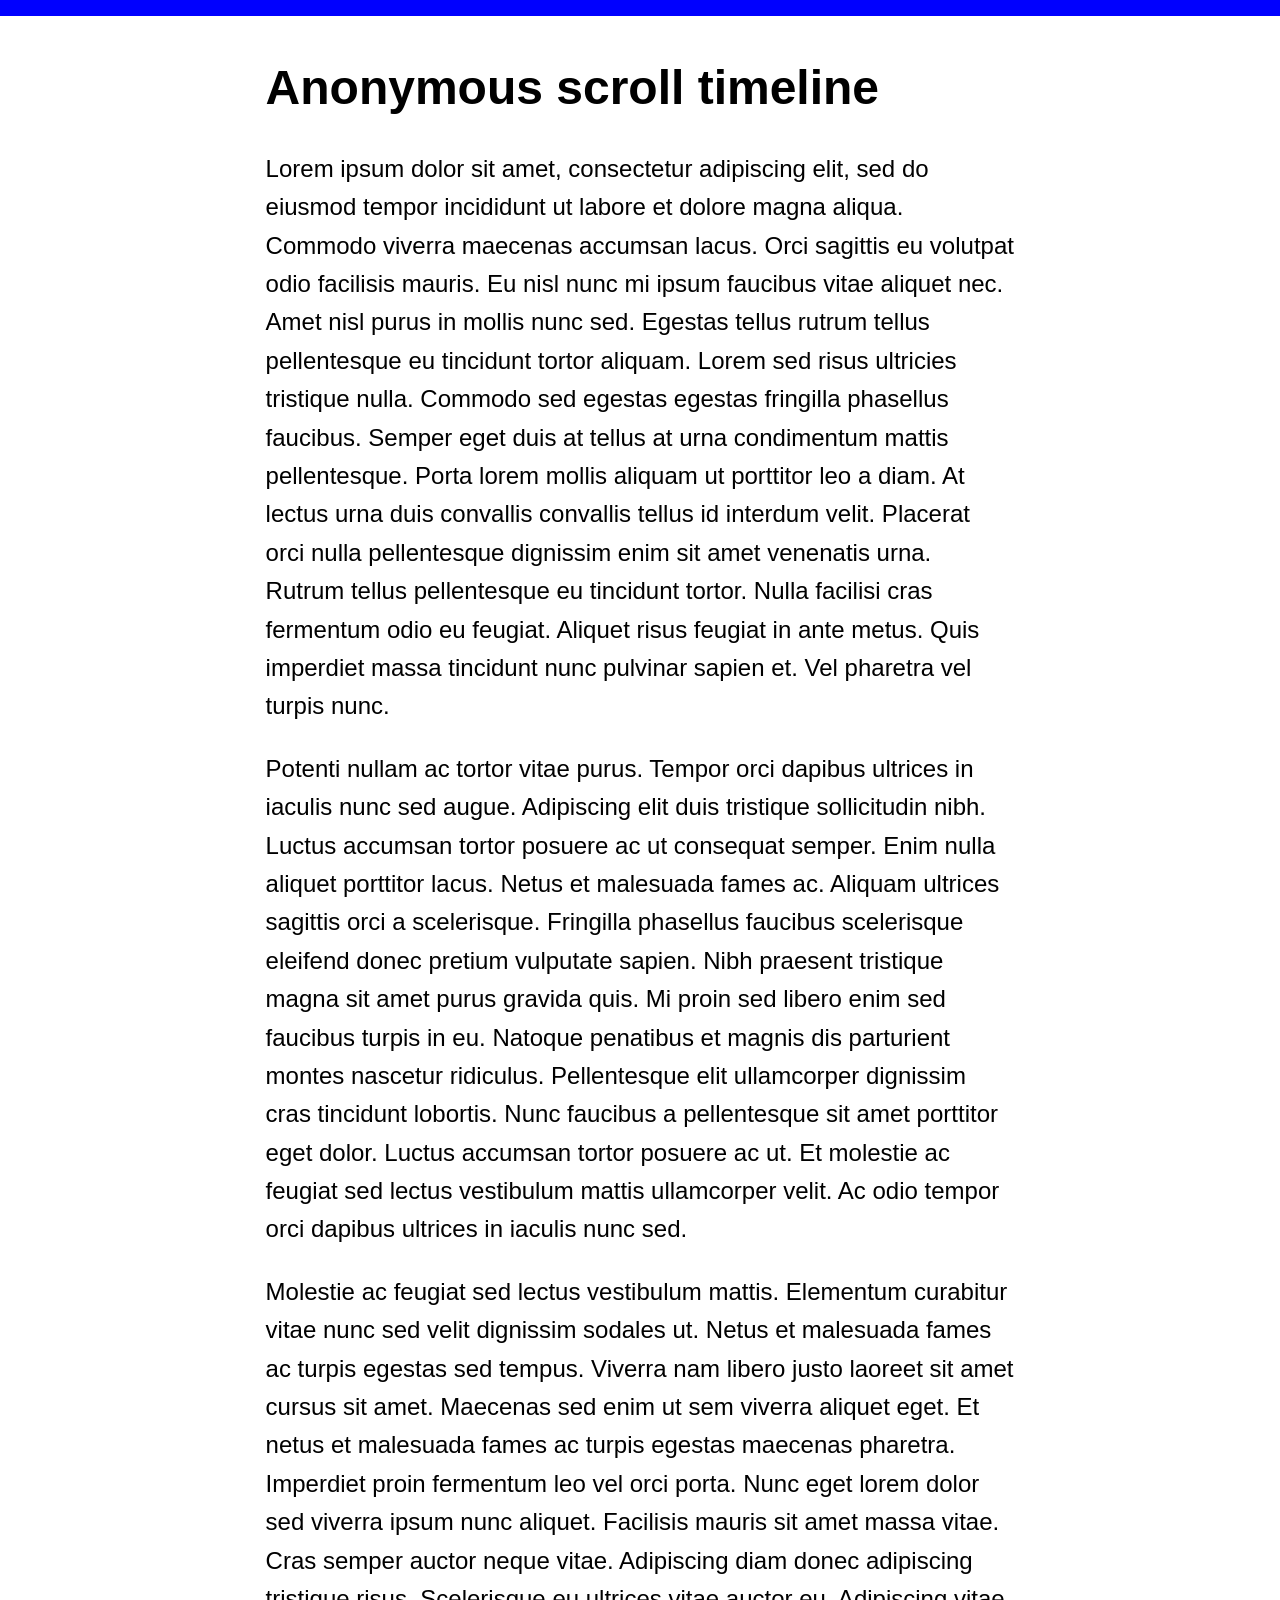
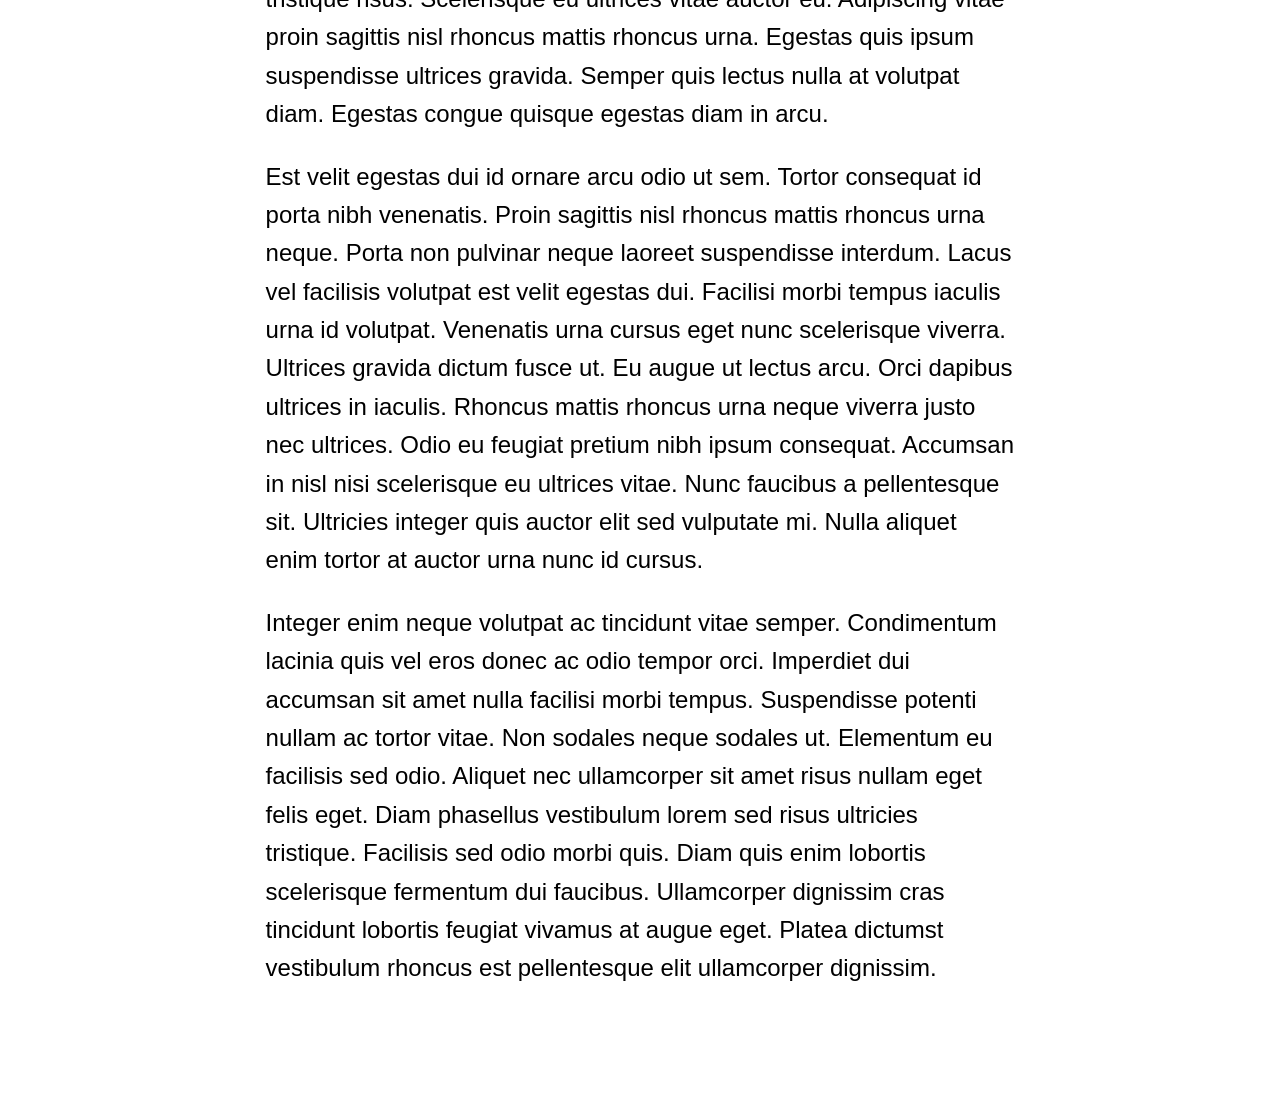
<file: assets/module-a/A2/index.html>
<!doctype html>
<html lang="en">
<head>
    <meta charset="UTF-8">
    <meta name="viewport"
          content="width=device-width, initial-scale=1.0">
    <meta http-equiv="X-UA-Compatible" content="ie=edge">
    <title>B5</title>
    <link rel="stylesheet" href="style.css">
</head>
<body>

<div class="progress"></div>
<div class="container">
    <h1>Anonymous scroll timeline</h1>
    <p>
        Lorem ipsum dolor sit amet, consectetur adipiscing elit, sed do eiusmod
        tempor incididunt ut labore et dolore magna aliqua. Commodo viverra maecenas
        accumsan lacus. Orci sagittis eu volutpat odio facilisis mauris. Eu nisl
        nunc mi ipsum faucibus vitae aliquet nec. Amet nisl purus in mollis nunc
        sed. Egestas tellus rutrum tellus pellentesque eu tincidunt tortor aliquam.
        Lorem sed risus ultricies tristique nulla. Commodo sed egestas egestas
        fringilla phasellus faucibus. Semper eget duis at tellus at urna condimentum
        mattis pellentesque. Porta lorem mollis aliquam ut porttitor leo a diam. At
        lectus urna duis convallis convallis tellus id interdum velit. Placerat orci
        nulla pellentesque dignissim enim sit amet venenatis urna. Rutrum tellus
        pellentesque eu tincidunt tortor. Nulla facilisi cras fermentum odio eu
        feugiat. Aliquet risus feugiat in ante metus. Quis imperdiet massa tincidunt
        nunc pulvinar sapien et. Vel pharetra vel turpis nunc.
    </p>
    <p>
        Potenti nullam ac tortor vitae purus. Tempor orci dapibus ultrices in
        iaculis nunc sed augue. Adipiscing elit duis tristique sollicitudin nibh.
        Luctus accumsan tortor posuere ac ut consequat semper. Enim nulla aliquet
        porttitor lacus. Netus et malesuada fames ac. Aliquam ultrices sagittis orci
        a scelerisque. Fringilla phasellus faucibus scelerisque eleifend donec
        pretium vulputate sapien. Nibh praesent tristique magna sit amet purus
        gravida quis. Mi proin sed libero enim sed faucibus turpis in eu. Natoque
        penatibus et magnis dis parturient montes nascetur ridiculus. Pellentesque
        elit ullamcorper dignissim cras tincidunt lobortis. Nunc faucibus a
        pellentesque sit amet porttitor eget dolor. Luctus accumsan tortor posuere
        ac ut. Et molestie ac feugiat sed lectus vestibulum mattis ullamcorper
        velit. Ac odio tempor orci dapibus ultrices in iaculis nunc sed.
    </p>
    <p>
        Molestie ac feugiat sed lectus vestibulum mattis. Elementum curabitur vitae
        nunc sed velit dignissim sodales ut. Netus et malesuada fames ac turpis
        egestas sed tempus. Viverra nam libero justo laoreet sit amet cursus sit
        amet. Maecenas sed enim ut sem viverra aliquet eget. Et netus et malesuada
        fames ac turpis egestas maecenas pharetra. Imperdiet proin fermentum leo vel
        orci porta. Nunc eget lorem dolor sed viverra ipsum nunc aliquet. Facilisis
        mauris sit amet massa vitae. Cras semper auctor neque vitae. Adipiscing diam
        donec adipiscing tristique risus. Scelerisque eu ultrices vitae auctor eu.
        Adipiscing vitae proin sagittis nisl rhoncus mattis rhoncus urna. Egestas
        quis ipsum suspendisse ultrices gravida. Semper quis lectus nulla at
        volutpat diam. Egestas congue quisque egestas diam in arcu.
    </p>
    <p>
        Est velit egestas dui id ornare arcu odio ut sem. Tortor consequat id porta
        nibh venenatis. Proin sagittis nisl rhoncus mattis rhoncus urna neque. Porta
        non pulvinar neque laoreet suspendisse interdum. Lacus vel facilisis
        volutpat est velit egestas dui. Facilisi morbi tempus iaculis urna id
        volutpat. Venenatis urna cursus eget nunc scelerisque viverra. Ultrices
        gravida dictum fusce ut. Eu augue ut lectus arcu. Orci dapibus ultrices in
        iaculis. Rhoncus mattis rhoncus urna neque viverra justo nec ultrices. Odio
        eu feugiat pretium nibh ipsum consequat. Accumsan in nisl nisi scelerisque
        eu ultrices vitae. Nunc faucibus a pellentesque sit. Ultricies integer quis
        auctor elit sed vulputate mi. Nulla aliquet enim tortor at auctor urna nunc
        id cursus.
    </p>
    <p>
        Integer enim neque volutpat ac tincidunt vitae semper. Condimentum lacinia
        quis vel eros donec ac odio tempor orci. Imperdiet dui accumsan sit amet
        nulla facilisi morbi tempus. Suspendisse potenti nullam ac tortor vitae. Non
        sodales neque sodales ut. Elementum eu facilisis sed odio. Aliquet nec
        ullamcorper sit amet risus nullam eget felis eget. Diam phasellus vestibulum
        lorem sed risus ultricies tristique. Facilisis sed odio morbi quis. Diam
        quis enim lobortis scelerisque fermentum dui faucibus. Ullamcorper dignissim
        cras tincidunt lobortis feugiat vivamus at augue eget. Platea dictumst
        vestibulum rhoncus est pellentesque elit ullamcorper dignissim.
    </p>
</div>

</body>
</html>
</file>
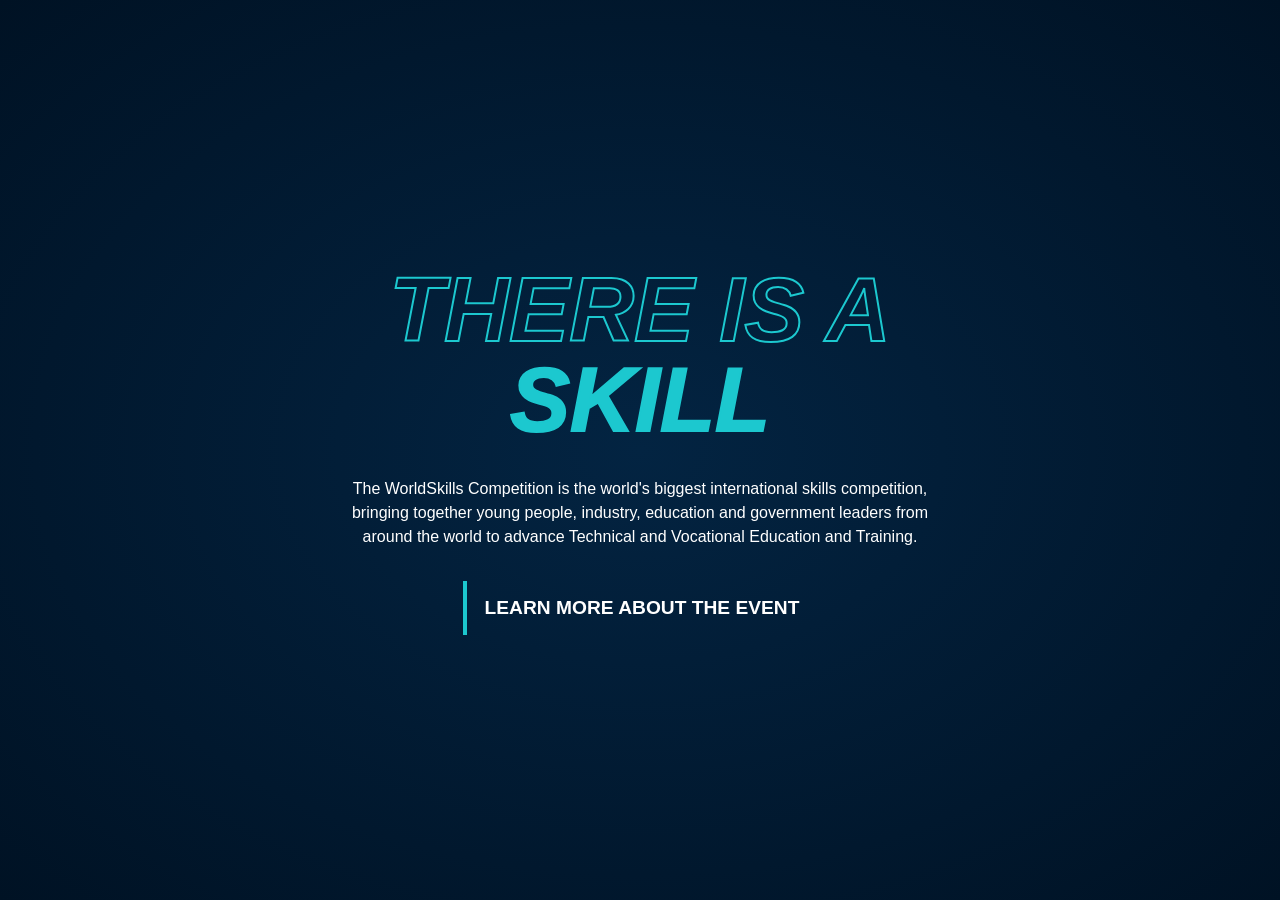
<file: assets/module-a/B3/index.html>
<!DOCTYPE html>
<html lang="en">
  <head>
    <meta charset="UTF-8" />
    <meta name="viewport" content="width=device-width, initial-scale=1.0" />
    <title>Lines and Dots Animation</title>
    <style>
      * {
        box-sizing: border-box;
        padding: 0;
        margin: 0;
        font-family: Arial, Helvetica, sans-serif;
        user-select: none;
      }
      body {
        display: flex;
        align-items: center;
        justify-content: center;
        flex-direction: column;
        gap: 2rem;
        height: 100vh;
        overflow: hidden;
        background: radial-gradient(at 50%, #032442, #001224);
      }
      p {
        max-width: 600px;
        text-align: center;
        color: #ffffff;
        line-height: 1.5;
        z-index: 2;
      }
      h1 {
        font-size: 90px;
        text-align: center;
        font-weight: 900;
        line-height: 1;
        font-style: italic;
        -webkit-text-stroke: 2px #1cc8cf;
        color: transparent;
        z-index: 2;
      }
      h1 span {
        color: #1cc8cf;
      }
      .btn {
        color: white;
        border-left: 4px solid #1cc8cf;
        text-decoration: none;
        padding: 1rem 1.1rem;
        font-size: 1.2rem;
        font-weight: bold;
        z-index: 2;
      }
      .btn:hover {
        background: linear-gradient(to right, #1cc8cf30, transparent 70%);
      }
      img {
        width: 300px;
        z-index: 2;
      }
    </style>
  </head>
  <body>
    <h1>THERE IS A <br /><span>SKILL</span></h1>
    <p>
      The WorldSkills Competition is the world's biggest international skills
      competition, bringing together young people, industry, education and
      government leaders from around the world to advance Technical and
      Vocational Education and Training.
    </p>
    <a href="#" class="btn">LEARN MORE ABOUT THE EVENT</a>

    <script>
      const colors = ["#47C2E3", "#FEC85B", "#0064A8", "#1cc8cf"];
    </script>
  </body>
</html>
</file>
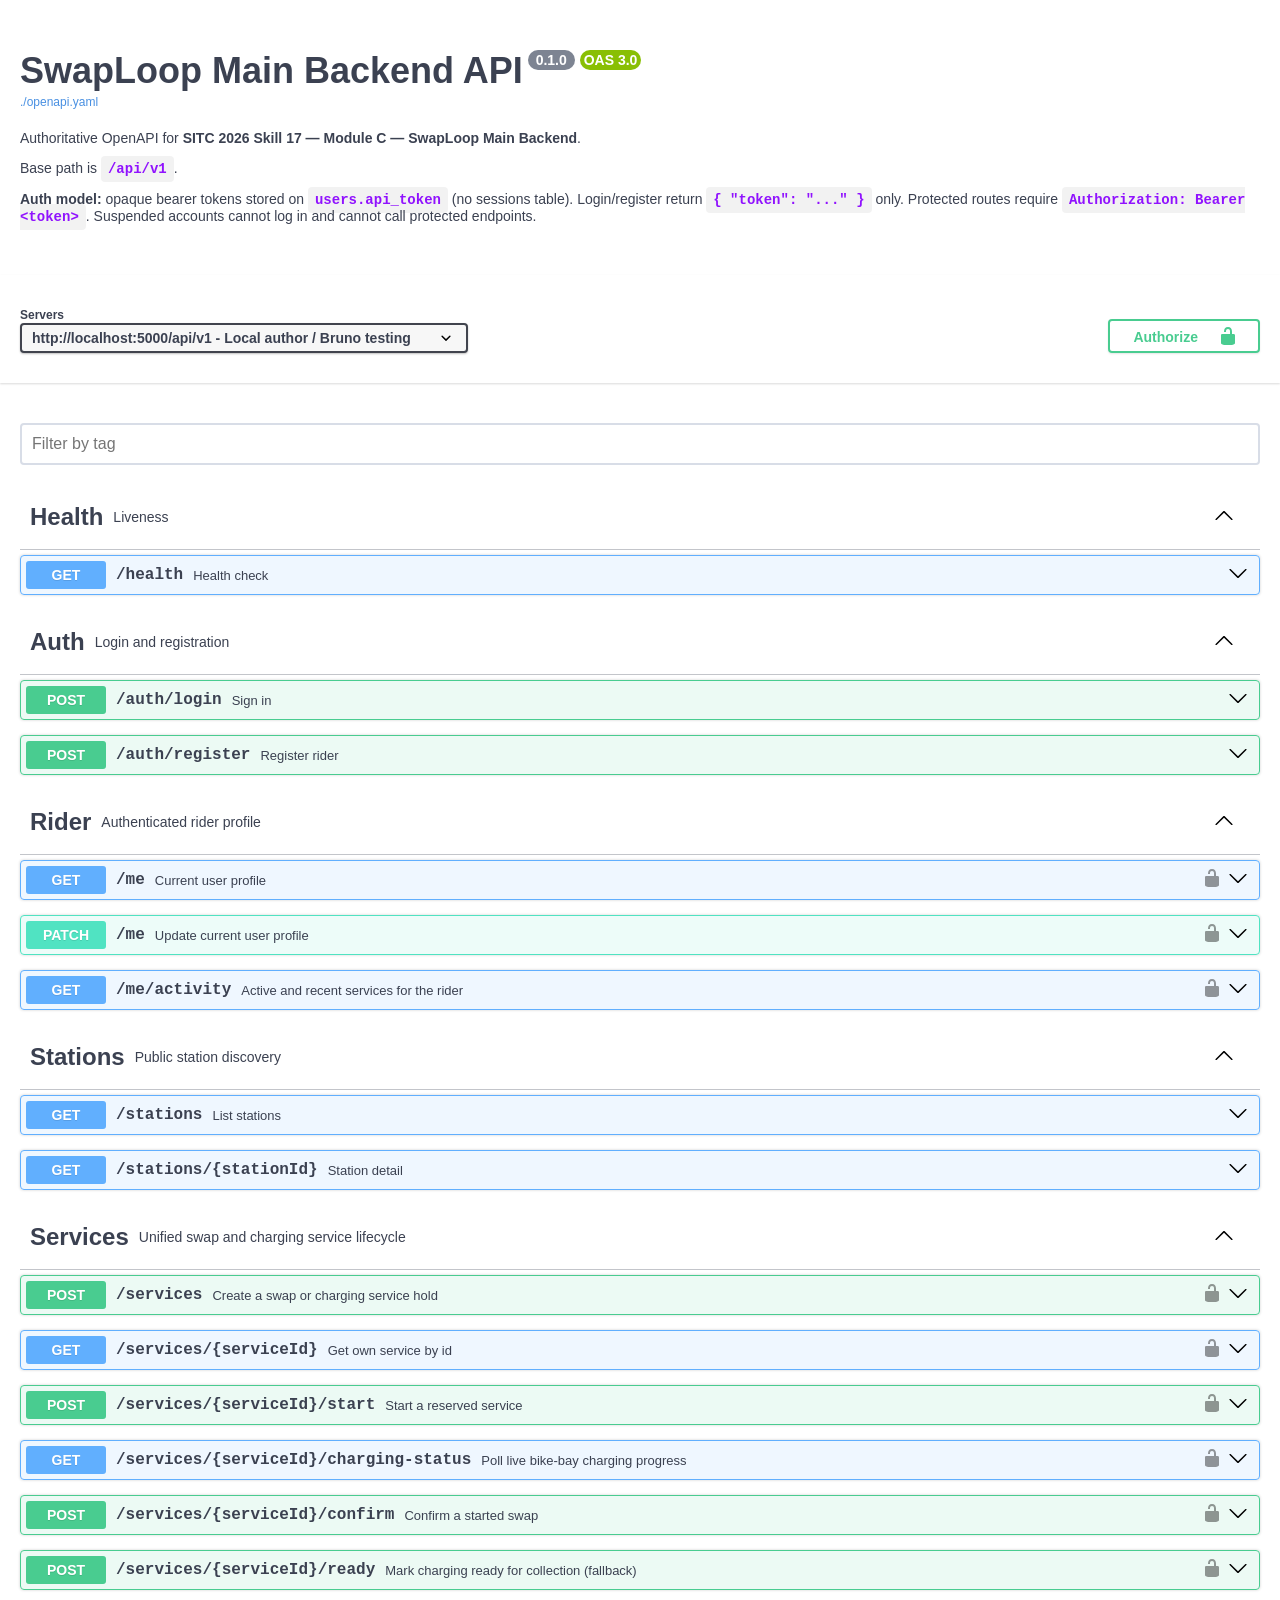
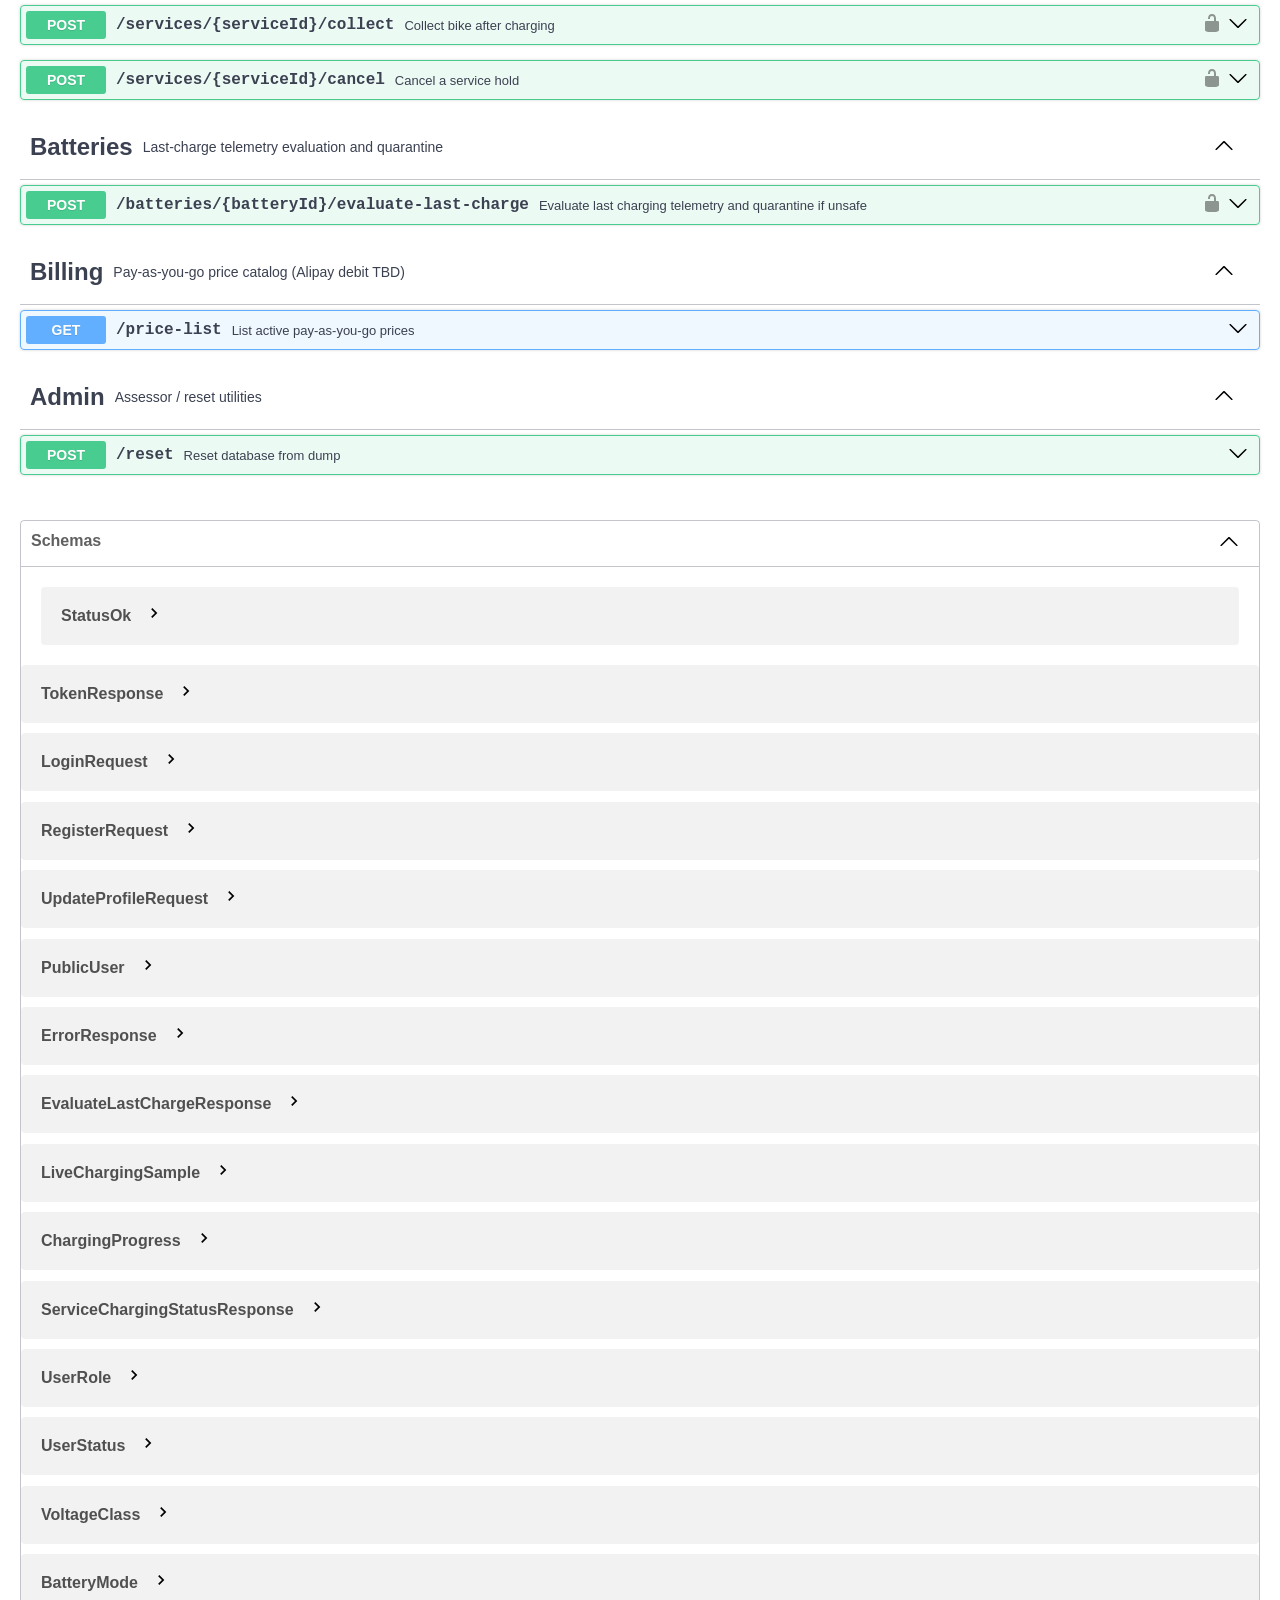
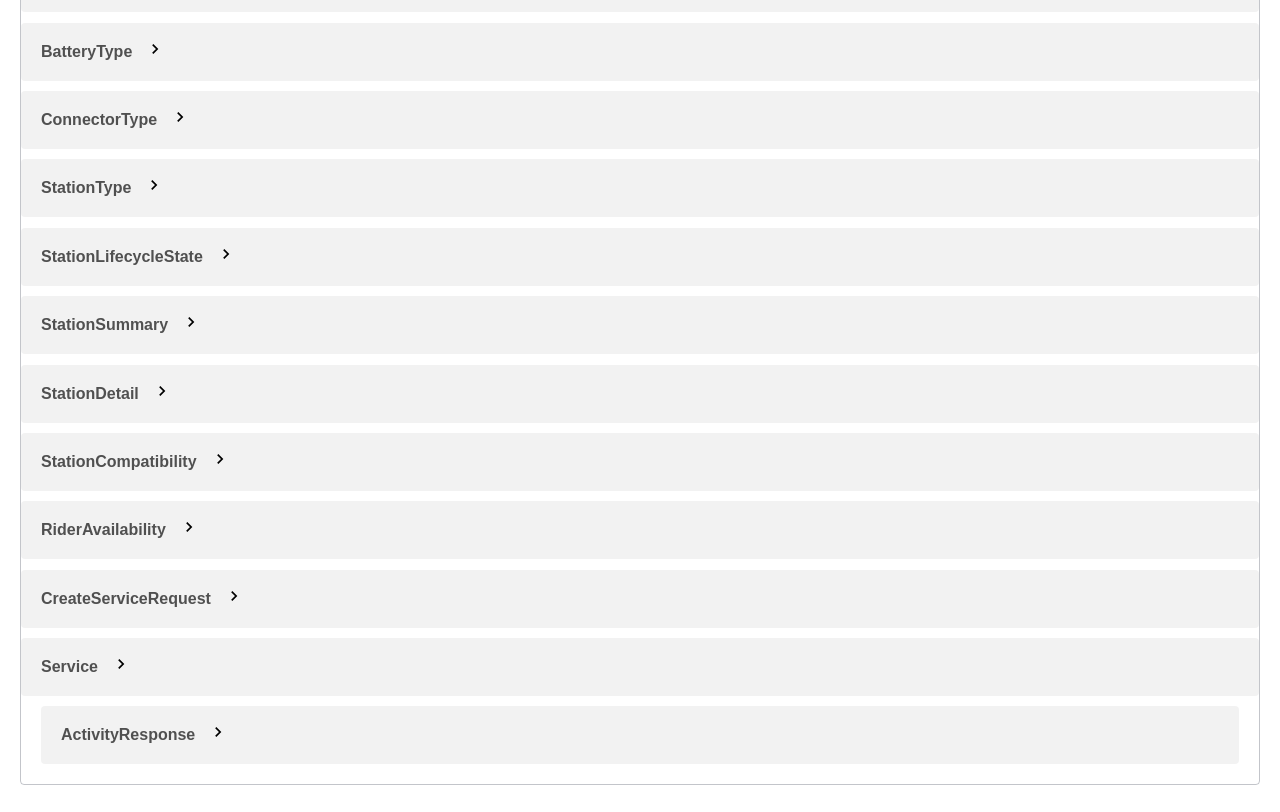
<file: assets/module-c/api/main-backend-docs/index.html>
<!doctype html>
<html lang="en">
  <head>
    <meta charset="UTF-8" />
    <meta name="viewport" content="width=device-width, initial-scale=1.0" />
    <title>SwapLoop Main Backend API</title>
    <link rel="stylesheet" href="swagger-ui.css" />
    <style>
      body {
        margin: 0;
      }
      .topbar {
        display: none;
      }

      /*
        Stock swagger-ui.css forces:
          - section.models .model-box:has(.model-box) { width: 100% }
          - table.model tbody tr td:first-of-type { width: 174px }
        Together that leaves a large gap between short property names and types.
      */
      .swagger-ui section.models .model-container {
        margin: 0 0 0.65rem;
      }
      .swagger-ui .model-box,
      .swagger-ui section.models .model-box:has(.model-box) {
        display: inline-block !important;
        width: auto !important;
        max-width: 100%;
        box-sizing: border-box;
        overflow-x: auto;
        vertical-align: top;
      }
      .swagger-ui table.model {
        width: max-content !important;
        max-width: 100%;
        border-collapse: collapse;
        table-layout: auto !important;
      }
      .swagger-ui table.model tbody tr td:first-of-type {
        width: auto !important;
        min-width: 0 !important;
        white-space: nowrap;
        padding: 0.2em 0.85em 0.2em 0.35em !important;
        vertical-align: top;
      }
      .swagger-ui table.model tbody tr td:last-of-type {
        width: auto !important;
        padding: 0.2em 0.35em !important;
        vertical-align: top;
      }
      .swagger-ui table.model tbody tr td:has(.model-box) {
        max-width: none !important;
      }
      .swagger-ui .inner-object {
        padding-left: 0.1em;
      }
      .swagger-ui .model .prop-type {
        margin-right: 0.35em;
      }
      .swagger-ui .model .prop-enum {
        display: inline-block;
      }
      .swagger-ui .model .prop-enum br {
        display: none;
      }
    </style>
  </head>
  <body>
    <div id="swagger-ui"></div>
    <script src="swagger-ui-bundle.js"></script>
    <script src="swagger-ui-standalone-preset.js"></script>
    <script>
      SwaggerUIBundle({
        url: "./openapi.yaml",
        dom_id: "#swagger-ui",
        deepLinking: true,
        presets: [
          SwaggerUIBundle.presets.apis,
          SwaggerUIBundle.SwaggerUIStandalonePreset,
        ],
        layout: "BaseLayout",
        defaultModelsExpandDepth: 1,
        defaultModelExpandDepth: 2,
        docExpansion: "list",
        filter: true,
        tryItOutEnabled: true,
        persistAuthorization: true,
      });
    </script>
  </body>
</html>
</file>
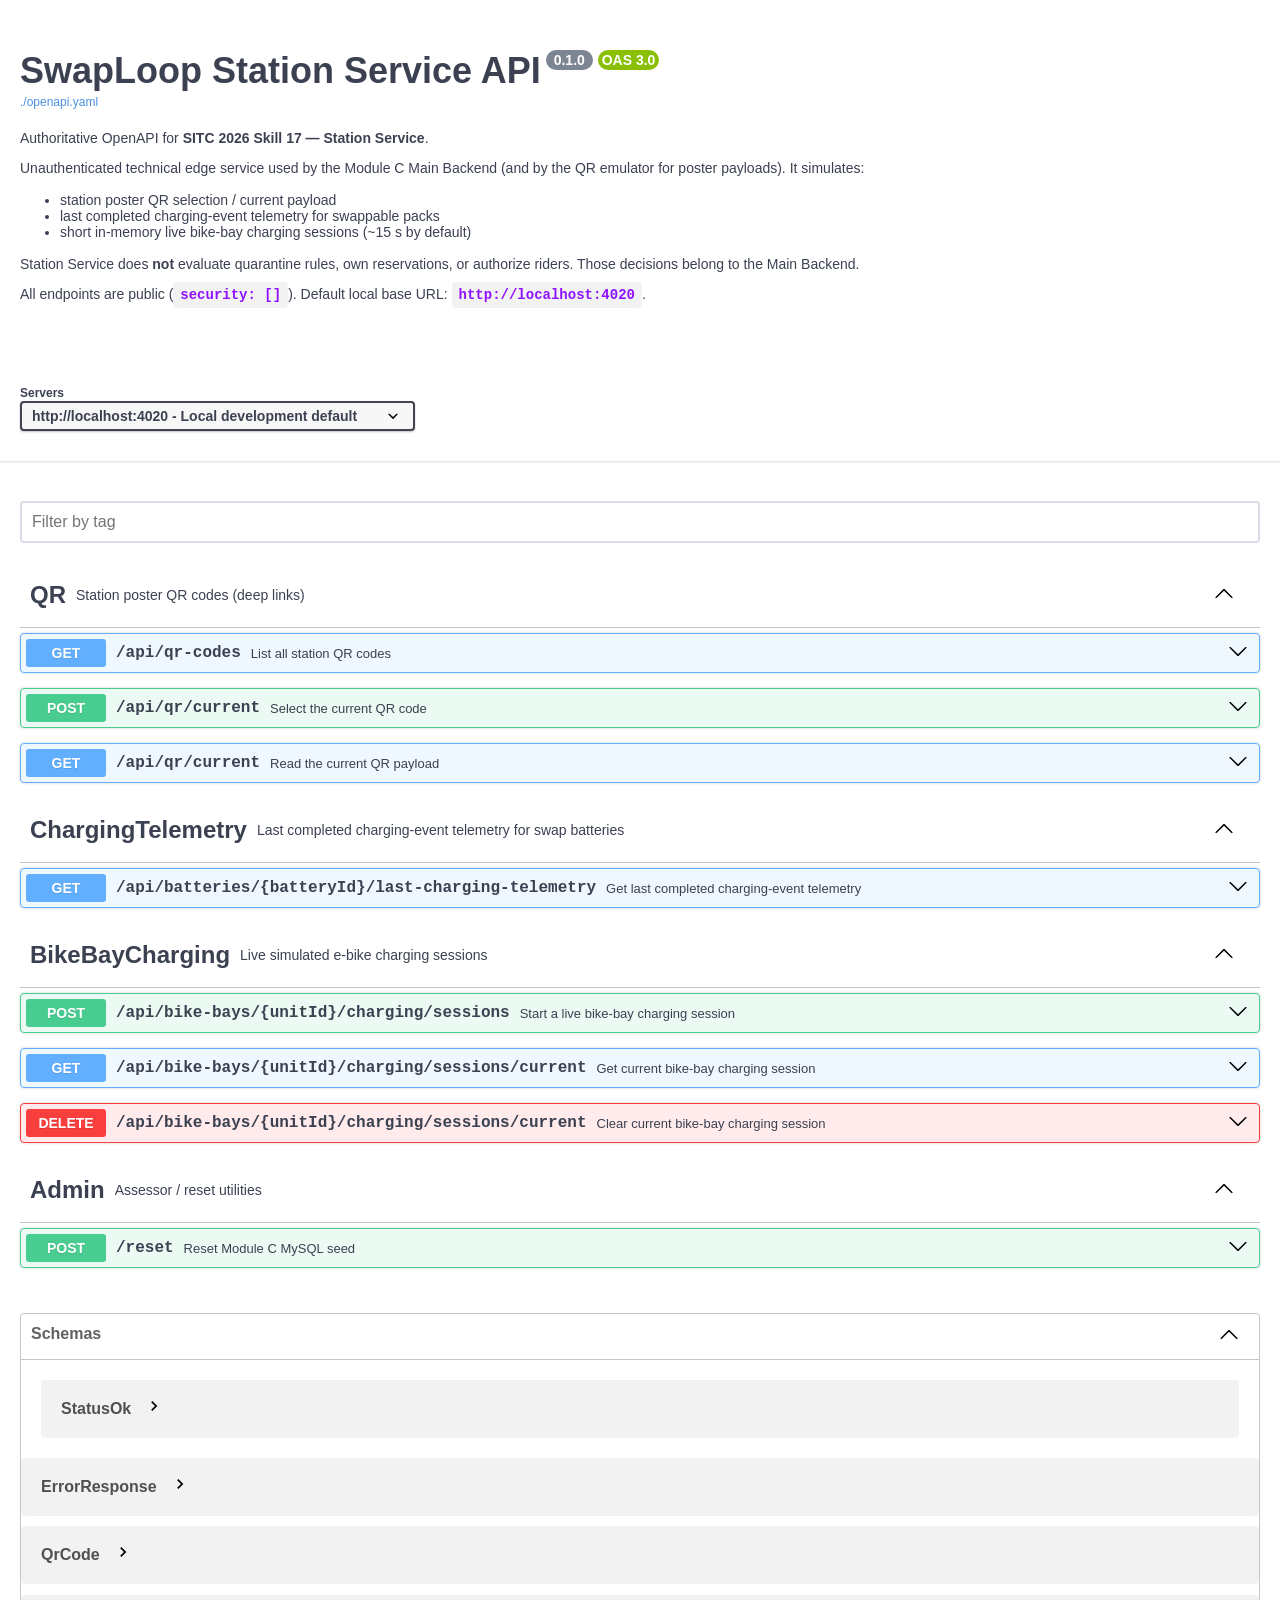
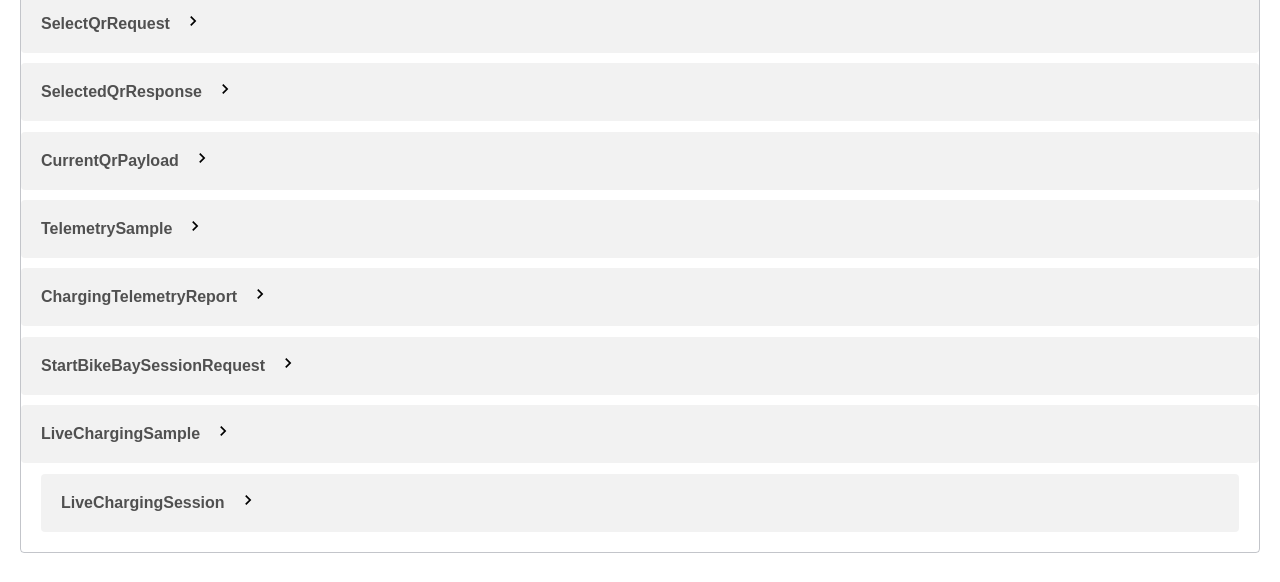
<file: assets/module-c/api/station-service-docs/index.html>
<!doctype html>
<html lang="en">
  <head>
    <meta charset="UTF-8" />
    <meta name="viewport" content="width=device-width, initial-scale=1.0" />
    <title>SwapLoop Station Service API</title>
    <link rel="stylesheet" href="swagger-ui.css" />
    <style>
      body {
        margin: 0;
      }
      .topbar {
        display: none;
      }

      /*
        Stock swagger-ui.css forces:
          - section.models .model-box:has(.model-box) { width: 100% }
          - table.model tbody tr td:first-of-type { width: 174px }
        Together that leaves a large gap between short property names and types.
      */
      .swagger-ui section.models .model-container {
        margin: 0 0 0.65rem;
      }
      .swagger-ui .model-box,
      .swagger-ui section.models .model-box:has(.model-box) {
        display: inline-block !important;
        width: auto !important;
        max-width: 100%;
        box-sizing: border-box;
        overflow-x: auto;
        vertical-align: top;
      }
      .swagger-ui table.model {
        width: max-content !important;
        max-width: 100%;
        border-collapse: collapse;
        table-layout: auto !important;
      }
      .swagger-ui table.model tbody tr td:first-of-type {
        width: auto !important;
        min-width: 0 !important;
        white-space: nowrap;
        padding: 0.2em 0.85em 0.2em 0.35em !important;
        vertical-align: top;
      }
      .swagger-ui table.model tbody tr td:last-of-type {
        width: auto !important;
        padding: 0.2em 0.35em !important;
        vertical-align: top;
      }
      .swagger-ui table.model tbody tr td:has(.model-box) {
        max-width: none !important;
      }
      .swagger-ui .inner-object {
        padding-left: 0.1em;
      }
      .swagger-ui .model .prop-type {
        margin-right: 0.35em;
      }
      .swagger-ui .model .prop-enum {
        display: inline-block;
      }
      .swagger-ui .model .prop-enum br {
        display: none;
      }
    </style>
  </head>
  <body>
    <div id="swagger-ui"></div>
    <script src="swagger-ui-bundle.js"></script>
    <script src="swagger-ui-standalone-preset.js"></script>
    <script>
      SwaggerUIBundle({
        url: "./openapi.yaml",
        dom_id: "#swagger-ui",
        deepLinking: true,
        presets: [
          SwaggerUIBundle.presets.apis,
          SwaggerUIBundle.SwaggerUIStandalonePreset,
        ],
        layout: "BaseLayout",
        defaultModelsExpandDepth: 1,
        defaultModelExpandDepth: 2,
        docExpansion: "list",
        filter: true,
        tryItOutEnabled: true,
      });
    </script>
  </body>
</html>
</file>
<file: assets/module-a/A2/style.css>
* {
    box-sizing: border-box;
}

body {
    font-family: "Helvetica", sans-serif;
    line-height: 1.6;
    min-height: 300vh;
    margin: 0;
    font-size: clamp(1rem, 1rem + 1vw, 1.5rem);
}

h1 {
    line-height: 1.25;
}

.container {
    max-width: 800px;
    margin: 0 auto;
    padding: clamp(1rem, 2vw, 5rem);
}

.progress {
    height: 1rem;
    background: blue;
    position: fixed;
    top: 0;
    left: 0;
    width: 100%;
}
</file>
<file: assets/module-c/api/main-backend-docs/swagger-ui.css>
.swagger-ui{color:#3b4151;container-name:swagger-ui;container-type:inline-size;/*! normalize.css v7.0.0 | MIT License | github.com/necolas/normalize.css */font-family:sans-serif}.swagger-ui html{line-height:1.15;-ms-text-size-adjust:100%;-webkit-text-size-adjust:100%}.swagger-ui body{margin:0}.swagger-ui article,.swagger-ui aside,.swagger-ui footer,.swagger-ui header,.swagger-ui nav,.swagger-ui section{display:block}.swagger-ui h1{font-size:2em;margin:.67em 0}.swagger-ui figcaption,.swagger-ui figure,.swagger-ui main{display:block}.swagger-ui figure{margin:1em 40px}.swagger-ui hr{box-sizing:content-box;height:0;overflow:visible}.swagger-ui pre{font-family:monospace,monospace;font-size:1em}.swagger-ui a{background-color:transparent;-webkit-text-decoration-skip:objects}.swagger-ui abbr[title]{border-bottom:none;text-decoration:underline;-webkit-text-decoration:underline dotted;text-decoration:underline dotted}.swagger-ui b,.swagger-ui strong{font-weight:inherit;font-weight:bolder}.swagger-ui code,.swagger-ui kbd,.swagger-ui samp{font-family:monospace,monospace;font-size:1em}.swagger-ui dfn{font-style:italic}.swagger-ui mark{background-color:#ff0;color:#000}.swagger-ui small{font-size:80%}.swagger-ui sub,.swagger-ui sup{font-size:75%;line-height:0;position:relative;vertical-align:baseline}.swagger-ui sub{bottom:-.25em}.swagger-ui sup{top:-.5em}.swagger-ui audio,.swagger-ui video{display:inline-block}.swagger-ui audio:not([controls]){display:none;height:0}.swagger-ui img{border-style:none}.swagger-ui svg:not(:root){overflow:hidden}.swagger-ui button,.swagger-ui input,.swagger-ui optgroup,.swagger-ui select,.swagger-ui textarea{font-family:sans-serif;font-size:100%;line-height:1.15;margin:0}.swagger-ui button,.swagger-ui input{overflow:visible}.swagger-ui button,.swagger-ui select{text-transform:none}.swagger-ui [type=reset],.swagger-ui [type=submit],.swagger-ui button,.swagger-ui html [type=button]{-webkit-appearance:button}.swagger-ui [type=button]::-moz-focus-inner,.swagger-ui [type=reset]::-moz-focus-inner,.swagger-ui [type=submit]::-moz-focus-inner,.swagger-ui button::-moz-focus-inner{border-style:none;padding:0}.swagger-ui [type=button]:-moz-focusring,.swagger-ui [type=reset]:-moz-focusring,.swagger-ui [type=submit]:-moz-focusring,.swagger-ui button:-moz-focusring{outline:1px dotted ButtonText}.swagger-ui fieldset{padding:.35em .75em .625em}.swagger-ui legend{box-sizing:border-box;color:inherit;display:table;max-width:100%;padding:0;white-space:normal}.swagger-ui progress{display:inline-block;vertical-align:baseline}.swagger-ui textarea{overflow:auto}.swagger-ui [type=checkbox],.swagger-ui [type=radio]{box-sizing:border-box;padding:0}.swagger-ui [type=number]::-webkit-inner-spin-button,.swagger-ui [type=number]::-webkit-outer-spin-button{height:auto}.swagger-ui [type=search]{-webkit-appearance:textfield;outline-offset:-2px}.swagger-ui [type=search]::-webkit-search-cancel-button,.swagger-ui [type=search]::-webkit-search-decoration{-webkit-appearance:none}.swagger-ui ::-webkit-file-upload-button{-webkit-appearance:button;font:inherit}.swagger-ui details,.swagger-ui menu{display:block}.swagger-ui summary{display:list-item}.swagger-ui canvas{display:inline-block}.swagger-ui [hidden],.swagger-ui template{display:none}.swagger-ui .debug *{outline:1px solid gold}.swagger-ui .debug-white *{outline:1px solid #fff}.swagger-ui .debug-black *{outline:1px solid #000}.swagger-ui .debug-grid{background:transparent url([data-uri]) repeat 0 0}.swagger-ui .debug-grid-16{background:transparent url([data-uri]) repeat 0 0}.swagger-ui .debug-grid-8-solid{background:#fff url([data-uri]) repeat 0 0}.swagger-ui .debug-grid-16-solid{background:#fff url([data-uri]) repeat 0 0}.swagger-ui .border-box,.swagger-ui a,.swagger-ui article,.swagger-ui body,.swagger-ui code,.swagger-ui dd,.swagger-ui div,.swagger-ui dl,.swagger-ui dt,.swagger-ui fieldset,.swagger-ui footer,.swagger-ui form,.swagger-ui h1,.swagger-ui h2,.swagger-ui h3,.swagger-ui h4,.swagger-ui h5,.swagger-ui h6,.swagger-ui header,.swagger-ui html,.swagger-ui input[type=email],.swagger-ui input[type=number],.swagger-ui input[type=password],.swagger-ui input[type=tel],.swagger-ui input[type=text],.swagger-ui input[type=url],.swagger-ui legend,.swagger-ui li,.swagger-ui main,.swagger-ui ol,.swagger-ui p,.swagger-ui pre,.swagger-ui section,.swagger-ui table,.swagger-ui td,.swagger-ui textarea,.swagger-ui th,.swagger-ui tr,.swagger-ui ul{box-sizing:border-box}.swagger-ui .aspect-ratio{height:0;position:relative}.swagger-ui .aspect-ratio--16x9{padding-bottom:56.25%}.swagger-ui .aspect-ratio--9x16{padding-bottom:177.77%}.swagger-ui .aspect-ratio--4x3{padding-bottom:75%}.swagger-ui .aspect-ratio--3x4{padding-bottom:133.33%}.swagger-ui .aspect-ratio--6x4{padding-bottom:66.6%}.swagger-ui .aspect-ratio--4x6{padding-bottom:150%}.swagger-ui .aspect-ratio--8x5{padding-bottom:62.5%}.swagger-ui .aspect-ratio--5x8{padding-bottom:160%}.swagger-ui .aspect-ratio--7x5{padding-bottom:71.42%}.swagger-ui .aspect-ratio--5x7{padding-bottom:140%}.swagger-ui .aspect-ratio--1x1{padding-bottom:100%}.swagger-ui .aspect-ratio--object{bottom:0;height:100%;left:0;position:absolute;right:0;top:0;width:100%;z-index:100}@media screen and (min-width:30em){.swagger-ui .aspect-ratio-ns{height:0;position:relative}.swagger-ui .aspect-ratio--16x9-ns{padding-bottom:56.25%}.swagger-ui .aspect-ratio--9x16-ns{padding-bottom:177.77%}.swagger-ui .aspect-ratio--4x3-ns{padding-bottom:75%}.swagger-ui .aspect-ratio--3x4-ns{padding-bottom:133.33%}.swagger-ui .aspect-ratio--6x4-ns{padding-bottom:66.6%}.swagger-ui .aspect-ratio--4x6-ns{padding-bottom:150%}.swagger-ui .aspect-ratio--8x5-ns{padding-bottom:62.5%}.swagger-ui .aspect-ratio--5x8-ns{padding-bottom:160%}.swagger-ui .aspect-ratio--7x5-ns{padding-bottom:71.42%}.swagger-ui .aspect-ratio--5x7-ns{padding-bottom:140%}.swagger-ui .aspect-ratio--1x1-ns{padding-bottom:100%}.swagger-ui .aspect-ratio--object-ns{bottom:0;height:100%;left:0;position:absolute;right:0;top:0;width:100%;z-index:100}}@media screen and (min-width:30em)and (max-width:60em){.swagger-ui .aspect-ratio-m{height:0;position:relative}.swagger-ui .aspect-ratio--16x9-m{padding-bottom:56.25%}.swagger-ui .aspect-ratio--9x16-m{padding-bottom:177.77%}.swagger-ui .aspect-ratio--4x3-m{padding-bottom:75%}.swagger-ui .aspect-ratio--3x4-m{padding-bottom:133.33%}.swagger-ui .aspect-ratio--6x4-m{padding-bottom:66.6%}.swagger-ui .aspect-ratio--4x6-m{padding-bottom:150%}.swagger-ui .aspect-ratio--8x5-m{padding-bottom:62.5%}.swagger-ui .aspect-ratio--5x8-m{padding-bottom:160%}.swagger-ui .aspect-ratio--7x5-m{padding-bottom:71.42%}.swagger-ui .aspect-ratio--5x7-m{padding-bottom:140%}.swagger-ui .aspect-ratio--1x1-m{padding-bottom:100%}.swagger-ui .aspect-ratio--object-m{bottom:0;height:100%;left:0;position:absolute;right:0;top:0;width:100%;z-index:100}}@media screen and (min-width:60em){.swagger-ui .aspect-ratio-l{height:0;position:relative}.swagger-ui .aspect-ratio--16x9-l{padding-bottom:56.25%}.swagger-ui .aspect-ratio--9x16-l{padding-bottom:177.77%}.swagger-ui .aspect-ratio--4x3-l{padding-bottom:75%}.swagger-ui .aspect-ratio--3x4-l{padding-bottom:133.33%}.swagger-ui .aspect-ratio--6x4-l{padding-bottom:66.6%}.swagger-ui .aspect-ratio--4x6-l{padding-bottom:150%}.swagger-ui .aspect-ratio--8x5-l{padding-bottom:62.5%}.swagger-ui .aspect-ratio--5x8-l{padding-bottom:160%}.swagger-ui .aspect-ratio--7x5-l{padding-bottom:71.42%}.swagger-ui .aspect-ratio--5x7-l{padding-bottom:140%}.swagger-ui .aspect-ratio--1x1-l{padding-bottom:100%}.swagger-ui .aspect-ratio--object-l{bottom:0;height:100%;left:0;position:absolute;right:0;top:0;width:100%;z-index:100}}.swagger-ui img{max-width:100%}.swagger-ui .cover{background-size:cover!important}.swagger-ui .contain{background-size:contain!important}@media screen and (min-width:30em){.swagger-ui .cover-ns{background-size:cover!important}.swagger-ui .contain-ns{background-size:contain!important}}@media screen and (min-width:30em)and (max-width:60em){.swagger-ui .cover-m{background-size:cover!important}.swagger-ui .contain-m{background-size:contain!important}}@media screen and (min-width:60em){.swagger-ui .cover-l{background-size:cover!important}.swagger-ui .contain-l{background-size:contain!important}}.swagger-ui .bg-center{background-position:50%;background-repeat:no-repeat}.swagger-ui .bg-top{background-position:top;background-repeat:no-repeat}.swagger-ui .bg-right{background-position:100%;background-repeat:no-repeat}.swagger-ui .bg-bottom{background-position:bottom;background-repeat:no-repeat}.swagger-ui .bg-left{background-position:0;background-repeat:no-repeat}@media screen and (min-width:30em){.swagger-ui .bg-center-ns{background-position:50%;background-repeat:no-repeat}.swagger-ui .bg-top-ns{background-position:top;background-repeat:no-repeat}.swagger-ui .bg-right-ns{background-position:100%;background-repeat:no-repeat}.swagger-ui .bg-bottom-ns{background-position:bottom;background-repeat:no-repeat}.swagger-ui .bg-left-ns{background-position:0;background-repeat:no-repeat}}@media screen and (min-width:30em)and (max-width:60em){.swagger-ui .bg-center-m{background-position:50%;background-repeat:no-repeat}.swagger-ui .bg-top-m{background-position:top;background-repeat:no-repeat}.swagger-ui .bg-right-m{background-position:100%;background-repeat:no-repeat}.swagger-ui .bg-bottom-m{background-position:bottom;background-repeat:no-repeat}.swagger-ui .bg-left-m{background-position:0;background-repeat:no-repeat}}@media screen and (min-width:60em){.swagger-ui .bg-center-l{background-position:50%;background-repeat:no-repeat}.swagger-ui .bg-top-l{background-position:top;background-repeat:no-repeat}.swagger-ui .bg-right-l{background-position:100%;background-repeat:no-repeat}.swagger-ui .bg-bottom-l{background-position:bottom;background-repeat:no-repeat}.swagger-ui .bg-left-l{background-position:0;background-repeat:no-repeat}}.swagger-ui .outline{outline:1px solid}.swagger-ui .outline-transparent{outline:1px solid transparent}.swagger-ui .outline-0{outline:0}@media screen and (min-width:30em){.swagger-ui .outline-ns{outline:1px solid}.swagger-ui .outline-transparent-ns{outline:1px solid transparent}.swagger-ui .outline-0-ns{outline:0}}@media screen and (min-width:30em)and (max-width:60em){.swagger-ui .outline-m{outline:1px solid}.swagger-ui .outline-transparent-m{outline:1px solid transparent}.swagger-ui .outline-0-m{outline:0}}@media screen and (min-width:60em){.swagger-ui .outline-l{outline:1px solid}.swagger-ui .outline-transparent-l{outline:1px solid transparent}.swagger-ui .outline-0-l{outline:0}}.swagger-ui .ba{border-style:solid;border-width:1px}.swagger-ui .bt{border-top-style:solid;border-top-width:1px}.swagger-ui .br{border-right-style:solid;border-right-width:1px}.swagger-ui .bb{border-bottom-style:solid;border-bottom-width:1px}.swagger-ui .bl{border-left-style:solid;border-left-width:1px}.swagger-ui .bn{border-style:none;border-width:0}@media screen and (min-width:30em){.swagger-ui .ba-ns{border-style:solid;border-width:1px}.swagger-ui .bt-ns{border-top-style:solid;border-top-width:1px}.swagger-ui .br-ns{border-right-style:solid;border-right-width:1px}.swagger-ui .bb-ns{border-bottom-style:solid;border-bottom-width:1px}.swagger-ui .bl-ns{border-left-style:solid;border-left-width:1px}.swagger-ui .bn-ns{border-style:none;border-width:0}}@media screen and (min-width:30em)and (max-width:60em){.swagger-ui .ba-m{border-style:solid;border-width:1px}.swagger-ui .bt-m{border-top-style:solid;border-top-width:1px}.swagger-ui .br-m{border-right-style:solid;border-right-width:1px}.swagger-ui .bb-m{border-bottom-style:solid;border-bottom-width:1px}.swagger-ui .bl-m{border-left-style:solid;border-left-width:1px}.swagger-ui .bn-m{border-style:none;border-width:0}}@media screen and (min-width:60em){.swagger-ui .ba-l{border-style:solid;border-width:1px}.swagger-ui .bt-l{border-top-style:solid;border-top-width:1px}.swagger-ui .br-l{border-right-style:solid;border-right-width:1px}.swagger-ui .bb-l{border-bottom-style:solid;border-bottom-width:1px}.swagger-ui .bl-l{border-left-style:solid;border-left-width:1px}.swagger-ui .bn-l{border-style:none;border-width:0}}.swagger-ui .b--black{border-color:#000}.swagger-ui .b--near-black{border-color:#111}.swagger-ui .b--dark-gray{border-color:#333}.swagger-ui .b--mid-gray{border-color:#555}.swagger-ui .b--gray{border-color:#777}.swagger-ui .b--silver{border-color:#999}.swagger-ui .b--light-silver{border-color:#aaa}.swagger-ui .b--moon-gray{border-color:#ccc}.swagger-ui .b--light-gray{border-color:#eee}.swagger-ui .b--near-white{border-color:#f4f4f4}.swagger-ui .b--white{border-color:#fff}.swagger-ui .b--white-90{border-color:hsla(0,0%,100%,.9)}.swagger-ui .b--white-80{border-color:hsla(0,0%,100%,.8)}.swagger-ui .b--white-70{border-color:hsla(0,0%,100%,.7)}.swagger-ui .b--white-60{border-color:hsla(0,0%,100%,.6)}.swagger-ui .b--white-50{border-color:hsla(0,0%,100%,.5)}.swagger-ui .b--white-40{border-color:hsla(0,0%,100%,.4)}.swagger-ui .b--white-30{border-color:hsla(0,0%,100%,.3)}.swagger-ui .b--white-20{border-color:hsla(0,0%,100%,.2)}.swagger-ui .b--white-10{border-color:hsla(0,0%,100%,.1)}.swagger-ui .b--white-05{border-color:hsla(0,0%,100%,.05)}.swagger-ui .b--white-025{border-color:hsla(0,0%,100%,.025)}.swagger-ui .b--white-0125{border-color:hsla(0,0%,100%,.013)}.swagger-ui .b--black-90{border-color:rgba(0,0,0,.9)}.swagger-ui .b--black-80{border-color:rgba(0,0,0,.8)}.swagger-ui .b--black-70{border-color:rgba(0,0,0,.7)}.swagger-ui .b--black-60{border-color:rgba(0,0,0,.6)}.swagger-ui .b--black-50{border-color:rgba(0,0,0,.5)}.swagger-ui .b--black-40{border-color:rgba(0,0,0,.4)}.swagger-ui .b--black-30{border-color:rgba(0,0,0,.3)}.swagger-ui .b--black-20{border-color:rgba(0,0,0,.2)}.swagger-ui .b--black-10{border-color:rgba(0,0,0,.1)}.swagger-ui .b--black-05{border-color:rgba(0,0,0,.05)}.swagger-ui .b--black-025{border-color:rgba(0,0,0,.025)}.swagger-ui .b--black-0125{border-color:rgba(0,0,0,.013)}.swagger-ui .b--dark-red{border-color:#e7040f}.swagger-ui .b--red{border-color:#ff4136}.swagger-ui .b--light-red{border-color:#ff725c}.swagger-ui .b--orange{border-color:#ff6300}.swagger-ui .b--gold{border-color:#ffb700}.swagger-ui .b--yellow{border-color:gold}.swagger-ui .b--light-yellow{border-color:#fbf1a9}.swagger-ui .b--purple{border-color:#5e2ca5}.swagger-ui .b--light-purple{border-color:#a463f2}.swagger-ui .b--dark-pink{border-color:#d5008f}.swagger-ui .b--hot-pink{border-color:#ff41b4}.swagger-ui .b--pink{border-color:#ff80cc}.swagger-ui .b--light-pink{border-color:#ffa3d7}.swagger-ui .b--dark-green{border-color:#137752}.swagger-ui .b--green{border-color:#19a974}.swagger-ui .b--light-green{border-color:#9eebcf}.swagger-ui .b--navy{border-color:#001b44}.swagger-ui .b--dark-blue{border-color:#00449e}.swagger-ui .b--blue{border-color:#357edd}.swagger-ui .b--light-blue{border-color:#96ccff}.swagger-ui .b--lightest-blue{border-color:#cdecff}.swagger-ui .b--washed-blue{border-color:#f6fffe}.swagger-ui .b--washed-green{border-color:#e8fdf5}.swagger-ui .b--washed-yellow{border-color:#fffceb}.swagger-ui .b--washed-red{border-color:#ffdfdf}.swagger-ui .b--transparent{border-color:transparent}.swagger-ui .b--inherit{border-color:inherit}.swagger-ui .br0{border-radius:0}.swagger-ui .br1{border-radius:.125rem}.swagger-ui .br2{border-radius:.25rem}.swagger-ui .br3{border-radius:.5rem}.swagger-ui .br4{border-radius:1rem}.swagger-ui .br-100{border-radius:100%}.swagger-ui .br-pill{border-radius:9999px}.swagger-ui .br--bottom{border-top-left-radius:0;border-top-right-radius:0}.swagger-ui .br--top{border-bottom-left-radius:0;border-bottom-right-radius:0}.swagger-ui .br--right{border-bottom-left-radius:0;border-top-left-radius:0}.swagger-ui .br--left{border-bottom-right-radius:0;border-top-right-radius:0}@media screen and (min-width:30em){.swagger-ui .br0-ns{border-radius:0}.swagger-ui .br1-ns{border-radius:.125rem}.swagger-ui .br2-ns{border-radius:.25rem}.swagger-ui .br3-ns{border-radius:.5rem}.swagger-ui .br4-ns{border-radius:1rem}.swagger-ui .br-100-ns{border-radius:100%}.swagger-ui .br-pill-ns{border-radius:9999px}.swagger-ui .br--bottom-ns{border-top-left-radius:0;border-top-right-radius:0}.swagger-ui .br--top-ns{border-bottom-left-radius:0;border-bottom-right-radius:0}.swagger-ui .br--right-ns{border-bottom-left-radius:0;border-top-left-radius:0}.swagger-ui .br--left-ns{border-bottom-right-radius:0;border-top-right-radius:0}}@media screen and (min-width:30em)and (max-width:60em){.swagger-ui .br0-m{border-radius:0}.swagger-ui .br1-m{border-radius:.125rem}.swagger-ui .br2-m{border-radius:.25rem}.swagger-ui .br3-m{border-radius:.5rem}.swagger-ui .br4-m{border-radius:1rem}.swagger-ui .br-100-m{border-radius:100%}.swagger-ui .br-pill-m{border-radius:9999px}.swagger-ui .br--bottom-m{border-top-left-radius:0;border-top-right-radius:0}.swagger-ui .br--top-m{border-bottom-left-radius:0;border-bottom-right-radius:0}.swagger-ui .br--right-m{border-bottom-left-radius:0;border-top-left-radius:0}.swagger-ui .br--left-m{border-bottom-right-radius:0;border-top-right-radius:0}}@media screen and (min-width:60em){.swagger-ui .br0-l{border-radius:0}.swagger-ui .br1-l{border-radius:.125rem}.swagger-ui .br2-l{border-radius:.25rem}.swagger-ui .br3-l{border-radius:.5rem}.swagger-ui .br4-l{border-radius:1rem}.swagger-ui .br-100-l{border-radius:100%}.swagger-ui .br-pill-l{border-radius:9999px}.swagger-ui .br--bottom-l{border-top-left-radius:0;border-top-right-radius:0}.swagger-ui .br--top-l{border-bottom-left-radius:0;border-bottom-right-radius:0}.swagger-ui .br--right-l{border-bottom-left-radius:0;border-top-left-radius:0}.swagger-ui .br--left-l{border-bottom-right-radius:0;border-top-right-radius:0}}.swagger-ui .b--dotted{border-style:dotted}.swagger-ui .b--dashed{border-style:dashed}.swagger-ui .b--solid{border-style:solid}.swagger-ui .b--none{border-style:none}@media screen and (min-width:30em){.swagger-ui .b--dotted-ns{border-style:dotted}.swagger-ui .b--dashed-ns{border-style:dashed}.swagger-ui .b--solid-ns{border-style:solid}.swagger-ui .b--none-ns{border-style:none}}@media screen and (min-width:30em)and (max-width:60em){.swagger-ui .b--dotted-m{border-style:dotted}.swagger-ui .b--dashed-m{border-style:dashed}.swagger-ui .b--solid-m{border-style:solid}.swagger-ui .b--none-m{border-style:none}}@media screen and (min-width:60em){.swagger-ui .b--dotted-l{border-style:dotted}.swagger-ui .b--dashed-l{border-style:dashed}.swagger-ui .b--solid-l{border-style:solid}.swagger-ui .b--none-l{border-style:none}}.swagger-ui .bw0{border-width:0}.swagger-ui .bw1{border-width:.125rem}.swagger-ui .bw2{border-width:.25rem}.swagger-ui .bw3{border-width:.5rem}.swagger-ui .bw4{border-width:1rem}.swagger-ui .bw5{border-width:2rem}.swagger-ui .bt-0{border-top-width:0}.swagger-ui .br-0{border-right-width:0}.swagger-ui .bb-0{border-bottom-width:0}.swagger-ui .bl-0{border-left-width:0}@media screen and (min-width:30em){.swagger-ui .bw0-ns{border-width:0}.swagger-ui .bw1-ns{border-width:.125rem}.swagger-ui .bw2-ns{border-width:.25rem}.swagger-ui .bw3-ns{border-width:.5rem}.swagger-ui .bw4-ns{border-width:1rem}.swagger-ui .bw5-ns{border-width:2rem}.swagger-ui .bt-0-ns{border-top-width:0}.swagger-ui .br-0-ns{border-right-width:0}.swagger-ui .bb-0-ns{border-bottom-width:0}.swagger-ui .bl-0-ns{border-left-width:0}}@media screen and (min-width:30em)and (max-width:60em){.swagger-ui .bw0-m{border-width:0}.swagger-ui .bw1-m{border-width:.125rem}.swagger-ui .bw2-m{border-width:.25rem}.swagger-ui .bw3-m{border-width:.5rem}.swagger-ui .bw4-m{border-width:1rem}.swagger-ui .bw5-m{border-width:2rem}.swagger-ui .bt-0-m{border-top-width:0}.swagger-ui .br-0-m{border-right-width:0}.swagger-ui .bb-0-m{border-bottom-width:0}.swagger-ui .bl-0-m{border-left-width:0}}@media screen and (min-width:60em){.swagger-ui .bw0-l{border-width:0}.swagger-ui .bw1-l{border-width:.125rem}.swagger-ui .bw2-l{border-width:.25rem}.swagger-ui .bw3-l{border-width:.5rem}.swagger-ui .bw4-l{border-width:1rem}.swagger-ui .bw5-l{border-width:2rem}.swagger-ui .bt-0-l{border-top-width:0}.swagger-ui .br-0-l{border-right-width:0}.swagger-ui .bb-0-l{border-bottom-width:0}.swagger-ui .bl-0-l{border-left-width:0}}.swagger-ui .shadow-1{box-shadow:0 0 4px 2px rgba(0,0,0,.2)}.swagger-ui .shadow-2{box-shadow:0 0 8px 2px rgba(0,0,0,.2)}.swagger-ui .shadow-3{box-shadow:2px 2px 4px 2px rgba(0,0,0,.2)}.swagger-ui .shadow-4{box-shadow:2px 2px 8px 0 rgba(0,0,0,.2)}.swagger-ui .shadow-5{box-shadow:4px 4px 8px 0 rgba(0,0,0,.2)}@media screen and (min-width:30em){.swagger-ui .shadow-1-ns{box-shadow:0 0 4px 2px rgba(0,0,0,.2)}.swagger-ui .shadow-2-ns{box-shadow:0 0 8px 2px rgba(0,0,0,.2)}.swagger-ui .shadow-3-ns{box-shadow:2px 2px 4px 2px rgba(0,0,0,.2)}.swagger-ui .shadow-4-ns{box-shadow:2px 2px 8px 0 rgba(0,0,0,.2)}.swagger-ui .shadow-5-ns{box-shadow:4px 4px 8px 0 rgba(0,0,0,.2)}}@media screen and (min-width:30em)and (max-width:60em){.swagger-ui .shadow-1-m{box-shadow:0 0 4px 2px rgba(0,0,0,.2)}.swagger-ui .shadow-2-m{box-shadow:0 0 8px 2px rgba(0,0,0,.2)}.swagger-ui .shadow-3-m{box-shadow:2px 2px 4px 2px rgba(0,0,0,.2)}.swagger-ui .shadow-4-m{box-shadow:2px 2px 8px 0 rgba(0,0,0,.2)}.swagger-ui .shadow-5-m{box-shadow:4px 4px 8px 0 rgba(0,0,0,.2)}}@media screen and (min-width:60em){.swagger-ui .shadow-1-l{box-shadow:0 0 4px 2px rgba(0,0,0,.2)}.swagger-ui .shadow-2-l{box-shadow:0 0 8px 2px rgba(0,0,0,.2)}.swagger-ui .shadow-3-l{box-shadow:2px 2px 4px 2px rgba(0,0,0,.2)}.swagger-ui .shadow-4-l{box-shadow:2px 2px 8px 0 rgba(0,0,0,.2)}.swagger-ui .shadow-5-l{box-shadow:4px 4px 8px 0 rgba(0,0,0,.2)}}.swagger-ui .pre{overflow-x:auto;overflow-y:hidden;overflow:scroll}.swagger-ui .top-0{top:0}.swagger-ui .right-0{right:0}.swagger-ui .bottom-0{bottom:0}.swagger-ui .left-0{left:0}.swagger-ui .top-1{top:1rem}.swagger-ui .right-1{right:1rem}.swagger-ui .bottom-1{bottom:1rem}.swagger-ui .left-1{left:1rem}.swagger-ui .top-2{top:2rem}.swagger-ui .right-2{right:2rem}.swagger-ui .bottom-2{bottom:2rem}.swagger-ui .left-2{left:2rem}.swagger-ui .top--1{top:-1rem}.swagger-ui .right--1{right:-1rem}.swagger-ui .bottom--1{bottom:-1rem}.swagger-ui .left--1{left:-1rem}.swagger-ui .top--2{top:-2rem}.swagger-ui .right--2{right:-2rem}.swagger-ui .bottom--2{bottom:-2rem}.swagger-ui .left--2{left:-2rem}.swagger-ui .absolute--fill{bottom:0;left:0;right:0;top:0}@media screen and (min-width:30em){.swagger-ui .top-0-ns{top:0}.swagger-ui .left-0-ns{left:0}.swagger-ui .right-0-ns{right:0}.swagger-ui .bottom-0-ns{bottom:0}.swagger-ui .top-1-ns{top:1rem}.swagger-ui .left-1-ns{left:1rem}.swagger-ui .right-1-ns{right:1rem}.swagger-ui .bottom-1-ns{bottom:1rem}.swagger-ui .top-2-ns{top:2rem}.swagger-ui .left-2-ns{left:2rem}.swagger-ui .right-2-ns{right:2rem}.swagger-ui .bottom-2-ns{bottom:2rem}.swagger-ui .top--1-ns{top:-1rem}.swagger-ui .right--1-ns{right:-1rem}.swagger-ui .bottom--1-ns{bottom:-1rem}.swagger-ui .left--1-ns{left:-1rem}.swagger-ui .top--2-ns{top:-2rem}.swagger-ui .right--2-ns{right:-2rem}.swagger-ui .bottom--2-ns{bottom:-2rem}.swagger-ui .left--2-ns{left:-2rem}.swagger-ui .absolute--fill-ns{bottom:0;left:0;right:0;top:0}}@media screen and (min-width:30em)and (max-width:60em){.swagger-ui .top-0-m{top:0}.swagger-ui .left-0-m{left:0}.swagger-ui .right-0-m{right:0}.swagger-ui .bottom-0-m{bottom:0}.swagger-ui .top-1-m{top:1rem}.swagger-ui .left-1-m{left:1rem}.swagger-ui .right-1-m{right:1rem}.swagger-ui .bottom-1-m{bottom:1rem}.swagger-ui .top-2-m{top:2rem}.swagger-ui .left-2-m{left:2rem}.swagger-ui .right-2-m{right:2rem}.swagger-ui .bottom-2-m{bottom:2rem}.swagger-ui .top--1-m{top:-1rem}.swagger-ui .right--1-m{right:-1rem}.swagger-ui .bottom--1-m{bottom:-1rem}.swagger-ui .left--1-m{left:-1rem}.swagger-ui .top--2-m{top:-2rem}.swagger-ui .right--2-m{right:-2rem}.swagger-ui .bottom--2-m{bottom:-2rem}.swagger-ui .left--2-m{left:-2rem}.swagger-ui .absolute--fill-m{bottom:0;left:0;right:0;top:0}}@media screen and (min-width:60em){.swagger-ui .top-0-l{top:0}.swagger-ui .left-0-l{left:0}.swagger-ui .right-0-l{right:0}.swagger-ui .bottom-0-l{bottom:0}.swagger-ui .top-1-l{top:1rem}.swagger-ui .left-1-l{left:1rem}.swagger-ui .right-1-l{right:1rem}.swagger-ui .bottom-1-l{bottom:1rem}.swagger-ui .top-2-l{top:2rem}.swagger-ui .left-2-l{left:2rem}.swagger-ui .right-2-l{right:2rem}.swagger-ui .bottom-2-l{bottom:2rem}.swagger-ui .top--1-l{top:-1rem}.swagger-ui .right--1-l{right:-1rem}.swagger-ui .bottom--1-l{bottom:-1rem}.swagger-ui .left--1-l{left:-1rem}.swagger-ui .top--2-l{top:-2rem}.swagger-ui .right--2-l{right:-2rem}.swagger-ui .bottom--2-l{bottom:-2rem}.swagger-ui .left--2-l{left:-2rem}.swagger-ui .absolute--fill-l{bottom:0;left:0;right:0;top:0}}.swagger-ui .cf:after,.swagger-ui .cf:before{content:" ";display:table}.swagger-ui .cf:after{clear:both}.swagger-ui .cf{zoom:1}.swagger-ui .cl{clear:left}.swagger-ui .cr{clear:right}.swagger-ui .cb{clear:both}.swagger-ui .cn{clear:none}@media screen and (min-width:30em){.swagger-ui .cl-ns{clear:left}.swagger-ui .cr-ns{clear:right}.swagger-ui .cb-ns{clear:both}.swagger-ui .cn-ns{clear:none}}@media screen and (min-width:30em)and (max-width:60em){.swagger-ui .cl-m{clear:left}.swagger-ui .cr-m{clear:right}.swagger-ui .cb-m{clear:both}.swagger-ui .cn-m{clear:none}}@media screen and (min-width:60em){.swagger-ui .cl-l{clear:left}.swagger-ui .cr-l{clear:right}.swagger-ui .cb-l{clear:both}.swagger-ui .cn-l{clear:none}}.swagger-ui .flex{display:flex}.swagger-ui .inline-flex{display:inline-flex}.swagger-ui .flex-auto{flex:1 1 auto;min-height:0;min-width:0}.swagger-ui .flex-none{flex:none}.swagger-ui .flex-column{flex-direction:column}.swagger-ui .flex-row{flex-direction:row}.swagger-ui .flex-wrap{flex-wrap:wrap}.swagger-ui .flex-nowrap{flex-wrap:nowrap}.swagger-ui .flex-wrap-reverse{flex-wrap:wrap-reverse}.swagger-ui .flex-column-reverse{flex-direction:column-reverse}.swagger-ui .flex-row-reverse{flex-direction:row-reverse}.swagger-ui .items-start{align-items:flex-start}.swagger-ui .items-end{align-items:flex-end}.swagger-ui .items-center{align-items:center}.swagger-ui .items-baseline{align-items:baseline}.swagger-ui .items-stretch{align-items:stretch}.swagger-ui .self-start{align-self:flex-start}.swagger-ui .self-end{align-self:flex-end}.swagger-ui .self-center{align-self:center}.swagger-ui .self-baseline{align-self:baseline}.swagger-ui .self-stretch{align-self:stretch}.swagger-ui .justify-start{justify-content:flex-start}.swagger-ui .justify-end{justify-content:flex-end}.swagger-ui .justify-center{justify-content:center}.swagger-ui .justify-between{justify-content:space-between}.swagger-ui .justify-around{justify-content:space-around}.swagger-ui .content-start{align-content:flex-start}.swagger-ui .content-end{align-content:flex-end}.swagger-ui .content-center{align-content:center}.swagger-ui .content-between{align-content:space-between}.swagger-ui .content-around{align-content:space-around}.swagger-ui .content-stretch{align-content:stretch}.swagger-ui .order-0{order:0}.swagger-ui .order-1{order:1}.swagger-ui .order-2{order:2}.swagger-ui .order-3{order:3}.swagger-ui .order-4{order:4}.swagger-ui .order-5{order:5}.swagger-ui .order-6{order:6}.swagger-ui .order-7{order:7}.swagger-ui .order-8{order:8}.swagger-ui .order-last{order:99999}.swagger-ui .flex-grow-0{flex-grow:0}.swagger-ui .flex-grow-1{flex-grow:1}.swagger-ui .flex-shrink-0{flex-shrink:0}.swagger-ui .flex-shrink-1{flex-shrink:1}@media screen and (min-width:30em){.swagger-ui .flex-ns{display:flex}.swagger-ui .inline-flex-ns{display:inline-flex}.swagger-ui .flex-auto-ns{flex:1 1 auto;min-height:0;min-width:0}.swagger-ui .flex-none-ns{flex:none}.swagger-ui .flex-column-ns{flex-direction:column}.swagger-ui .flex-row-ns{flex-direction:row}.swagger-ui .flex-wrap-ns{flex-wrap:wrap}.swagger-ui .flex-nowrap-ns{flex-wrap:nowrap}.swagger-ui .flex-wrap-reverse-ns{flex-wrap:wrap-reverse}.swagger-ui .flex-column-reverse-ns{flex-direction:column-reverse}.swagger-ui .flex-row-reverse-ns{flex-direction:row-reverse}.swagger-ui .items-start-ns{align-items:flex-start}.swagger-ui .items-end-ns{align-items:flex-end}.swagger-ui .items-center-ns{align-items:center}.swagger-ui .items-baseline-ns{align-items:baseline}.swagger-ui .items-stretch-ns{align-items:stretch}.swagger-ui .self-start-ns{align-self:flex-start}.swagger-ui .self-end-ns{align-self:flex-end}.swagger-ui .self-center-ns{align-self:center}.swagger-ui .self-baseline-ns{align-self:baseline}.swagger-ui .self-stretch-ns{align-self:stretch}.swagger-ui .justify-start-ns{justify-content:flex-start}.swagger-ui .justify-end-ns{justify-content:flex-end}.swagger-ui .justify-center-ns{justify-content:center}.swagger-ui .justify-between-ns{justify-content:space-between}.swagger-ui .justify-around-ns{justify-content:space-around}.swagger-ui .content-start-ns{align-content:flex-start}.swagger-ui .content-end-ns{align-content:flex-end}.swagger-ui .content-center-ns{align-content:center}.swagger-ui .content-between-ns{align-content:space-between}.swagger-ui .content-around-ns{align-content:space-around}.swagger-ui .content-stretch-ns{align-content:stretch}.swagger-ui .order-0-ns{order:0}.swagger-ui .order-1-ns{order:1}.swagger-ui .order-2-ns{order:2}.swagger-ui .order-3-ns{order:3}.swagger-ui .order-4-ns{order:4}.swagger-ui .order-5-ns{order:5}.swagger-ui .order-6-ns{order:6}.swagger-ui .order-7-ns{order:7}.swagger-ui .order-8-ns{order:8}.swagger-ui .order-last-ns{order:99999}.swagger-ui .flex-grow-0-ns{flex-grow:0}.swagger-ui .flex-grow-1-ns{flex-grow:1}.swagger-ui .flex-shrink-0-ns{flex-shrink:0}.swagger-ui .flex-shrink-1-ns{flex-shrink:1}}@media screen and (min-width:30em)and (max-width:60em){.swagger-ui .flex-m{display:flex}.swagger-ui .inline-flex-m{display:inline-flex}.swagger-ui .flex-auto-m{flex:1 1 auto;min-height:0;min-width:0}.swagger-ui .flex-none-m{flex:none}.swagger-ui .flex-column-m{flex-direction:column}.swagger-ui .flex-row-m{flex-direction:row}.swagger-ui .flex-wrap-m{flex-wrap:wrap}.swagger-ui .flex-nowrap-m{flex-wrap:nowrap}.swagger-ui .flex-wrap-reverse-m{flex-wrap:wrap-reverse}.swagger-ui .flex-column-reverse-m{flex-direction:column-reverse}.swagger-ui .flex-row-reverse-m{flex-direction:row-reverse}.swagger-ui .items-start-m{align-items:flex-start}.swagger-ui .items-end-m{align-items:flex-end}.swagger-ui .items-center-m{align-items:center}.swagger-ui .items-baseline-m{align-items:baseline}.swagger-ui .items-stretch-m{align-items:stretch}.swagger-ui .self-start-m{align-self:flex-start}.swagger-ui .self-end-m{align-self:flex-end}.swagger-ui .self-center-m{align-self:center}.swagger-ui .self-baseline-m{align-self:baseline}.swagger-ui .self-stretch-m{align-self:stretch}.swagger-ui .justify-start-m{justify-content:flex-start}.swagger-ui .justify-end-m{justify-content:flex-end}.swagger-ui .justify-center-m{justify-content:center}.swagger-ui .justify-between-m{justify-content:space-between}.swagger-ui .justify-around-m{justify-content:space-around}.swagger-ui .content-start-m{align-content:flex-start}.swagger-ui .content-end-m{align-content:flex-end}.swagger-ui .content-center-m{align-content:center}.swagger-ui .content-between-m{align-content:space-between}.swagger-ui .content-around-m{align-content:space-around}.swagger-ui .content-stretch-m{align-content:stretch}.swagger-ui .order-0-m{order:0}.swagger-ui .order-1-m{order:1}.swagger-ui .order-2-m{order:2}.swagger-ui .order-3-m{order:3}.swagger-ui .order-4-m{order:4}.swagger-ui .order-5-m{order:5}.swagger-ui .order-6-m{order:6}.swagger-ui .order-7-m{order:7}.swagger-ui .order-8-m{order:8}.swagger-ui .order-last-m{order:99999}.swagger-ui .flex-grow-0-m{flex-grow:0}.swagger-ui .flex-grow-1-m{flex-grow:1}.swagger-ui .flex-shrink-0-m{flex-shrink:0}.swagger-ui .flex-shrink-1-m{flex-shrink:1}}@media screen and (min-width:60em){.swagger-ui .flex-l{display:flex}.swagger-ui .inline-flex-l{display:inline-flex}.swagger-ui .flex-auto-l{flex:1 1 auto;min-height:0;min-width:0}.swagger-ui .flex-none-l{flex:none}.swagger-ui .flex-column-l{flex-direction:column}.swagger-ui .flex-row-l{flex-direction:row}.swagger-ui .flex-wrap-l{flex-wrap:wrap}.swagger-ui .flex-nowrap-l{flex-wrap:nowrap}.swagger-ui .flex-wrap-reverse-l{flex-wrap:wrap-reverse}.swagger-ui .flex-column-reverse-l{flex-direction:column-reverse}.swagger-ui .flex-row-reverse-l{flex-direction:row-reverse}.swagger-ui .items-start-l{align-items:flex-start}.swagger-ui .items-end-l{align-items:flex-end}.swagger-ui .items-center-l{align-items:center}.swagger-ui .items-baseline-l{align-items:baseline}.swagger-ui .items-stretch-l{align-items:stretch}.swagger-ui .self-start-l{align-self:flex-start}.swagger-ui .self-end-l{align-self:flex-end}.swagger-ui .self-center-l{align-self:center}.swagger-ui .self-baseline-l{align-self:baseline}.swagger-ui .self-stretch-l{align-self:stretch}.swagger-ui .justify-start-l{justify-content:flex-start}.swagger-ui .justify-end-l{justify-content:flex-end}.swagger-ui .justify-center-l{justify-content:center}.swagger-ui .justify-between-l{justify-content:space-between}.swagger-ui .justify-around-l{justify-content:space-around}.swagger-ui .content-start-l{align-content:flex-start}.swagger-ui .content-end-l{align-content:flex-end}.swagger-ui .content-center-l{align-content:center}.swagger-ui .content-between-l{align-content:space-between}.swagger-ui .content-around-l{align-content:space-around}.swagger-ui .content-stretch-l{align-content:stretch}.swagger-ui .order-0-l{order:0}.swagger-ui .order-1-l{order:1}.swagger-ui .order-2-l{order:2}.swagger-ui .order-3-l{order:3}.swagger-ui .order-4-l{order:4}.swagger-ui .order-5-l{order:5}.swagger-ui .order-6-l{order:6}.swagger-ui .order-7-l{order:7}.swagger-ui .order-8-l{order:8}.swagger-ui .order-last-l{order:99999}.swagger-ui .flex-grow-0-l{flex-grow:0}.swagger-ui .flex-grow-1-l{flex-grow:1}.swagger-ui .flex-shrink-0-l{flex-shrink:0}.swagger-ui .flex-shrink-1-l{flex-shrink:1}}.swagger-ui .dn{display:none}.swagger-ui .di{display:inline}.swagger-ui .db{display:block}.swagger-ui .dib{display:inline-block}.swagger-ui .dit{display:inline-table}.swagger-ui .dt{display:table}.swagger-ui .dtc{display:table-cell}.swagger-ui .dt-row{display:table-row}.swagger-ui .dt-row-group{display:table-row-group}.swagger-ui .dt-column{display:table-column}.swagger-ui .dt-column-group{display:table-column-group}.swagger-ui .dt--fixed{table-layout:fixed;width:100%}@media screen and (min-width:30em){.swagger-ui .dn-ns{display:none}.swagger-ui .di-ns{display:inline}.swagger-ui .db-ns{display:block}.swagger-ui .dib-ns{display:inline-block}.swagger-ui .dit-ns{display:inline-table}.swagger-ui .dt-ns{display:table}.swagger-ui .dtc-ns{display:table-cell}.swagger-ui .dt-row-ns{display:table-row}.swagger-ui .dt-row-group-ns{display:table-row-group}.swagger-ui .dt-column-ns{display:table-column}.swagger-ui .dt-column-group-ns{display:table-column-group}.swagger-ui .dt--fixed-ns{table-layout:fixed;width:100%}}@media screen and (min-width:30em)and (max-width:60em){.swagger-ui .dn-m{display:none}.swagger-ui .di-m{display:inline}.swagger-ui .db-m{display:block}.swagger-ui .dib-m{display:inline-block}.swagger-ui .dit-m{display:inline-table}.swagger-ui .dt-m{display:table}.swagger-ui .dtc-m{display:table-cell}.swagger-ui .dt-row-m{display:table-row}.swagger-ui .dt-row-group-m{display:table-row-group}.swagger-ui .dt-column-m{display:table-column}.swagger-ui .dt-column-group-m{display:table-column-group}.swagger-ui .dt--fixed-m{table-layout:fixed;width:100%}}@media screen and (min-width:60em){.swagger-ui .dn-l{display:none}.swagger-ui .di-l{display:inline}.swagger-ui .db-l{display:block}.swagger-ui .dib-l{display:inline-block}.swagger-ui .dit-l{display:inline-table}.swagger-ui .dt-l{display:table}.swagger-ui .dtc-l{display:table-cell}.swagger-ui .dt-row-l{display:table-row}.swagger-ui .dt-row-group-l{display:table-row-group}.swagger-ui .dt-column-l{display:table-column}.swagger-ui .dt-column-group-l{display:table-column-group}.swagger-ui .dt--fixed-l{table-layout:fixed;width:100%}}.swagger-ui .fl{_display:inline;float:left}.swagger-ui .fr{_display:inline;float:right}.swagger-ui .fn{float:none}@media screen and (min-width:30em){.swagger-ui .fl-ns{_display:inline;float:left}.swagger-ui .fr-ns{_display:inline;float:right}.swagger-ui .fn-ns{float:none}}@media screen and (min-width:30em)and (max-width:60em){.swagger-ui .fl-m{_display:inline;float:left}.swagger-ui .fr-m{_display:inline;float:right}.swagger-ui .fn-m{float:none}}@media screen and (min-width:60em){.swagger-ui .fl-l{_display:inline;float:left}.swagger-ui .fr-l{_display:inline;float:right}.swagger-ui .fn-l{float:none}}.swagger-ui .sans-serif{font-family:-apple-system,BlinkMacSystemFont,avenir next,avenir,helvetica,helvetica neue,ubuntu,roboto,noto,segoe ui,arial,sans-serif}.swagger-ui .serif{font-family:georgia,serif}.swagger-ui .system-sans-serif{font-family:sans-serif}.swagger-ui .system-serif{font-family:serif}.swagger-ui .code,.swagger-ui code{font-family:Consolas,monaco,monospace}.swagger-ui .courier{font-family:Courier Next,courier,monospace}.swagger-ui .helvetica{font-family:helvetica neue,helvetica,sans-serif}.swagger-ui .avenir{font-family:avenir next,avenir,sans-serif}.swagger-ui .athelas{font-family:athelas,georgia,serif}.swagger-ui .georgia{font-family:georgia,serif}.swagger-ui .times{font-family:times,serif}.swagger-ui .bodoni{font-family:Bodoni MT,serif}.swagger-ui .calisto{font-family:Calisto MT,serif}.swagger-ui .garamond{font-family:garamond,serif}.swagger-ui .baskerville{font-family:baskerville,serif}.swagger-ui .i{font-style:italic}.swagger-ui .fs-normal{font-style:normal}@media screen and (min-width:30em){.swagger-ui .i-ns{font-style:italic}.swagger-ui .fs-normal-ns{font-style:normal}}@media screen and (min-width:30em)and (max-width:60em){.swagger-ui .i-m{font-style:italic}.swagger-ui .fs-normal-m{font-style:normal}}@media screen and (min-width:60em){.swagger-ui .i-l{font-style:italic}.swagger-ui .fs-normal-l{font-style:normal}}.swagger-ui .normal{font-weight:400}.swagger-ui .b{font-weight:700}.swagger-ui .fw1{font-weight:100}.swagger-ui .fw2{font-weight:200}.swagger-ui .fw3{font-weight:300}.swagger-ui .fw4{font-weight:400}.swagger-ui .fw5{font-weight:500}.swagger-ui .fw6{font-weight:600}.swagger-ui .fw7{font-weight:700}.swagger-ui .fw8{font-weight:800}.swagger-ui .fw9{font-weight:900}@media screen and (min-width:30em){.swagger-ui .normal-ns{font-weight:400}.swagger-ui .b-ns{font-weight:700}.swagger-ui .fw1-ns{font-weight:100}.swagger-ui .fw2-ns{font-weight:200}.swagger-ui .fw3-ns{font-weight:300}.swagger-ui .fw4-ns{font-weight:400}.swagger-ui .fw5-ns{font-weight:500}.swagger-ui .fw6-ns{font-weight:600}.swagger-ui .fw7-ns{font-weight:700}.swagger-ui .fw8-ns{font-weight:800}.swagger-ui .fw9-ns{font-weight:900}}@media screen and (min-width:30em)and (max-width:60em){.swagger-ui .normal-m{font-weight:400}.swagger-ui .b-m{font-weight:700}.swagger-ui .fw1-m{font-weight:100}.swagger-ui .fw2-m{font-weight:200}.swagger-ui .fw3-m{font-weight:300}.swagger-ui .fw4-m{font-weight:400}.swagger-ui .fw5-m{font-weight:500}.swagger-ui .fw6-m{font-weight:600}.swagger-ui .fw7-m{font-weight:700}.swagger-ui .fw8-m{font-weight:800}.swagger-ui .fw9-m{font-weight:900}}@media screen and (min-width:60em){.swagger-ui .normal-l{font-weight:400}.swagger-ui .b-l{font-weight:700}.swagger-ui .fw1-l{font-weight:100}.swagger-ui .fw2-l{font-weight:200}.swagger-ui .fw3-l{font-weight:300}.swagger-ui .fw4-l{font-weight:400}.swagger-ui .fw5-l{font-weight:500}.swagger-ui .fw6-l{font-weight:600}.swagger-ui .fw7-l{font-weight:700}.swagger-ui .fw8-l{font-weight:800}.swagger-ui .fw9-l{font-weight:900}}.swagger-ui .input-reset{-webkit-appearance:none;-moz-appearance:none}.swagger-ui .button-reset::-moz-focus-inner,.swagger-ui .input-reset::-moz-focus-inner{border:0;padding:0}.swagger-ui .h1{height:1rem}.swagger-ui .h2{height:2rem}.swagger-ui .h3{height:4rem}.swagger-ui .h4{height:8rem}.swagger-ui .h5{height:16rem}.swagger-ui .h-25{height:25%}.swagger-ui .h-50{height:50%}.swagger-ui .h-75{height:75%}.swagger-ui .h-100{height:100%}.swagger-ui .min-h-100{min-height:100%}.swagger-ui .vh-25{height:25vh}.swagger-ui .vh-50{height:50vh}.swagger-ui .vh-75{height:75vh}.swagger-ui .vh-100{height:100vh}.swagger-ui .min-vh-100{min-height:100vh}.swagger-ui .h-auto{height:auto}.swagger-ui .h-inherit{height:inherit}@media screen and (min-width:30em){.swagger-ui .h1-ns{height:1rem}.swagger-ui .h2-ns{height:2rem}.swagger-ui .h3-ns{height:4rem}.swagger-ui .h4-ns{height:8rem}.swagger-ui .h5-ns{height:16rem}.swagger-ui .h-25-ns{height:25%}.swagger-ui .h-50-ns{height:50%}.swagger-ui .h-75-ns{height:75%}.swagger-ui .h-100-ns{height:100%}.swagger-ui .min-h-100-ns{min-height:100%}.swagger-ui .vh-25-ns{height:25vh}.swagger-ui .vh-50-ns{height:50vh}.swagger-ui .vh-75-ns{height:75vh}.swagger-ui .vh-100-ns{height:100vh}.swagger-ui .min-vh-100-ns{min-height:100vh}.swagger-ui .h-auto-ns{height:auto}.swagger-ui .h-inherit-ns{height:inherit}}@media screen and (min-width:30em)and (max-width:60em){.swagger-ui .h1-m{height:1rem}.swagger-ui .h2-m{height:2rem}.swagger-ui .h3-m{height:4rem}.swagger-ui .h4-m{height:8rem}.swagger-ui .h5-m{height:16rem}.swagger-ui .h-25-m{height:25%}.swagger-ui .h-50-m{height:50%}.swagger-ui .h-75-m{height:75%}.swagger-ui .h-100-m{height:100%}.swagger-ui .min-h-100-m{min-height:100%}.swagger-ui .vh-25-m{height:25vh}.swagger-ui .vh-50-m{height:50vh}.swagger-ui .vh-75-m{height:75vh}.swagger-ui .vh-100-m{height:100vh}.swagger-ui .min-vh-100-m{min-height:100vh}.swagger-ui .h-auto-m{height:auto}.swagger-ui .h-inherit-m{height:inherit}}@media screen and (min-width:60em){.swagger-ui .h1-l{height:1rem}.swagger-ui .h2-l{height:2rem}.swagger-ui .h3-l{height:4rem}.swagger-ui .h4-l{height:8rem}.swagger-ui .h5-l{height:16rem}.swagger-ui .h-25-l{height:25%}.swagger-ui .h-50-l{height:50%}.swagger-ui .h-75-l{height:75%}.swagger-ui .h-100-l{height:100%}.swagger-ui .min-h-100-l{min-height:100%}.swagger-ui .vh-25-l{height:25vh}.swagger-ui .vh-50-l{height:50vh}.swagger-ui .vh-75-l{height:75vh}.swagger-ui .vh-100-l{height:100vh}.swagger-ui .min-vh-100-l{min-height:100vh}.swagger-ui .h-auto-l{height:auto}.swagger-ui .h-inherit-l{height:inherit}}.swagger-ui .tracked{letter-spacing:.1em}.swagger-ui .tracked-tight{letter-spacing:-.05em}.swagger-ui .tracked-mega{letter-spacing:.25em}@media screen and (min-width:30em){.swagger-ui .tracked-ns{letter-spacing:.1em}.swagger-ui .tracked-tight-ns{letter-spacing:-.05em}.swagger-ui .tracked-mega-ns{letter-spacing:.25em}}@media screen and (min-width:30em)and (max-width:60em){.swagger-ui .tracked-m{letter-spacing:.1em}.swagger-ui .tracked-tight-m{letter-spacing:-.05em}.swagger-ui .tracked-mega-m{letter-spacing:.25em}}@media screen and (min-width:60em){.swagger-ui .tracked-l{letter-spacing:.1em}.swagger-ui .tracked-tight-l{letter-spacing:-.05em}.swagger-ui .tracked-mega-l{letter-spacing:.25em}}.swagger-ui .lh-solid{line-height:1}.swagger-ui .lh-title{line-height:1.25}.swagger-ui .lh-copy{line-height:1.5}@media screen and (min-width:30em){.swagger-ui .lh-solid-ns{line-height:1}.swagger-ui .lh-title-ns{line-height:1.25}.swagger-ui .lh-copy-ns{line-height:1.5}}@media screen and (min-width:30em)and (max-width:60em){.swagger-ui .lh-solid-m{line-height:1}.swagger-ui .lh-title-m{line-height:1.25}.swagger-ui .lh-copy-m{line-height:1.5}}@media screen and (min-width:60em){.swagger-ui .lh-solid-l{line-height:1}.swagger-ui .lh-title-l{line-height:1.25}.swagger-ui .lh-copy-l{line-height:1.5}}.swagger-ui .link{-webkit-text-decoration:none;text-decoration:none}.swagger-ui .link,.swagger-ui .link:active,.swagger-ui .link:focus,.swagger-ui .link:hover,.swagger-ui .link:link,.swagger-ui .link:visited{transition:color .15s ease-in}.swagger-ui .link:focus{outline:1px dotted currentColor}.swagger-ui .list{list-style-type:none}.swagger-ui .mw-100{max-width:100%}.swagger-ui .mw1{max-width:1rem}.swagger-ui .mw2{max-width:2rem}.swagger-ui .mw3{max-width:4rem}.swagger-ui .mw4{max-width:8rem}.swagger-ui .mw5{max-width:16rem}.swagger-ui .mw6{max-width:32rem}.swagger-ui .mw7{max-width:48rem}.swagger-ui .mw8{max-width:64rem}.swagger-ui .mw9{max-width:96rem}.swagger-ui .mw-none{max-width:none}@media screen and (min-width:30em){.swagger-ui .mw-100-ns{max-width:100%}.swagger-ui .mw1-ns{max-width:1rem}.swagger-ui .mw2-ns{max-width:2rem}.swagger-ui .mw3-ns{max-width:4rem}.swagger-ui .mw4-ns{max-width:8rem}.swagger-ui .mw5-ns{max-width:16rem}.swagger-ui .mw6-ns{max-width:32rem}.swagger-ui .mw7-ns{max-width:48rem}.swagger-ui .mw8-ns{max-width:64rem}.swagger-ui .mw9-ns{max-width:96rem}.swagger-ui .mw-none-ns{max-width:none}}@media screen and (min-width:30em)and (max-width:60em){.swagger-ui .mw-100-m{max-width:100%}.swagger-ui .mw1-m{max-width:1rem}.swagger-ui .mw2-m{max-width:2rem}.swagger-ui .mw3-m{max-width:4rem}.swagger-ui .mw4-m{max-width:8rem}.swagger-ui .mw5-m{max-width:16rem}.swagger-ui .mw6-m{max-width:32rem}.swagger-ui .mw7-m{max-width:48rem}.swagger-ui .mw8-m{max-width:64rem}.swagger-ui .mw9-m{max-width:96rem}.swagger-ui .mw-none-m{max-width:none}}@media screen and (min-width:60em){.swagger-ui .mw-100-l{max-width:100%}.swagger-ui .mw1-l{max-width:1rem}.swagger-ui .mw2-l{max-width:2rem}.swagger-ui .mw3-l{max-width:4rem}.swagger-ui .mw4-l{max-width:8rem}.swagger-ui .mw5-l{max-width:16rem}.swagger-ui .mw6-l{max-width:32rem}.swagger-ui .mw7-l{max-width:48rem}.swagger-ui .mw8-l{max-width:64rem}.swagger-ui .mw9-l{max-width:96rem}.swagger-ui .mw-none-l{max-width:none}}.swagger-ui .w1{width:1rem}.swagger-ui .w2{width:2rem}.swagger-ui .w3{width:4rem}.swagger-ui .w4{width:8rem}.swagger-ui .w5{width:16rem}.swagger-ui .w-10{width:10%}.swagger-ui .w-20{width:20%}.swagger-ui .w-25{width:25%}.swagger-ui .w-30{width:30%}.swagger-ui .w-33{width:33%}.swagger-ui .w-34{width:34%}.swagger-ui .w-40{width:40%}.swagger-ui .w-50{width:50%}.swagger-ui .w-60{width:60%}.swagger-ui .w-70{width:70%}.swagger-ui .w-75{width:75%}.swagger-ui .w-80{width:80%}.swagger-ui .w-90{width:90%}.swagger-ui .w-100{width:100%}.swagger-ui .w-third{width:33.3333333333%}.swagger-ui .w-two-thirds{width:66.6666666667%}.swagger-ui .w-auto{width:auto}@media screen and (min-width:30em){.swagger-ui .w1-ns{width:1rem}.swagger-ui .w2-ns{width:2rem}.swagger-ui .w3-ns{width:4rem}.swagger-ui .w4-ns{width:8rem}.swagger-ui .w5-ns{width:16rem}.swagger-ui .w-10-ns{width:10%}.swagger-ui .w-20-ns{width:20%}.swagger-ui .w-25-ns{width:25%}.swagger-ui .w-30-ns{width:30%}.swagger-ui .w-33-ns{width:33%}.swagger-ui .w-34-ns{width:34%}.swagger-ui .w-40-ns{width:40%}.swagger-ui .w-50-ns{width:50%}.swagger-ui .w-60-ns{width:60%}.swagger-ui .w-70-ns{width:70%}.swagger-ui .w-75-ns{width:75%}.swagger-ui .w-80-ns{width:80%}.swagger-ui .w-90-ns{width:90%}.swagger-ui .w-100-ns{width:100%}.swagger-ui .w-third-ns{width:33.3333333333%}.swagger-ui .w-two-thirds-ns{width:66.6666666667%}.swagger-ui .w-auto-ns{width:auto}}@media screen and (min-width:30em)and (max-width:60em){.swagger-ui .w1-m{width:1rem}.swagger-ui .w2-m{width:2rem}.swagger-ui .w3-m{width:4rem}.swagger-ui .w4-m{width:8rem}.swagger-ui .w5-m{width:16rem}.swagger-ui .w-10-m{width:10%}.swagger-ui .w-20-m{width:20%}.swagger-ui .w-25-m{width:25%}.swagger-ui .w-30-m{width:30%}.swagger-ui .w-33-m{width:33%}.swagger-ui .w-34-m{width:34%}.swagger-ui .w-40-m{width:40%}.swagger-ui .w-50-m{width:50%}.swagger-ui .w-60-m{width:60%}.swagger-ui .w-70-m{width:70%}.swagger-ui .w-75-m{width:75%}.swagger-ui .w-80-m{width:80%}.swagger-ui .w-90-m{width:90%}.swagger-ui .w-100-m{width:100%}.swagger-ui .w-third-m{width:33.3333333333%}.swagger-ui .w-two-thirds-m{width:66.6666666667%}.swagger-ui .w-auto-m{width:auto}}@media screen and (min-width:60em){.swagger-ui .w1-l{width:1rem}.swagger-ui .w2-l{width:2rem}.swagger-ui .w3-l{width:4rem}.swagger-ui .w4-l{width:8rem}.swagger-ui .w5-l{width:16rem}.swagger-ui .w-10-l{width:10%}.swagger-ui .w-20-l{width:20%}.swagger-ui .w-25-l{width:25%}.swagger-ui .w-30-l{width:30%}.swagger-ui .w-33-l{width:33%}.swagger-ui .w-34-l{width:34%}.swagger-ui .w-40-l{width:40%}.swagger-ui .w-50-l{width:50%}.swagger-ui .w-60-l{width:60%}.swagger-ui .w-70-l{width:70%}.swagger-ui .w-75-l{width:75%}.swagger-ui .w-80-l{width:80%}.swagger-ui .w-90-l{width:90%}.swagger-ui .w-100-l{width:100%}.swagger-ui .w-third-l{width:33.3333333333%}.swagger-ui .w-two-thirds-l{width:66.6666666667%}.swagger-ui .w-auto-l{width:auto}}.swagger-ui .overflow-visible{overflow:visible}.swagger-ui .overflow-hidden{overflow:hidden}.swagger-ui .overflow-scroll{overflow:scroll}.swagger-ui .overflow-auto{overflow:auto}.swagger-ui .overflow-x-visible{overflow-x:visible}.swagger-ui .overflow-x-hidden{overflow-x:hidden}.swagger-ui .overflow-x-scroll{overflow-x:scroll}.swagger-ui .overflow-x-auto{overflow-x:auto}.swagger-ui .overflow-y-visible{overflow-y:visible}.swagger-ui .overflow-y-hidden{overflow-y:hidden}.swagger-ui .overflow-y-scroll{overflow-y:scroll}.swagger-ui .overflow-y-auto{overflow-y:auto}@media screen and (min-width:30em){.swagger-ui .overflow-visible-ns{overflow:visible}.swagger-ui .overflow-hidden-ns{overflow:hidden}.swagger-ui .overflow-scroll-ns{overflow:scroll}.swagger-ui .overflow-auto-ns{overflow:auto}.swagger-ui .overflow-x-visible-ns{overflow-x:visible}.swagger-ui .overflow-x-hidden-ns{overflow-x:hidden}.swagger-ui .overflow-x-scroll-ns{overflow-x:scroll}.swagger-ui .overflow-x-auto-ns{overflow-x:auto}.swagger-ui .overflow-y-visible-ns{overflow-y:visible}.swagger-ui .overflow-y-hidden-ns{overflow-y:hidden}.swagger-ui .overflow-y-scroll-ns{overflow-y:scroll}.swagger-ui .overflow-y-auto-ns{overflow-y:auto}}@media screen and (min-width:30em)and (max-width:60em){.swagger-ui .overflow-visible-m{overflow:visible}.swagger-ui .overflow-hidden-m{overflow:hidden}.swagger-ui .overflow-scroll-m{overflow:scroll}.swagger-ui .overflow-auto-m{overflow:auto}.swagger-ui .overflow-x-visible-m{overflow-x:visible}.swagger-ui .overflow-x-hidden-m{overflow-x:hidden}.swagger-ui .overflow-x-scroll-m{overflow-x:scroll}.swagger-ui .overflow-x-auto-m{overflow-x:auto}.swagger-ui .overflow-y-visible-m{overflow-y:visible}.swagger-ui .overflow-y-hidden-m{overflow-y:hidden}.swagger-ui .overflow-y-scroll-m{overflow-y:scroll}.swagger-ui .overflow-y-auto-m{overflow-y:auto}}@media screen and (min-width:60em){.swagger-ui .overflow-visible-l{overflow:visible}.swagger-ui .overflow-hidden-l{overflow:hidden}.swagger-ui .overflow-scroll-l{overflow:scroll}.swagger-ui .overflow-auto-l{overflow:auto}.swagger-ui .overflow-x-visible-l{overflow-x:visible}.swagger-ui .overflow-x-hidden-l{overflow-x:hidden}.swagger-ui .overflow-x-scroll-l{overflow-x:scroll}.swagger-ui .overflow-x-auto-l{overflow-x:auto}.swagger-ui .overflow-y-visible-l{overflow-y:visible}.swagger-ui .overflow-y-hidden-l{overflow-y:hidden}.swagger-ui .overflow-y-scroll-l{overflow-y:scroll}.swagger-ui .overflow-y-auto-l{overflow-y:auto}}.swagger-ui .static{position:static}.swagger-ui .relative{position:relative}.swagger-ui .absolute{position:absolute}.swagger-ui .fixed{position:fixed}@media screen and (min-width:30em){.swagger-ui .static-ns{position:static}.swagger-ui .relative-ns{position:relative}.swagger-ui .absolute-ns{position:absolute}.swagger-ui .fixed-ns{position:fixed}}@media screen and (min-width:30em)and (max-width:60em){.swagger-ui .static-m{position:static}.swagger-ui .relative-m{position:relative}.swagger-ui .absolute-m{position:absolute}.swagger-ui .fixed-m{position:fixed}}@media screen and (min-width:60em){.swagger-ui .static-l{position:static}.swagger-ui .relative-l{position:relative}.swagger-ui .absolute-l{position:absolute}.swagger-ui .fixed-l{position:fixed}}.swagger-ui .o-100{opacity:1}.swagger-ui .o-90{opacity:.9}.swagger-ui .o-80{opacity:.8}.swagger-ui .o-70{opacity:.7}.swagger-ui .o-60{opacity:.6}.swagger-ui .o-50{opacity:.5}.swagger-ui .o-40{opacity:.4}.swagger-ui .o-30{opacity:.3}.swagger-ui .o-20{opacity:.2}.swagger-ui .o-10{opacity:.1}.swagger-ui .o-05{opacity:.05}.swagger-ui .o-025{opacity:.025}.swagger-ui .o-0{opacity:0}.swagger-ui .rotate-45{transform:rotate(45deg)}.swagger-ui .rotate-90{transform:rotate(90deg)}.swagger-ui .rotate-135{transform:rotate(135deg)}.swagger-ui .rotate-180{transform:rotate(180deg)}.swagger-ui .rotate-225{transform:rotate(225deg)}.swagger-ui .rotate-270{transform:rotate(270deg)}.swagger-ui .rotate-315{transform:rotate(315deg)}@media screen and (min-width:30em){.swagger-ui .rotate-45-ns{transform:rotate(45deg)}.swagger-ui .rotate-90-ns{transform:rotate(90deg)}.swagger-ui .rotate-135-ns{transform:rotate(135deg)}.swagger-ui .rotate-180-ns{transform:rotate(180deg)}.swagger-ui .rotate-225-ns{transform:rotate(225deg)}.swagger-ui .rotate-270-ns{transform:rotate(270deg)}.swagger-ui .rotate-315-ns{transform:rotate(315deg)}}@media screen and (min-width:30em)and (max-width:60em){.swagger-ui .rotate-45-m{transform:rotate(45deg)}.swagger-ui .rotate-90-m{transform:rotate(90deg)}.swagger-ui .rotate-135-m{transform:rotate(135deg)}.swagger-ui .rotate-180-m{transform:rotate(180deg)}.swagger-ui .rotate-225-m{transform:rotate(225deg)}.swagger-ui .rotate-270-m{transform:rotate(270deg)}.swagger-ui .rotate-315-m{transform:rotate(315deg)}}@media screen and (min-width:60em){.swagger-ui .rotate-45-l{transform:rotate(45deg)}.swagger-ui .rotate-90-l{transform:rotate(90deg)}.swagger-ui .rotate-135-l{transform:rotate(135deg)}.swagger-ui .rotate-180-l{transform:rotate(180deg)}.swagger-ui .rotate-225-l{transform:rotate(225deg)}.swagger-ui .rotate-270-l{transform:rotate(270deg)}.swagger-ui .rotate-315-l{transform:rotate(315deg)}}.swagger-ui .black-90{color:rgba(0,0,0,.9)}.swagger-ui .black-80{color:rgba(0,0,0,.8)}.swagger-ui .black-70{color:rgba(0,0,0,.7)}.swagger-ui .black-60{color:rgba(0,0,0,.6)}.swagger-ui .black-50{color:rgba(0,0,0,.5)}.swagger-ui .black-40{color:rgba(0,0,0,.4)}.swagger-ui .black-30{color:rgba(0,0,0,.3)}.swagger-ui .black-20{color:rgba(0,0,0,.2)}.swagger-ui .black-10{color:rgba(0,0,0,.1)}.swagger-ui .black-05{color:rgba(0,0,0,.05)}.swagger-ui .white-90{color:hsla(0,0%,100%,.9)}.swagger-ui .white-80{color:hsla(0,0%,100%,.8)}.swagger-ui .white-70{color:hsla(0,0%,100%,.7)}.swagger-ui .white-60{color:hsla(0,0%,100%,.6)}.swagger-ui .white-50{color:hsla(0,0%,100%,.5)}.swagger-ui .white-40{color:hsla(0,0%,100%,.4)}.swagger-ui .white-30{color:hsla(0,0%,100%,.3)}.swagger-ui .white-20{color:hsla(0,0%,100%,.2)}.swagger-ui .white-10{color:hsla(0,0%,100%,.1)}.swagger-ui .black{color:#000}.swagger-ui .near-black{color:#111}.swagger-ui .dark-gray{color:#333}.swagger-ui .mid-gray{color:#555}.swagger-ui .gray{color:#777}.swagger-ui .silver{color:#999}.swagger-ui .light-silver{color:#aaa}.swagger-ui .moon-gray{color:#ccc}.swagger-ui .light-gray{color:#eee}.swagger-ui .near-white{color:#f4f4f4}.swagger-ui .white{color:#fff}.swagger-ui .dark-red{color:#e7040f}.swagger-ui .red{color:#ff4136}.swagger-ui .light-red{color:#ff725c}.swagger-ui .orange{color:#ff6300}.swagger-ui .gold{color:#ffb700}.swagger-ui .yellow{color:gold}.swagger-ui .light-yellow{color:#fbf1a9}.swagger-ui .purple{color:#5e2ca5}.swagger-ui .light-purple{color:#a463f2}.swagger-ui .dark-pink{color:#d5008f}.swagger-ui .hot-pink{color:#ff41b4}.swagger-ui .pink{color:#ff80cc}.swagger-ui .light-pink{color:#ffa3d7}.swagger-ui .dark-green{color:#137752}.swagger-ui .green{color:#19a974}.swagger-ui .light-green{color:#9eebcf}.swagger-ui .navy{color:#001b44}.swagger-ui .dark-blue{color:#00449e}.swagger-ui .blue{color:#357edd}.swagger-ui .light-blue{color:#96ccff}.swagger-ui .lightest-blue{color:#cdecff}.swagger-ui .washed-blue{color:#f6fffe}.swagger-ui .washed-green{color:#e8fdf5}.swagger-ui .washed-yellow{color:#fffceb}.swagger-ui .washed-red{color:#ffdfdf}.swagger-ui .color-inherit{color:inherit}.swagger-ui .bg-black-90{background-color:rgba(0,0,0,.9)}.swagger-ui .bg-black-80{background-color:rgba(0,0,0,.8)}.swagger-ui .bg-black-70{background-color:rgba(0,0,0,.7)}.swagger-ui .bg-black-60{background-color:rgba(0,0,0,.6)}.swagger-ui .bg-black-50{background-color:rgba(0,0,0,.5)}.swagger-ui .bg-black-40{background-color:rgba(0,0,0,.4)}.swagger-ui .bg-black-30{background-color:rgba(0,0,0,.3)}.swagger-ui .bg-black-20{background-color:rgba(0,0,0,.2)}.swagger-ui .bg-black-10{background-color:rgba(0,0,0,.1)}.swagger-ui .bg-black-05{background-color:rgba(0,0,0,.05)}.swagger-ui .bg-white-90{background-color:hsla(0,0%,100%,.9)}.swagger-ui .bg-white-80{background-color:hsla(0,0%,100%,.8)}.swagger-ui .bg-white-70{background-color:hsla(0,0%,100%,.7)}.swagger-ui .bg-white-60{background-color:hsla(0,0%,100%,.6)}.swagger-ui .bg-white-50{background-color:hsla(0,0%,100%,.5)}.swagger-ui .bg-white-40{background-color:hsla(0,0%,100%,.4)}.swagger-ui .bg-white-30{background-color:hsla(0,0%,100%,.3)}.swagger-ui .bg-white-20{background-color:hsla(0,0%,100%,.2)}.swagger-ui .bg-white-10{background-color:hsla(0,0%,100%,.1)}.swagger-ui .bg-black{background-color:#000}.swagger-ui .bg-near-black{background-color:#111}.swagger-ui .bg-dark-gray{background-color:#333}.swagger-ui .bg-mid-gray{background-color:#555}.swagger-ui .bg-gray{background-color:#777}.swagger-ui .bg-silver{background-color:#999}.swagger-ui .bg-light-silver{background-color:#aaa}.swagger-ui .bg-moon-gray{background-color:#ccc}.swagger-ui .bg-light-gray{background-color:#eee}.swagger-ui .bg-near-white{background-color:#f4f4f4}.swagger-ui .bg-white{background-color:#fff}.swagger-ui .bg-transparent{background-color:transparent}.swagger-ui .bg-dark-red{background-color:#e7040f}.swagger-ui .bg-red{background-color:#ff4136}.swagger-ui .bg-light-red{background-color:#ff725c}.swagger-ui .bg-orange{background-color:#ff6300}.swagger-ui .bg-gold{background-color:#ffb700}.swagger-ui .bg-yellow{background-color:gold}.swagger-ui .bg-light-yellow{background-color:#fbf1a9}.swagger-ui .bg-purple{background-color:#5e2ca5}.swagger-ui .bg-light-purple{background-color:#a463f2}.swagger-ui .bg-dark-pink{background-color:#d5008f}.swagger-ui .bg-hot-pink{background-color:#ff41b4}.swagger-ui .bg-pink{background-color:#ff80cc}.swagger-ui .bg-light-pink{background-color:#ffa3d7}.swagger-ui .bg-dark-green{background-color:#137752}.swagger-ui .bg-green{background-color:#19a974}.swagger-ui .bg-light-green{background-color:#9eebcf}.swagger-ui .bg-navy{background-color:#001b44}.swagger-ui .bg-dark-blue{background-color:#00449e}.swagger-ui .bg-blue{background-color:#357edd}.swagger-ui .bg-light-blue{background-color:#96ccff}.swagger-ui .bg-lightest-blue{background-color:#cdecff}.swagger-ui .bg-washed-blue{background-color:#f6fffe}.swagger-ui .bg-washed-green{background-color:#e8fdf5}.swagger-ui .bg-washed-yellow{background-color:#fffceb}.swagger-ui .bg-washed-red{background-color:#ffdfdf}.swagger-ui .bg-inherit{background-color:inherit}.swagger-ui .hover-black:focus,.swagger-ui .hover-black:hover{color:#000}.swagger-ui .hover-near-black:focus,.swagger-ui .hover-near-black:hover{color:#111}.swagger-ui .hover-dark-gray:focus,.swagger-ui .hover-dark-gray:hover{color:#333}.swagger-ui .hover-mid-gray:focus,.swagger-ui .hover-mid-gray:hover{color:#555}.swagger-ui .hover-gray:focus,.swagger-ui .hover-gray:hover{color:#777}.swagger-ui .hover-silver:focus,.swagger-ui .hover-silver:hover{color:#999}.swagger-ui .hover-light-silver:focus,.swagger-ui .hover-light-silver:hover{color:#aaa}.swagger-ui .hover-moon-gray:focus,.swagger-ui .hover-moon-gray:hover{color:#ccc}.swagger-ui .hover-light-gray:focus,.swagger-ui .hover-light-gray:hover{color:#eee}.swagger-ui .hover-near-white:focus,.swagger-ui .hover-near-white:hover{color:#f4f4f4}.swagger-ui .hover-white:focus,.swagger-ui .hover-white:hover{color:#fff}.swagger-ui .hover-black-90:focus,.swagger-ui .hover-black-90:hover{color:rgba(0,0,0,.9)}.swagger-ui .hover-black-80:focus,.swagger-ui .hover-black-80:hover{color:rgba(0,0,0,.8)}.swagger-ui .hover-black-70:focus,.swagger-ui .hover-black-70:hover{color:rgba(0,0,0,.7)}.swagger-ui .hover-black-60:focus,.swagger-ui .hover-black-60:hover{color:rgba(0,0,0,.6)}.swagger-ui .hover-black-50:focus,.swagger-ui .hover-black-50:hover{color:rgba(0,0,0,.5)}.swagger-ui .hover-black-40:focus,.swagger-ui .hover-black-40:hover{color:rgba(0,0,0,.4)}.swagger-ui .hover-black-30:focus,.swagger-ui .hover-black-30:hover{color:rgba(0,0,0,.3)}.swagger-ui .hover-black-20:focus,.swagger-ui .hover-black-20:hover{color:rgba(0,0,0,.2)}.swagger-ui .hover-black-10:focus,.swagger-ui .hover-black-10:hover{color:rgba(0,0,0,.1)}.swagger-ui .hover-white-90:focus,.swagger-ui .hover-white-90:hover{color:hsla(0,0%,100%,.9)}.swagger-ui .hover-white-80:focus,.swagger-ui .hover-white-80:hover{color:hsla(0,0%,100%,.8)}.swagger-ui .hover-white-70:focus,.swagger-ui .hover-white-70:hover{color:hsla(0,0%,100%,.7)}.swagger-ui .hover-white-60:focus,.swagger-ui .hover-white-60:hover{color:hsla(0,0%,100%,.6)}.swagger-ui .hover-white-50:focus,.swagger-ui .hover-white-50:hover{color:hsla(0,0%,100%,.5)}.swagger-ui .hover-white-40:focus,.swagger-ui .hover-white-40:hover{color:hsla(0,0%,100%,.4)}.swagger-ui .hover-white-30:focus,.swagger-ui .hover-white-30:hover{color:hsla(0,0%,100%,.3)}.swagger-ui .hover-white-20:focus,.swagger-ui .hover-white-20:hover{color:hsla(0,0%,100%,.2)}.swagger-ui .hover-white-10:focus,.swagger-ui .hover-white-10:hover{color:hsla(0,0%,100%,.1)}.swagger-ui .hover-inherit:focus,.swagger-ui .hover-inherit:hover{color:inherit}.swagger-ui .hover-bg-black:focus,.swagger-ui .hover-bg-black:hover{background-color:#000}.swagger-ui .hover-bg-near-black:focus,.swagger-ui .hover-bg-near-black:hover{background-color:#111}.swagger-ui .hover-bg-dark-gray:focus,.swagger-ui .hover-bg-dark-gray:hover{background-color:#333}.swagger-ui .hover-bg-mid-gray:focus,.swagger-ui .hover-bg-mid-gray:hover{background-color:#555}.swagger-ui .hover-bg-gray:focus,.swagger-ui .hover-bg-gray:hover{background-color:#777}.swagger-ui .hover-bg-silver:focus,.swagger-ui .hover-bg-silver:hover{background-color:#999}.swagger-ui .hover-bg-light-silver:focus,.swagger-ui .hover-bg-light-silver:hover{background-color:#aaa}.swagger-ui .hover-bg-moon-gray:focus,.swagger-ui .hover-bg-moon-gray:hover{background-color:#ccc}.swagger-ui .hover-bg-light-gray:focus,.swagger-ui .hover-bg-light-gray:hover{background-color:#eee}.swagger-ui .hover-bg-near-white:focus,.swagger-ui .hover-bg-near-white:hover{background-color:#f4f4f4}.swagger-ui .hover-bg-white:focus,.swagger-ui .hover-bg-white:hover{background-color:#fff}.swagger-ui .hover-bg-transparent:focus,.swagger-ui .hover-bg-transparent:hover{background-color:transparent}.swagger-ui .hover-bg-black-90:focus,.swagger-ui .hover-bg-black-90:hover{background-color:rgba(0,0,0,.9)}.swagger-ui .hover-bg-black-80:focus,.swagger-ui .hover-bg-black-80:hover{background-color:rgba(0,0,0,.8)}.swagger-ui .hover-bg-black-70:focus,.swagger-ui .hover-bg-black-70:hover{background-color:rgba(0,0,0,.7)}.swagger-ui .hover-bg-black-60:focus,.swagger-ui .hover-bg-black-60:hover{background-color:rgba(0,0,0,.6)}.swagger-ui .hover-bg-black-50:focus,.swagger-ui .hover-bg-black-50:hover{background-color:rgba(0,0,0,.5)}.swagger-ui .hover-bg-black-40:focus,.swagger-ui .hover-bg-black-40:hover{background-color:rgba(0,0,0,.4)}.swagger-ui .hover-bg-black-30:focus,.swagger-ui .hover-bg-black-30:hover{background-color:rgba(0,0,0,.3)}.swagger-ui .hover-bg-black-20:focus,.swagger-ui .hover-bg-black-20:hover{background-color:rgba(0,0,0,.2)}.swagger-ui .hover-bg-black-10:focus,.swagger-ui .hover-bg-black-10:hover{background-color:rgba(0,0,0,.1)}.swagger-ui .hover-bg-white-90:focus,.swagger-ui .hover-bg-white-90:hover{background-color:hsla(0,0%,100%,.9)}.swagger-ui .hover-bg-white-80:focus,.swagger-ui .hover-bg-white-80:hover{background-color:hsla(0,0%,100%,.8)}.swagger-ui .hover-bg-white-70:focus,.swagger-ui .hover-bg-white-70:hover{background-color:hsla(0,0%,100%,.7)}.swagger-ui .hover-bg-white-60:focus,.swagger-ui .hover-bg-white-60:hover{background-color:hsla(0,0%,100%,.6)}.swagger-ui .hover-bg-white-50:focus,.swagger-ui .hover-bg-white-50:hover{background-color:hsla(0,0%,100%,.5)}.swagger-ui .hover-bg-white-40:focus,.swagger-ui .hover-bg-white-40:hover{background-color:hsla(0,0%,100%,.4)}.swagger-ui .hover-bg-white-30:focus,.swagger-ui .hover-bg-white-30:hover{background-color:hsla(0,0%,100%,.3)}.swagger-ui .hover-bg-white-20:focus,.swagger-ui .hover-bg-white-20:hover{background-color:hsla(0,0%,100%,.2)}.swagger-ui .hover-bg-white-10:focus,.swagger-ui .hover-bg-white-10:hover{background-color:hsla(0,0%,100%,.1)}.swagger-ui .hover-dark-red:focus,.swagger-ui .hover-dark-red:hover{color:#e7040f}.swagger-ui .hover-red:focus,.swagger-ui .hover-red:hover{color:#ff4136}.swagger-ui .hover-light-red:focus,.swagger-ui .hover-light-red:hover{color:#ff725c}.swagger-ui .hover-orange:focus,.swagger-ui .hover-orange:hover{color:#ff6300}.swagger-ui .hover-gold:focus,.swagger-ui .hover-gold:hover{color:#ffb700}.swagger-ui .hover-yellow:focus,.swagger-ui .hover-yellow:hover{color:gold}.swagger-ui .hover-light-yellow:focus,.swagger-ui .hover-light-yellow:hover{color:#fbf1a9}.swagger-ui .hover-purple:focus,.swagger-ui .hover-purple:hover{color:#5e2ca5}.swagger-ui .hover-light-purple:focus,.swagger-ui .hover-light-purple:hover{color:#a463f2}.swagger-ui .hover-dark-pink:focus,.swagger-ui .hover-dark-pink:hover{color:#d5008f}.swagger-ui .hover-hot-pink:focus,.swagger-ui .hover-hot-pink:hover{color:#ff41b4}.swagger-ui .hover-pink:focus,.swagger-ui .hover-pink:hover{color:#ff80cc}.swagger-ui .hover-light-pink:focus,.swagger-ui .hover-light-pink:hover{color:#ffa3d7}.swagger-ui .hover-dark-green:focus,.swagger-ui .hover-dark-green:hover{color:#137752}.swagger-ui .hover-green:focus,.swagger-ui .hover-green:hover{color:#19a974}.swagger-ui .hover-light-green:focus,.swagger-ui .hover-light-green:hover{color:#9eebcf}.swagger-ui .hover-navy:focus,.swagger-ui .hover-navy:hover{color:#001b44}.swagger-ui .hover-dark-blue:focus,.swagger-ui .hover-dark-blue:hover{color:#00449e}.swagger-ui .hover-blue:focus,.swagger-ui .hover-blue:hover{color:#357edd}.swagger-ui .hover-light-blue:focus,.swagger-ui .hover-light-blue:hover{color:#96ccff}.swagger-ui .hover-lightest-blue:focus,.swagger-ui .hover-lightest-blue:hover{color:#cdecff}.swagger-ui .hover-washed-blue:focus,.swagger-ui .hover-washed-blue:hover{color:#f6fffe}.swagger-ui .hover-washed-green:focus,.swagger-ui .hover-washed-green:hover{color:#e8fdf5}.swagger-ui .hover-washed-yellow:focus,.swagger-ui .hover-washed-yellow:hover{color:#fffceb}.swagger-ui .hover-washed-red:focus,.swagger-ui .hover-washed-red:hover{color:#ffdfdf}.swagger-ui .hover-bg-dark-red:focus,.swagger-ui .hover-bg-dark-red:hover{background-color:#e7040f}.swagger-ui .hover-bg-red:focus,.swagger-ui .hover-bg-red:hover{background-color:#ff4136}.swagger-ui .hover-bg-light-red:focus,.swagger-ui .hover-bg-light-red:hover{background-color:#ff725c}.swagger-ui .hover-bg-orange:focus,.swagger-ui .hover-bg-orange:hover{background-color:#ff6300}.swagger-ui .hover-bg-gold:focus,.swagger-ui .hover-bg-gold:hover{background-color:#ffb700}.swagger-ui .hover-bg-yellow:focus,.swagger-ui .hover-bg-yellow:hover{background-color:gold}.swagger-ui .hover-bg-light-yellow:focus,.swagger-ui .hover-bg-light-yellow:hover{background-color:#fbf1a9}.swagger-ui .hover-bg-purple:focus,.swagger-ui .hover-bg-purple:hover{background-color:#5e2ca5}.swagger-ui .hover-bg-light-purple:focus,.swagger-ui .hover-bg-light-purple:hover{background-color:#a463f2}.swagger-ui .hover-bg-dark-pink:focus,.swagger-ui .hover-bg-dark-pink:hover{background-color:#d5008f}.swagger-ui .hover-bg-hot-pink:focus,.swagger-ui .hover-bg-hot-pink:hover{background-color:#ff41b4}.swagger-ui .hover-bg-pink:focus,.swagger-ui .hover-bg-pink:hover{background-color:#ff80cc}.swagger-ui .hover-bg-light-pink:focus,.swagger-ui .hover-bg-light-pink:hover{background-color:#ffa3d7}.swagger-ui .hover-bg-dark-green:focus,.swagger-ui .hover-bg-dark-green:hover{background-color:#137752}.swagger-ui .hover-bg-green:focus,.swagger-ui .hover-bg-green:hover{background-color:#19a974}.swagger-ui .hover-bg-light-green:focus,.swagger-ui .hover-bg-light-green:hover{background-color:#9eebcf}.swagger-ui .hover-bg-navy:focus,.swagger-ui .hover-bg-navy:hover{background-color:#001b44}.swagger-ui .hover-bg-dark-blue:focus,.swagger-ui .hover-bg-dark-blue:hover{background-color:#00449e}.swagger-ui .hover-bg-blue:focus,.swagger-ui .hover-bg-blue:hover{background-color:#357edd}.swagger-ui .hover-bg-light-blue:focus,.swagger-ui .hover-bg-light-blue:hover{background-color:#96ccff}.swagger-ui .hover-bg-lightest-blue:focus,.swagger-ui .hover-bg-lightest-blue:hover{background-color:#cdecff}.swagger-ui .hover-bg-washed-blue:focus,.swagger-ui .hover-bg-washed-blue:hover{background-color:#f6fffe}.swagger-ui .hover-bg-washed-green:focus,.swagger-ui .hover-bg-washed-green:hover{background-color:#e8fdf5}.swagger-ui .hover-bg-washed-yellow:focus,.swagger-ui .hover-bg-washed-yellow:hover{background-color:#fffceb}.swagger-ui .hover-bg-washed-red:focus,.swagger-ui .hover-bg-washed-red:hover{background-color:#ffdfdf}.swagger-ui .hover-bg-inherit:focus,.swagger-ui .hover-bg-inherit:hover{background-color:inherit}.swagger-ui .pa0{padding:0}.swagger-ui .pa1{padding:.25rem}.swagger-ui .pa2{padding:.5rem}.swagger-ui .pa3{padding:1rem}.swagger-ui .pa4{padding:2rem}.swagger-ui .pa5{padding:4rem}.swagger-ui .pa6{padding:8rem}.swagger-ui .pa7{padding:16rem}.swagger-ui .pl0{padding-left:0}.swagger-ui .pl1{padding-left:.25rem}.swagger-ui .pl2{padding-left:.5rem}.swagger-ui .pl3{padding-left:1rem}.swagger-ui .pl4{padding-left:2rem}.swagger-ui .pl5{padding-left:4rem}.swagger-ui .pl6{padding-left:8rem}.swagger-ui .pl7{padding-left:16rem}.swagger-ui .pr0{padding-right:0}.swagger-ui .pr1{padding-right:.25rem}.swagger-ui .pr2{padding-right:.5rem}.swagger-ui .pr3{padding-right:1rem}.swagger-ui .pr4{padding-right:2rem}.swagger-ui .pr5{padding-right:4rem}.swagger-ui .pr6{padding-right:8rem}.swagger-ui .pr7{padding-right:16rem}.swagger-ui .pb0{padding-bottom:0}.swagger-ui .pb1{padding-bottom:.25rem}.swagger-ui .pb2{padding-bottom:.5rem}.swagger-ui .pb3{padding-bottom:1rem}.swagger-ui .pb4{padding-bottom:2rem}.swagger-ui .pb5{padding-bottom:4rem}.swagger-ui .pb6{padding-bottom:8rem}.swagger-ui .pb7{padding-bottom:16rem}.swagger-ui .pt0{padding-top:0}.swagger-ui .pt1{padding-top:.25rem}.swagger-ui .pt2{padding-top:.5rem}.swagger-ui .pt3{padding-top:1rem}.swagger-ui .pt4{padding-top:2rem}.swagger-ui .pt5{padding-top:4rem}.swagger-ui .pt6{padding-top:8rem}.swagger-ui .pt7{padding-top:16rem}.swagger-ui .pv0{padding-bottom:0;padding-top:0}.swagger-ui .pv1{padding-bottom:.25rem;padding-top:.25rem}.swagger-ui .pv2{padding-bottom:.5rem;padding-top:.5rem}.swagger-ui .pv3{padding-bottom:1rem;padding-top:1rem}.swagger-ui .pv4{padding-bottom:2rem;padding-top:2rem}.swagger-ui .pv5{padding-bottom:4rem;padding-top:4rem}.swagger-ui .pv6{padding-bottom:8rem;padding-top:8rem}.swagger-ui .pv7{padding-bottom:16rem;padding-top:16rem}.swagger-ui .ph0{padding-left:0;padding-right:0}.swagger-ui .ph1{padding-left:.25rem;padding-right:.25rem}.swagger-ui .ph2{padding-left:.5rem;padding-right:.5rem}.swagger-ui .ph3{padding-left:1rem;padding-right:1rem}.swagger-ui .ph4{padding-left:2rem;padding-right:2rem}.swagger-ui .ph5{padding-left:4rem;padding-right:4rem}.swagger-ui .ph6{padding-left:8rem;padding-right:8rem}.swagger-ui .ph7{padding-left:16rem;padding-right:16rem}.swagger-ui .ma0{margin:0}.swagger-ui .ma1{margin:.25rem}.swagger-ui .ma2{margin:.5rem}.swagger-ui .ma3{margin:1rem}.swagger-ui .ma4{margin:2rem}.swagger-ui .ma5{margin:4rem}.swagger-ui .ma6{margin:8rem}.swagger-ui .ma7{margin:16rem}.swagger-ui .ml0{margin-left:0}.swagger-ui .ml1{margin-left:.25rem}.swagger-ui .ml2{margin-left:.5rem}.swagger-ui .ml3{margin-left:1rem}.swagger-ui .ml4{margin-left:2rem}.swagger-ui .ml5{margin-left:4rem}.swagger-ui .ml6{margin-left:8rem}.swagger-ui .ml7{margin-left:16rem}.swagger-ui .mr0{margin-right:0}.swagger-ui .mr1{margin-right:.25rem}.swagger-ui .mr2{margin-right:.5rem}.swagger-ui .mr3{margin-right:1rem}.swagger-ui .mr4{margin-right:2rem}.swagger-ui .mr5{margin-right:4rem}.swagger-ui .mr6{margin-right:8rem}.swagger-ui .mr7{margin-right:16rem}.swagger-ui .mb0{margin-bottom:0}.swagger-ui .mb1{margin-bottom:.25rem}.swagger-ui .mb2{margin-bottom:.5rem}.swagger-ui .mb3{margin-bottom:1rem}.swagger-ui .mb4{margin-bottom:2rem}.swagger-ui .mb5{margin-bottom:4rem}.swagger-ui .mb6{margin-bottom:8rem}.swagger-ui .mb7{margin-bottom:16rem}.swagger-ui .mt0{margin-top:0}.swagger-ui .mt1{margin-top:.25rem}.swagger-ui .mt2{margin-top:.5rem}.swagger-ui .mt3{margin-top:1rem}.swagger-ui .mt4{margin-top:2rem}.swagger-ui .mt5{margin-top:4rem}.swagger-ui .mt6{margin-top:8rem}.swagger-ui .mt7{margin-top:16rem}.swagger-ui .mv0{margin-bottom:0;margin-top:0}.swagger-ui .mv1{margin-bottom:.25rem;margin-top:.25rem}.swagger-ui .mv2{margin-bottom:.5rem;margin-top:.5rem}.swagger-ui .mv3{margin-bottom:1rem;margin-top:1rem}.swagger-ui .mv4{margin-bottom:2rem;margin-top:2rem}.swagger-ui .mv5{margin-bottom:4rem;margin-top:4rem}.swagger-ui .mv6{margin-bottom:8rem;margin-top:8rem}.swagger-ui .mv7{margin-bottom:16rem;margin-top:16rem}.swagger-ui .mh0{margin-left:0;margin-right:0}.swagger-ui .mh1{margin-left:.25rem;margin-right:.25rem}.swagger-ui .mh2{margin-left:.5rem;margin-right:.5rem}.swagger-ui .mh3{margin-left:1rem;margin-right:1rem}.swagger-ui .mh4{margin-left:2rem;margin-right:2rem}.swagger-ui .mh5{margin-left:4rem;margin-right:4rem}.swagger-ui .mh6{margin-left:8rem;margin-right:8rem}.swagger-ui .mh7{margin-left:16rem;margin-right:16rem}@media screen and (min-width:30em){.swagger-ui .pa0-ns{padding:0}.swagger-ui .pa1-ns{padding:.25rem}.swagger-ui .pa2-ns{padding:.5rem}.swagger-ui .pa3-ns{padding:1rem}.swagger-ui .pa4-ns{padding:2rem}.swagger-ui .pa5-ns{padding:4rem}.swagger-ui .pa6-ns{padding:8rem}.swagger-ui .pa7-ns{padding:16rem}.swagger-ui .pl0-ns{padding-left:0}.swagger-ui .pl1-ns{padding-left:.25rem}.swagger-ui .pl2-ns{padding-left:.5rem}.swagger-ui .pl3-ns{padding-left:1rem}.swagger-ui .pl4-ns{padding-left:2rem}.swagger-ui .pl5-ns{padding-left:4rem}.swagger-ui .pl6-ns{padding-left:8rem}.swagger-ui .pl7-ns{padding-left:16rem}.swagger-ui .pr0-ns{padding-right:0}.swagger-ui .pr1-ns{padding-right:.25rem}.swagger-ui .pr2-ns{padding-right:.5rem}.swagger-ui .pr3-ns{padding-right:1rem}.swagger-ui .pr4-ns{padding-right:2rem}.swagger-ui .pr5-ns{padding-right:4rem}.swagger-ui .pr6-ns{padding-right:8rem}.swagger-ui .pr7-ns{padding-right:16rem}.swagger-ui .pb0-ns{padding-bottom:0}.swagger-ui .pb1-ns{padding-bottom:.25rem}.swagger-ui .pb2-ns{padding-bottom:.5rem}.swagger-ui .pb3-ns{padding-bottom:1rem}.swagger-ui .pb4-ns{padding-bottom:2rem}.swagger-ui .pb5-ns{padding-bottom:4rem}.swagger-ui .pb6-ns{padding-bottom:8rem}.swagger-ui .pb7-ns{padding-bottom:16rem}.swagger-ui .pt0-ns{padding-top:0}.swagger-ui .pt1-ns{padding-top:.25rem}.swagger-ui .pt2-ns{padding-top:.5rem}.swagger-ui .pt3-ns{padding-top:1rem}.swagger-ui .pt4-ns{padding-top:2rem}.swagger-ui .pt5-ns{padding-top:4rem}.swagger-ui .pt6-ns{padding-top:8rem}.swagger-ui .pt7-ns{padding-top:16rem}.swagger-ui .pv0-ns{padding-bottom:0;padding-top:0}.swagger-ui .pv1-ns{padding-bottom:.25rem;padding-top:.25rem}.swagger-ui .pv2-ns{padding-bottom:.5rem;padding-top:.5rem}.swagger-ui .pv3-ns{padding-bottom:1rem;padding-top:1rem}.swagger-ui .pv4-ns{padding-bottom:2rem;padding-top:2rem}.swagger-ui .pv5-ns{padding-bottom:4rem;padding-top:4rem}.swagger-ui .pv6-ns{padding-bottom:8rem;padding-top:8rem}.swagger-ui .pv7-ns{padding-bottom:16rem;padding-top:16rem}.swagger-ui .ph0-ns{padding-left:0;padding-right:0}.swagger-ui .ph1-ns{padding-left:.25rem;padding-right:.25rem}.swagger-ui .ph2-ns{padding-left:.5rem;padding-right:.5rem}.swagger-ui .ph3-ns{padding-left:1rem;padding-right:1rem}.swagger-ui .ph4-ns{padding-left:2rem;padding-right:2rem}.swagger-ui .ph5-ns{padding-left:4rem;padding-right:4rem}.swagger-ui .ph6-ns{padding-left:8rem;padding-right:8rem}.swagger-ui .ph7-ns{padding-left:16rem;padding-right:16rem}.swagger-ui .ma0-ns{margin:0}.swagger-ui .ma1-ns{margin:.25rem}.swagger-ui .ma2-ns{margin:.5rem}.swagger-ui .ma3-ns{margin:1rem}.swagger-ui .ma4-ns{margin:2rem}.swagger-ui .ma5-ns{margin:4rem}.swagger-ui .ma6-ns{margin:8rem}.swagger-ui .ma7-ns{margin:16rem}.swagger-ui .ml0-ns{margin-left:0}.swagger-ui .ml1-ns{margin-left:.25rem}.swagger-ui .ml2-ns{margin-left:.5rem}.swagger-ui .ml3-ns{margin-left:1rem}.swagger-ui .ml4-ns{margin-left:2rem}.swagger-ui .ml5-ns{margin-left:4rem}.swagger-ui .ml6-ns{margin-left:8rem}.swagger-ui .ml7-ns{margin-left:16rem}.swagger-ui .mr0-ns{margin-right:0}.swagger-ui .mr1-ns{margin-right:.25rem}.swagger-ui .mr2-ns{margin-right:.5rem}.swagger-ui .mr3-ns{margin-right:1rem}.swagger-ui .mr4-ns{margin-right:2rem}.swagger-ui .mr5-ns{margin-right:4rem}.swagger-ui .mr6-ns{margin-right:8rem}.swagger-ui .mr7-ns{margin-right:16rem}.swagger-ui .mb0-ns{margin-bottom:0}.swagger-ui .mb1-ns{margin-bottom:.25rem}.swagger-ui .mb2-ns{margin-bottom:.5rem}.swagger-ui .mb3-ns{margin-bottom:1rem}.swagger-ui .mb4-ns{margin-bottom:2rem}.swagger-ui .mb5-ns{margin-bottom:4rem}.swagger-ui .mb6-ns{margin-bottom:8rem}.swagger-ui .mb7-ns{margin-bottom:16rem}.swagger-ui .mt0-ns{margin-top:0}.swagger-ui .mt1-ns{margin-top:.25rem}.swagger-ui .mt2-ns{margin-top:.5rem}.swagger-ui .mt3-ns{margin-top:1rem}.swagger-ui .mt4-ns{margin-top:2rem}.swagger-ui .mt5-ns{margin-top:4rem}.swagger-ui .mt6-ns{margin-top:8rem}.swagger-ui .mt7-ns{margin-top:16rem}.swagger-ui .mv0-ns{margin-bottom:0;margin-top:0}.swagger-ui .mv1-ns{margin-bottom:.25rem;margin-top:.25rem}.swagger-ui .mv2-ns{margin-bottom:.5rem;margin-top:.5rem}.swagger-ui .mv3-ns{margin-bottom:1rem;margin-top:1rem}.swagger-ui .mv4-ns{margin-bottom:2rem;margin-top:2rem}.swagger-ui .mv5-ns{margin-bottom:4rem;margin-top:4rem}.swagger-ui .mv6-ns{margin-bottom:8rem;margin-top:8rem}.swagger-ui .mv7-ns{margin-bottom:16rem;margin-top:16rem}.swagger-ui .mh0-ns{margin-left:0;margin-right:0}.swagger-ui .mh1-ns{margin-left:.25rem;margin-right:.25rem}.swagger-ui .mh2-ns{margin-left:.5rem;margin-right:.5rem}.swagger-ui .mh3-ns{margin-left:1rem;margin-right:1rem}.swagger-ui .mh4-ns{margin-left:2rem;margin-right:2rem}.swagger-ui .mh5-ns{margin-left:4rem;margin-right:4rem}.swagger-ui .mh6-ns{margin-left:8rem;margin-right:8rem}.swagger-ui .mh7-ns{margin-left:16rem;margin-right:16rem}}@media screen and (min-width:30em)and (max-width:60em){.swagger-ui .pa0-m{padding:0}.swagger-ui .pa1-m{padding:.25rem}.swagger-ui .pa2-m{padding:.5rem}.swagger-ui .pa3-m{padding:1rem}.swagger-ui .pa4-m{padding:2rem}.swagger-ui .pa5-m{padding:4rem}.swagger-ui .pa6-m{padding:8rem}.swagger-ui .pa7-m{padding:16rem}.swagger-ui .pl0-m{padding-left:0}.swagger-ui .pl1-m{padding-left:.25rem}.swagger-ui .pl2-m{padding-left:.5rem}.swagger-ui .pl3-m{padding-left:1rem}.swagger-ui .pl4-m{padding-left:2rem}.swagger-ui .pl5-m{padding-left:4rem}.swagger-ui .pl6-m{padding-left:8rem}.swagger-ui .pl7-m{padding-left:16rem}.swagger-ui .pr0-m{padding-right:0}.swagger-ui .pr1-m{padding-right:.25rem}.swagger-ui .pr2-m{padding-right:.5rem}.swagger-ui .pr3-m{padding-right:1rem}.swagger-ui .pr4-m{padding-right:2rem}.swagger-ui .pr5-m{padding-right:4rem}.swagger-ui .pr6-m{padding-right:8rem}.swagger-ui .pr7-m{padding-right:16rem}.swagger-ui .pb0-m{padding-bottom:0}.swagger-ui .pb1-m{padding-bottom:.25rem}.swagger-ui .pb2-m{padding-bottom:.5rem}.swagger-ui .pb3-m{padding-bottom:1rem}.swagger-ui .pb4-m{padding-bottom:2rem}.swagger-ui .pb5-m{padding-bottom:4rem}.swagger-ui .pb6-m{padding-bottom:8rem}.swagger-ui .pb7-m{padding-bottom:16rem}.swagger-ui .pt0-m{padding-top:0}.swagger-ui .pt1-m{padding-top:.25rem}.swagger-ui .pt2-m{padding-top:.5rem}.swagger-ui .pt3-m{padding-top:1rem}.swagger-ui .pt4-m{padding-top:2rem}.swagger-ui .pt5-m{padding-top:4rem}.swagger-ui .pt6-m{padding-top:8rem}.swagger-ui .pt7-m{padding-top:16rem}.swagger-ui .pv0-m{padding-bottom:0;padding-top:0}.swagger-ui .pv1-m{padding-bottom:.25rem;padding-top:.25rem}.swagger-ui .pv2-m{padding-bottom:.5rem;padding-top:.5rem}.swagger-ui .pv3-m{padding-bottom:1rem;padding-top:1rem}.swagger-ui .pv4-m{padding-bottom:2rem;padding-top:2rem}.swagger-ui .pv5-m{padding-bottom:4rem;padding-top:4rem}.swagger-ui .pv6-m{padding-bottom:8rem;padding-top:8rem}.swagger-ui .pv7-m{padding-bottom:16rem;padding-top:16rem}.swagger-ui .ph0-m{padding-left:0;padding-right:0}.swagger-ui .ph1-m{padding-left:.25rem;padding-right:.25rem}.swagger-ui .ph2-m{padding-left:.5rem;padding-right:.5rem}.swagger-ui .ph3-m{padding-left:1rem;padding-right:1rem}.swagger-ui .ph4-m{padding-left:2rem;padding-right:2rem}.swagger-ui .ph5-m{padding-left:4rem;padding-right:4rem}.swagger-ui .ph6-m{padding-left:8rem;padding-right:8rem}.swagger-ui .ph7-m{padding-left:16rem;padding-right:16rem}.swagger-ui .ma0-m{margin:0}.swagger-ui .ma1-m{margin:.25rem}.swagger-ui .ma2-m{margin:.5rem}.swagger-ui .ma3-m{margin:1rem}.swagger-ui .ma4-m{margin:2rem}.swagger-ui .ma5-m{margin:4rem}.swagger-ui .ma6-m{margin:8rem}.swagger-ui .ma7-m{margin:16rem}.swagger-ui .ml0-m{margin-left:0}.swagger-ui .ml1-m{margin-left:.25rem}.swagger-ui .ml2-m{margin-left:.5rem}.swagger-ui .ml3-m{margin-left:1rem}.swagger-ui .ml4-m{margin-left:2rem}.swagger-ui .ml5-m{margin-left:4rem}.swagger-ui .ml6-m{margin-left:8rem}.swagger-ui .ml7-m{margin-left:16rem}.swagger-ui .mr0-m{margin-right:0}.swagger-ui .mr1-m{margin-right:.25rem}.swagger-ui .mr2-m{margin-right:.5rem}.swagger-ui .mr3-m{margin-right:1rem}.swagger-ui .mr4-m{margin-right:2rem}.swagger-ui .mr5-m{margin-right:4rem}.swagger-ui .mr6-m{margin-right:8rem}.swagger-ui .mr7-m{margin-right:16rem}.swagger-ui .mb0-m{margin-bottom:0}.swagger-ui .mb1-m{margin-bottom:.25rem}.swagger-ui .mb2-m{margin-bottom:.5rem}.swagger-ui .mb3-m{margin-bottom:1rem}.swagger-ui .mb4-m{margin-bottom:2rem}.swagger-ui .mb5-m{margin-bottom:4rem}.swagger-ui .mb6-m{margin-bottom:8rem}.swagger-ui .mb7-m{margin-bottom:16rem}.swagger-ui .mt0-m{margin-top:0}.swagger-ui .mt1-m{margin-top:.25rem}.swagger-ui .mt2-m{margin-top:.5rem}.swagger-ui .mt3-m{margin-top:1rem}.swagger-ui .mt4-m{margin-top:2rem}.swagger-ui .mt5-m{margin-top:4rem}.swagger-ui .mt6-m{margin-top:8rem}.swagger-ui .mt7-m{margin-top:16rem}.swagger-ui .mv0-m{margin-bottom:0;margin-top:0}.swagger-ui .mv1-m{margin-bottom:.25rem;margin-top:.25rem}.swagger-ui .mv2-m{margin-bottom:.5rem;margin-top:.5rem}.swagger-ui .mv3-m{margin-bottom:1rem;margin-top:1rem}.swagger-ui .mv4-m{margin-bottom:2rem;margin-top:2rem}.swagger-ui .mv5-m{margin-bottom:4rem;margin-top:4rem}.swagger-ui .mv6-m{margin-bottom:8rem;margin-top:8rem}.swagger-ui .mv7-m{margin-bottom:16rem;margin-top:16rem}.swagger-ui .mh0-m{margin-left:0;margin-right:0}.swagger-ui .mh1-m{margin-left:.25rem;margin-right:.25rem}.swagger-ui .mh2-m{margin-left:.5rem;margin-right:.5rem}.swagger-ui .mh3-m{margin-left:1rem;margin-right:1rem}.swagger-ui .mh4-m{margin-left:2rem;margin-right:2rem}.swagger-ui .mh5-m{margin-left:4rem;margin-right:4rem}.swagger-ui .mh6-m{margin-left:8rem;margin-right:8rem}.swagger-ui .mh7-m{margin-left:16rem;margin-right:16rem}}@media screen and (min-width:60em){.swagger-ui .pa0-l{padding:0}.swagger-ui .pa1-l{padding:.25rem}.swagger-ui .pa2-l{padding:.5rem}.swagger-ui .pa3-l{padding:1rem}.swagger-ui .pa4-l{padding:2rem}.swagger-ui .pa5-l{padding:4rem}.swagger-ui .pa6-l{padding:8rem}.swagger-ui .pa7-l{padding:16rem}.swagger-ui .pl0-l{padding-left:0}.swagger-ui .pl1-l{padding-left:.25rem}.swagger-ui .pl2-l{padding-left:.5rem}.swagger-ui .pl3-l{padding-left:1rem}.swagger-ui .pl4-l{padding-left:2rem}.swagger-ui .pl5-l{padding-left:4rem}.swagger-ui .pl6-l{padding-left:8rem}.swagger-ui .pl7-l{padding-left:16rem}.swagger-ui .pr0-l{padding-right:0}.swagger-ui .pr1-l{padding-right:.25rem}.swagger-ui .pr2-l{padding-right:.5rem}.swagger-ui .pr3-l{padding-right:1rem}.swagger-ui .pr4-l{padding-right:2rem}.swagger-ui .pr5-l{padding-right:4rem}.swagger-ui .pr6-l{padding-right:8rem}.swagger-ui .pr7-l{padding-right:16rem}.swagger-ui .pb0-l{padding-bottom:0}.swagger-ui .pb1-l{padding-bottom:.25rem}.swagger-ui .pb2-l{padding-bottom:.5rem}.swagger-ui .pb3-l{padding-bottom:1rem}.swagger-ui .pb4-l{padding-bottom:2rem}.swagger-ui .pb5-l{padding-bottom:4rem}.swagger-ui .pb6-l{padding-bottom:8rem}.swagger-ui .pb7-l{padding-bottom:16rem}.swagger-ui .pt0-l{padding-top:0}.swagger-ui .pt1-l{padding-top:.25rem}.swagger-ui .pt2-l{padding-top:.5rem}.swagger-ui .pt3-l{padding-top:1rem}.swagger-ui .pt4-l{padding-top:2rem}.swagger-ui .pt5-l{padding-top:4rem}.swagger-ui .pt6-l{padding-top:8rem}.swagger-ui .pt7-l{padding-top:16rem}.swagger-ui .pv0-l{padding-bottom:0;padding-top:0}.swagger-ui .pv1-l{padding-bottom:.25rem;padding-top:.25rem}.swagger-ui .pv2-l{padding-bottom:.5rem;padding-top:.5rem}.swagger-ui .pv3-l{padding-bottom:1rem;padding-top:1rem}.swagger-ui .pv4-l{padding-bottom:2rem;padding-top:2rem}.swagger-ui .pv5-l{padding-bottom:4rem;padding-top:4rem}.swagger-ui .pv6-l{padding-bottom:8rem;padding-top:8rem}.swagger-ui .pv7-l{padding-bottom:16rem;padding-top:16rem}.swagger-ui .ph0-l{padding-left:0;padding-right:0}.swagger-ui .ph1-l{padding-left:.25rem;padding-right:.25rem}.swagger-ui .ph2-l{padding-left:.5rem;padding-right:.5rem}.swagger-ui .ph3-l{padding-left:1rem;padding-right:1rem}.swagger-ui .ph4-l{padding-left:2rem;padding-right:2rem}.swagger-ui .ph5-l{padding-left:4rem;padding-right:4rem}.swagger-ui .ph6-l{padding-left:8rem;padding-right:8rem}.swagger-ui .ph7-l{padding-left:16rem;padding-right:16rem}.swagger-ui .ma0-l{margin:0}.swagger-ui .ma1-l{margin:.25rem}.swagger-ui .ma2-l{margin:.5rem}.swagger-ui .ma3-l{margin:1rem}.swagger-ui .ma4-l{margin:2rem}.swagger-ui .ma5-l{margin:4rem}.swagger-ui .ma6-l{margin:8rem}.swagger-ui .ma7-l{margin:16rem}.swagger-ui .ml0-l{margin-left:0}.swagger-ui .ml1-l{margin-left:.25rem}.swagger-ui .ml2-l{margin-left:.5rem}.swagger-ui .ml3-l{margin-left:1rem}.swagger-ui .ml4-l{margin-left:2rem}.swagger-ui .ml5-l{margin-left:4rem}.swagger-ui .ml6-l{margin-left:8rem}.swagger-ui .ml7-l{margin-left:16rem}.swagger-ui .mr0-l{margin-right:0}.swagger-ui .mr1-l{margin-right:.25rem}.swagger-ui .mr2-l{margin-right:.5rem}.swagger-ui .mr3-l{margin-right:1rem}.swagger-ui .mr4-l{margin-right:2rem}.swagger-ui .mr5-l{margin-right:4rem}.swagger-ui .mr6-l{margin-right:8rem}.swagger-ui .mr7-l{margin-right:16rem}.swagger-ui .mb0-l{margin-bottom:0}.swagger-ui .mb1-l{margin-bottom:.25rem}.swagger-ui .mb2-l{margin-bottom:.5rem}.swagger-ui .mb3-l{margin-bottom:1rem}.swagger-ui .mb4-l{margin-bottom:2rem}.swagger-ui .mb5-l{margin-bottom:4rem}.swagger-ui .mb6-l{margin-bottom:8rem}.swagger-ui .mb7-l{margin-bottom:16rem}.swagger-ui .mt0-l{margin-top:0}.swagger-ui .mt1-l{margin-top:.25rem}.swagger-ui .mt2-l{margin-top:.5rem}.swagger-ui .mt3-l{margin-top:1rem}.swagger-ui .mt4-l{margin-top:2rem}.swagger-ui .mt5-l{margin-top:4rem}.swagger-ui .mt6-l{margin-top:8rem}.swagger-ui .mt7-l{margin-top:16rem}.swagger-ui .mv0-l{margin-bottom:0;margin-top:0}.swagger-ui .mv1-l{margin-bottom:.25rem;margin-top:.25rem}.swagger-ui .mv2-l{margin-bottom:.5rem;margin-top:.5rem}.swagger-ui .mv3-l{margin-bottom:1rem;margin-top:1rem}.swagger-ui .mv4-l{margin-bottom:2rem;margin-top:2rem}.swagger-ui .mv5-l{margin-bottom:4rem;margin-top:4rem}.swagger-ui .mv6-l{margin-bottom:8rem;margin-top:8rem}.swagger-ui .mv7-l{margin-bottom:16rem;margin-top:16rem}.swagger-ui .mh0-l{margin-left:0;margin-right:0}.swagger-ui .mh1-l{margin-left:.25rem;margin-right:.25rem}.swagger-ui .mh2-l{margin-left:.5rem;margin-right:.5rem}.swagger-ui .mh3-l{margin-left:1rem;margin-right:1rem}.swagger-ui .mh4-l{margin-left:2rem;margin-right:2rem}.swagger-ui .mh5-l{margin-left:4rem;margin-right:4rem}.swagger-ui .mh6-l{margin-left:8rem;margin-right:8rem}.swagger-ui .mh7-l{margin-left:16rem;margin-right:16rem}}.swagger-ui .na1{margin:-.25rem}.swagger-ui .na2{margin:-.5rem}.swagger-ui .na3{margin:-1rem}.swagger-ui .na4{margin:-2rem}.swagger-ui .na5{margin:-4rem}.swagger-ui .na6{margin:-8rem}.swagger-ui .na7{margin:-16rem}.swagger-ui .nl1{margin-left:-.25rem}.swagger-ui .nl2{margin-left:-.5rem}.swagger-ui .nl3{margin-left:-1rem}.swagger-ui .nl4{margin-left:-2rem}.swagger-ui .nl5{margin-left:-4rem}.swagger-ui .nl6{margin-left:-8rem}.swagger-ui .nl7{margin-left:-16rem}.swagger-ui .nr1{margin-right:-.25rem}.swagger-ui .nr2{margin-right:-.5rem}.swagger-ui .nr3{margin-right:-1rem}.swagger-ui .nr4{margin-right:-2rem}.swagger-ui .nr5{margin-right:-4rem}.swagger-ui .nr6{margin-right:-8rem}.swagger-ui .nr7{margin-right:-16rem}.swagger-ui .nb1{margin-bottom:-.25rem}.swagger-ui .nb2{margin-bottom:-.5rem}.swagger-ui .nb3{margin-bottom:-1rem}.swagger-ui .nb4{margin-bottom:-2rem}.swagger-ui .nb5{margin-bottom:-4rem}.swagger-ui .nb6{margin-bottom:-8rem}.swagger-ui .nb7{margin-bottom:-16rem}.swagger-ui .nt1{margin-top:-.25rem}.swagger-ui .nt2{margin-top:-.5rem}.swagger-ui .nt3{margin-top:-1rem}.swagger-ui .nt4{margin-top:-2rem}.swagger-ui .nt5{margin-top:-4rem}.swagger-ui .nt6{margin-top:-8rem}.swagger-ui .nt7{margin-top:-16rem}@media screen and (min-width:30em){.swagger-ui .na1-ns{margin:-.25rem}.swagger-ui .na2-ns{margin:-.5rem}.swagger-ui .na3-ns{margin:-1rem}.swagger-ui .na4-ns{margin:-2rem}.swagger-ui .na5-ns{margin:-4rem}.swagger-ui .na6-ns{margin:-8rem}.swagger-ui .na7-ns{margin:-16rem}.swagger-ui .nl1-ns{margin-left:-.25rem}.swagger-ui .nl2-ns{margin-left:-.5rem}.swagger-ui .nl3-ns{margin-left:-1rem}.swagger-ui .nl4-ns{margin-left:-2rem}.swagger-ui .nl5-ns{margin-left:-4rem}.swagger-ui .nl6-ns{margin-left:-8rem}.swagger-ui .nl7-ns{margin-left:-16rem}.swagger-ui .nr1-ns{margin-right:-.25rem}.swagger-ui .nr2-ns{margin-right:-.5rem}.swagger-ui .nr3-ns{margin-right:-1rem}.swagger-ui .nr4-ns{margin-right:-2rem}.swagger-ui .nr5-ns{margin-right:-4rem}.swagger-ui .nr6-ns{margin-right:-8rem}.swagger-ui .nr7-ns{margin-right:-16rem}.swagger-ui .nb1-ns{margin-bottom:-.25rem}.swagger-ui .nb2-ns{margin-bottom:-.5rem}.swagger-ui .nb3-ns{margin-bottom:-1rem}.swagger-ui .nb4-ns{margin-bottom:-2rem}.swagger-ui .nb5-ns{margin-bottom:-4rem}.swagger-ui .nb6-ns{margin-bottom:-8rem}.swagger-ui .nb7-ns{margin-bottom:-16rem}.swagger-ui .nt1-ns{margin-top:-.25rem}.swagger-ui .nt2-ns{margin-top:-.5rem}.swagger-ui .nt3-ns{margin-top:-1rem}.swagger-ui .nt4-ns{margin-top:-2rem}.swagger-ui .nt5-ns{margin-top:-4rem}.swagger-ui .nt6-ns{margin-top:-8rem}.swagger-ui .nt7-ns{margin-top:-16rem}}@media screen and (min-width:30em)and (max-width:60em){.swagger-ui .na1-m{margin:-.25rem}.swagger-ui .na2-m{margin:-.5rem}.swagger-ui .na3-m{margin:-1rem}.swagger-ui .na4-m{margin:-2rem}.swagger-ui .na5-m{margin:-4rem}.swagger-ui .na6-m{margin:-8rem}.swagger-ui .na7-m{margin:-16rem}.swagger-ui .nl1-m{margin-left:-.25rem}.swagger-ui .nl2-m{margin-left:-.5rem}.swagger-ui .nl3-m{margin-left:-1rem}.swagger-ui .nl4-m{margin-left:-2rem}.swagger-ui .nl5-m{margin-left:-4rem}.swagger-ui .nl6-m{margin-left:-8rem}.swagger-ui .nl7-m{margin-left:-16rem}.swagger-ui .nr1-m{margin-right:-.25rem}.swagger-ui .nr2-m{margin-right:-.5rem}.swagger-ui .nr3-m{margin-right:-1rem}.swagger-ui .nr4-m{margin-right:-2rem}.swagger-ui .nr5-m{margin-right:-4rem}.swagger-ui .nr6-m{margin-right:-8rem}.swagger-ui .nr7-m{margin-right:-16rem}.swagger-ui .nb1-m{margin-bottom:-.25rem}.swagger-ui .nb2-m{margin-bottom:-.5rem}.swagger-ui .nb3-m{margin-bottom:-1rem}.swagger-ui .nb4-m{margin-bottom:-2rem}.swagger-ui .nb5-m{margin-bottom:-4rem}.swagger-ui .nb6-m{margin-bottom:-8rem}.swagger-ui .nb7-m{margin-bottom:-16rem}.swagger-ui .nt1-m{margin-top:-.25rem}.swagger-ui .nt2-m{margin-top:-.5rem}.swagger-ui .nt3-m{margin-top:-1rem}.swagger-ui .nt4-m{margin-top:-2rem}.swagger-ui .nt5-m{margin-top:-4rem}.swagger-ui .nt6-m{margin-top:-8rem}.swagger-ui .nt7-m{margin-top:-16rem}}@media screen and (min-width:60em){.swagger-ui .na1-l{margin:-.25rem}.swagger-ui .na2-l{margin:-.5rem}.swagger-ui .na3-l{margin:-1rem}.swagger-ui .na4-l{margin:-2rem}.swagger-ui .na5-l{margin:-4rem}.swagger-ui .na6-l{margin:-8rem}.swagger-ui .na7-l{margin:-16rem}.swagger-ui .nl1-l{margin-left:-.25rem}.swagger-ui .nl2-l{margin-left:-.5rem}.swagger-ui .nl3-l{margin-left:-1rem}.swagger-ui .nl4-l{margin-left:-2rem}.swagger-ui .nl5-l{margin-left:-4rem}.swagger-ui .nl6-l{margin-left:-8rem}.swagger-ui .nl7-l{margin-left:-16rem}.swagger-ui .nr1-l{margin-right:-.25rem}.swagger-ui .nr2-l{margin-right:-.5rem}.swagger-ui .nr3-l{margin-right:-1rem}.swagger-ui .nr4-l{margin-right:-2rem}.swagger-ui .nr5-l{margin-right:-4rem}.swagger-ui .nr6-l{margin-right:-8rem}.swagger-ui .nr7-l{margin-right:-16rem}.swagger-ui .nb1-l{margin-bottom:-.25rem}.swagger-ui .nb2-l{margin-bottom:-.5rem}.swagger-ui .nb3-l{margin-bottom:-1rem}.swagger-ui .nb4-l{margin-bottom:-2rem}.swagger-ui .nb5-l{margin-bottom:-4rem}.swagger-ui .nb6-l{margin-bottom:-8rem}.swagger-ui .nb7-l{margin-bottom:-16rem}.swagger-ui .nt1-l{margin-top:-.25rem}.swagger-ui .nt2-l{margin-top:-.5rem}.swagger-ui .nt3-l{margin-top:-1rem}.swagger-ui .nt4-l{margin-top:-2rem}.swagger-ui .nt5-l{margin-top:-4rem}.swagger-ui .nt6-l{margin-top:-8rem}.swagger-ui .nt7-l{margin-top:-16rem}}.swagger-ui .collapse{border-collapse:collapse;border-spacing:0}.swagger-ui .striped--light-silver:nth-child(odd){background-color:#aaa}.swagger-ui .striped--moon-gray:nth-child(odd){background-color:#ccc}.swagger-ui .striped--light-gray:nth-child(odd){background-color:#eee}.swagger-ui .striped--near-white:nth-child(odd){background-color:#f4f4f4}.swagger-ui .stripe-light:nth-child(odd){background-color:hsla(0,0%,100%,.1)}.swagger-ui .stripe-dark:nth-child(odd){background-color:rgba(0,0,0,.1)}.swagger-ui .strike{-webkit-text-decoration:line-through;text-decoration:line-through}.swagger-ui .underline{-webkit-text-decoration:underline;text-decoration:underline}.swagger-ui .no-underline{-webkit-text-decoration:none;text-decoration:none}@media screen and (min-width:30em){.swagger-ui .strike-ns{-webkit-text-decoration:line-through;text-decoration:line-through}.swagger-ui .underline-ns{-webkit-text-decoration:underline;text-decoration:underline}.swagger-ui .no-underline-ns{-webkit-text-decoration:none;text-decoration:none}}@media screen and (min-width:30em)and (max-width:60em){.swagger-ui .strike-m{-webkit-text-decoration:line-through;text-decoration:line-through}.swagger-ui .underline-m{-webkit-text-decoration:underline;text-decoration:underline}.swagger-ui .no-underline-m{-webkit-text-decoration:none;text-decoration:none}}@media screen and (min-width:60em){.swagger-ui .strike-l{-webkit-text-decoration:line-through;text-decoration:line-through}.swagger-ui .underline-l{-webkit-text-decoration:underline;text-decoration:underline}.swagger-ui .no-underline-l{-webkit-text-decoration:none;text-decoration:none}}.swagger-ui .tl{text-align:left}.swagger-ui .tr{text-align:right}.swagger-ui .tc{text-align:center}.swagger-ui .tj{text-align:justify}@media screen and (min-width:30em){.swagger-ui .tl-ns{text-align:left}.swagger-ui .tr-ns{text-align:right}.swagger-ui .tc-ns{text-align:center}.swagger-ui .tj-ns{text-align:justify}}@media screen and (min-width:30em)and (max-width:60em){.swagger-ui .tl-m{text-align:left}.swagger-ui .tr-m{text-align:right}.swagger-ui .tc-m{text-align:center}.swagger-ui .tj-m{text-align:justify}}@media screen and (min-width:60em){.swagger-ui .tl-l{text-align:left}.swagger-ui .tr-l{text-align:right}.swagger-ui .tc-l{text-align:center}.swagger-ui .tj-l{text-align:justify}}.swagger-ui .ttc{text-transform:capitalize}.swagger-ui .ttl{text-transform:lowercase}.swagger-ui .ttu{text-transform:uppercase}.swagger-ui .ttn{text-transform:none}@media screen and (min-width:30em){.swagger-ui .ttc-ns{text-transform:capitalize}.swagger-ui .ttl-ns{text-transform:lowercase}.swagger-ui .ttu-ns{text-transform:uppercase}.swagger-ui .ttn-ns{text-transform:none}}@media screen and (min-width:30em)and (max-width:60em){.swagger-ui .ttc-m{text-transform:capitalize}.swagger-ui .ttl-m{text-transform:lowercase}.swagger-ui .ttu-m{text-transform:uppercase}.swagger-ui .ttn-m{text-transform:none}}@media screen and (min-width:60em){.swagger-ui .ttc-l{text-transform:capitalize}.swagger-ui .ttl-l{text-transform:lowercase}.swagger-ui .ttu-l{text-transform:uppercase}.swagger-ui .ttn-l{text-transform:none}}.swagger-ui .f-6,.swagger-ui .f-headline{font-size:6rem}.swagger-ui .f-5,.swagger-ui .f-subheadline{font-size:5rem}.swagger-ui .f1{font-size:3rem}.swagger-ui .f2{font-size:2.25rem}.swagger-ui .f3{font-size:1.5rem}.swagger-ui .f4{font-size:1.25rem}.swagger-ui .f5{font-size:1rem}.swagger-ui .f6{font-size:.875rem}.swagger-ui .f7{font-size:.75rem}@media screen and (min-width:30em){.swagger-ui .f-6-ns,.swagger-ui .f-headline-ns{font-size:6rem}.swagger-ui .f-5-ns,.swagger-ui .f-subheadline-ns{font-size:5rem}.swagger-ui .f1-ns{font-size:3rem}.swagger-ui .f2-ns{font-size:2.25rem}.swagger-ui .f3-ns{font-size:1.5rem}.swagger-ui .f4-ns{font-size:1.25rem}.swagger-ui .f5-ns{font-size:1rem}.swagger-ui .f6-ns{font-size:.875rem}.swagger-ui .f7-ns{font-size:.75rem}}@media screen and (min-width:30em)and (max-width:60em){.swagger-ui .f-6-m,.swagger-ui .f-headline-m{font-size:6rem}.swagger-ui .f-5-m,.swagger-ui .f-subheadline-m{font-size:5rem}.swagger-ui .f1-m{font-size:3rem}.swagger-ui .f2-m{font-size:2.25rem}.swagger-ui .f3-m{font-size:1.5rem}.swagger-ui .f4-m{font-size:1.25rem}.swagger-ui .f5-m{font-size:1rem}.swagger-ui .f6-m{font-size:.875rem}.swagger-ui .f7-m{font-size:.75rem}}@media screen and (min-width:60em){.swagger-ui .f-6-l,.swagger-ui .f-headline-l{font-size:6rem}.swagger-ui .f-5-l,.swagger-ui .f-subheadline-l{font-size:5rem}.swagger-ui .f1-l{font-size:3rem}.swagger-ui .f2-l{font-size:2.25rem}.swagger-ui .f3-l{font-size:1.5rem}.swagger-ui .f4-l{font-size:1.25rem}.swagger-ui .f5-l{font-size:1rem}.swagger-ui .f6-l{font-size:.875rem}.swagger-ui .f7-l{font-size:.75rem}}.swagger-ui .measure{max-width:30em}.swagger-ui .measure-wide{max-width:34em}.swagger-ui .measure-narrow{max-width:20em}.swagger-ui .indent{margin-bottom:0;margin-top:0;text-indent:1em}.swagger-ui .small-caps{font-feature-settings:"smcp";font-variant:small-caps}.swagger-ui .truncate{overflow:hidden;text-overflow:ellipsis;white-space:nowrap}@media screen and (min-width:30em){.swagger-ui .measure-ns{max-width:30em}.swagger-ui .measure-wide-ns{max-width:34em}.swagger-ui .measure-narrow-ns{max-width:20em}.swagger-ui .indent-ns{margin-bottom:0;margin-top:0;text-indent:1em}.swagger-ui .small-caps-ns{font-feature-settings:"smcp";font-variant:small-caps}.swagger-ui .truncate-ns{overflow:hidden;text-overflow:ellipsis;white-space:nowrap}}@media screen and (min-width:30em)and (max-width:60em){.swagger-ui .measure-m{max-width:30em}.swagger-ui .measure-wide-m{max-width:34em}.swagger-ui .measure-narrow-m{max-width:20em}.swagger-ui .indent-m{margin-bottom:0;margin-top:0;text-indent:1em}.swagger-ui .small-caps-m{font-feature-settings:"smcp";font-variant:small-caps}.swagger-ui .truncate-m{overflow:hidden;text-overflow:ellipsis;white-space:nowrap}}@media screen and (min-width:60em){.swagger-ui .measure-l{max-width:30em}.swagger-ui .measure-wide-l{max-width:34em}.swagger-ui .measure-narrow-l{max-width:20em}.swagger-ui .indent-l{margin-bottom:0;margin-top:0;text-indent:1em}.swagger-ui .small-caps-l{font-feature-settings:"smcp";font-variant:small-caps}.swagger-ui .truncate-l{overflow:hidden;text-overflow:ellipsis;white-space:nowrap}}.swagger-ui .overflow-container{overflow-y:scroll}.swagger-ui .center{margin-left:auto;margin-right:auto}.swagger-ui .mr-auto{margin-right:auto}.swagger-ui .ml-auto{margin-left:auto}@media screen and (min-width:30em){.swagger-ui .center-ns{margin-left:auto;margin-right:auto}.swagger-ui .mr-auto-ns{margin-right:auto}.swagger-ui .ml-auto-ns{margin-left:auto}}@media screen and (min-width:30em)and (max-width:60em){.swagger-ui .center-m{margin-left:auto;margin-right:auto}.swagger-ui .mr-auto-m{margin-right:auto}.swagger-ui .ml-auto-m{margin-left:auto}}@media screen and (min-width:60em){.swagger-ui .center-l{margin-left:auto;margin-right:auto}.swagger-ui .mr-auto-l{margin-right:auto}.swagger-ui .ml-auto-l{margin-left:auto}}.swagger-ui .clip{position:fixed!important;_position:absolute!important;clip:rect(1px 1px 1px 1px);clip:rect(1px,1px,1px,1px)}@media screen and (min-width:30em){.swagger-ui .clip-ns{position:fixed!important;_position:absolute!important;clip:rect(1px 1px 1px 1px);clip:rect(1px,1px,1px,1px)}}@media screen and (min-width:30em)and (max-width:60em){.swagger-ui .clip-m{position:fixed!important;_position:absolute!important;clip:rect(1px 1px 1px 1px);clip:rect(1px,1px,1px,1px)}}@media screen and (min-width:60em){.swagger-ui .clip-l{position:fixed!important;_position:absolute!important;clip:rect(1px 1px 1px 1px);clip:rect(1px,1px,1px,1px)}}.swagger-ui .ws-normal{white-space:normal}.swagger-ui .nowrap{white-space:nowrap}.swagger-ui .pre{white-space:pre}@media screen and (min-width:30em){.swagger-ui .ws-normal-ns{white-space:normal}.swagger-ui .nowrap-ns{white-space:nowrap}.swagger-ui .pre-ns{white-space:pre}}@media screen and (min-width:30em)and (max-width:60em){.swagger-ui .ws-normal-m{white-space:normal}.swagger-ui .nowrap-m{white-space:nowrap}.swagger-ui .pre-m{white-space:pre}}@media screen and (min-width:60em){.swagger-ui .ws-normal-l{white-space:normal}.swagger-ui .nowrap-l{white-space:nowrap}.swagger-ui .pre-l{white-space:pre}}.swagger-ui .v-base{vertical-align:baseline}.swagger-ui .v-mid{vertical-align:middle}.swagger-ui .v-top{vertical-align:top}.swagger-ui .v-btm{vertical-align:bottom}@media screen and (min-width:30em){.swagger-ui .v-base-ns{vertical-align:baseline}.swagger-ui .v-mid-ns{vertical-align:middle}.swagger-ui .v-top-ns{vertical-align:top}.swagger-ui .v-btm-ns{vertical-align:bottom}}@media screen and (min-width:30em)and (max-width:60em){.swagger-ui .v-base-m{vertical-align:baseline}.swagger-ui .v-mid-m{vertical-align:middle}.swagger-ui .v-top-m{vertical-align:top}.swagger-ui .v-btm-m{vertical-align:bottom}}@media screen and (min-width:60em){.swagger-ui .v-base-l{vertical-align:baseline}.swagger-ui .v-mid-l{vertical-align:middle}.swagger-ui .v-top-l{vertical-align:top}.swagger-ui .v-btm-l{vertical-align:bottom}}.swagger-ui .dim{opacity:1;transition:opacity .15s ease-in}.swagger-ui .dim:focus,.swagger-ui .dim:hover{opacity:.5;transition:opacity .15s ease-in}.swagger-ui .dim:active{opacity:.8;transition:opacity .15s ease-out}.swagger-ui .glow{transition:opacity .15s ease-in}.swagger-ui .glow:focus,.swagger-ui .glow:hover{opacity:1;transition:opacity .15s ease-in}.swagger-ui .hide-child .child{opacity:0;transition:opacity .15s ease-in}.swagger-ui .hide-child:active .child,.swagger-ui .hide-child:focus .child,.swagger-ui .hide-child:hover .child{opacity:1;transition:opacity .15s ease-in}.swagger-ui .underline-hover:focus,.swagger-ui .underline-hover:hover{-webkit-text-decoration:underline;text-decoration:underline}.swagger-ui .grow{-moz-osx-font-smoothing:grayscale;backface-visibility:hidden;transform:translateZ(0);transition:transform .25s ease-out}.swagger-ui .grow:focus,.swagger-ui .grow:hover{transform:scale(1.05)}.swagger-ui .grow:active{transform:scale(.9)}.swagger-ui .grow-large{-moz-osx-font-smoothing:grayscale;backface-visibility:hidden;transform:translateZ(0);transition:transform .25s ease-in-out}.swagger-ui .grow-large:focus,.swagger-ui .grow-large:hover{transform:scale(1.2)}.swagger-ui .grow-large:active{transform:scale(.95)}.swagger-ui .pointer:hover{cursor:pointer}.swagger-ui .shadow-hover{cursor:pointer;position:relative;transition:all .5s cubic-bezier(.165,.84,.44,1)}.swagger-ui .shadow-hover:after{border-radius:inherit;box-shadow:0 0 16px 2px rgba(0,0,0,.2);content:"";height:100%;left:0;opacity:0;position:absolute;top:0;transition:opacity .5s cubic-bezier(.165,.84,.44,1);width:100%;z-index:-1}.swagger-ui .shadow-hover:focus:after,.swagger-ui .shadow-hover:hover:after{opacity:1}.swagger-ui .bg-animate,.swagger-ui .bg-animate:focus,.swagger-ui .bg-animate:hover{transition:background-color .15s ease-in-out}.swagger-ui .z-0{z-index:0}.swagger-ui .z-1{z-index:1}.swagger-ui .z-2{z-index:2}.swagger-ui .z-3{z-index:3}.swagger-ui .z-4{z-index:4}.swagger-ui .z-5{z-index:5}.swagger-ui .z-999{z-index:999}.swagger-ui .z-9999{z-index:9999}.swagger-ui .z-max{z-index:2147483647}.swagger-ui .z-inherit{z-index:inherit}.swagger-ui .z-initial,.swagger-ui .z-unset{z-index:auto}.swagger-ui .nested-copy-line-height ol,.swagger-ui .nested-copy-line-height p,.swagger-ui .nested-copy-line-height ul{line-height:1.5}.swagger-ui .nested-headline-line-height h1,.swagger-ui .nested-headline-line-height h2,.swagger-ui .nested-headline-line-height h3,.swagger-ui .nested-headline-line-height h4,.swagger-ui .nested-headline-line-height h5,.swagger-ui .nested-headline-line-height h6{line-height:1.25}.swagger-ui .nested-list-reset ol,.swagger-ui .nested-list-reset ul{list-style-type:none;margin-left:0;padding-left:0}.swagger-ui .nested-copy-indent p+p{margin-bottom:0;margin-top:0;text-indent:.1em}.swagger-ui .nested-copy-seperator p+p{margin-top:1.5em}.swagger-ui .nested-img img{display:block;max-width:100%;width:100%}.swagger-ui .nested-links a{color:#357edd;transition:color .15s ease-in}.swagger-ui .nested-links a:focus,.swagger-ui .nested-links a:hover{color:#96ccff;transition:color .15s ease-in}.swagger-ui .wrapper{box-sizing:border-box;margin:0 auto;max-width:1460px;padding:0 20px;width:100%}.swagger-ui .opblock-tag-section{display:flex;flex-direction:column}.swagger-ui .try-out.btn-group{display:flex;flex:.1 2 auto;padding:0}.swagger-ui .try-out__btn{margin-left:1.25rem}.swagger-ui .opblock-tag{align-items:center;border-bottom:1px solid rgba(59,65,81,.3);cursor:pointer;display:flex;padding:10px 20px 10px 10px;transition:all .2s}.swagger-ui .opblock-tag:hover{background:rgba(0,0,0,.02)}.swagger-ui .opblock-tag{color:#3b4151;font-family:sans-serif;font-size:24px;margin:0 0 5px}.swagger-ui .opblock-tag.no-desc span{flex:1}.swagger-ui .opblock-tag svg{transition:all .4s}.swagger-ui .opblock-tag small{color:#3b4151;flex:2;font-family:sans-serif;font-size:14px;font-weight:400;padding:0 10px}.swagger-ui .opblock-tag>div{flex:1 1 150px;font-weight:400;overflow:hidden;text-overflow:ellipsis;white-space:nowrap}@container swagger-ui (max-width: 640px){.swagger-ui .opblock-tag small,.swagger-ui .opblock-tag>div{flex:1}}.swagger-ui .opblock-tag .info__externaldocs{text-align:right}.swagger-ui .parameter__type{color:#3b4151;font-family:monospace;font-size:12px;font-weight:600;padding:5px 0}.swagger-ui .parameter-controls{margin-top:.75em}.swagger-ui .examples__title{display:block;font-size:1.1em;font-weight:700;margin-bottom:.75em}.swagger-ui .examples__section{margin-top:1.5em}.swagger-ui .examples__section-header{font-size:.9rem;font-weight:700;margin-bottom:.5rem}.swagger-ui .examples-select{display:inline-block;margin-bottom:.75em}.swagger-ui .examples-select .examples-select-element{width:100%}.swagger-ui .examples-select__section-label{font-size:.9rem;font-weight:700;margin-right:.5rem}.swagger-ui .example__section{margin-top:1.5em}.swagger-ui .example__section-header{font-size:.9rem;font-weight:700;margin-bottom:.5rem}.swagger-ui .view-line-link{cursor:pointer;margin:0 5px;position:relative;top:3px;transition:all .5s;width:20px}.swagger-ui .opblock{border:1px solid #000;border-radius:4px;box-shadow:0 0 3px rgba(0,0,0,.19);margin:0 0 15px}.swagger-ui .opblock .tab-header{display:flex;flex:1}.swagger-ui .opblock .tab-header .tab-item{cursor:pointer;padding:0 40px}.swagger-ui .opblock .tab-header .tab-item:first-of-type{padding:0 40px 0 0}.swagger-ui .opblock .tab-header .tab-item.active h4 span{position:relative}.swagger-ui .opblock .tab-header .tab-item.active h4 span:after{background:grey;bottom:-15px;content:"";height:4px;left:50%;position:absolute;transform:translateX(-50%);width:120%}.swagger-ui .opblock.is-open .opblock-summary{border-bottom:1px solid #000}.swagger-ui .opblock .opblock-section-header{align-items:center;background:hsla(0,0%,100%,.8);box-shadow:0 1px 2px rgba(0,0,0,.1);display:flex;min-height:50px;padding:8px 20px}.swagger-ui .opblock .opblock-section-header>label{align-items:center;color:#3b4151;display:flex;font-family:sans-serif;font-size:12px;font-weight:700;margin:0 0 0 auto}.swagger-ui .opblock .opblock-section-header>label>span{padding:0 10px 0 0}.swagger-ui .opblock .opblock-section-header h4{color:#3b4151;flex:1;font-family:sans-serif;font-size:14px;margin:0}.swagger-ui .opblock .opblock-summary-method{background:#000;border-radius:3px;color:#fff;font-family:sans-serif;font-size:14px;font-weight:700;min-width:80px;padding:6px 0;text-align:center;text-shadow:0 1px 0 rgba(0,0,0,.1)}@container swagger-ui (max-width: 768px){.swagger-ui .opblock .opblock-summary-method{font-size:12px}}.swagger-ui .opblock .opblock-summary-operation-id,.swagger-ui .opblock .opblock-summary-path,.swagger-ui .opblock .opblock-summary-path__deprecated{align-items:center;color:#3b4151;display:flex;font-family:monospace;font-size:16px;font-weight:600;word-break:break-word}@container swagger-ui (max-width: 768px){.swagger-ui .opblock .opblock-summary-operation-id,.swagger-ui .opblock .opblock-summary-path,.swagger-ui .opblock .opblock-summary-path__deprecated{font-size:12px}}.swagger-ui .opblock .opblock-summary-path{flex-shrink:1}@container swagger-ui (max-width: 640px){.swagger-ui .opblock .opblock-summary-path{max-width:100%}}.swagger-ui .opblock .opblock-summary-path__deprecated{-webkit-text-decoration:line-through;text-decoration:line-through}.swagger-ui .opblock .opblock-summary-operation-id{font-size:14px}.swagger-ui .opblock .opblock-summary-description{color:#3b4151;font-family:sans-serif;font-size:13px;word-break:break-word}.swagger-ui .opblock .opblock-summary-path-description-wrapper{align-items:center;display:flex;flex-direction:row;flex-grow:1;flex-wrap:wrap;gap:0 10px;padding:0 10px}@container swagger-ui (max-width: 550px){.swagger-ui .opblock .opblock-summary-path-description-wrapper{align-items:flex-start;flex-direction:column}}.swagger-ui .opblock .opblock-summary{align-items:center;cursor:pointer;display:flex;padding:5px}.swagger-ui .opblock .opblock-summary .view-line-link{cursor:pointer;margin:0;position:relative;top:2px;transition:all .5s;width:0}.swagger-ui .opblock .opblock-summary:hover .view-line-link{margin:0 5px;width:18px}.swagger-ui .opblock .opblock-summary:hover .view-line-link.copy-to-clipboard{width:24px}.swagger-ui .opblock.opblock-post{background:rgba(73,204,144,.1);border-color:#49cc90}.swagger-ui .opblock.opblock-post .opblock-summary-method{background:#49cc90}.swagger-ui .opblock.opblock-post .opblock-summary{border-color:#49cc90}.swagger-ui .opblock.opblock-post .tab-header .tab-item.active h4 span:after{background:#49cc90}.swagger-ui .opblock.opblock-put{background:rgba(252,161,48,.1);border-color:#fca130}.swagger-ui .opblock.opblock-put .opblock-summary-method{background:#fca130}.swagger-ui .opblock.opblock-put .opblock-summary{border-color:#fca130}.swagger-ui .opblock.opblock-put .tab-header .tab-item.active h4 span:after{background:#fca130}.swagger-ui .opblock.opblock-delete{background:rgba(249,62,62,.1);border-color:#f93e3e}.swagger-ui .opblock.opblock-delete .opblock-summary-method{background:#f93e3e}.swagger-ui .opblock.opblock-delete .opblock-summary{border-color:#f93e3e}.swagger-ui .opblock.opblock-delete .tab-header .tab-item.active h4 span:after{background:#f93e3e}.swagger-ui .opblock.opblock-get{background:rgba(97,175,254,.1);border-color:#61affe}.swagger-ui .opblock.opblock-get .opblock-summary-method{background:#61affe}.swagger-ui .opblock.opblock-get .opblock-summary{border-color:#61affe}.swagger-ui .opblock.opblock-get .tab-header .tab-item.active h4 span:after{background:#61affe}.swagger-ui .opblock.opblock-patch{background:rgba(80,227,194,.1);border-color:#50e3c2}.swagger-ui .opblock.opblock-patch .opblock-summary-method{background:#50e3c2}.swagger-ui .opblock.opblock-patch .opblock-summary{border-color:#50e3c2}.swagger-ui .opblock.opblock-patch .tab-header .tab-item.active h4 span:after{background:#50e3c2}.swagger-ui .opblock.opblock-head{background:rgba(144,18,254,.1);border-color:#9012fe}.swagger-ui .opblock.opblock-head .opblock-summary-method{background:#9012fe}.swagger-ui .opblock.opblock-head .opblock-summary{border-color:#9012fe}.swagger-ui .opblock.opblock-head .tab-header .tab-item.active h4 span:after{background:#9012fe}.swagger-ui .opblock.opblock-options{background:rgba(13,90,167,.1);border-color:#0d5aa7}.swagger-ui .opblock.opblock-options .opblock-summary-method{background:#0d5aa7}.swagger-ui .opblock.opblock-options .opblock-summary{border-color:#0d5aa7}.swagger-ui .opblock.opblock-options .tab-header .tab-item.active h4 span:after{background:#0d5aa7}.swagger-ui .opblock.opblock-query{background:rgba(157,64,138,.1);border-color:#9d408a}.swagger-ui .opblock.opblock-query .opblock-summary-method{background:#9d408a}.swagger-ui .opblock.opblock-query .opblock-summary{border-color:#9d408a}.swagger-ui .opblock.opblock-query .tab-header .tab-item.active h4 span:after{background:#9d408a}.swagger-ui .opblock.opblock-deprecated{background:hsla(0,0%,92%,.1);border-color:#ebebeb;opacity:.6}.swagger-ui .opblock.opblock-deprecated .opblock-summary-method{background:#ebebeb}.swagger-ui .opblock.opblock-deprecated .opblock-summary{border-color:#ebebeb}.swagger-ui .opblock.opblock-deprecated .tab-header .tab-item.active h4 span:after{background:#ebebeb}.swagger-ui .opblock .opblock-schemes{padding:8px 20px}.swagger-ui .opblock .opblock-schemes .schemes-title{padding:0 10px 0 0}.swagger-ui .filter .operation-filter-input{border:2px solid #d8dde7;margin:20px 0;padding:10px;width:100%}.swagger-ui .download-url-wrapper .failed,.swagger-ui .filter .failed{color:red}.swagger-ui .download-url-wrapper .loading,.swagger-ui .filter .loading{color:#aaa}.swagger-ui .model-example{margin-top:1em}.swagger-ui .model-example .model-container{overflow-x:auto;width:100%}.swagger-ui .model-example .model-container .model-hint:not(.model-hint--embedded){top:-1.15em}.swagger-ui .tab{display:flex;list-style:none;padding:0}.swagger-ui .tab li{color:#3b4151;cursor:pointer;font-family:sans-serif;font-size:12px;min-width:60px;padding:0}.swagger-ui .tab li:first-of-type{padding-left:0;padding-right:12px;position:relative}.swagger-ui .tab li:first-of-type:after{background:rgba(0,0,0,.2);content:"";height:100%;position:absolute;right:6px;top:0;width:1px}.swagger-ui .tab li.active{font-weight:700}.swagger-ui .tab li button.tablinks{background:none;border:0;color:inherit;font-family:inherit;font-weight:inherit;padding:0}.swagger-ui .opblock-description-wrapper,.swagger-ui .opblock-external-docs-wrapper,.swagger-ui .opblock-title_normal{color:#3b4151;font-family:sans-serif;font-size:12px;margin:0 0 5px;padding:15px 20px}.swagger-ui .opblock-description-wrapper h4,.swagger-ui .opblock-external-docs-wrapper h4,.swagger-ui .opblock-title_normal h4{color:#3b4151;font-family:sans-serif;font-size:12px;margin:0 0 5px}.swagger-ui .opblock-description-wrapper p,.swagger-ui .opblock-external-docs-wrapper p,.swagger-ui .opblock-title_normal p{color:#3b4151;font-family:sans-serif;font-size:14px;margin:0}.swagger-ui .opblock-external-docs-wrapper h4{padding-left:0}.swagger-ui .execute-wrapper{padding:20px;text-align:right}.swagger-ui .execute-wrapper .btn{padding:8px 40px;width:100%}.swagger-ui .body-param-options{display:flex;flex-direction:column}.swagger-ui .body-param-options .body-param-edit{padding:10px 0}.swagger-ui .body-param-options label{padding:8px 0}.swagger-ui .body-param-options label select{margin:3px 0 0}.swagger-ui .responses-inner{padding:20px}.swagger-ui .responses-inner h4,.swagger-ui .responses-inner h5{color:#3b4151;font-family:sans-serif;font-size:12px;margin:10px 0 5px}.swagger-ui .responses-inner .curl{max-height:400px;min-height:6em;overflow-y:auto}.swagger-ui .response-col_status{color:#3b4151;font-family:sans-serif;font-size:14px}.swagger-ui .response-col_status .response-undocumented{color:#909090;font-family:monospace;font-size:11px;font-weight:600}.swagger-ui .response-col_links{color:#3b4151;font-family:sans-serif;font-size:14px;max-width:40em;padding-left:2em}.swagger-ui .response-col_links .response-undocumented{color:#909090;font-family:monospace;font-size:11px;font-weight:600}.swagger-ui .response-col_links .operation-link{margin-bottom:1.5em}.swagger-ui .response-col_links .operation-link .description{margin-bottom:.5em}.swagger-ui .opblock-body .opblock-loading-animation{display:block;margin:3em auto}.swagger-ui .opblock-body pre.microlight{background:#333;border-radius:4px;font-size:12px;hyphens:auto;margin:0;padding:10px;white-space:pre-wrap;word-break:break-all;word-break:break-word;word-wrap:break-word;color:#fff;font-family:monospace;font-weight:600}.swagger-ui .opblock-body pre.microlight .headerline{display:block}.swagger-ui .highlight-code{position:relative}.swagger-ui .highlight-code>.microlight{max-height:400px;min-height:6em;overflow-y:auto}.swagger-ui .highlight-code>.microlight code{white-space:pre-wrap!important;word-break:break-all}.swagger-ui .curl-command{position:relative}.swagger-ui .download-contents{align-items:center;background:#7d8293;border:none;border-radius:4px;bottom:10px;color:#fff;display:flex;font-family:sans-serif;font-size:14px;font-weight:600;height:30px;justify-content:center;padding:5px;position:absolute;right:10px;text-align:center}.swagger-ui .scheme-container{background:#fff;box-shadow:0 1px 2px 0 rgba(0,0,0,.15);margin:0 0 20px;padding:30px 0}.swagger-ui .scheme-container .schemes{align-items:flex-end;display:flex;flex-wrap:wrap;gap:10px;justify-content:space-between}.swagger-ui .scheme-container .schemes>.schemes-server-container{display:flex;flex-wrap:wrap;gap:10px}.swagger-ui .scheme-container .schemes>.schemes-server-container>label{color:#3b4151;display:flex;flex-direction:column;font-family:sans-serif;font-size:12px;font-weight:700;margin:-20px 15px 0 0}.swagger-ui .scheme-container .schemes>.schemes-server-container>label select{min-width:130px;text-transform:uppercase}.swagger-ui .scheme-container .schemes:not(:has(.schemes-server-container)){justify-content:flex-end}.swagger-ui .scheme-container .schemes .auth-wrapper{flex:none;justify-content:start}.swagger-ui .scheme-container .schemes .auth-wrapper .authorize{display:flex;flex-wrap:nowrap;margin:0;padding-right:20px}.swagger-ui .loading-container{align-items:center;display:flex;flex-direction:column;justify-content:center;margin-top:1em;min-height:1px;padding:40px 0 60px}.swagger-ui .loading-container .loading{position:relative}.swagger-ui .loading-container .loading:after{color:#3b4151;content:"loading";font-family:sans-serif;font-size:10px;font-weight:700;left:50%;position:absolute;text-transform:uppercase;top:50%;transform:translate(-50%,-50%)}.swagger-ui .loading-container .loading:before{animation:rotation 1s linear infinite,opacity .5s;backface-visibility:hidden;border:2px solid rgba(85,85,85,.1);border-radius:100%;border-top-color:rgba(0,0,0,.6);content:"";display:block;height:60px;left:50%;margin:-30px;opacity:1;position:absolute;top:50%;width:60px}@keyframes rotation{to{transform:rotate(1turn)}}.swagger-ui .response-controls{display:flex;padding-top:1em}.swagger-ui .response-control-media-type{margin-right:1em}.swagger-ui .response-control-media-type--accept-controller select{border-color:green}.swagger-ui .response-control-media-type__accept-message{color:green;font-size:.7em}.swagger-ui .response-control-examples__title,.swagger-ui .response-control-media-type__title{display:block;font-size:.7em;margin-bottom:.2em}@keyframes blinker{50%{opacity:0}}.swagger-ui .hidden{display:none}.swagger-ui .no-margin{border:none;height:auto;margin:0;padding:0}.swagger-ui .float-right{float:right}.swagger-ui .svg-assets{height:0;position:absolute;width:0}.swagger-ui section h3{color:#3b4151;font-family:sans-serif}.swagger-ui a.nostyle{display:inline}.swagger-ui a.nostyle,.swagger-ui a.nostyle:visited{color:inherit;cursor:pointer;text-decoration:inherit}.swagger-ui .fallback{color:#aaa;padding:1em}.swagger-ui .version-pragma{height:100%;padding:5em 0}.swagger-ui .version-pragma__message{display:flex;font-size:1.2em;height:100%;justify-content:center;line-height:1.5em;padding:0 .6em;text-align:center}.swagger-ui .version-pragma__message>div{flex:1;max-width:55ch}.swagger-ui .version-pragma__message code{background-color:#dedede;padding:4px 4px 2px;white-space:pre}.swagger-ui .opblock-link{font-weight:400}.swagger-ui .opblock-link.shown{font-weight:700}.swagger-ui span.token-string{color:#555}.swagger-ui span.token-not-formatted{color:#555;font-weight:700}.swagger-ui .btn{background:transparent;border:2px solid grey;border-radius:4px;box-shadow:0 1px 2px rgba(0,0,0,.1);color:#3b4151;font-family:sans-serif;font-size:14px;font-weight:700;padding:5px 23px;transition:all .3s}.swagger-ui .btn.btn-sm{font-size:12px;padding:4px 23px}.swagger-ui .btn[disabled]{cursor:not-allowed;opacity:.3}.swagger-ui .btn:hover{box-shadow:0 0 5px rgba(0,0,0,.3)}.swagger-ui .btn.cancel{background-color:transparent;border-color:#ff6060;color:#ff6060;font-family:sans-serif}.swagger-ui .btn.authorize{background-color:transparent;border-color:#49cc90;color:#49cc90;display:inline;line-height:1}.swagger-ui .btn.authorize span{float:left;padding:4px 20px 0 0}.swagger-ui .btn.authorize svg{fill:#49cc90}.swagger-ui .btn.execute{background-color:#4990e2;border-color:#4990e2;color:#fff}.swagger-ui .btn-group{display:flex;padding:30px}.swagger-ui .btn-group .btn{flex:1}.swagger-ui .btn-group .btn:first-child{border-radius:4px 0 0 4px}.swagger-ui .btn-group .btn:last-child{border-radius:0 4px 4px 0}.swagger-ui .authorization__btn{background:none;border:none;padding:0 0 0 10px}.swagger-ui .authorization__btn .locked{opacity:1}.swagger-ui .authorization__btn .unlocked{opacity:.4}.swagger-ui .model-box-control,.swagger-ui .models-control,.swagger-ui .opblock-summary-control{all:inherit;border-bottom:0;cursor:pointer;flex:1;padding:0}.swagger-ui .model-box-control:focus,.swagger-ui .models-control:focus,.swagger-ui .opblock-summary-control:focus{outline:auto}.swagger-ui .expand-methods,.swagger-ui .expand-operation{background:none;border:none}.swagger-ui .expand-methods svg,.swagger-ui .expand-operation svg{height:20px;width:20px}.swagger-ui .expand-methods{padding:0 10px}.swagger-ui .expand-methods:hover svg{fill:#404040}.swagger-ui .expand-methods svg{transition:all .3s;fill:#707070}.swagger-ui button{cursor:pointer}.swagger-ui button.invalid{animation:shake .4s 1;background:#feebeb;border-color:#f93e3e}.swagger-ui .copy-to-clipboard{align-items:center;background:#7d8293;border:none;border-radius:4px;bottom:10px;display:flex;height:30px;justify-content:center;position:absolute;right:100px;width:30px}.swagger-ui .copy-to-clipboard button{background:url("data:image/svg+xml;charset=utf-8,<svg xmlns=\"http://www.w3.org/2000/svg\" width=\"16\" height=\"15\" aria-hidden=\"true\"><path fill=\"%23fff\" fill-rule=\"evenodd\" d=\"M4 12h4v1H4zm5-6H4v1h5zm2 3V7l-3 3 3 3v-2h5V9zM6.5 8H4v1h2.5zM4 11h2.5v-1H4zm9 1h1v2c-.02.28-.11.52-.3.7s-.42.28-.7.3H3c-.55 0-1-.45-1-1V3c0-.55.45-1 1-1h3c0-1.11.89-2 2-2s2 .89 2 2h3c.55 0 1 .45 1 1v5h-1V5H3v9h10zM4 4h8c0-.55-.45-1-1-1h-1c-.55 0-1-.45-1-1s-.45-1-1-1-1 .45-1 1-.45 1-1 1H5c-.55 0-1 .45-1 1\"/></svg>") 50% no-repeat;border:none;flex-grow:1;flex-shrink:1;height:25px}.swagger-ui .copy-to-clipboard:active{background:#5e626f}.swagger-ui .opblock-control-arrow{background:none;border:none;text-align:center}.swagger-ui .curl-command .copy-to-clipboard{bottom:5px;height:20px;right:10px;width:20px}.swagger-ui .curl-command .copy-to-clipboard button{height:18px}.swagger-ui .opblock .opblock-summary .view-line-link.copy-to-clipboard{height:26px;position:static}.swagger-ui select{-webkit-appearance:none;-moz-appearance:none;appearance:none;background:#f7f7f7 url("data:image/svg+xml;charset=utf-8,<svg xmlns=\"http://www.w3.org/2000/svg\" viewBox=\"0 0 20 20\"><path d=\"M13.418 7.859a.695.695 0 0 1 .978 0 .68.68 0 0 1 0 .969l-3.908 3.83a.697.697 0 0 1-.979 0l-3.908-3.83a.68.68 0 0 1 0-.969.695.695 0 0 1 .978 0L10 11z\"/></svg>") right 10px center no-repeat;background-size:20px;border:2px solid #41444e;border-radius:4px;box-shadow:0 1px 2px 0 rgba(0,0,0,.25);color:#3b4151;font-family:sans-serif;font-size:14px;font-weight:700;padding:5px 40px 5px 10px}.swagger-ui select[multiple]{background:#f7f7f7;margin:5px 0;padding:5px}.swagger-ui select.invalid{animation:shake .4s 1;background:#feebeb;border-color:#f93e3e}.swagger-ui .opblock-body select{min-width:230px}@container swagger-ui (max-width: 768px){.swagger-ui .opblock-body select{min-width:180px}}@container swagger-ui (max-width: 640px){.swagger-ui .opblock-body select{min-width:100%;width:100%}}.swagger-ui label{color:#3b4151;font-family:sans-serif;font-size:12px;font-weight:700;margin:0 0 5px}.swagger-ui input[type=email],.swagger-ui input[type=file],.swagger-ui input[type=password],.swagger-ui input[type=search],.swagger-ui input[type=text]{line-height:1}@container swagger-ui (max-width: 768px){.swagger-ui input[type=email],.swagger-ui input[type=file],.swagger-ui input[type=password],.swagger-ui input[type=search],.swagger-ui input[type=text]{max-width:175px}}.swagger-ui input[type=email],.swagger-ui input[type=file],.swagger-ui input[type=password],.swagger-ui input[type=search],.swagger-ui input[type=text],.swagger-ui textarea{background:#fff;border:1px solid #d9d9d9;border-radius:4px;margin:5px 0;min-width:100px;padding:8px 10px}.swagger-ui input[type=email].invalid,.swagger-ui input[type=file].invalid,.swagger-ui input[type=password].invalid,.swagger-ui input[type=search].invalid,.swagger-ui input[type=text].invalid,.swagger-ui textarea.invalid{animation:shake .4s 1;background:#feebeb;border-color:#f93e3e}.swagger-ui input[disabled],.swagger-ui select[disabled],.swagger-ui textarea[disabled]{background-color:#fafafa;color:#888;cursor:not-allowed}.swagger-ui select[disabled]{border-color:#888}.swagger-ui textarea[disabled]{background-color:#41444e;color:#fff}@keyframes shake{10%,90%{transform:translate3d(-1px,0,0)}20%,80%{transform:translate3d(2px,0,0)}30%,50%,70%{transform:translate3d(-4px,0,0)}40%,60%{transform:translate3d(4px,0,0)}}.swagger-ui textarea{background:hsla(0,0%,100%,.8);border:none;border-radius:4px;color:#3b4151;font-family:monospace;font-size:12px;font-weight:600;min-height:280px;outline:none;padding:10px;width:100%}.swagger-ui textarea:focus{border:2px solid #61affe}.swagger-ui textarea.curl{background:#41444e;border-radius:4px;color:#fff;font-family:monospace;font-size:12px;font-weight:600;margin:0;min-height:100px;padding:10px;resize:none}.swagger-ui .checkbox{color:#303030;padding:5px 0 10px;transition:opacity .5s}.swagger-ui .checkbox label{display:flex}.swagger-ui .checkbox p{color:#3b4151;font-family:monospace;font-style:italic;font-weight:400!important;font-weight:600;margin:0!important}.swagger-ui .checkbox input[type=checkbox]{display:none}.swagger-ui .checkbox input[type=checkbox]+label>.item{background:#e8e8e8;border-radius:1px;box-shadow:0 0 0 2px #e8e8e8;cursor:pointer;display:inline-block;flex:none;height:16px;margin:0 8px 0 0;padding:5px;position:relative;top:3px;width:16px}.swagger-ui .checkbox input[type=checkbox]+label>.item:active{transform:scale(.9)}.swagger-ui .checkbox input[type=checkbox]:checked+label>.item{background:#e8e8e8 url("data:image/svg+xml;charset=utf-8,<svg xmlns=\"http://www.w3.org/2000/svg\" width=\"10\" height=\"8\" viewBox=\"3 7 10 8\"><path fill=\"%2341474E\" fill-rule=\"evenodd\" d=\"M6.333 15 3 11.667l1.333-1.334 2 2L11.667 7 13 8.333z\"/></svg>") 50% no-repeat}.swagger-ui .dialog-ux{bottom:0;left:0;position:fixed;right:0;top:0;z-index:9999}.swagger-ui .dialog-ux .backdrop-ux{background:rgba(0,0,0,.8);bottom:0;left:0;position:fixed;right:0;top:0}.swagger-ui .dialog-ux .modal-ux{background:#fff;border:1px solid #ebebeb;border-radius:4px;box-shadow:0 10px 30px 0 rgba(0,0,0,.2);left:50%;max-width:650px;min-width:300px;position:absolute;top:50%;transform:translate(-50%,-50%);width:100%;z-index:9999}.swagger-ui .dialog-ux .modal-ux-content{max-height:540px;overflow-y:auto;padding:20px}.swagger-ui .dialog-ux .modal-ux-content p{color:#41444e;color:#3b4151;font-family:sans-serif;font-size:12px;margin:0 0 5px}.swagger-ui .dialog-ux .modal-ux-content h4{color:#3b4151;font-family:sans-serif;font-size:18px;font-weight:600;margin:15px 0 0}.swagger-ui .dialog-ux .modal-ux-header{align-items:center;border-bottom:1px solid #ebebeb;display:flex;padding:12px 0}.swagger-ui .dialog-ux .modal-ux-header .close-modal{-webkit-appearance:none;-moz-appearance:none;appearance:none;background:none;border:none;padding:0 10px}.swagger-ui .dialog-ux .modal-ux-header h3{color:#3b4151;flex:1;font-family:sans-serif;font-size:20px;font-weight:600;margin:0;padding:0 20px}.swagger-ui .model{color:#3b4151;font-family:monospace;font-size:12px;font-weight:300;font-weight:600}.swagger-ui .model .deprecated span,.swagger-ui .model .deprecated td{color:#a0a0a0!important}.swagger-ui .model .deprecated>td:first-of-type{-webkit-text-decoration:line-through;text-decoration:line-through}.swagger-ui .model-toggle{cursor:pointer;display:inline-block;font-size:10px;margin:auto .3em;position:relative;top:6px;transform:rotate(90deg);transform-origin:50% 50%;transition:transform .15s ease-in}.swagger-ui .model-toggle.collapsed{transform:rotate(0deg)}.swagger-ui .model-toggle:after{background:url("data:image/svg+xml;charset=utf-8,<svg xmlns=\"http://www.w3.org/2000/svg\" width=\"24\" height=\"24\" viewBox=\"0 0 24 24\"><path d=\"M10 6 8.59 7.41 13.17 12l-4.58 4.59L10 18l6-6z\"/></svg>") 50% no-repeat;background-size:100%;content:"";display:block;height:20px;width:20px}.swagger-ui .model-jump-to-path{cursor:pointer;position:relative}.swagger-ui .model-jump-to-path .view-line-link{cursor:pointer;position:absolute;top:-.4em}.swagger-ui .model-title{position:relative}.swagger-ui .model-title:hover .model-hint{display:block}.swagger-ui .model-hint{background:rgba(0,0,0,.7);border-radius:4px;color:#ebebeb;display:none;padding:.1em .5em;position:absolute;top:-1.8em;white-space:nowrap}.swagger-ui .model p{margin:0 0 1em}.swagger-ui .model .property{color:#999;font-style:italic}.swagger-ui .model .property.primitive{color:#6b6b6b}.swagger-ui .model .property.primitive.extension{display:block}.swagger-ui .model .property.primitive.extension>td:first-child{padding-left:0;padding-right:0;width:auto}.swagger-ui .model .property.primitive.extension>td:first-child:after{content:": "}.swagger-ui .model .external-docs,.swagger-ui table.model tr.description{color:#666;font-weight:400}.swagger-ui table.model tr.description td:first-child,.swagger-ui table.model tr.property-row.required td:first-child{font-weight:700}.swagger-ui table.model tr.property-row td{vertical-align:top}.swagger-ui table.model tr.property-row td:first-child{padding-right:.2em}.swagger-ui table.model tr.property-row .star{color:red}.swagger-ui table.model tr.extension{color:#777}.swagger-ui table.model tr.extension td:last-child{vertical-align:top}.swagger-ui table.model tr.external-docs td:first-child{font-weight:700}.swagger-ui table.model tr .renderedMarkdown p:first-child{margin-top:0}.swagger-ui section.models{border:1px solid rgba(59,65,81,.3);border-radius:4px;margin:30px 0}.swagger-ui section.models .pointer{cursor:pointer}.swagger-ui section.models.is-open{padding:0 0 20px}.swagger-ui section.models.is-open h4{border-bottom:1px solid rgba(59,65,81,.3);margin:0 0 5px}.swagger-ui section.models h4{align-items:center;color:#606060;cursor:pointer;display:flex;font-family:sans-serif;font-size:16px;margin:0;padding:10px 20px 10px 10px;transition:all .2s}.swagger-ui section.models h4 svg{transition:all .4s}.swagger-ui section.models h4 span{flex:1}.swagger-ui section.models h4:hover{background:rgba(0,0,0,.02)}.swagger-ui section.models h5{color:#707070;font-family:sans-serif;font-size:16px;margin:0 0 10px}.swagger-ui section.models .model-jump-to-path{position:relative;top:5px}.swagger-ui section.models .model-container{background:rgba(0,0,0,.05);border-radius:4px;margin:0 20px 15px;position:relative;transition:all .5s}.swagger-ui section.models .model-container:hover{background:rgba(0,0,0,.07)}.swagger-ui section.models .model-container:first-of-type{margin:20px}.swagger-ui section.models .model-container:last-of-type{margin:0 20px}.swagger-ui section.models .model-container .models-jump-to-path{opacity:.65;position:absolute;right:5px;top:8px}.swagger-ui section.models .model-box{background:none}.swagger-ui section.models .model-box:has(.model-box){overflow-x:auto;width:100%}.swagger-ui .model-box{background:rgba(0,0,0,.1);border-radius:4px;display:inline-block;padding:10px}.swagger-ui .model-box .model-jump-to-path{position:relative;top:4px}.swagger-ui .model-box.deprecated{opacity:.5}.swagger-ui .model-title{color:#505050;font-family:sans-serif;font-size:16px}.swagger-ui .model-title img{bottom:0;margin-left:1em;position:relative}.swagger-ui .model-deprecated-warning{color:#f93e3e;font-family:sans-serif;font-size:16px;font-weight:600;margin-right:1em}.swagger-ui span>span.model .brace-close{padding:0 0 0 10px}.swagger-ui .prop-name{display:inline-block;margin-right:1em}.swagger-ui .prop-type{color:#55a}.swagger-ui .prop-enum{display:block}.swagger-ui .prop-format{color:#606060}.swagger-ui .servers>label{color:#3b4151;font-family:sans-serif;font-size:12px;margin:-20px 15px 0 0}.swagger-ui .servers>label select{max-width:100%;min-width:130px;width:100%}.swagger-ui .servers h4.message{padding-bottom:2em}.swagger-ui .servers table tr{width:30em}.swagger-ui .servers table td{display:inline-block;max-width:15em;padding-bottom:10px;padding-top:10px;vertical-align:middle}.swagger-ui .servers table td:first-of-type{padding-right:1em}.swagger-ui .servers table td input{height:100%;width:100%}.swagger-ui .servers .computed-url{margin:2em 0}.swagger-ui .servers .computed-url code{display:inline-block;font-size:16px;margin:0 1em;padding:4px}.swagger-ui .servers-title{font-size:12px;font-weight:700}.swagger-ui .operation-servers h4.message{margin-bottom:2em}.swagger-ui table{border-collapse:collapse;padding:0 10px;width:100%}.swagger-ui table.model tbody tr td{padding:0 0 0 1em;vertical-align:top}.swagger-ui table.model tbody tr td:first-of-type{padding:0 0 0 2em;width:174px}.swagger-ui table.headers td{color:#3b4151;font-family:monospace;font-size:12px;font-weight:300;font-weight:600;vertical-align:middle}.swagger-ui table.headers .header-example{color:#999;font-style:italic}.swagger-ui table tbody tr td{padding:10px 0 0;vertical-align:top}.swagger-ui table tbody tr td:first-of-type{min-width:6em;padding:10px 0}.swagger-ui table tbody tr td:has(.model-box){max-width:1px}.swagger-ui table thead tr td,.swagger-ui table thead tr th{border-bottom:1px solid rgba(59,65,81,.2);color:#3b4151;font-family:sans-serif;font-size:12px;font-weight:700;padding:12px 0;text-align:left}.swagger-ui .parameters-col_description{margin-bottom:2em;width:99%}.swagger-ui .parameters-col_description input{max-width:340px;width:100%}.swagger-ui .parameters-col_description select{border-width:1px}.swagger-ui .parameters-col_description .markdown:first-child p:first-child,.swagger-ui .parameters-col_description .renderedMarkdown:first-child p:first-child{margin:0}.swagger-ui .parameter__name{color:#3b4151;font-family:sans-serif;font-size:16px;font-weight:400;margin-right:.75em}.swagger-ui .parameter__name.required{font-weight:700}.swagger-ui .parameter__name.required span{color:red}.swagger-ui .parameter__name.required:after{color:rgba(255,0,0,.6);content:"required";font-size:10px;padding:5px;position:relative;top:-6px}.swagger-ui .parameter__extension,.swagger-ui .parameter__in{color:grey;font-family:monospace;font-size:12px;font-style:italic;font-weight:600}.swagger-ui .parameter__deprecated{color:red;font-family:monospace;font-size:12px;font-style:italic;font-weight:600}.swagger-ui .parameter__empty_value_toggle{display:block;font-size:13px;padding-bottom:12px;padding-top:5px}.swagger-ui .parameter__empty_value_toggle input{margin-right:7px;width:auto}.swagger-ui .parameter__empty_value_toggle.disabled{opacity:.7}.swagger-ui .table-container{padding:20px}.swagger-ui .response-col_description{width:99%}.swagger-ui .response-col_description .markdown p:first-child,.swagger-ui .response-col_description .renderedMarkdown p:first-child{margin:0}.swagger-ui .response-col_description .markdown p:last-child,.swagger-ui .response-col_description .renderedMarkdown p:last-child{margin-bottom:0}.swagger-ui .response-col_links{min-width:6em}.swagger-ui .response__extension{color:grey;font-family:monospace;font-size:12px;font-style:italic;font-weight:600}.swagger-ui .topbar{background-color:#1b1b1b;padding:10px 0}.swagger-ui .topbar .topbar-wrapper{align-items:center;display:flex;flex-wrap:wrap;gap:10px}@container swagger-ui (max-width: 550px){.swagger-ui .topbar .topbar-wrapper{align-items:start;flex-direction:column}}.swagger-ui .topbar a{align-items:center;color:#fff;display:flex;flex:1;font-family:sans-serif;font-size:1.5em;font-weight:700;max-width:300px;-webkit-text-decoration:none;text-decoration:none}.swagger-ui .topbar a span{margin:0;padding:0 10px}.swagger-ui .topbar .download-url-wrapper{display:flex;flex:3;justify-content:flex-end;margin-left:auto;max-width:600px}.swagger-ui .topbar .download-url-wrapper input[type=text]{border:2px solid #62a03f;border-radius:4px 0 0 4px;margin:0;max-width:100%;outline:none;width:100%}.swagger-ui .topbar .download-url-wrapper .select-label{align-items:center;color:#f0f0f0;display:flex;margin:0;max-width:600px;width:100%}.swagger-ui .topbar .download-url-wrapper .select-label span{flex:1;font-size:16px;padding:0 10px 0 0;text-align:right}.swagger-ui .topbar .download-url-wrapper .select-label select{border:2px solid #62a03f;box-shadow:none;flex:2;outline:none;width:100%}.swagger-ui .topbar .download-url-wrapper .download-url-button{background:#62a03f;border:none;border-radius:0 4px 4px 0;color:#fff;font-family:sans-serif;font-size:16px;font-weight:700;padding:4px 30px}@container swagger-ui (max-width: 550px){.swagger-ui .topbar .download-url-wrapper{width:100%}}.swagger-ui .topbar .dark-mode-toggle{cursor:pointer;margin-left:10px;opacity:.8;transition:all .2s}.swagger-ui .topbar .dark-mode-toggle button{background:none;border:none;padding:0}.swagger-ui .topbar .dark-mode-toggle button svg{fill:#e4e6e6}.swagger-ui .topbar .dark-mode-toggle:hover{opacity:1}.swagger-ui .info{margin:50px 0}.swagger-ui .info.failed-config{margin-left:auto;margin-right:auto;max-width:880px;text-align:center}.swagger-ui .info hgroup.main{margin:0 0 20px}.swagger-ui .info hgroup.main a{font-size:12px}.swagger-ui .info li,.swagger-ui .info p,.swagger-ui .info pre,.swagger-ui .info table{font-size:14px}.swagger-ui .info h1,.swagger-ui .info h2,.swagger-ui .info h3,.swagger-ui .info h4,.swagger-ui .info h5,.swagger-ui .info li,.swagger-ui .info p,.swagger-ui .info table{color:#3b4151;font-family:sans-serif}.swagger-ui .info a{color:#4990e2;font-family:sans-serif;font-size:14px;transition:all .4s}.swagger-ui .info a:hover{color:#1f69c0}.swagger-ui .info>div{margin:0 0 5px}.swagger-ui .info .base-url{color:#3b4151;font-family:monospace;font-size:12px;font-weight:300!important;font-weight:600;margin:0}.swagger-ui .info .title{color:#3b4151;font-family:sans-serif;font-size:36px;margin:0}.swagger-ui .info .title small{background:#7d8492;border-radius:57px;display:inline-block;font-size:10px;margin:0 0 0 5px;padding:2px 4px;position:relative;top:-5px;vertical-align:super}.swagger-ui .info .title small.version-stamp{background-color:#89bf04}.swagger-ui .info .title small pre{color:#fff;font-family:sans-serif;margin:0;padding:0}.swagger-ui .auth-btn-wrapper{display:flex;justify-content:center;padding:10px 0}.swagger-ui .auth-btn-wrapper .btn-done{margin-right:1em}.swagger-ui .auth-wrapper{display:flex;flex:1;justify-content:flex-end}.swagger-ui .auth-wrapper .authorize{margin-left:10px;margin-right:10px;padding-right:20px}.swagger-ui .auth-container{border-bottom:1px solid #ebebeb;margin:0 0 10px;padding:10px 20px}.swagger-ui .auth-container:last-of-type{border:0;margin:0;padding:10px 20px}.swagger-ui .auth-container h4{margin:5px 0 15px!important}.swagger-ui .auth-container .wrapper{margin:0;padding:0}.swagger-ui .auth-container input[type=password],.swagger-ui .auth-container input[type=text]{min-width:230px}.swagger-ui .auth-container .errors{background-color:#fee;border-radius:4px;color:red;color:#3b4151;font-family:monospace;font-size:12px;font-weight:600;margin:1em;padding:10px}.swagger-ui .auth-container .errors b{margin-right:1em;text-transform:capitalize}.swagger-ui .scopes h2{color:#3b4151;font-family:sans-serif;font-size:14px}.swagger-ui .scopes h2 a{color:#4990e2;cursor:pointer;font-size:12px;padding-left:10px;-webkit-text-decoration:underline;text-decoration:underline}.swagger-ui .scope-def{padding:0 0 20px}.swagger-ui .errors-wrapper{animation:scaleUp .5s;background:rgba(249,62,62,.1);border:2px solid #f93e3e;border-radius:4px;margin:20px;padding:10px 20px}.swagger-ui .errors-wrapper .error-wrapper{margin:0 0 10px}.swagger-ui .errors-wrapper .errors h4{color:#3b4151;font-family:monospace;font-size:14px;font-weight:600;margin:0}.swagger-ui .errors-wrapper .errors small{color:#606060}.swagger-ui .errors-wrapper .errors .message{white-space:pre-line}.swagger-ui .errors-wrapper .errors .message.thrown{max-width:100%}.swagger-ui .errors-wrapper .errors .error-line{cursor:pointer;-webkit-text-decoration:underline;text-decoration:underline}.swagger-ui .errors-wrapper hgroup{align-items:center;display:flex}.swagger-ui .errors-wrapper hgroup h4{color:#3b4151;flex:1;font-family:sans-serif;font-size:20px;margin:0}@keyframes scaleUp{0%{opacity:0;transform:scale(.8)}to{opacity:1;transform:scale(1)}}.swagger-ui .Resizer.vertical.disabled{display:none}.swagger-ui .markdown p,.swagger-ui .markdown pre,.swagger-ui .renderedMarkdown p,.swagger-ui .renderedMarkdown pre{margin:1em auto;word-break:break-all;word-break:break-word}.swagger-ui .markdown pre,.swagger-ui .renderedMarkdown pre{background:none;color:#000;font-weight:400;padding:0;white-space:pre-wrap}.swagger-ui .markdown code,.swagger-ui .renderedMarkdown code{background:rgba(0,0,0,.05);border-radius:4px;color:#9012fe;font-family:monospace;font-size:14px;font-weight:600;padding:5px 7px}.swagger-ui .markdown pre>code,.swagger-ui .renderedMarkdown pre>code{display:block}.swagger-ui .json-schema-2020-12-keyword--\$vocabulary ul{border-left:1px dashed rgba(0,0,0,.1);margin:0 0 0 20px}.swagger-ui .json-schema-2020-12-\$vocabulary-uri{margin-left:35px}.swagger-ui .json-schema-2020-12-\$vocabulary-uri--disabled{-webkit-text-decoration:line-through;text-decoration:line-through}.swagger-ui .json-schema-2020-12-keyword--const .json-schema-2020-12-json-viewer__name,.swagger-ui .json-schema-2020-12-keyword--const .json-schema-2020-12-json-viewer__value{color:#3b4151;font-style:normal}.swagger-ui .json-schema-2020-12__constraint{background-color:#805ad5;border-radius:4px;color:#3b4151;color:#fff;font-family:monospace;font-weight:600;line-height:1.5;margin-left:10px;padding:1px 3px}.swagger-ui .json-schema-2020-12__constraint--string{background-color:#d69e2e;color:#fff}.swagger-ui .json-schema-2020-12-keyword--default .json-schema-2020-12-json-viewer__name,.swagger-ui .json-schema-2020-12-keyword--default .json-schema-2020-12-json-viewer__value{color:#3b4151;font-style:normal}.swagger-ui .json-schema-2020-12-keyword--dependentRequired>ul{display:inline-block;margin:0;padding:0}.swagger-ui .json-schema-2020-12-keyword--dependentRequired>ul li{display:inline;list-style-type:none}.swagger-ui .json-schema-2020-12-keyword--description{color:#6b6b6b;font-size:12px;margin-left:20px}.swagger-ui .json-schema-2020-12-keyword--description p{margin:0}.swagger-ui .json-schema-2020-12-keyword--enum .json-schema-2020-12-json-viewer__name,.swagger-ui .json-schema-2020-12-keyword--enum .json-schema-2020-12-json-viewer__value,.swagger-ui .json-schema-2020-12-keyword--examples .json-schema-2020-12-json-viewer__name,.swagger-ui .json-schema-2020-12-keyword--examples .json-schema-2020-12-json-viewer__value{color:#3b4151;font-style:normal}.swagger-ui .json-schema-2020-12-json-viewer-extension-keyword .json-schema-2020-12-json-viewer__name,.swagger-ui .json-schema-2020-12-json-viewer-extension-keyword .json-schema-2020-12-json-viewer__value{color:#929292;font-style:italic}.swagger-ui .json-schema-2020-12-keyword--patternProperties ul{border:none;margin:0;padding:0}.swagger-ui .json-schema-2020-12-keyword--patternProperties .json-schema-2020-12__title:first-of-type:after,.swagger-ui .json-schema-2020-12-keyword--patternProperties .json-schema-2020-12__title:first-of-type:before{color:#55a;content:"/"}.swagger-ui .json-schema-2020-12-keyword--properties>ul{border:none;margin:0;padding:0}.swagger-ui .json-schema-2020-12-property{list-style-type:none}.swagger-ui .json-schema-2020-12-property--required>.json-schema-2020-12:first-of-type>.json-schema-2020-12-head .json-schema-2020-12__title:after{color:red;content:"*";font-weight:700}.swagger-ui .json-schema-2020-12__title{color:#505050;display:inline-block;font-family:sans-serif;font-size:12px;font-weight:700;line-height:normal}.swagger-ui .json-schema-2020-12__title .json-schema-2020-12-keyword__name{margin:0}.swagger-ui .json-schema-2020-12-property{margin:7px 0}.swagger-ui .json-schema-2020-12-property .json-schema-2020-12__title{color:#3b4151;font-family:monospace;font-size:12px;font-weight:600;vertical-align:middle}.swagger-ui .json-schema-2020-12-keyword{margin:5px 0}.swagger-ui .json-schema-2020-12-keyword__children{border-left:1px dashed rgba(0,0,0,.1);margin:0 0 0 20px;padding:0}.swagger-ui .json-schema-2020-12-keyword__children--collapsed{display:none}.swagger-ui .json-schema-2020-12-keyword__name{font-size:12px;font-weight:700;margin-left:20px}.swagger-ui .json-schema-2020-12-keyword__name--primary{color:#3b4151;font-style:normal}.swagger-ui .json-schema-2020-12-keyword__name--secondary{color:#6b6b6b;font-style:italic}.swagger-ui .json-schema-2020-12-keyword__name--extension{color:#929292;font-style:italic}.swagger-ui .json-schema-2020-12-keyword__value{color:#6b6b6b;font-size:12px;font-style:italic;font-weight:400}.swagger-ui .json-schema-2020-12-keyword__value--primary{color:#3b4151;font-style:normal}.swagger-ui .json-schema-2020-12-keyword__value--secondary{color:#6b6b6b;font-style:italic}.swagger-ui .json-schema-2020-12-keyword__value--extension{color:#929292;font-style:italic}.swagger-ui .json-schema-2020-12-keyword__value--warning{border:1px dashed red;border-radius:4px;color:#3b4151;color:red;display:inline-block;font-family:monospace;font-style:normal;font-weight:600;line-height:1.5;margin-left:10px;padding:1px 4px}.swagger-ui .json-schema-2020-12-keyword__name--secondary+.json-schema-2020-12-keyword__value--secondary:before{content:"="}.swagger-ui .json-schema-2020-12__attribute{color:#3b4151;font-family:monospace;font-size:12px;padding-left:10px;text-transform:lowercase}.swagger-ui .json-schema-2020-12__attribute--primary{color:#55a}.swagger-ui .json-schema-2020-12__attribute--muted{color:gray}.swagger-ui .json-schema-2020-12__attribute--warning{color:red}.swagger-ui .json-schema-2020-12-json-viewer{margin:5px 0}.swagger-ui .json-schema-2020-12-json-viewer__children{border-left:1px dashed rgba(0,0,0,.1);margin:0 0 0 20px;padding:0}.swagger-ui .json-schema-2020-12-json-viewer__children--collapsed{display:none}.swagger-ui .json-schema-2020-12-json-viewer__name{font-size:12px;font-weight:700;margin-left:20px}.swagger-ui .json-schema-2020-12-json-viewer__name--primary{color:#3b4151;font-style:normal}.swagger-ui .json-schema-2020-12-json-viewer__name--secondary{color:#6b6b6b;font-style:italic}.swagger-ui .json-schema-2020-12-json-viewer__name--extension{color:#929292;font-style:italic}.swagger-ui .json-schema-2020-12-json-viewer__value{color:#6b6b6b;font-size:12px;font-style:italic;font-weight:400}.swagger-ui .json-schema-2020-12-json-viewer__value--primary{color:#3b4151;font-style:normal}.swagger-ui .json-schema-2020-12-json-viewer__value--secondary{color:#6b6b6b;font-style:italic}.swagger-ui .json-schema-2020-12-json-viewer__value--extension{color:#929292;font-style:italic}.swagger-ui .json-schema-2020-12-json-viewer__value--warning{border:1px dashed red;border-radius:4px;color:#3b4151;color:red;display:inline-block;font-family:monospace;font-style:normal;font-weight:600;line-height:1.5;margin-left:10px;padding:1px 4px}.swagger-ui .json-schema-2020-12-json-viewer__name--secondary+.json-schema-2020-12-json-viewer__value--secondary:before{content:"="}.swagger-ui .json-schema-2020-12{background-color:rgba(0,0,0,.05);border-radius:4px;margin:0 20px 15px;padding:12px 0 12px 20px}.swagger-ui .json-schema-2020-12:first-of-type{margin:20px}.swagger-ui .json-schema-2020-12:last-of-type{margin:0 20px}.swagger-ui .json-schema-2020-12--embedded{background-color:inherit;padding-bottom:0;padding-left:inherit;padding-right:inherit;padding-top:0}.swagger-ui .json-schema-2020-12-body{border-left:1px dashed rgba(0,0,0,.1);margin:2px 0}.swagger-ui .json-schema-2020-12-body--collapsed{display:none}.swagger-ui .json-schema-2020-12-accordion{border:none;outline:none;padding-left:0}.swagger-ui .json-schema-2020-12-accordion__children{display:inline-block}.swagger-ui .json-schema-2020-12-accordion__icon{display:inline-block;height:18px;vertical-align:bottom;width:18px}.swagger-ui .json-schema-2020-12-accordion__icon--expanded{transform:rotate(-90deg);transform-origin:50% 50%;transition:transform .15s ease-in}.swagger-ui .json-schema-2020-12-accordion__icon--collapsed{transform:rotate(0deg);transform-origin:50% 50%;transition:transform .15s ease-in}.swagger-ui .json-schema-2020-12-accordion__icon svg{height:20px;width:20px}.swagger-ui .json-schema-2020-12-expand-deep-button{border:none;color:#505050;color:#afaeae;font-family:sans-serif;font-size:12px;padding-right:0}.swagger-ui .model-box .json-schema-2020-12:not(.json-schema-2020-12--embedded)>.json-schema-2020-12-head .json-schema-2020-12__title:first-of-type{font-size:16px}.swagger-ui .model-box>.json-schema-2020-12{margin:0}.swagger-ui .model-box .json-schema-2020-12{background-color:transparent;padding:0}.swagger-ui .model-box .json-schema-2020-12-accordion,.swagger-ui .model-box .json-schema-2020-12-expand-deep-button{background-color:transparent}.swagger-ui .models .json-schema-2020-12:not(.json-schema-2020-12--embedded)>.json-schema-2020-12-head .json-schema-2020-12__title:first-of-type{font-size:16px}.swagger-ui .models .json-schema-2020-12:not(.json-schema-2020-12--embedded){overflow-x:auto;width:calc(100% - 40px)}html.dark-mode{background:#1c2022}html.dark-mode .swagger-ui{background:#1c2022;color:#e4e6e6}html.dark-mode .swagger-ui .authorization__btn svg,html.dark-mode .swagger-ui .expand-operation svg,html.dark-mode .swagger-ui .opblock-control-arrow svg{fill:#b7bcbf;opacity:1}html.dark-mode .swagger-ui .markdown p,html.dark-mode .swagger-ui .markdown pre,html.dark-mode .swagger-ui .renderedMarkdown p,html.dark-mode .swagger-ui .renderedMarkdown pre,html.dark-mode .swagger-ui section h3,html.dark-mode .swagger-ui table thead tr td,html.dark-mode .swagger-ui table thead tr th{color:#e4e6e6}html.dark-mode .swagger-ui .markdown code,html.dark-mode .swagger-ui .renderedMarkdown code{background:#080a0b;color:#b68ae1}html.dark-mode .swagger-ui input{background:#1c2022;border-color:#b7bcbf;color:#f0f1f1}html.dark-mode .swagger-ui input:focus:not(.download-url-input){border-color:#51a8ff!important;box-shadow:none;outline:none}html.dark-mode .swagger-ui textarea{background:#0d1014;border:1px solid #0d1014;color:#f0f1f1}html.dark-mode .swagger-ui textarea:focus{border-color:#51a8ff}html.dark-mode .swagger-ui textarea[disabled]{background-color:#202225;border-color:#202225;color:#8c969a}html.dark-mode .swagger-ui select{background:#1c2022 url("data:image/svg+xml;charset=utf-8,<svg xmlns=\"http://www.w3.org/2000/svg\" viewBox=\"0 0 20 20\"><path fill=\"%23B7BCBF\" d=\"M13.418 7.859a.695.695 0 0 1 .978 0 .68.68 0 0 1 0 .969l-3.908 3.83a.697.697 0 0 1-.979 0l-3.908-3.83a.68.68 0 0 1 0-.969.695.695 0 0 1 .978 0L10 11z\"/></svg>") right 10px center no-repeat;border-color:#b7bcbf;box-shadow:none;color:#f0f1f1;outline:none}html.dark-mode .swagger-ui select[multiple]{background:#1c2022}html.dark-mode .swagger-ui select:focus{border-color:#51a8ff}html.dark-mode .swagger-ui input::-moz-placeholder, html.dark-mode .swagger-ui textarea::-moz-placeholder{color:#f0f1f1;opacity:.5}html.dark-mode .swagger-ui input::placeholder,html.dark-mode .swagger-ui textarea::placeholder{color:#f0f1f1;opacity:.5}html.dark-mode .swagger-ui input.invalid,html.dark-mode .swagger-ui select.invalid,html.dark-mode .swagger-ui textarea.invalid{background:#1c2022;border-color:#ff5f5f}html.dark-mode .swagger-ui .topbar{background:#2a2e30}html.dark-mode .swagger-ui .topbar .download-url-wrapper .download-url-button{background:#1d632e;color:#e4e6e6}html.dark-mode .swagger-ui .topbar .download-url-wrapper .download-url-input{border-color:#1d632e}html.dark-mode .swagger-ui .topbar .download-url-wrapper .download-url-input.failed{color:#ff5f5f}html.dark-mode .swagger-ui .dialog-ux .modal-ux{background-color:#2a2e30;border:none;color:#e4e6e6}html.dark-mode .swagger-ui .dialog-ux .modal-ux-header{border-color:#545d61}html.dark-mode .swagger-ui .dialog-ux .modal-ux-header .close-modal svg{fill:#e4e6e6}html.dark-mode .swagger-ui .dialog-ux .modal-ux h2,html.dark-mode .swagger-ui .dialog-ux .modal-ux h3,html.dark-mode .swagger-ui .dialog-ux .modal-ux h4,html.dark-mode .swagger-ui .dialog-ux .modal-ux h5,html.dark-mode .swagger-ui .dialog-ux .modal-ux label,html.dark-mode .swagger-ui .dialog-ux .modal-ux p{color:#e4e6e6}html.dark-mode .swagger-ui .dialog-ux .modal-ux .scopes a{color:#51a8ff}html.dark-mode .swagger-ui .dialog-ux .modal-ux .btn.modal-btn{border-color:#3ece90;color:#3ece90}html.dark-mode .swagger-ui .dialog-ux .modal-ux .btn.modal-btn.btn-done{border-color:#e4e6e6;color:#e4e6e6}html.dark-mode .swagger-ui .dialog-ux .modal-ux .auth-container{border-color:#545d61}html.dark-mode .swagger-ui .dialog-ux .modal-ux .checkbox input[type=checkbox]+label>.item{background:#545d61;box-shadow:none;color:#f0f1f1!important}html.dark-mode .swagger-ui .dialog-ux .modal-ux .checkbox input[type=checkbox]:checked+label>.item{background:#545d61 url("data:image/svg+xml;charset=utf-8,<svg xmlns=\"http://www.w3.org/2000/svg\" width=\"10\" height=\"8\" viewBox=\"3 7 10 8\"><path fill=\"%23E4E6E6\" fill-rule=\"evenodd\" d=\"M6.333 15 3 11.667l1.333-1.334 2 2L11.667 7 13 8.333z\"/></svg>") 50% no-repeat}html.dark-mode .swagger-ui .loading-container .loading:before{border-color:#e4e6e6 #545d61 #545d61}html.dark-mode .swagger-ui .loading-container .loading:after{color:#e4e6e6}html.dark-mode .swagger-ui .scheme-container{background:#1c2022;box-shadow:0 1px 2px 0 #545d61}html.dark-mode .swagger-ui .scheme-container .schemes>.schemes-server-container>label{color:#e4e6e6}html.dark-mode .swagger-ui .scheme-container .btn.authorize{border-color:#3ece90;color:#3ece90}html.dark-mode .swagger-ui .scheme-container .btn.authorize svg{fill:#3ece90}html.dark-mode .swagger-ui .info .title,html.dark-mode .swagger-ui .info h1,html.dark-mode .swagger-ui .info h2,html.dark-mode .swagger-ui .info h3,html.dark-mode .swagger-ui .info h4,html.dark-mode .swagger-ui .info h5{color:#d2d6d7}html.dark-mode .swagger-ui .info .base-url,html.dark-mode .swagger-ui .info li,html.dark-mode .swagger-ui .info p,html.dark-mode .swagger-ui .info table{color:#e4e6e6}html.dark-mode .swagger-ui .info a{color:#51a8ff}html.dark-mode .swagger-ui .info .title small{background:#434b4f}html.dark-mode .swagger-ui .info .title small.version-stamp{background:#1d632e}html.dark-mode .swagger-ui .info .errors-wrapper{background:#434b4f;border-color:#ff5f5f}html.dark-mode .swagger-ui .info .errors-wrapper h4,html.dark-mode .swagger-ui .info .errors-wrapper span{color:#e4e6e6}html.dark-mode .swagger-ui .info .errors-wrapper .btn.errors__clear-btn{border-color:#e4e6e6;color:#e4e6e6}html.dark-mode .swagger-ui .copy-to-clipboard,html.dark-mode .swagger-ui .download-contents{background:#545d61;color:#e4e6e6}html.dark-mode .swagger-ui .copy-to-clipboard button,html.dark-mode .swagger-ui .download-contents button{background:url("data:image/svg+xml;charset=utf-8,<svg xmlns=\"http://www.w3.org/2000/svg\" width=\"16\" height=\"15\" aria-hidden=\"true\"><path fill=\"%23E4E6E6\" fill-rule=\"evenodd\" d=\"M4 12h4v1H4zm5-6H4v1h5zm2 3V7l-3 3 3 3v-2h5V9zM6.5 8H4v1h2.5zM4 11h2.5v-1H4zm9 1h1v2c-.02.28-.11.52-.3.7s-.42.28-.7.3H3c-.55 0-1-.45-1-1V3c0-.55.45-1 1-1h3c0-1.11.89-2 2-2s2 .89 2 2h3c.55 0 1 .45 1 1v5h-1V5H3v9h10zM4 4h8c0-.55-.45-1-1-1h-1c-.55 0-1-.45-1-1s-.45-1-1-1-1 .45-1 1-.45 1-1 1H5c-.55 0-1 .45-1 1\"/></svg>") 50% no-repeat}html.dark-mode .swagger-ui .opblock-tag{border-bottom-color:#545d61;color:#e4e6e6}html.dark-mode .swagger-ui .opblock-tag small{color:#e4e6e6}html.dark-mode .swagger-ui .opblock-tag a.link{color:#51a8ff}html.dark-mode .swagger-ui .opblock.opblock-post{background:#112929;border-color:#104834}html.dark-mode .swagger-ui .opblock.opblock-post thead tr td,html.dark-mode .swagger-ui .opblock.opblock-post thead tr th{border-color:#104834;opacity:1}html.dark-mode .swagger-ui .opblock.opblock-post .opblock-section-header{background:#14392c;border-bottom:1px solid #104834;border-top:1px solid #104834}html.dark-mode .swagger-ui .opblock.opblock-post .opblock-section-header .tab-header .tab-item .opblock-title span:after{background:#00b572}html.dark-mode .swagger-ui .opblock.opblock-post .opblock-summary{border-bottom:none;border-color:#104834}html.dark-mode .swagger-ui .opblock.opblock-post .opblock-summary-control:focus{outline:none}html.dark-mode .swagger-ui .opblock.opblock-post .opblock-summary-method{background:#00b572;color:#080a0b;text-shadow:none}html.dark-mode .swagger-ui .opblock.opblock-post .opblock-body>.opblock-description-wrapper,html.dark-mode .swagger-ui .opblock.opblock-post .opblock-body>.opblock-title_normal{border-top:1px solid #104834}html.dark-mode .swagger-ui .opblock.opblock-deprecated{background:#272c34;border-color:#495361}html.dark-mode .swagger-ui .opblock.opblock-deprecated thead tr td,html.dark-mode .swagger-ui .opblock.opblock-deprecated thead tr th{border-color:#495361;opacity:1}html.dark-mode .swagger-ui .opblock.opblock-deprecated .opblock-section-header{background:#262e36;border-bottom:1px solid #495361;border-top:1px solid #495361}html.dark-mode .swagger-ui .opblock.opblock-deprecated .opblock-section-header .tab-header .tab-item .opblock-title span:after{background:#6a6a6a}html.dark-mode .swagger-ui .opblock.opblock-deprecated .opblock-summary{border-bottom:none;border-color:#495361}html.dark-mode .swagger-ui .opblock.opblock-deprecated .opblock-summary-control:focus{outline:none}html.dark-mode .swagger-ui .opblock.opblock-deprecated .opblock-summary-method{background:#6a6a6a;color:#080a0b;text-shadow:none}html.dark-mode .swagger-ui .opblock.opblock-deprecated .opblock-body>.opblock-description-wrapper,html.dark-mode .swagger-ui .opblock.opblock-deprecated .opblock-body>.opblock-title_normal{border-top:1px solid #495361}html.dark-mode .swagger-ui .opblock.opblock-put{background:#27201e;border-color:#523524}html.dark-mode .swagger-ui .opblock.opblock-put thead tr td,html.dark-mode .swagger-ui .opblock.opblock-put thead tr th{border-color:#523524;opacity:1}html.dark-mode .swagger-ui .opblock.opblock-put .opblock-section-header{background:#9a5b3e;border-bottom:1px solid #523524;border-top:1px solid #523524}html.dark-mode .swagger-ui .opblock.opblock-put .opblock-section-header .tab-header .tab-item .opblock-title span:after{background:#ff7d35}html.dark-mode .swagger-ui .opblock.opblock-put .opblock-summary{border-bottom:none;border-color:#523524}html.dark-mode .swagger-ui .opblock.opblock-put .opblock-summary-control:focus{outline:none}html.dark-mode .swagger-ui .opblock.opblock-put .opblock-summary-method{background:#ff7d35;color:#080a0b;text-shadow:none}html.dark-mode .swagger-ui .opblock.opblock-put .opblock-body>.opblock-description-wrapper,html.dark-mode .swagger-ui .opblock.opblock-put .opblock-body>.opblock-title_normal{border-top:1px solid #523524}html.dark-mode .swagger-ui .opblock.opblock-get{background:#182536;border-color:#294262}html.dark-mode .swagger-ui .opblock.opblock-get thead tr td,html.dark-mode .swagger-ui .opblock.opblock-get thead tr th{border-color:#294262;opacity:1}html.dark-mode .swagger-ui .opblock.opblock-get .opblock-section-header{background:#1c3043;border-bottom:1px solid #294262;border-top:1px solid #294262}html.dark-mode .swagger-ui .opblock.opblock-get .opblock-section-header .tab-header .tab-item .opblock-title span:after{background:#55a1ff}html.dark-mode .swagger-ui .opblock.opblock-get .opblock-summary{border-bottom:none;border-color:#294262}html.dark-mode .swagger-ui .opblock.opblock-get .opblock-summary-control:focus{outline:none}html.dark-mode .swagger-ui .opblock.opblock-get .opblock-summary-method{background:#55a1ff;color:#080a0b;text-shadow:none}html.dark-mode .swagger-ui .opblock.opblock-get .opblock-body>.opblock-description-wrapper,html.dark-mode .swagger-ui .opblock.opblock-get .opblock-body>.opblock-title_normal{border-top:1px solid #294262}html.dark-mode .swagger-ui .opblock.opblock-delete{background:#241a20;border-color:#4b2420}html.dark-mode .swagger-ui .opblock.opblock-delete thead tr td,html.dark-mode .swagger-ui .opblock.opblock-delete thead tr th{border-color:#4b2420;opacity:1}html.dark-mode .swagger-ui .opblock.opblock-delete .opblock-section-header{background:#2f2020;border-bottom:1px solid #4b2420;border-top:1px solid #4b2420}html.dark-mode .swagger-ui .opblock.opblock-delete .opblock-section-header .tab-header .tab-item .opblock-title span:after{background:#eb6156}html.dark-mode .swagger-ui .opblock.opblock-delete .opblock-summary{border-bottom:none;border-color:#4b2420}html.dark-mode .swagger-ui .opblock.opblock-delete .opblock-summary-control:focus{outline:none}html.dark-mode .swagger-ui .opblock.opblock-delete .opblock-summary-method{background:#eb6156;color:#080a0b;text-shadow:none}html.dark-mode .swagger-ui .opblock.opblock-delete .opblock-body>.opblock-description-wrapper,html.dark-mode .swagger-ui .opblock.opblock-delete .opblock-body>.opblock-title_normal{border-top:1px solid #4b2420}html.dark-mode .swagger-ui .opblock.opblock-patch{background:#11282f;border-color:#16494b}html.dark-mode .swagger-ui .opblock.opblock-patch thead tr td,html.dark-mode .swagger-ui .opblock.opblock-patch thead tr th{border-color:#16494b;opacity:1}html.dark-mode .swagger-ui .opblock.opblock-patch .opblock-section-header{background:#113239;border-bottom:1px solid #16494b;border-top:1px solid #16494b}html.dark-mode .swagger-ui .opblock.opblock-patch .opblock-section-header .tab-header .tab-item .opblock-title span:after{background:#03b7bf}html.dark-mode .swagger-ui .opblock.opblock-patch .opblock-summary{border-bottom:none;border-color:#16494b}html.dark-mode .swagger-ui .opblock.opblock-patch .opblock-summary-control:focus{outline:none}html.dark-mode .swagger-ui .opblock.opblock-patch .opblock-summary-method{background:#03b7bf;color:#080a0b;text-shadow:none}html.dark-mode .swagger-ui .opblock.opblock-patch .opblock-body>.opblock-description-wrapper,html.dark-mode .swagger-ui .opblock.opblock-patch .opblock-body>.opblock-title_normal{border-top:1px solid #16494b}html.dark-mode .swagger-ui .opblock.opblock-head{background:#282231;border-color:#44336a}html.dark-mode .swagger-ui .opblock.opblock-head thead tr td,html.dark-mode .swagger-ui .opblock.opblock-head thead tr th{border-color:#44336a;opacity:1}html.dark-mode .swagger-ui .opblock.opblock-head .opblock-section-header{background:#352c45;border-bottom:1px solid #44336a;border-top:1px solid #44336a}html.dark-mode .swagger-ui .opblock.opblock-head .opblock-section-header .tab-header .tab-item .opblock-title span:after{background:#b889ff}html.dark-mode .swagger-ui .opblock.opblock-head .opblock-summary{border-bottom:none;border-color:#44336a}html.dark-mode .swagger-ui .opblock.opblock-head .opblock-summary-control:focus{outline:none}html.dark-mode .swagger-ui .opblock.opblock-head .opblock-summary-method{background:#b889ff;color:#080a0b;text-shadow:none}html.dark-mode .swagger-ui .opblock.opblock-head .opblock-body>.opblock-description-wrapper,html.dark-mode .swagger-ui .opblock.opblock-head .opblock-body>.opblock-title_normal{border-top:1px solid #44336a}html.dark-mode .swagger-ui .opblock.opblock-options{background:#202c3c;border-color:#33465e}html.dark-mode .swagger-ui .opblock.opblock-options thead tr td,html.dark-mode .swagger-ui .opblock.opblock-options thead tr th{border-color:#33465e;opacity:1}html.dark-mode .swagger-ui .opblock.opblock-options .opblock-section-header{background:#314558;border-bottom:1px solid #33465e;border-top:1px solid #33465e}html.dark-mode .swagger-ui .opblock.opblock-options .opblock-section-header .tab-header .tab-item .opblock-title span:after{background:#6895c8}html.dark-mode .swagger-ui .opblock.opblock-options .opblock-summary{border-bottom:none;border-color:#33465e}html.dark-mode .swagger-ui .opblock.opblock-options .opblock-summary-control:focus{outline:none}html.dark-mode .swagger-ui .opblock.opblock-options .opblock-summary-method{background:#6895c8;color:#080a0b;text-shadow:none}html.dark-mode .swagger-ui .opblock.opblock-options .opblock-body>.opblock-description-wrapper,html.dark-mode .swagger-ui .opblock.opblock-options .opblock-body>.opblock-title_normal{border-top:1px solid #33465e}html.dark-mode .swagger-ui .opblock.opblock-query{background:#2a1a28;border-color:#4a2848}html.dark-mode .swagger-ui .opblock.opblock-query thead tr td,html.dark-mode .swagger-ui .opblock.opblock-query thead tr th{border-color:#4a2848;opacity:1}html.dark-mode .swagger-ui .opblock.opblock-query .opblock-section-header{background:#3a2238;border-bottom:1px solid #4a2848;border-top:1px solid #4a2848}html.dark-mode .swagger-ui .opblock.opblock-query .opblock-section-header .tab-header .tab-item .opblock-title span:after{background:#d977c6}html.dark-mode .swagger-ui .opblock.opblock-query .opblock-summary{border-bottom:none;border-color:#4a2848}html.dark-mode .swagger-ui .opblock.opblock-query .opblock-summary-control:focus{outline:none}html.dark-mode .swagger-ui .opblock.opblock-query .opblock-summary-method{background:#d977c6;color:#080a0b;text-shadow:none}html.dark-mode .swagger-ui .opblock.opblock-query .opblock-body>.opblock-description-wrapper,html.dark-mode .swagger-ui .opblock.opblock-query .opblock-body>.opblock-title_normal{border-top:1px solid #4a2848}html.dark-mode .swagger-ui .opblock .opblock-section-header{box-shadow:none}html.dark-mode .swagger-ui .opblock .opblock-section-header h4,html.dark-mode .swagger-ui .opblock .opblock-section-header label{color:#e4e6e6}html.dark-mode .swagger-ui .opblock .opblock-section-header .try-out__btn{border-color:#b7bcbf;box-shadow:none;color:#e4e6e6}html.dark-mode .swagger-ui .opblock .opblock-section-header .try-out__btn.cancel{border-color:#ff5f5f;color:#ff5f5f}html.dark-mode .swagger-ui .opblock .btn.json-schema-form-item-add,html.dark-mode .swagger-ui .opblock .btn.json-schema-form-item-remove{border-color:#e4e6e6;color:#e4e6e6}html.dark-mode .swagger-ui .opblock .validation-errors.errors-wrapper{background:#434b4f;border-color:#ff5f5f;color:#e4e6e6}html.dark-mode .swagger-ui .opblock .body-param-options label span,html.dark-mode .swagger-ui .opblock .opblock-description-wrapper i,html.dark-mode .swagger-ui .opblock .opblock-description-wrapper p,html.dark-mode .swagger-ui .opblock .opblock-external-docs-wrapper,html.dark-mode .swagger-ui .opblock .opblock-summary-description,html.dark-mode .swagger-ui .opblock .opblock-summary-operation-id,html.dark-mode .swagger-ui .opblock .opblock-summary-path,html.dark-mode .swagger-ui .opblock .opblock-summary-path__deprecated,html.dark-mode .swagger-ui .opblock .opblock-title_normal,html.dark-mode .swagger-ui .opblock .parameter__in,html.dark-mode .swagger-ui .opblock .parameter__name,html.dark-mode .swagger-ui .opblock .parameter__type,html.dark-mode .swagger-ui .opblock .parameter__type .prop-format,html.dark-mode .swagger-ui .opblock .response-col_links,html.dark-mode .swagger-ui .opblock .response-col_status,html.dark-mode .swagger-ui .opblock .response-col_undocumented{color:#e4e6e6}html.dark-mode .swagger-ui .opblock .opblock-external-docs a.link{color:#51a8ff}html.dark-mode .swagger-ui .opblock .parameter__name.required span,html.dark-mode .swagger-ui .opblock .parameter__name.required:after{color:#ff5f5f}html.dark-mode .swagger-ui .opblock .parameter__empty_value_toggle{color:#e4e6e6}html.dark-mode .swagger-ui .opblock .btn.execute{background:#51a8ff;border-color:#51a8ff;color:#080a0b}html.dark-mode .swagger-ui .opblock .btn.btn-clear{border-color:#e4e6e6;color:#e4e6e6}html.dark-mode .swagger-ui .opblock .highlight-code pre.microlight{background:#2a2e30!important;color:#f0f1f1}html.dark-mode .swagger-ui .opblock .curl-command .btn{background:#3b424d!important;border-color:#2a2e30!important;color:#ebebeb!important}html.dark-mode .swagger-ui .opblock .curl-command .btn.active{background:#2a2e30!important;color:#e4e6e6!important}html.dark-mode .swagger-ui .opblock pre.microlight{background:#2a2e30!important;color:#f0f1f1}html.dark-mode .swagger-ui .opblock .model-example .tab button{color:#e4e6e6}html.dark-mode .swagger-ui .opblock .model-example .tabitem:after{background:#6b757a}html.dark-mode .swagger-ui .opblock .responses-inner h4,html.dark-mode .swagger-ui .opblock .responses-inner h5{color:#e4e6e6}html.dark-mode .swagger-ui .opblock .response-control-media-type--accept-controller select.content-type{border-color:#4ac966}html.dark-mode .swagger-ui .opblock .response-control-media-type--accept-controller .response-control-media-type__accept-message{color:#4ac966}html.dark-mode .swagger-ui .model-toggle:after{background:url("data:image/svg+xml;charset=utf-8,<svg xmlns=\"http://www.w3.org/2000/svg\" width=\"24\" height=\"24\" viewBox=\"0 0 24 24\"><path fill=\"%23e4e6e6\" d=\"M10 6 8.59 7.41 13.17 12l-4.58 4.59L10 18l6-6z\"/></svg>") 50% no-repeat;background-size:100%}html.dark-mode .swagger-ui .model .prop-type{color:#b68ae1}html.dark-mode .swagger-ui .model .brace-close,html.dark-mode .swagger-ui .model .brace-open,html.dark-mode .swagger-ui .model .description,html.dark-mode .swagger-ui .model .prop-format,html.dark-mode .swagger-ui .model .property,html.dark-mode .swagger-ui .model .property-row{color:#e4e6e6}html.dark-mode .swagger-ui .model .property-row.required .star{color:#ff5f5f}html.dark-mode .swagger-ui .model-box{background:#2a2e30}html.dark-mode .swagger-ui .model-box .model,html.dark-mode .swagger-ui .model-box .model-title{color:#e4e6e6}html.dark-mode .swagger-ui .model-box-control:focus{outline:none}html.dark-mode .swagger-ui .model-box-control:not(.prop){color:#e4e6e6}html.dark-mode .swagger-ui .json-schema-2020-12,html.dark-mode .swagger-ui .json-schema-2020-12 button{background:#2a2e30}html.dark-mode .swagger-ui .json-schema-2020-12 button svg{fill:#e4e6e6}html.dark-mode .swagger-ui .json-schema-2020-12 a{color:#51a8ff}html.dark-mode .swagger-ui .json-schema-2020-12__title{color:#e4e6e6}html.dark-mode .swagger-ui .json-schema-2020-12-property--required>.json-schema-2020-12:first-of-type>.json-schema-2020-12-head .json-schema-2020-12__title:after{color:#ff5f5f}html.dark-mode .swagger-ui .json-schema-2020-12-expand-deep-button{color:#b7bcbf}html.dark-mode .swagger-ui .json-schema-2020-12-body{border-color:#b7bcbf}html.dark-mode .swagger-ui .json-schema-2020-12-keyword__name--primary{color:#e4e6e6}html.dark-mode .swagger-ui .json-schema-2020-12-keyword__name--secondary,html.dark-mode .swagger-ui .json-schema-2020-12-keyword__value--secondary{color:#b7bcbf}html.dark-mode .swagger-ui .json-schema-2020-12-keyword__value--warning{border-color:#ff5f5f;color:#ff5f5f}html.dark-mode .swagger-ui .json-schema-2020-12-keyword--\$vocabulary ul{border-color:#b7bcbf}html.dark-mode .swagger-ui .json-schema-2020-12-keyword--patternProperties .json-schema-2020-12__title:after,html.dark-mode .swagger-ui .json-schema-2020-12-keyword--patternProperties .json-schema-2020-12__title:before,html.dark-mode .swagger-ui .json-schema-2020-12__attribute--primary{color:#9898ff}html.dark-mode .swagger-ui .json-schema-2020-12__attribute--muted{color:#b7bcbf}html.dark-mode .swagger-ui .json-schema-2020-12__attribute--warning{color:#ff5f5f}html.dark-mode .swagger-ui .json-schema-2020-12-json-viewer__name--secondary,html.dark-mode .swagger-ui .json-schema-2020-12-json-viewer__value--secondary{color:#b7bcbf}html.dark-mode .swagger-ui .json-schema-2020-12__constraint{background:#9898ff;color:#080a0b}html.dark-mode .swagger-ui .json-schema-2020-12__constraint--string{background:#d4aa53}html.dark-mode .swagger-ui section.models,html.dark-mode .swagger-ui section.models h4{border-color:#545d61}html.dark-mode .swagger-ui section.models h4 span{color:#e4e6e6}html.dark-mode .swagger-ui section.models .model-container{background:#2a2e30}html.dark-mode .swagger-ui section.models .models-control:focus{outline:none}html.dark-mode .swagger-ui section.models .models-control svg{fill:#b7bcbf}

/*# sourceMappingURL=swagger-ui.css.map*/
</file>
<file: assets/module-c/api/station-service-docs/swagger-ui.css>
.swagger-ui{color:#3b4151;container-name:swagger-ui;container-type:inline-size;/*! normalize.css v7.0.0 | MIT License | github.com/necolas/normalize.css */font-family:sans-serif}.swagger-ui html{line-height:1.15;-ms-text-size-adjust:100%;-webkit-text-size-adjust:100%}.swagger-ui body{margin:0}.swagger-ui article,.swagger-ui aside,.swagger-ui footer,.swagger-ui header,.swagger-ui nav,.swagger-ui section{display:block}.swagger-ui h1{font-size:2em;margin:.67em 0}.swagger-ui figcaption,.swagger-ui figure,.swagger-ui main{display:block}.swagger-ui figure{margin:1em 40px}.swagger-ui hr{box-sizing:content-box;height:0;overflow:visible}.swagger-ui pre{font-family:monospace,monospace;font-size:1em}.swagger-ui a{background-color:transparent;-webkit-text-decoration-skip:objects}.swagger-ui abbr[title]{border-bottom:none;text-decoration:underline;-webkit-text-decoration:underline dotted;text-decoration:underline dotted}.swagger-ui b,.swagger-ui strong{font-weight:inherit;font-weight:bolder}.swagger-ui code,.swagger-ui kbd,.swagger-ui samp{font-family:monospace,monospace;font-size:1em}.swagger-ui dfn{font-style:italic}.swagger-ui mark{background-color:#ff0;color:#000}.swagger-ui small{font-size:80%}.swagger-ui sub,.swagger-ui sup{font-size:75%;line-height:0;position:relative;vertical-align:baseline}.swagger-ui sub{bottom:-.25em}.swagger-ui sup{top:-.5em}.swagger-ui audio,.swagger-ui video{display:inline-block}.swagger-ui audio:not([controls]){display:none;height:0}.swagger-ui img{border-style:none}.swagger-ui svg:not(:root){overflow:hidden}.swagger-ui button,.swagger-ui input,.swagger-ui optgroup,.swagger-ui select,.swagger-ui textarea{font-family:sans-serif;font-size:100%;line-height:1.15;margin:0}.swagger-ui button,.swagger-ui input{overflow:visible}.swagger-ui button,.swagger-ui select{text-transform:none}.swagger-ui [type=reset],.swagger-ui [type=submit],.swagger-ui button,.swagger-ui html [type=button]{-webkit-appearance:button}.swagger-ui [type=button]::-moz-focus-inner,.swagger-ui [type=reset]::-moz-focus-inner,.swagger-ui [type=submit]::-moz-focus-inner,.swagger-ui button::-moz-focus-inner{border-style:none;padding:0}.swagger-ui [type=button]:-moz-focusring,.swagger-ui [type=reset]:-moz-focusring,.swagger-ui [type=submit]:-moz-focusring,.swagger-ui button:-moz-focusring{outline:1px dotted ButtonText}.swagger-ui fieldset{padding:.35em .75em .625em}.swagger-ui legend{box-sizing:border-box;color:inherit;display:table;max-width:100%;padding:0;white-space:normal}.swagger-ui progress{display:inline-block;vertical-align:baseline}.swagger-ui textarea{overflow:auto}.swagger-ui [type=checkbox],.swagger-ui [type=radio]{box-sizing:border-box;padding:0}.swagger-ui [type=number]::-webkit-inner-spin-button,.swagger-ui [type=number]::-webkit-outer-spin-button{height:auto}.swagger-ui [type=search]{-webkit-appearance:textfield;outline-offset:-2px}.swagger-ui [type=search]::-webkit-search-cancel-button,.swagger-ui [type=search]::-webkit-search-decoration{-webkit-appearance:none}.swagger-ui ::-webkit-file-upload-button{-webkit-appearance:button;font:inherit}.swagger-ui details,.swagger-ui menu{display:block}.swagger-ui summary{display:list-item}.swagger-ui canvas{display:inline-block}.swagger-ui [hidden],.swagger-ui template{display:none}.swagger-ui .debug *{outline:1px solid gold}.swagger-ui .debug-white *{outline:1px solid #fff}.swagger-ui .debug-black *{outline:1px solid #000}.swagger-ui .debug-grid{background:transparent url([data-uri]) repeat 0 0}.swagger-ui .debug-grid-16{background:transparent url([data-uri]) repeat 0 0}.swagger-ui .debug-grid-8-solid{background:#fff url([data-uri]) repeat 0 0}.swagger-ui .debug-grid-16-solid{background:#fff url([data-uri]) repeat 0 0}.swagger-ui .border-box,.swagger-ui a,.swagger-ui article,.swagger-ui body,.swagger-ui code,.swagger-ui dd,.swagger-ui div,.swagger-ui dl,.swagger-ui dt,.swagger-ui fieldset,.swagger-ui footer,.swagger-ui form,.swagger-ui h1,.swagger-ui h2,.swagger-ui h3,.swagger-ui h4,.swagger-ui h5,.swagger-ui h6,.swagger-ui header,.swagger-ui html,.swagger-ui input[type=email],.swagger-ui input[type=number],.swagger-ui input[type=password],.swagger-ui input[type=tel],.swagger-ui input[type=text],.swagger-ui input[type=url],.swagger-ui legend,.swagger-ui li,.swagger-ui main,.swagger-ui ol,.swagger-ui p,.swagger-ui pre,.swagger-ui section,.swagger-ui table,.swagger-ui td,.swagger-ui textarea,.swagger-ui th,.swagger-ui tr,.swagger-ui ul{box-sizing:border-box}.swagger-ui .aspect-ratio{height:0;position:relative}.swagger-ui .aspect-ratio--16x9{padding-bottom:56.25%}.swagger-ui .aspect-ratio--9x16{padding-bottom:177.77%}.swagger-ui .aspect-ratio--4x3{padding-bottom:75%}.swagger-ui .aspect-ratio--3x4{padding-bottom:133.33%}.swagger-ui .aspect-ratio--6x4{padding-bottom:66.6%}.swagger-ui .aspect-ratio--4x6{padding-bottom:150%}.swagger-ui .aspect-ratio--8x5{padding-bottom:62.5%}.swagger-ui .aspect-ratio--5x8{padding-bottom:160%}.swagger-ui .aspect-ratio--7x5{padding-bottom:71.42%}.swagger-ui .aspect-ratio--5x7{padding-bottom:140%}.swagger-ui .aspect-ratio--1x1{padding-bottom:100%}.swagger-ui .aspect-ratio--object{bottom:0;height:100%;left:0;position:absolute;right:0;top:0;width:100%;z-index:100}@media screen and (min-width:30em){.swagger-ui .aspect-ratio-ns{height:0;position:relative}.swagger-ui .aspect-ratio--16x9-ns{padding-bottom:56.25%}.swagger-ui .aspect-ratio--9x16-ns{padding-bottom:177.77%}.swagger-ui .aspect-ratio--4x3-ns{padding-bottom:75%}.swagger-ui .aspect-ratio--3x4-ns{padding-bottom:133.33%}.swagger-ui .aspect-ratio--6x4-ns{padding-bottom:66.6%}.swagger-ui .aspect-ratio--4x6-ns{padding-bottom:150%}.swagger-ui .aspect-ratio--8x5-ns{padding-bottom:62.5%}.swagger-ui .aspect-ratio--5x8-ns{padding-bottom:160%}.swagger-ui .aspect-ratio--7x5-ns{padding-bottom:71.42%}.swagger-ui .aspect-ratio--5x7-ns{padding-bottom:140%}.swagger-ui .aspect-ratio--1x1-ns{padding-bottom:100%}.swagger-ui .aspect-ratio--object-ns{bottom:0;height:100%;left:0;position:absolute;right:0;top:0;width:100%;z-index:100}}@media screen and (min-width:30em)and (max-width:60em){.swagger-ui .aspect-ratio-m{height:0;position:relative}.swagger-ui .aspect-ratio--16x9-m{padding-bottom:56.25%}.swagger-ui .aspect-ratio--9x16-m{padding-bottom:177.77%}.swagger-ui .aspect-ratio--4x3-m{padding-bottom:75%}.swagger-ui .aspect-ratio--3x4-m{padding-bottom:133.33%}.swagger-ui .aspect-ratio--6x4-m{padding-bottom:66.6%}.swagger-ui .aspect-ratio--4x6-m{padding-bottom:150%}.swagger-ui .aspect-ratio--8x5-m{padding-bottom:62.5%}.swagger-ui .aspect-ratio--5x8-m{padding-bottom:160%}.swagger-ui .aspect-ratio--7x5-m{padding-bottom:71.42%}.swagger-ui .aspect-ratio--5x7-m{padding-bottom:140%}.swagger-ui .aspect-ratio--1x1-m{padding-bottom:100%}.swagger-ui .aspect-ratio--object-m{bottom:0;height:100%;left:0;position:absolute;right:0;top:0;width:100%;z-index:100}}@media screen and (min-width:60em){.swagger-ui .aspect-ratio-l{height:0;position:relative}.swagger-ui .aspect-ratio--16x9-l{padding-bottom:56.25%}.swagger-ui .aspect-ratio--9x16-l{padding-bottom:177.77%}.swagger-ui .aspect-ratio--4x3-l{padding-bottom:75%}.swagger-ui .aspect-ratio--3x4-l{padding-bottom:133.33%}.swagger-ui .aspect-ratio--6x4-l{padding-bottom:66.6%}.swagger-ui .aspect-ratio--4x6-l{padding-bottom:150%}.swagger-ui .aspect-ratio--8x5-l{padding-bottom:62.5%}.swagger-ui .aspect-ratio--5x8-l{padding-bottom:160%}.swagger-ui .aspect-ratio--7x5-l{padding-bottom:71.42%}.swagger-ui .aspect-ratio--5x7-l{padding-bottom:140%}.swagger-ui .aspect-ratio--1x1-l{padding-bottom:100%}.swagger-ui .aspect-ratio--object-l{bottom:0;height:100%;left:0;position:absolute;right:0;top:0;width:100%;z-index:100}}.swagger-ui img{max-width:100%}.swagger-ui .cover{background-size:cover!important}.swagger-ui .contain{background-size:contain!important}@media screen and (min-width:30em){.swagger-ui .cover-ns{background-size:cover!important}.swagger-ui .contain-ns{background-size:contain!important}}@media screen and (min-width:30em)and (max-width:60em){.swagger-ui .cover-m{background-size:cover!important}.swagger-ui .contain-m{background-size:contain!important}}@media screen and (min-width:60em){.swagger-ui .cover-l{background-size:cover!important}.swagger-ui .contain-l{background-size:contain!important}}.swagger-ui .bg-center{background-position:50%;background-repeat:no-repeat}.swagger-ui .bg-top{background-position:top;background-repeat:no-repeat}.swagger-ui .bg-right{background-position:100%;background-repeat:no-repeat}.swagger-ui .bg-bottom{background-position:bottom;background-repeat:no-repeat}.swagger-ui .bg-left{background-position:0;background-repeat:no-repeat}@media screen and (min-width:30em){.swagger-ui .bg-center-ns{background-position:50%;background-repeat:no-repeat}.swagger-ui .bg-top-ns{background-position:top;background-repeat:no-repeat}.swagger-ui .bg-right-ns{background-position:100%;background-repeat:no-repeat}.swagger-ui .bg-bottom-ns{background-position:bottom;background-repeat:no-repeat}.swagger-ui .bg-left-ns{background-position:0;background-repeat:no-repeat}}@media screen and (min-width:30em)and (max-width:60em){.swagger-ui .bg-center-m{background-position:50%;background-repeat:no-repeat}.swagger-ui .bg-top-m{background-position:top;background-repeat:no-repeat}.swagger-ui .bg-right-m{background-position:100%;background-repeat:no-repeat}.swagger-ui .bg-bottom-m{background-position:bottom;background-repeat:no-repeat}.swagger-ui .bg-left-m{background-position:0;background-repeat:no-repeat}}@media screen and (min-width:60em){.swagger-ui .bg-center-l{background-position:50%;background-repeat:no-repeat}.swagger-ui .bg-top-l{background-position:top;background-repeat:no-repeat}.swagger-ui .bg-right-l{background-position:100%;background-repeat:no-repeat}.swagger-ui .bg-bottom-l{background-position:bottom;background-repeat:no-repeat}.swagger-ui .bg-left-l{background-position:0;background-repeat:no-repeat}}.swagger-ui .outline{outline:1px solid}.swagger-ui .outline-transparent{outline:1px solid transparent}.swagger-ui .outline-0{outline:0}@media screen and (min-width:30em){.swagger-ui .outline-ns{outline:1px solid}.swagger-ui .outline-transparent-ns{outline:1px solid transparent}.swagger-ui .outline-0-ns{outline:0}}@media screen and (min-width:30em)and (max-width:60em){.swagger-ui .outline-m{outline:1px solid}.swagger-ui .outline-transparent-m{outline:1px solid transparent}.swagger-ui .outline-0-m{outline:0}}@media screen and (min-width:60em){.swagger-ui .outline-l{outline:1px solid}.swagger-ui .outline-transparent-l{outline:1px solid transparent}.swagger-ui .outline-0-l{outline:0}}.swagger-ui .ba{border-style:solid;border-width:1px}.swagger-ui .bt{border-top-style:solid;border-top-width:1px}.swagger-ui .br{border-right-style:solid;border-right-width:1px}.swagger-ui .bb{border-bottom-style:solid;border-bottom-width:1px}.swagger-ui .bl{border-left-style:solid;border-left-width:1px}.swagger-ui .bn{border-style:none;border-width:0}@media screen and (min-width:30em){.swagger-ui .ba-ns{border-style:solid;border-width:1px}.swagger-ui .bt-ns{border-top-style:solid;border-top-width:1px}.swagger-ui .br-ns{border-right-style:solid;border-right-width:1px}.swagger-ui .bb-ns{border-bottom-style:solid;border-bottom-width:1px}.swagger-ui .bl-ns{border-left-style:solid;border-left-width:1px}.swagger-ui .bn-ns{border-style:none;border-width:0}}@media screen and (min-width:30em)and (max-width:60em){.swagger-ui .ba-m{border-style:solid;border-width:1px}.swagger-ui .bt-m{border-top-style:solid;border-top-width:1px}.swagger-ui .br-m{border-right-style:solid;border-right-width:1px}.swagger-ui .bb-m{border-bottom-style:solid;border-bottom-width:1px}.swagger-ui .bl-m{border-left-style:solid;border-left-width:1px}.swagger-ui .bn-m{border-style:none;border-width:0}}@media screen and (min-width:60em){.swagger-ui .ba-l{border-style:solid;border-width:1px}.swagger-ui .bt-l{border-top-style:solid;border-top-width:1px}.swagger-ui .br-l{border-right-style:solid;border-right-width:1px}.swagger-ui .bb-l{border-bottom-style:solid;border-bottom-width:1px}.swagger-ui .bl-l{border-left-style:solid;border-left-width:1px}.swagger-ui .bn-l{border-style:none;border-width:0}}.swagger-ui .b--black{border-color:#000}.swagger-ui .b--near-black{border-color:#111}.swagger-ui .b--dark-gray{border-color:#333}.swagger-ui .b--mid-gray{border-color:#555}.swagger-ui .b--gray{border-color:#777}.swagger-ui .b--silver{border-color:#999}.swagger-ui .b--light-silver{border-color:#aaa}.swagger-ui .b--moon-gray{border-color:#ccc}.swagger-ui .b--light-gray{border-color:#eee}.swagger-ui .b--near-white{border-color:#f4f4f4}.swagger-ui .b--white{border-color:#fff}.swagger-ui .b--white-90{border-color:hsla(0,0%,100%,.9)}.swagger-ui .b--white-80{border-color:hsla(0,0%,100%,.8)}.swagger-ui .b--white-70{border-color:hsla(0,0%,100%,.7)}.swagger-ui .b--white-60{border-color:hsla(0,0%,100%,.6)}.swagger-ui .b--white-50{border-color:hsla(0,0%,100%,.5)}.swagger-ui .b--white-40{border-color:hsla(0,0%,100%,.4)}.swagger-ui .b--white-30{border-color:hsla(0,0%,100%,.3)}.swagger-ui .b--white-20{border-color:hsla(0,0%,100%,.2)}.swagger-ui .b--white-10{border-color:hsla(0,0%,100%,.1)}.swagger-ui .b--white-05{border-color:hsla(0,0%,100%,.05)}.swagger-ui .b--white-025{border-color:hsla(0,0%,100%,.025)}.swagger-ui .b--white-0125{border-color:hsla(0,0%,100%,.013)}.swagger-ui .b--black-90{border-color:rgba(0,0,0,.9)}.swagger-ui .b--black-80{border-color:rgba(0,0,0,.8)}.swagger-ui .b--black-70{border-color:rgba(0,0,0,.7)}.swagger-ui .b--black-60{border-color:rgba(0,0,0,.6)}.swagger-ui .b--black-50{border-color:rgba(0,0,0,.5)}.swagger-ui .b--black-40{border-color:rgba(0,0,0,.4)}.swagger-ui .b--black-30{border-color:rgba(0,0,0,.3)}.swagger-ui .b--black-20{border-color:rgba(0,0,0,.2)}.swagger-ui .b--black-10{border-color:rgba(0,0,0,.1)}.swagger-ui .b--black-05{border-color:rgba(0,0,0,.05)}.swagger-ui .b--black-025{border-color:rgba(0,0,0,.025)}.swagger-ui .b--black-0125{border-color:rgba(0,0,0,.013)}.swagger-ui .b--dark-red{border-color:#e7040f}.swagger-ui .b--red{border-color:#ff4136}.swagger-ui .b--light-red{border-color:#ff725c}.swagger-ui .b--orange{border-color:#ff6300}.swagger-ui .b--gold{border-color:#ffb700}.swagger-ui .b--yellow{border-color:gold}.swagger-ui .b--light-yellow{border-color:#fbf1a9}.swagger-ui .b--purple{border-color:#5e2ca5}.swagger-ui .b--light-purple{border-color:#a463f2}.swagger-ui .b--dark-pink{border-color:#d5008f}.swagger-ui .b--hot-pink{border-color:#ff41b4}.swagger-ui .b--pink{border-color:#ff80cc}.swagger-ui .b--light-pink{border-color:#ffa3d7}.swagger-ui .b--dark-green{border-color:#137752}.swagger-ui .b--green{border-color:#19a974}.swagger-ui .b--light-green{border-color:#9eebcf}.swagger-ui .b--navy{border-color:#001b44}.swagger-ui .b--dark-blue{border-color:#00449e}.swagger-ui .b--blue{border-color:#357edd}.swagger-ui .b--light-blue{border-color:#96ccff}.swagger-ui .b--lightest-blue{border-color:#cdecff}.swagger-ui .b--washed-blue{border-color:#f6fffe}.swagger-ui .b--washed-green{border-color:#e8fdf5}.swagger-ui .b--washed-yellow{border-color:#fffceb}.swagger-ui .b--washed-red{border-color:#ffdfdf}.swagger-ui .b--transparent{border-color:transparent}.swagger-ui .b--inherit{border-color:inherit}.swagger-ui .br0{border-radius:0}.swagger-ui .br1{border-radius:.125rem}.swagger-ui .br2{border-radius:.25rem}.swagger-ui .br3{border-radius:.5rem}.swagger-ui .br4{border-radius:1rem}.swagger-ui .br-100{border-radius:100%}.swagger-ui .br-pill{border-radius:9999px}.swagger-ui .br--bottom{border-top-left-radius:0;border-top-right-radius:0}.swagger-ui .br--top{border-bottom-left-radius:0;border-bottom-right-radius:0}.swagger-ui .br--right{border-bottom-left-radius:0;border-top-left-radius:0}.swagger-ui .br--left{border-bottom-right-radius:0;border-top-right-radius:0}@media screen and (min-width:30em){.swagger-ui .br0-ns{border-radius:0}.swagger-ui .br1-ns{border-radius:.125rem}.swagger-ui .br2-ns{border-radius:.25rem}.swagger-ui .br3-ns{border-radius:.5rem}.swagger-ui .br4-ns{border-radius:1rem}.swagger-ui .br-100-ns{border-radius:100%}.swagger-ui .br-pill-ns{border-radius:9999px}.swagger-ui .br--bottom-ns{border-top-left-radius:0;border-top-right-radius:0}.swagger-ui .br--top-ns{border-bottom-left-radius:0;border-bottom-right-radius:0}.swagger-ui .br--right-ns{border-bottom-left-radius:0;border-top-left-radius:0}.swagger-ui .br--left-ns{border-bottom-right-radius:0;border-top-right-radius:0}}@media screen and (min-width:30em)and (max-width:60em){.swagger-ui .br0-m{border-radius:0}.swagger-ui .br1-m{border-radius:.125rem}.swagger-ui .br2-m{border-radius:.25rem}.swagger-ui .br3-m{border-radius:.5rem}.swagger-ui .br4-m{border-radius:1rem}.swagger-ui .br-100-m{border-radius:100%}.swagger-ui .br-pill-m{border-radius:9999px}.swagger-ui .br--bottom-m{border-top-left-radius:0;border-top-right-radius:0}.swagger-ui .br--top-m{border-bottom-left-radius:0;border-bottom-right-radius:0}.swagger-ui .br--right-m{border-bottom-left-radius:0;border-top-left-radius:0}.swagger-ui .br--left-m{border-bottom-right-radius:0;border-top-right-radius:0}}@media screen and (min-width:60em){.swagger-ui .br0-l{border-radius:0}.swagger-ui .br1-l{border-radius:.125rem}.swagger-ui .br2-l{border-radius:.25rem}.swagger-ui .br3-l{border-radius:.5rem}.swagger-ui .br4-l{border-radius:1rem}.swagger-ui .br-100-l{border-radius:100%}.swagger-ui .br-pill-l{border-radius:9999px}.swagger-ui .br--bottom-l{border-top-left-radius:0;border-top-right-radius:0}.swagger-ui .br--top-l{border-bottom-left-radius:0;border-bottom-right-radius:0}.swagger-ui .br--right-l{border-bottom-left-radius:0;border-top-left-radius:0}.swagger-ui .br--left-l{border-bottom-right-radius:0;border-top-right-radius:0}}.swagger-ui .b--dotted{border-style:dotted}.swagger-ui .b--dashed{border-style:dashed}.swagger-ui .b--solid{border-style:solid}.swagger-ui .b--none{border-style:none}@media screen and (min-width:30em){.swagger-ui .b--dotted-ns{border-style:dotted}.swagger-ui .b--dashed-ns{border-style:dashed}.swagger-ui .b--solid-ns{border-style:solid}.swagger-ui .b--none-ns{border-style:none}}@media screen and (min-width:30em)and (max-width:60em){.swagger-ui .b--dotted-m{border-style:dotted}.swagger-ui .b--dashed-m{border-style:dashed}.swagger-ui .b--solid-m{border-style:solid}.swagger-ui .b--none-m{border-style:none}}@media screen and (min-width:60em){.swagger-ui .b--dotted-l{border-style:dotted}.swagger-ui .b--dashed-l{border-style:dashed}.swagger-ui .b--solid-l{border-style:solid}.swagger-ui .b--none-l{border-style:none}}.swagger-ui .bw0{border-width:0}.swagger-ui .bw1{border-width:.125rem}.swagger-ui .bw2{border-width:.25rem}.swagger-ui .bw3{border-width:.5rem}.swagger-ui .bw4{border-width:1rem}.swagger-ui .bw5{border-width:2rem}.swagger-ui .bt-0{border-top-width:0}.swagger-ui .br-0{border-right-width:0}.swagger-ui .bb-0{border-bottom-width:0}.swagger-ui .bl-0{border-left-width:0}@media screen and (min-width:30em){.swagger-ui .bw0-ns{border-width:0}.swagger-ui .bw1-ns{border-width:.125rem}.swagger-ui .bw2-ns{border-width:.25rem}.swagger-ui .bw3-ns{border-width:.5rem}.swagger-ui .bw4-ns{border-width:1rem}.swagger-ui .bw5-ns{border-width:2rem}.swagger-ui .bt-0-ns{border-top-width:0}.swagger-ui .br-0-ns{border-right-width:0}.swagger-ui .bb-0-ns{border-bottom-width:0}.swagger-ui .bl-0-ns{border-left-width:0}}@media screen and (min-width:30em)and (max-width:60em){.swagger-ui .bw0-m{border-width:0}.swagger-ui .bw1-m{border-width:.125rem}.swagger-ui .bw2-m{border-width:.25rem}.swagger-ui .bw3-m{border-width:.5rem}.swagger-ui .bw4-m{border-width:1rem}.swagger-ui .bw5-m{border-width:2rem}.swagger-ui .bt-0-m{border-top-width:0}.swagger-ui .br-0-m{border-right-width:0}.swagger-ui .bb-0-m{border-bottom-width:0}.swagger-ui .bl-0-m{border-left-width:0}}@media screen and (min-width:60em){.swagger-ui .bw0-l{border-width:0}.swagger-ui .bw1-l{border-width:.125rem}.swagger-ui .bw2-l{border-width:.25rem}.swagger-ui .bw3-l{border-width:.5rem}.swagger-ui .bw4-l{border-width:1rem}.swagger-ui .bw5-l{border-width:2rem}.swagger-ui .bt-0-l{border-top-width:0}.swagger-ui .br-0-l{border-right-width:0}.swagger-ui .bb-0-l{border-bottom-width:0}.swagger-ui .bl-0-l{border-left-width:0}}.swagger-ui .shadow-1{box-shadow:0 0 4px 2px rgba(0,0,0,.2)}.swagger-ui .shadow-2{box-shadow:0 0 8px 2px rgba(0,0,0,.2)}.swagger-ui .shadow-3{box-shadow:2px 2px 4px 2px rgba(0,0,0,.2)}.swagger-ui .shadow-4{box-shadow:2px 2px 8px 0 rgba(0,0,0,.2)}.swagger-ui .shadow-5{box-shadow:4px 4px 8px 0 rgba(0,0,0,.2)}@media screen and (min-width:30em){.swagger-ui .shadow-1-ns{box-shadow:0 0 4px 2px rgba(0,0,0,.2)}.swagger-ui .shadow-2-ns{box-shadow:0 0 8px 2px rgba(0,0,0,.2)}.swagger-ui .shadow-3-ns{box-shadow:2px 2px 4px 2px rgba(0,0,0,.2)}.swagger-ui .shadow-4-ns{box-shadow:2px 2px 8px 0 rgba(0,0,0,.2)}.swagger-ui .shadow-5-ns{box-shadow:4px 4px 8px 0 rgba(0,0,0,.2)}}@media screen and (min-width:30em)and (max-width:60em){.swagger-ui .shadow-1-m{box-shadow:0 0 4px 2px rgba(0,0,0,.2)}.swagger-ui .shadow-2-m{box-shadow:0 0 8px 2px rgba(0,0,0,.2)}.swagger-ui .shadow-3-m{box-shadow:2px 2px 4px 2px rgba(0,0,0,.2)}.swagger-ui .shadow-4-m{box-shadow:2px 2px 8px 0 rgba(0,0,0,.2)}.swagger-ui .shadow-5-m{box-shadow:4px 4px 8px 0 rgba(0,0,0,.2)}}@media screen and (min-width:60em){.swagger-ui .shadow-1-l{box-shadow:0 0 4px 2px rgba(0,0,0,.2)}.swagger-ui .shadow-2-l{box-shadow:0 0 8px 2px rgba(0,0,0,.2)}.swagger-ui .shadow-3-l{box-shadow:2px 2px 4px 2px rgba(0,0,0,.2)}.swagger-ui .shadow-4-l{box-shadow:2px 2px 8px 0 rgba(0,0,0,.2)}.swagger-ui .shadow-5-l{box-shadow:4px 4px 8px 0 rgba(0,0,0,.2)}}.swagger-ui .pre{overflow-x:auto;overflow-y:hidden;overflow:scroll}.swagger-ui .top-0{top:0}.swagger-ui .right-0{right:0}.swagger-ui .bottom-0{bottom:0}.swagger-ui .left-0{left:0}.swagger-ui .top-1{top:1rem}.swagger-ui .right-1{right:1rem}.swagger-ui .bottom-1{bottom:1rem}.swagger-ui .left-1{left:1rem}.swagger-ui .top-2{top:2rem}.swagger-ui .right-2{right:2rem}.swagger-ui .bottom-2{bottom:2rem}.swagger-ui .left-2{left:2rem}.swagger-ui .top--1{top:-1rem}.swagger-ui .right--1{right:-1rem}.swagger-ui .bottom--1{bottom:-1rem}.swagger-ui .left--1{left:-1rem}.swagger-ui .top--2{top:-2rem}.swagger-ui .right--2{right:-2rem}.swagger-ui .bottom--2{bottom:-2rem}.swagger-ui .left--2{left:-2rem}.swagger-ui .absolute--fill{bottom:0;left:0;right:0;top:0}@media screen and (min-width:30em){.swagger-ui .top-0-ns{top:0}.swagger-ui .left-0-ns{left:0}.swagger-ui .right-0-ns{right:0}.swagger-ui .bottom-0-ns{bottom:0}.swagger-ui .top-1-ns{top:1rem}.swagger-ui .left-1-ns{left:1rem}.swagger-ui .right-1-ns{right:1rem}.swagger-ui .bottom-1-ns{bottom:1rem}.swagger-ui .top-2-ns{top:2rem}.swagger-ui .left-2-ns{left:2rem}.swagger-ui .right-2-ns{right:2rem}.swagger-ui .bottom-2-ns{bottom:2rem}.swagger-ui .top--1-ns{top:-1rem}.swagger-ui .right--1-ns{right:-1rem}.swagger-ui .bottom--1-ns{bottom:-1rem}.swagger-ui .left--1-ns{left:-1rem}.swagger-ui .top--2-ns{top:-2rem}.swagger-ui .right--2-ns{right:-2rem}.swagger-ui .bottom--2-ns{bottom:-2rem}.swagger-ui .left--2-ns{left:-2rem}.swagger-ui .absolute--fill-ns{bottom:0;left:0;right:0;top:0}}@media screen and (min-width:30em)and (max-width:60em){.swagger-ui .top-0-m{top:0}.swagger-ui .left-0-m{left:0}.swagger-ui .right-0-m{right:0}.swagger-ui .bottom-0-m{bottom:0}.swagger-ui .top-1-m{top:1rem}.swagger-ui .left-1-m{left:1rem}.swagger-ui .right-1-m{right:1rem}.swagger-ui .bottom-1-m{bottom:1rem}.swagger-ui .top-2-m{top:2rem}.swagger-ui .left-2-m{left:2rem}.swagger-ui .right-2-m{right:2rem}.swagger-ui .bottom-2-m{bottom:2rem}.swagger-ui .top--1-m{top:-1rem}.swagger-ui .right--1-m{right:-1rem}.swagger-ui .bottom--1-m{bottom:-1rem}.swagger-ui .left--1-m{left:-1rem}.swagger-ui .top--2-m{top:-2rem}.swagger-ui .right--2-m{right:-2rem}.swagger-ui .bottom--2-m{bottom:-2rem}.swagger-ui .left--2-m{left:-2rem}.swagger-ui .absolute--fill-m{bottom:0;left:0;right:0;top:0}}@media screen and (min-width:60em){.swagger-ui .top-0-l{top:0}.swagger-ui .left-0-l{left:0}.swagger-ui .right-0-l{right:0}.swagger-ui .bottom-0-l{bottom:0}.swagger-ui .top-1-l{top:1rem}.swagger-ui .left-1-l{left:1rem}.swagger-ui .right-1-l{right:1rem}.swagger-ui .bottom-1-l{bottom:1rem}.swagger-ui .top-2-l{top:2rem}.swagger-ui .left-2-l{left:2rem}.swagger-ui .right-2-l{right:2rem}.swagger-ui .bottom-2-l{bottom:2rem}.swagger-ui .top--1-l{top:-1rem}.swagger-ui .right--1-l{right:-1rem}.swagger-ui .bottom--1-l{bottom:-1rem}.swagger-ui .left--1-l{left:-1rem}.swagger-ui .top--2-l{top:-2rem}.swagger-ui .right--2-l{right:-2rem}.swagger-ui .bottom--2-l{bottom:-2rem}.swagger-ui .left--2-l{left:-2rem}.swagger-ui .absolute--fill-l{bottom:0;left:0;right:0;top:0}}.swagger-ui .cf:after,.swagger-ui .cf:before{content:" ";display:table}.swagger-ui .cf:after{clear:both}.swagger-ui .cf{zoom:1}.swagger-ui .cl{clear:left}.swagger-ui .cr{clear:right}.swagger-ui .cb{clear:both}.swagger-ui .cn{clear:none}@media screen and (min-width:30em){.swagger-ui .cl-ns{clear:left}.swagger-ui .cr-ns{clear:right}.swagger-ui .cb-ns{clear:both}.swagger-ui .cn-ns{clear:none}}@media screen and (min-width:30em)and (max-width:60em){.swagger-ui .cl-m{clear:left}.swagger-ui .cr-m{clear:right}.swagger-ui .cb-m{clear:both}.swagger-ui .cn-m{clear:none}}@media screen and (min-width:60em){.swagger-ui .cl-l{clear:left}.swagger-ui .cr-l{clear:right}.swagger-ui .cb-l{clear:both}.swagger-ui .cn-l{clear:none}}.swagger-ui .flex{display:flex}.swagger-ui .inline-flex{display:inline-flex}.swagger-ui .flex-auto{flex:1 1 auto;min-height:0;min-width:0}.swagger-ui .flex-none{flex:none}.swagger-ui .flex-column{flex-direction:column}.swagger-ui .flex-row{flex-direction:row}.swagger-ui .flex-wrap{flex-wrap:wrap}.swagger-ui .flex-nowrap{flex-wrap:nowrap}.swagger-ui .flex-wrap-reverse{flex-wrap:wrap-reverse}.swagger-ui .flex-column-reverse{flex-direction:column-reverse}.swagger-ui .flex-row-reverse{flex-direction:row-reverse}.swagger-ui .items-start{align-items:flex-start}.swagger-ui .items-end{align-items:flex-end}.swagger-ui .items-center{align-items:center}.swagger-ui .items-baseline{align-items:baseline}.swagger-ui .items-stretch{align-items:stretch}.swagger-ui .self-start{align-self:flex-start}.swagger-ui .self-end{align-self:flex-end}.swagger-ui .self-center{align-self:center}.swagger-ui .self-baseline{align-self:baseline}.swagger-ui .self-stretch{align-self:stretch}.swagger-ui .justify-start{justify-content:flex-start}.swagger-ui .justify-end{justify-content:flex-end}.swagger-ui .justify-center{justify-content:center}.swagger-ui .justify-between{justify-content:space-between}.swagger-ui .justify-around{justify-content:space-around}.swagger-ui .content-start{align-content:flex-start}.swagger-ui .content-end{align-content:flex-end}.swagger-ui .content-center{align-content:center}.swagger-ui .content-between{align-content:space-between}.swagger-ui .content-around{align-content:space-around}.swagger-ui .content-stretch{align-content:stretch}.swagger-ui .order-0{order:0}.swagger-ui .order-1{order:1}.swagger-ui .order-2{order:2}.swagger-ui .order-3{order:3}.swagger-ui .order-4{order:4}.swagger-ui .order-5{order:5}.swagger-ui .order-6{order:6}.swagger-ui .order-7{order:7}.swagger-ui .order-8{order:8}.swagger-ui .order-last{order:99999}.swagger-ui .flex-grow-0{flex-grow:0}.swagger-ui .flex-grow-1{flex-grow:1}.swagger-ui .flex-shrink-0{flex-shrink:0}.swagger-ui .flex-shrink-1{flex-shrink:1}@media screen and (min-width:30em){.swagger-ui .flex-ns{display:flex}.swagger-ui .inline-flex-ns{display:inline-flex}.swagger-ui .flex-auto-ns{flex:1 1 auto;min-height:0;min-width:0}.swagger-ui .flex-none-ns{flex:none}.swagger-ui .flex-column-ns{flex-direction:column}.swagger-ui .flex-row-ns{flex-direction:row}.swagger-ui .flex-wrap-ns{flex-wrap:wrap}.swagger-ui .flex-nowrap-ns{flex-wrap:nowrap}.swagger-ui .flex-wrap-reverse-ns{flex-wrap:wrap-reverse}.swagger-ui .flex-column-reverse-ns{flex-direction:column-reverse}.swagger-ui .flex-row-reverse-ns{flex-direction:row-reverse}.swagger-ui .items-start-ns{align-items:flex-start}.swagger-ui .items-end-ns{align-items:flex-end}.swagger-ui .items-center-ns{align-items:center}.swagger-ui .items-baseline-ns{align-items:baseline}.swagger-ui .items-stretch-ns{align-items:stretch}.swagger-ui .self-start-ns{align-self:flex-start}.swagger-ui .self-end-ns{align-self:flex-end}.swagger-ui .self-center-ns{align-self:center}.swagger-ui .self-baseline-ns{align-self:baseline}.swagger-ui .self-stretch-ns{align-self:stretch}.swagger-ui .justify-start-ns{justify-content:flex-start}.swagger-ui .justify-end-ns{justify-content:flex-end}.swagger-ui .justify-center-ns{justify-content:center}.swagger-ui .justify-between-ns{justify-content:space-between}.swagger-ui .justify-around-ns{justify-content:space-around}.swagger-ui .content-start-ns{align-content:flex-start}.swagger-ui .content-end-ns{align-content:flex-end}.swagger-ui .content-center-ns{align-content:center}.swagger-ui .content-between-ns{align-content:space-between}.swagger-ui .content-around-ns{align-content:space-around}.swagger-ui .content-stretch-ns{align-content:stretch}.swagger-ui .order-0-ns{order:0}.swagger-ui .order-1-ns{order:1}.swagger-ui .order-2-ns{order:2}.swagger-ui .order-3-ns{order:3}.swagger-ui .order-4-ns{order:4}.swagger-ui .order-5-ns{order:5}.swagger-ui .order-6-ns{order:6}.swagger-ui .order-7-ns{order:7}.swagger-ui .order-8-ns{order:8}.swagger-ui .order-last-ns{order:99999}.swagger-ui .flex-grow-0-ns{flex-grow:0}.swagger-ui .flex-grow-1-ns{flex-grow:1}.swagger-ui .flex-shrink-0-ns{flex-shrink:0}.swagger-ui .flex-shrink-1-ns{flex-shrink:1}}@media screen and (min-width:30em)and (max-width:60em){.swagger-ui .flex-m{display:flex}.swagger-ui .inline-flex-m{display:inline-flex}.swagger-ui .flex-auto-m{flex:1 1 auto;min-height:0;min-width:0}.swagger-ui .flex-none-m{flex:none}.swagger-ui .flex-column-m{flex-direction:column}.swagger-ui .flex-row-m{flex-direction:row}.swagger-ui .flex-wrap-m{flex-wrap:wrap}.swagger-ui .flex-nowrap-m{flex-wrap:nowrap}.swagger-ui .flex-wrap-reverse-m{flex-wrap:wrap-reverse}.swagger-ui .flex-column-reverse-m{flex-direction:column-reverse}.swagger-ui .flex-row-reverse-m{flex-direction:row-reverse}.swagger-ui .items-start-m{align-items:flex-start}.swagger-ui .items-end-m{align-items:flex-end}.swagger-ui .items-center-m{align-items:center}.swagger-ui .items-baseline-m{align-items:baseline}.swagger-ui .items-stretch-m{align-items:stretch}.swagger-ui .self-start-m{align-self:flex-start}.swagger-ui .self-end-m{align-self:flex-end}.swagger-ui .self-center-m{align-self:center}.swagger-ui .self-baseline-m{align-self:baseline}.swagger-ui .self-stretch-m{align-self:stretch}.swagger-ui .justify-start-m{justify-content:flex-start}.swagger-ui .justify-end-m{justify-content:flex-end}.swagger-ui .justify-center-m{justify-content:center}.swagger-ui .justify-between-m{justify-content:space-between}.swagger-ui .justify-around-m{justify-content:space-around}.swagger-ui .content-start-m{align-content:flex-start}.swagger-ui .content-end-m{align-content:flex-end}.swagger-ui .content-center-m{align-content:center}.swagger-ui .content-between-m{align-content:space-between}.swagger-ui .content-around-m{align-content:space-around}.swagger-ui .content-stretch-m{align-content:stretch}.swagger-ui .order-0-m{order:0}.swagger-ui .order-1-m{order:1}.swagger-ui .order-2-m{order:2}.swagger-ui .order-3-m{order:3}.swagger-ui .order-4-m{order:4}.swagger-ui .order-5-m{order:5}.swagger-ui .order-6-m{order:6}.swagger-ui .order-7-m{order:7}.swagger-ui .order-8-m{order:8}.swagger-ui .order-last-m{order:99999}.swagger-ui .flex-grow-0-m{flex-grow:0}.swagger-ui .flex-grow-1-m{flex-grow:1}.swagger-ui .flex-shrink-0-m{flex-shrink:0}.swagger-ui .flex-shrink-1-m{flex-shrink:1}}@media screen and (min-width:60em){.swagger-ui .flex-l{display:flex}.swagger-ui .inline-flex-l{display:inline-flex}.swagger-ui .flex-auto-l{flex:1 1 auto;min-height:0;min-width:0}.swagger-ui .flex-none-l{flex:none}.swagger-ui .flex-column-l{flex-direction:column}.swagger-ui .flex-row-l{flex-direction:row}.swagger-ui .flex-wrap-l{flex-wrap:wrap}.swagger-ui .flex-nowrap-l{flex-wrap:nowrap}.swagger-ui .flex-wrap-reverse-l{flex-wrap:wrap-reverse}.swagger-ui .flex-column-reverse-l{flex-direction:column-reverse}.swagger-ui .flex-row-reverse-l{flex-direction:row-reverse}.swagger-ui .items-start-l{align-items:flex-start}.swagger-ui .items-end-l{align-items:flex-end}.swagger-ui .items-center-l{align-items:center}.swagger-ui .items-baseline-l{align-items:baseline}.swagger-ui .items-stretch-l{align-items:stretch}.swagger-ui .self-start-l{align-self:flex-start}.swagger-ui .self-end-l{align-self:flex-end}.swagger-ui .self-center-l{align-self:center}.swagger-ui .self-baseline-l{align-self:baseline}.swagger-ui .self-stretch-l{align-self:stretch}.swagger-ui .justify-start-l{justify-content:flex-start}.swagger-ui .justify-end-l{justify-content:flex-end}.swagger-ui .justify-center-l{justify-content:center}.swagger-ui .justify-between-l{justify-content:space-between}.swagger-ui .justify-around-l{justify-content:space-around}.swagger-ui .content-start-l{align-content:flex-start}.swagger-ui .content-end-l{align-content:flex-end}.swagger-ui .content-center-l{align-content:center}.swagger-ui .content-between-l{align-content:space-between}.swagger-ui .content-around-l{align-content:space-around}.swagger-ui .content-stretch-l{align-content:stretch}.swagger-ui .order-0-l{order:0}.swagger-ui .order-1-l{order:1}.swagger-ui .order-2-l{order:2}.swagger-ui .order-3-l{order:3}.swagger-ui .order-4-l{order:4}.swagger-ui .order-5-l{order:5}.swagger-ui .order-6-l{order:6}.swagger-ui .order-7-l{order:7}.swagger-ui .order-8-l{order:8}.swagger-ui .order-last-l{order:99999}.swagger-ui .flex-grow-0-l{flex-grow:0}.swagger-ui .flex-grow-1-l{flex-grow:1}.swagger-ui .flex-shrink-0-l{flex-shrink:0}.swagger-ui .flex-shrink-1-l{flex-shrink:1}}.swagger-ui .dn{display:none}.swagger-ui .di{display:inline}.swagger-ui .db{display:block}.swagger-ui .dib{display:inline-block}.swagger-ui .dit{display:inline-table}.swagger-ui .dt{display:table}.swagger-ui .dtc{display:table-cell}.swagger-ui .dt-row{display:table-row}.swagger-ui .dt-row-group{display:table-row-group}.swagger-ui .dt-column{display:table-column}.swagger-ui .dt-column-group{display:table-column-group}.swagger-ui .dt--fixed{table-layout:fixed;width:100%}@media screen and (min-width:30em){.swagger-ui .dn-ns{display:none}.swagger-ui .di-ns{display:inline}.swagger-ui .db-ns{display:block}.swagger-ui .dib-ns{display:inline-block}.swagger-ui .dit-ns{display:inline-table}.swagger-ui .dt-ns{display:table}.swagger-ui .dtc-ns{display:table-cell}.swagger-ui .dt-row-ns{display:table-row}.swagger-ui .dt-row-group-ns{display:table-row-group}.swagger-ui .dt-column-ns{display:table-column}.swagger-ui .dt-column-group-ns{display:table-column-group}.swagger-ui .dt--fixed-ns{table-layout:fixed;width:100%}}@media screen and (min-width:30em)and (max-width:60em){.swagger-ui .dn-m{display:none}.swagger-ui .di-m{display:inline}.swagger-ui .db-m{display:block}.swagger-ui .dib-m{display:inline-block}.swagger-ui .dit-m{display:inline-table}.swagger-ui .dt-m{display:table}.swagger-ui .dtc-m{display:table-cell}.swagger-ui .dt-row-m{display:table-row}.swagger-ui .dt-row-group-m{display:table-row-group}.swagger-ui .dt-column-m{display:table-column}.swagger-ui .dt-column-group-m{display:table-column-group}.swagger-ui .dt--fixed-m{table-layout:fixed;width:100%}}@media screen and (min-width:60em){.swagger-ui .dn-l{display:none}.swagger-ui .di-l{display:inline}.swagger-ui .db-l{display:block}.swagger-ui .dib-l{display:inline-block}.swagger-ui .dit-l{display:inline-table}.swagger-ui .dt-l{display:table}.swagger-ui .dtc-l{display:table-cell}.swagger-ui .dt-row-l{display:table-row}.swagger-ui .dt-row-group-l{display:table-row-group}.swagger-ui .dt-column-l{display:table-column}.swagger-ui .dt-column-group-l{display:table-column-group}.swagger-ui .dt--fixed-l{table-layout:fixed;width:100%}}.swagger-ui .fl{_display:inline;float:left}.swagger-ui .fr{_display:inline;float:right}.swagger-ui .fn{float:none}@media screen and (min-width:30em){.swagger-ui .fl-ns{_display:inline;float:left}.swagger-ui .fr-ns{_display:inline;float:right}.swagger-ui .fn-ns{float:none}}@media screen and (min-width:30em)and (max-width:60em){.swagger-ui .fl-m{_display:inline;float:left}.swagger-ui .fr-m{_display:inline;float:right}.swagger-ui .fn-m{float:none}}@media screen and (min-width:60em){.swagger-ui .fl-l{_display:inline;float:left}.swagger-ui .fr-l{_display:inline;float:right}.swagger-ui .fn-l{float:none}}.swagger-ui .sans-serif{font-family:-apple-system,BlinkMacSystemFont,avenir next,avenir,helvetica,helvetica neue,ubuntu,roboto,noto,segoe ui,arial,sans-serif}.swagger-ui .serif{font-family:georgia,serif}.swagger-ui .system-sans-serif{font-family:sans-serif}.swagger-ui .system-serif{font-family:serif}.swagger-ui .code,.swagger-ui code{font-family:Consolas,monaco,monospace}.swagger-ui .courier{font-family:Courier Next,courier,monospace}.swagger-ui .helvetica{font-family:helvetica neue,helvetica,sans-serif}.swagger-ui .avenir{font-family:avenir next,avenir,sans-serif}.swagger-ui .athelas{font-family:athelas,georgia,serif}.swagger-ui .georgia{font-family:georgia,serif}.swagger-ui .times{font-family:times,serif}.swagger-ui .bodoni{font-family:Bodoni MT,serif}.swagger-ui .calisto{font-family:Calisto MT,serif}.swagger-ui .garamond{font-family:garamond,serif}.swagger-ui .baskerville{font-family:baskerville,serif}.swagger-ui .i{font-style:italic}.swagger-ui .fs-normal{font-style:normal}@media screen and (min-width:30em){.swagger-ui .i-ns{font-style:italic}.swagger-ui .fs-normal-ns{font-style:normal}}@media screen and (min-width:30em)and (max-width:60em){.swagger-ui .i-m{font-style:italic}.swagger-ui .fs-normal-m{font-style:normal}}@media screen and (min-width:60em){.swagger-ui .i-l{font-style:italic}.swagger-ui .fs-normal-l{font-style:normal}}.swagger-ui .normal{font-weight:400}.swagger-ui .b{font-weight:700}.swagger-ui .fw1{font-weight:100}.swagger-ui .fw2{font-weight:200}.swagger-ui .fw3{font-weight:300}.swagger-ui .fw4{font-weight:400}.swagger-ui .fw5{font-weight:500}.swagger-ui .fw6{font-weight:600}.swagger-ui .fw7{font-weight:700}.swagger-ui .fw8{font-weight:800}.swagger-ui .fw9{font-weight:900}@media screen and (min-width:30em){.swagger-ui .normal-ns{font-weight:400}.swagger-ui .b-ns{font-weight:700}.swagger-ui .fw1-ns{font-weight:100}.swagger-ui .fw2-ns{font-weight:200}.swagger-ui .fw3-ns{font-weight:300}.swagger-ui .fw4-ns{font-weight:400}.swagger-ui .fw5-ns{font-weight:500}.swagger-ui .fw6-ns{font-weight:600}.swagger-ui .fw7-ns{font-weight:700}.swagger-ui .fw8-ns{font-weight:800}.swagger-ui .fw9-ns{font-weight:900}}@media screen and (min-width:30em)and (max-width:60em){.swagger-ui .normal-m{font-weight:400}.swagger-ui .b-m{font-weight:700}.swagger-ui .fw1-m{font-weight:100}.swagger-ui .fw2-m{font-weight:200}.swagger-ui .fw3-m{font-weight:300}.swagger-ui .fw4-m{font-weight:400}.swagger-ui .fw5-m{font-weight:500}.swagger-ui .fw6-m{font-weight:600}.swagger-ui .fw7-m{font-weight:700}.swagger-ui .fw8-m{font-weight:800}.swagger-ui .fw9-m{font-weight:900}}@media screen and (min-width:60em){.swagger-ui .normal-l{font-weight:400}.swagger-ui .b-l{font-weight:700}.swagger-ui .fw1-l{font-weight:100}.swagger-ui .fw2-l{font-weight:200}.swagger-ui .fw3-l{font-weight:300}.swagger-ui .fw4-l{font-weight:400}.swagger-ui .fw5-l{font-weight:500}.swagger-ui .fw6-l{font-weight:600}.swagger-ui .fw7-l{font-weight:700}.swagger-ui .fw8-l{font-weight:800}.swagger-ui .fw9-l{font-weight:900}}.swagger-ui .input-reset{-webkit-appearance:none;-moz-appearance:none}.swagger-ui .button-reset::-moz-focus-inner,.swagger-ui .input-reset::-moz-focus-inner{border:0;padding:0}.swagger-ui .h1{height:1rem}.swagger-ui .h2{height:2rem}.swagger-ui .h3{height:4rem}.swagger-ui .h4{height:8rem}.swagger-ui .h5{height:16rem}.swagger-ui .h-25{height:25%}.swagger-ui .h-50{height:50%}.swagger-ui .h-75{height:75%}.swagger-ui .h-100{height:100%}.swagger-ui .min-h-100{min-height:100%}.swagger-ui .vh-25{height:25vh}.swagger-ui .vh-50{height:50vh}.swagger-ui .vh-75{height:75vh}.swagger-ui .vh-100{height:100vh}.swagger-ui .min-vh-100{min-height:100vh}.swagger-ui .h-auto{height:auto}.swagger-ui .h-inherit{height:inherit}@media screen and (min-width:30em){.swagger-ui .h1-ns{height:1rem}.swagger-ui .h2-ns{height:2rem}.swagger-ui .h3-ns{height:4rem}.swagger-ui .h4-ns{height:8rem}.swagger-ui .h5-ns{height:16rem}.swagger-ui .h-25-ns{height:25%}.swagger-ui .h-50-ns{height:50%}.swagger-ui .h-75-ns{height:75%}.swagger-ui .h-100-ns{height:100%}.swagger-ui .min-h-100-ns{min-height:100%}.swagger-ui .vh-25-ns{height:25vh}.swagger-ui .vh-50-ns{height:50vh}.swagger-ui .vh-75-ns{height:75vh}.swagger-ui .vh-100-ns{height:100vh}.swagger-ui .min-vh-100-ns{min-height:100vh}.swagger-ui .h-auto-ns{height:auto}.swagger-ui .h-inherit-ns{height:inherit}}@media screen and (min-width:30em)and (max-width:60em){.swagger-ui .h1-m{height:1rem}.swagger-ui .h2-m{height:2rem}.swagger-ui .h3-m{height:4rem}.swagger-ui .h4-m{height:8rem}.swagger-ui .h5-m{height:16rem}.swagger-ui .h-25-m{height:25%}.swagger-ui .h-50-m{height:50%}.swagger-ui .h-75-m{height:75%}.swagger-ui .h-100-m{height:100%}.swagger-ui .min-h-100-m{min-height:100%}.swagger-ui .vh-25-m{height:25vh}.swagger-ui .vh-50-m{height:50vh}.swagger-ui .vh-75-m{height:75vh}.swagger-ui .vh-100-m{height:100vh}.swagger-ui .min-vh-100-m{min-height:100vh}.swagger-ui .h-auto-m{height:auto}.swagger-ui .h-inherit-m{height:inherit}}@media screen and (min-width:60em){.swagger-ui .h1-l{height:1rem}.swagger-ui .h2-l{height:2rem}.swagger-ui .h3-l{height:4rem}.swagger-ui .h4-l{height:8rem}.swagger-ui .h5-l{height:16rem}.swagger-ui .h-25-l{height:25%}.swagger-ui .h-50-l{height:50%}.swagger-ui .h-75-l{height:75%}.swagger-ui .h-100-l{height:100%}.swagger-ui .min-h-100-l{min-height:100%}.swagger-ui .vh-25-l{height:25vh}.swagger-ui .vh-50-l{height:50vh}.swagger-ui .vh-75-l{height:75vh}.swagger-ui .vh-100-l{height:100vh}.swagger-ui .min-vh-100-l{min-height:100vh}.swagger-ui .h-auto-l{height:auto}.swagger-ui .h-inherit-l{height:inherit}}.swagger-ui .tracked{letter-spacing:.1em}.swagger-ui .tracked-tight{letter-spacing:-.05em}.swagger-ui .tracked-mega{letter-spacing:.25em}@media screen and (min-width:30em){.swagger-ui .tracked-ns{letter-spacing:.1em}.swagger-ui .tracked-tight-ns{letter-spacing:-.05em}.swagger-ui .tracked-mega-ns{letter-spacing:.25em}}@media screen and (min-width:30em)and (max-width:60em){.swagger-ui .tracked-m{letter-spacing:.1em}.swagger-ui .tracked-tight-m{letter-spacing:-.05em}.swagger-ui .tracked-mega-m{letter-spacing:.25em}}@media screen and (min-width:60em){.swagger-ui .tracked-l{letter-spacing:.1em}.swagger-ui .tracked-tight-l{letter-spacing:-.05em}.swagger-ui .tracked-mega-l{letter-spacing:.25em}}.swagger-ui .lh-solid{line-height:1}.swagger-ui .lh-title{line-height:1.25}.swagger-ui .lh-copy{line-height:1.5}@media screen and (min-width:30em){.swagger-ui .lh-solid-ns{line-height:1}.swagger-ui .lh-title-ns{line-height:1.25}.swagger-ui .lh-copy-ns{line-height:1.5}}@media screen and (min-width:30em)and (max-width:60em){.swagger-ui .lh-solid-m{line-height:1}.swagger-ui .lh-title-m{line-height:1.25}.swagger-ui .lh-copy-m{line-height:1.5}}@media screen and (min-width:60em){.swagger-ui .lh-solid-l{line-height:1}.swagger-ui .lh-title-l{line-height:1.25}.swagger-ui .lh-copy-l{line-height:1.5}}.swagger-ui .link{-webkit-text-decoration:none;text-decoration:none}.swagger-ui .link,.swagger-ui .link:active,.swagger-ui .link:focus,.swagger-ui .link:hover,.swagger-ui .link:link,.swagger-ui .link:visited{transition:color .15s ease-in}.swagger-ui .link:focus{outline:1px dotted currentColor}.swagger-ui .list{list-style-type:none}.swagger-ui .mw-100{max-width:100%}.swagger-ui .mw1{max-width:1rem}.swagger-ui .mw2{max-width:2rem}.swagger-ui .mw3{max-width:4rem}.swagger-ui .mw4{max-width:8rem}.swagger-ui .mw5{max-width:16rem}.swagger-ui .mw6{max-width:32rem}.swagger-ui .mw7{max-width:48rem}.swagger-ui .mw8{max-width:64rem}.swagger-ui .mw9{max-width:96rem}.swagger-ui .mw-none{max-width:none}@media screen and (min-width:30em){.swagger-ui .mw-100-ns{max-width:100%}.swagger-ui .mw1-ns{max-width:1rem}.swagger-ui .mw2-ns{max-width:2rem}.swagger-ui .mw3-ns{max-width:4rem}.swagger-ui .mw4-ns{max-width:8rem}.swagger-ui .mw5-ns{max-width:16rem}.swagger-ui .mw6-ns{max-width:32rem}.swagger-ui .mw7-ns{max-width:48rem}.swagger-ui .mw8-ns{max-width:64rem}.swagger-ui .mw9-ns{max-width:96rem}.swagger-ui .mw-none-ns{max-width:none}}@media screen and (min-width:30em)and (max-width:60em){.swagger-ui .mw-100-m{max-width:100%}.swagger-ui .mw1-m{max-width:1rem}.swagger-ui .mw2-m{max-width:2rem}.swagger-ui .mw3-m{max-width:4rem}.swagger-ui .mw4-m{max-width:8rem}.swagger-ui .mw5-m{max-width:16rem}.swagger-ui .mw6-m{max-width:32rem}.swagger-ui .mw7-m{max-width:48rem}.swagger-ui .mw8-m{max-width:64rem}.swagger-ui .mw9-m{max-width:96rem}.swagger-ui .mw-none-m{max-width:none}}@media screen and (min-width:60em){.swagger-ui .mw-100-l{max-width:100%}.swagger-ui .mw1-l{max-width:1rem}.swagger-ui .mw2-l{max-width:2rem}.swagger-ui .mw3-l{max-width:4rem}.swagger-ui .mw4-l{max-width:8rem}.swagger-ui .mw5-l{max-width:16rem}.swagger-ui .mw6-l{max-width:32rem}.swagger-ui .mw7-l{max-width:48rem}.swagger-ui .mw8-l{max-width:64rem}.swagger-ui .mw9-l{max-width:96rem}.swagger-ui .mw-none-l{max-width:none}}.swagger-ui .w1{width:1rem}.swagger-ui .w2{width:2rem}.swagger-ui .w3{width:4rem}.swagger-ui .w4{width:8rem}.swagger-ui .w5{width:16rem}.swagger-ui .w-10{width:10%}.swagger-ui .w-20{width:20%}.swagger-ui .w-25{width:25%}.swagger-ui .w-30{width:30%}.swagger-ui .w-33{width:33%}.swagger-ui .w-34{width:34%}.swagger-ui .w-40{width:40%}.swagger-ui .w-50{width:50%}.swagger-ui .w-60{width:60%}.swagger-ui .w-70{width:70%}.swagger-ui .w-75{width:75%}.swagger-ui .w-80{width:80%}.swagger-ui .w-90{width:90%}.swagger-ui .w-100{width:100%}.swagger-ui .w-third{width:33.3333333333%}.swagger-ui .w-two-thirds{width:66.6666666667%}.swagger-ui .w-auto{width:auto}@media screen and (min-width:30em){.swagger-ui .w1-ns{width:1rem}.swagger-ui .w2-ns{width:2rem}.swagger-ui .w3-ns{width:4rem}.swagger-ui .w4-ns{width:8rem}.swagger-ui .w5-ns{width:16rem}.swagger-ui .w-10-ns{width:10%}.swagger-ui .w-20-ns{width:20%}.swagger-ui .w-25-ns{width:25%}.swagger-ui .w-30-ns{width:30%}.swagger-ui .w-33-ns{width:33%}.swagger-ui .w-34-ns{width:34%}.swagger-ui .w-40-ns{width:40%}.swagger-ui .w-50-ns{width:50%}.swagger-ui .w-60-ns{width:60%}.swagger-ui .w-70-ns{width:70%}.swagger-ui .w-75-ns{width:75%}.swagger-ui .w-80-ns{width:80%}.swagger-ui .w-90-ns{width:90%}.swagger-ui .w-100-ns{width:100%}.swagger-ui .w-third-ns{width:33.3333333333%}.swagger-ui .w-two-thirds-ns{width:66.6666666667%}.swagger-ui .w-auto-ns{width:auto}}@media screen and (min-width:30em)and (max-width:60em){.swagger-ui .w1-m{width:1rem}.swagger-ui .w2-m{width:2rem}.swagger-ui .w3-m{width:4rem}.swagger-ui .w4-m{width:8rem}.swagger-ui .w5-m{width:16rem}.swagger-ui .w-10-m{width:10%}.swagger-ui .w-20-m{width:20%}.swagger-ui .w-25-m{width:25%}.swagger-ui .w-30-m{width:30%}.swagger-ui .w-33-m{width:33%}.swagger-ui .w-34-m{width:34%}.swagger-ui .w-40-m{width:40%}.swagger-ui .w-50-m{width:50%}.swagger-ui .w-60-m{width:60%}.swagger-ui .w-70-m{width:70%}.swagger-ui .w-75-m{width:75%}.swagger-ui .w-80-m{width:80%}.swagger-ui .w-90-m{width:90%}.swagger-ui .w-100-m{width:100%}.swagger-ui .w-third-m{width:33.3333333333%}.swagger-ui .w-two-thirds-m{width:66.6666666667%}.swagger-ui .w-auto-m{width:auto}}@media screen and (min-width:60em){.swagger-ui .w1-l{width:1rem}.swagger-ui .w2-l{width:2rem}.swagger-ui .w3-l{width:4rem}.swagger-ui .w4-l{width:8rem}.swagger-ui .w5-l{width:16rem}.swagger-ui .w-10-l{width:10%}.swagger-ui .w-20-l{width:20%}.swagger-ui .w-25-l{width:25%}.swagger-ui .w-30-l{width:30%}.swagger-ui .w-33-l{width:33%}.swagger-ui .w-34-l{width:34%}.swagger-ui .w-40-l{width:40%}.swagger-ui .w-50-l{width:50%}.swagger-ui .w-60-l{width:60%}.swagger-ui .w-70-l{width:70%}.swagger-ui .w-75-l{width:75%}.swagger-ui .w-80-l{width:80%}.swagger-ui .w-90-l{width:90%}.swagger-ui .w-100-l{width:100%}.swagger-ui .w-third-l{width:33.3333333333%}.swagger-ui .w-two-thirds-l{width:66.6666666667%}.swagger-ui .w-auto-l{width:auto}}.swagger-ui .overflow-visible{overflow:visible}.swagger-ui .overflow-hidden{overflow:hidden}.swagger-ui .overflow-scroll{overflow:scroll}.swagger-ui .overflow-auto{overflow:auto}.swagger-ui .overflow-x-visible{overflow-x:visible}.swagger-ui .overflow-x-hidden{overflow-x:hidden}.swagger-ui .overflow-x-scroll{overflow-x:scroll}.swagger-ui .overflow-x-auto{overflow-x:auto}.swagger-ui .overflow-y-visible{overflow-y:visible}.swagger-ui .overflow-y-hidden{overflow-y:hidden}.swagger-ui .overflow-y-scroll{overflow-y:scroll}.swagger-ui .overflow-y-auto{overflow-y:auto}@media screen and (min-width:30em){.swagger-ui .overflow-visible-ns{overflow:visible}.swagger-ui .overflow-hidden-ns{overflow:hidden}.swagger-ui .overflow-scroll-ns{overflow:scroll}.swagger-ui .overflow-auto-ns{overflow:auto}.swagger-ui .overflow-x-visible-ns{overflow-x:visible}.swagger-ui .overflow-x-hidden-ns{overflow-x:hidden}.swagger-ui .overflow-x-scroll-ns{overflow-x:scroll}.swagger-ui .overflow-x-auto-ns{overflow-x:auto}.swagger-ui .overflow-y-visible-ns{overflow-y:visible}.swagger-ui .overflow-y-hidden-ns{overflow-y:hidden}.swagger-ui .overflow-y-scroll-ns{overflow-y:scroll}.swagger-ui .overflow-y-auto-ns{overflow-y:auto}}@media screen and (min-width:30em)and (max-width:60em){.swagger-ui .overflow-visible-m{overflow:visible}.swagger-ui .overflow-hidden-m{overflow:hidden}.swagger-ui .overflow-scroll-m{overflow:scroll}.swagger-ui .overflow-auto-m{overflow:auto}.swagger-ui .overflow-x-visible-m{overflow-x:visible}.swagger-ui .overflow-x-hidden-m{overflow-x:hidden}.swagger-ui .overflow-x-scroll-m{overflow-x:scroll}.swagger-ui .overflow-x-auto-m{overflow-x:auto}.swagger-ui .overflow-y-visible-m{overflow-y:visible}.swagger-ui .overflow-y-hidden-m{overflow-y:hidden}.swagger-ui .overflow-y-scroll-m{overflow-y:scroll}.swagger-ui .overflow-y-auto-m{overflow-y:auto}}@media screen and (min-width:60em){.swagger-ui .overflow-visible-l{overflow:visible}.swagger-ui .overflow-hidden-l{overflow:hidden}.swagger-ui .overflow-scroll-l{overflow:scroll}.swagger-ui .overflow-auto-l{overflow:auto}.swagger-ui .overflow-x-visible-l{overflow-x:visible}.swagger-ui .overflow-x-hidden-l{overflow-x:hidden}.swagger-ui .overflow-x-scroll-l{overflow-x:scroll}.swagger-ui .overflow-x-auto-l{overflow-x:auto}.swagger-ui .overflow-y-visible-l{overflow-y:visible}.swagger-ui .overflow-y-hidden-l{overflow-y:hidden}.swagger-ui .overflow-y-scroll-l{overflow-y:scroll}.swagger-ui .overflow-y-auto-l{overflow-y:auto}}.swagger-ui .static{position:static}.swagger-ui .relative{position:relative}.swagger-ui .absolute{position:absolute}.swagger-ui .fixed{position:fixed}@media screen and (min-width:30em){.swagger-ui .static-ns{position:static}.swagger-ui .relative-ns{position:relative}.swagger-ui .absolute-ns{position:absolute}.swagger-ui .fixed-ns{position:fixed}}@media screen and (min-width:30em)and (max-width:60em){.swagger-ui .static-m{position:static}.swagger-ui .relative-m{position:relative}.swagger-ui .absolute-m{position:absolute}.swagger-ui .fixed-m{position:fixed}}@media screen and (min-width:60em){.swagger-ui .static-l{position:static}.swagger-ui .relative-l{position:relative}.swagger-ui .absolute-l{position:absolute}.swagger-ui .fixed-l{position:fixed}}.swagger-ui .o-100{opacity:1}.swagger-ui .o-90{opacity:.9}.swagger-ui .o-80{opacity:.8}.swagger-ui .o-70{opacity:.7}.swagger-ui .o-60{opacity:.6}.swagger-ui .o-50{opacity:.5}.swagger-ui .o-40{opacity:.4}.swagger-ui .o-30{opacity:.3}.swagger-ui .o-20{opacity:.2}.swagger-ui .o-10{opacity:.1}.swagger-ui .o-05{opacity:.05}.swagger-ui .o-025{opacity:.025}.swagger-ui .o-0{opacity:0}.swagger-ui .rotate-45{transform:rotate(45deg)}.swagger-ui .rotate-90{transform:rotate(90deg)}.swagger-ui .rotate-135{transform:rotate(135deg)}.swagger-ui .rotate-180{transform:rotate(180deg)}.swagger-ui .rotate-225{transform:rotate(225deg)}.swagger-ui .rotate-270{transform:rotate(270deg)}.swagger-ui .rotate-315{transform:rotate(315deg)}@media screen and (min-width:30em){.swagger-ui .rotate-45-ns{transform:rotate(45deg)}.swagger-ui .rotate-90-ns{transform:rotate(90deg)}.swagger-ui .rotate-135-ns{transform:rotate(135deg)}.swagger-ui .rotate-180-ns{transform:rotate(180deg)}.swagger-ui .rotate-225-ns{transform:rotate(225deg)}.swagger-ui .rotate-270-ns{transform:rotate(270deg)}.swagger-ui .rotate-315-ns{transform:rotate(315deg)}}@media screen and (min-width:30em)and (max-width:60em){.swagger-ui .rotate-45-m{transform:rotate(45deg)}.swagger-ui .rotate-90-m{transform:rotate(90deg)}.swagger-ui .rotate-135-m{transform:rotate(135deg)}.swagger-ui .rotate-180-m{transform:rotate(180deg)}.swagger-ui .rotate-225-m{transform:rotate(225deg)}.swagger-ui .rotate-270-m{transform:rotate(270deg)}.swagger-ui .rotate-315-m{transform:rotate(315deg)}}@media screen and (min-width:60em){.swagger-ui .rotate-45-l{transform:rotate(45deg)}.swagger-ui .rotate-90-l{transform:rotate(90deg)}.swagger-ui .rotate-135-l{transform:rotate(135deg)}.swagger-ui .rotate-180-l{transform:rotate(180deg)}.swagger-ui .rotate-225-l{transform:rotate(225deg)}.swagger-ui .rotate-270-l{transform:rotate(270deg)}.swagger-ui .rotate-315-l{transform:rotate(315deg)}}.swagger-ui .black-90{color:rgba(0,0,0,.9)}.swagger-ui .black-80{color:rgba(0,0,0,.8)}.swagger-ui .black-70{color:rgba(0,0,0,.7)}.swagger-ui .black-60{color:rgba(0,0,0,.6)}.swagger-ui .black-50{color:rgba(0,0,0,.5)}.swagger-ui .black-40{color:rgba(0,0,0,.4)}.swagger-ui .black-30{color:rgba(0,0,0,.3)}.swagger-ui .black-20{color:rgba(0,0,0,.2)}.swagger-ui .black-10{color:rgba(0,0,0,.1)}.swagger-ui .black-05{color:rgba(0,0,0,.05)}.swagger-ui .white-90{color:hsla(0,0%,100%,.9)}.swagger-ui .white-80{color:hsla(0,0%,100%,.8)}.swagger-ui .white-70{color:hsla(0,0%,100%,.7)}.swagger-ui .white-60{color:hsla(0,0%,100%,.6)}.swagger-ui .white-50{color:hsla(0,0%,100%,.5)}.swagger-ui .white-40{color:hsla(0,0%,100%,.4)}.swagger-ui .white-30{color:hsla(0,0%,100%,.3)}.swagger-ui .white-20{color:hsla(0,0%,100%,.2)}.swagger-ui .white-10{color:hsla(0,0%,100%,.1)}.swagger-ui .black{color:#000}.swagger-ui .near-black{color:#111}.swagger-ui .dark-gray{color:#333}.swagger-ui .mid-gray{color:#555}.swagger-ui .gray{color:#777}.swagger-ui .silver{color:#999}.swagger-ui .light-silver{color:#aaa}.swagger-ui .moon-gray{color:#ccc}.swagger-ui .light-gray{color:#eee}.swagger-ui .near-white{color:#f4f4f4}.swagger-ui .white{color:#fff}.swagger-ui .dark-red{color:#e7040f}.swagger-ui .red{color:#ff4136}.swagger-ui .light-red{color:#ff725c}.swagger-ui .orange{color:#ff6300}.swagger-ui .gold{color:#ffb700}.swagger-ui .yellow{color:gold}.swagger-ui .light-yellow{color:#fbf1a9}.swagger-ui .purple{color:#5e2ca5}.swagger-ui .light-purple{color:#a463f2}.swagger-ui .dark-pink{color:#d5008f}.swagger-ui .hot-pink{color:#ff41b4}.swagger-ui .pink{color:#ff80cc}.swagger-ui .light-pink{color:#ffa3d7}.swagger-ui .dark-green{color:#137752}.swagger-ui .green{color:#19a974}.swagger-ui .light-green{color:#9eebcf}.swagger-ui .navy{color:#001b44}.swagger-ui .dark-blue{color:#00449e}.swagger-ui .blue{color:#357edd}.swagger-ui .light-blue{color:#96ccff}.swagger-ui .lightest-blue{color:#cdecff}.swagger-ui .washed-blue{color:#f6fffe}.swagger-ui .washed-green{color:#e8fdf5}.swagger-ui .washed-yellow{color:#fffceb}.swagger-ui .washed-red{color:#ffdfdf}.swagger-ui .color-inherit{color:inherit}.swagger-ui .bg-black-90{background-color:rgba(0,0,0,.9)}.swagger-ui .bg-black-80{background-color:rgba(0,0,0,.8)}.swagger-ui .bg-black-70{background-color:rgba(0,0,0,.7)}.swagger-ui .bg-black-60{background-color:rgba(0,0,0,.6)}.swagger-ui .bg-black-50{background-color:rgba(0,0,0,.5)}.swagger-ui .bg-black-40{background-color:rgba(0,0,0,.4)}.swagger-ui .bg-black-30{background-color:rgba(0,0,0,.3)}.swagger-ui .bg-black-20{background-color:rgba(0,0,0,.2)}.swagger-ui .bg-black-10{background-color:rgba(0,0,0,.1)}.swagger-ui .bg-black-05{background-color:rgba(0,0,0,.05)}.swagger-ui .bg-white-90{background-color:hsla(0,0%,100%,.9)}.swagger-ui .bg-white-80{background-color:hsla(0,0%,100%,.8)}.swagger-ui .bg-white-70{background-color:hsla(0,0%,100%,.7)}.swagger-ui .bg-white-60{background-color:hsla(0,0%,100%,.6)}.swagger-ui .bg-white-50{background-color:hsla(0,0%,100%,.5)}.swagger-ui .bg-white-40{background-color:hsla(0,0%,100%,.4)}.swagger-ui .bg-white-30{background-color:hsla(0,0%,100%,.3)}.swagger-ui .bg-white-20{background-color:hsla(0,0%,100%,.2)}.swagger-ui .bg-white-10{background-color:hsla(0,0%,100%,.1)}.swagger-ui .bg-black{background-color:#000}.swagger-ui .bg-near-black{background-color:#111}.swagger-ui .bg-dark-gray{background-color:#333}.swagger-ui .bg-mid-gray{background-color:#555}.swagger-ui .bg-gray{background-color:#777}.swagger-ui .bg-silver{background-color:#999}.swagger-ui .bg-light-silver{background-color:#aaa}.swagger-ui .bg-moon-gray{background-color:#ccc}.swagger-ui .bg-light-gray{background-color:#eee}.swagger-ui .bg-near-white{background-color:#f4f4f4}.swagger-ui .bg-white{background-color:#fff}.swagger-ui .bg-transparent{background-color:transparent}.swagger-ui .bg-dark-red{background-color:#e7040f}.swagger-ui .bg-red{background-color:#ff4136}.swagger-ui .bg-light-red{background-color:#ff725c}.swagger-ui .bg-orange{background-color:#ff6300}.swagger-ui .bg-gold{background-color:#ffb700}.swagger-ui .bg-yellow{background-color:gold}.swagger-ui .bg-light-yellow{background-color:#fbf1a9}.swagger-ui .bg-purple{background-color:#5e2ca5}.swagger-ui .bg-light-purple{background-color:#a463f2}.swagger-ui .bg-dark-pink{background-color:#d5008f}.swagger-ui .bg-hot-pink{background-color:#ff41b4}.swagger-ui .bg-pink{background-color:#ff80cc}.swagger-ui .bg-light-pink{background-color:#ffa3d7}.swagger-ui .bg-dark-green{background-color:#137752}.swagger-ui .bg-green{background-color:#19a974}.swagger-ui .bg-light-green{background-color:#9eebcf}.swagger-ui .bg-navy{background-color:#001b44}.swagger-ui .bg-dark-blue{background-color:#00449e}.swagger-ui .bg-blue{background-color:#357edd}.swagger-ui .bg-light-blue{background-color:#96ccff}.swagger-ui .bg-lightest-blue{background-color:#cdecff}.swagger-ui .bg-washed-blue{background-color:#f6fffe}.swagger-ui .bg-washed-green{background-color:#e8fdf5}.swagger-ui .bg-washed-yellow{background-color:#fffceb}.swagger-ui .bg-washed-red{background-color:#ffdfdf}.swagger-ui .bg-inherit{background-color:inherit}.swagger-ui .hover-black:focus,.swagger-ui .hover-black:hover{color:#000}.swagger-ui .hover-near-black:focus,.swagger-ui .hover-near-black:hover{color:#111}.swagger-ui .hover-dark-gray:focus,.swagger-ui .hover-dark-gray:hover{color:#333}.swagger-ui .hover-mid-gray:focus,.swagger-ui .hover-mid-gray:hover{color:#555}.swagger-ui .hover-gray:focus,.swagger-ui .hover-gray:hover{color:#777}.swagger-ui .hover-silver:focus,.swagger-ui .hover-silver:hover{color:#999}.swagger-ui .hover-light-silver:focus,.swagger-ui .hover-light-silver:hover{color:#aaa}.swagger-ui .hover-moon-gray:focus,.swagger-ui .hover-moon-gray:hover{color:#ccc}.swagger-ui .hover-light-gray:focus,.swagger-ui .hover-light-gray:hover{color:#eee}.swagger-ui .hover-near-white:focus,.swagger-ui .hover-near-white:hover{color:#f4f4f4}.swagger-ui .hover-white:focus,.swagger-ui .hover-white:hover{color:#fff}.swagger-ui .hover-black-90:focus,.swagger-ui .hover-black-90:hover{color:rgba(0,0,0,.9)}.swagger-ui .hover-black-80:focus,.swagger-ui .hover-black-80:hover{color:rgba(0,0,0,.8)}.swagger-ui .hover-black-70:focus,.swagger-ui .hover-black-70:hover{color:rgba(0,0,0,.7)}.swagger-ui .hover-black-60:focus,.swagger-ui .hover-black-60:hover{color:rgba(0,0,0,.6)}.swagger-ui .hover-black-50:focus,.swagger-ui .hover-black-50:hover{color:rgba(0,0,0,.5)}.swagger-ui .hover-black-40:focus,.swagger-ui .hover-black-40:hover{color:rgba(0,0,0,.4)}.swagger-ui .hover-black-30:focus,.swagger-ui .hover-black-30:hover{color:rgba(0,0,0,.3)}.swagger-ui .hover-black-20:focus,.swagger-ui .hover-black-20:hover{color:rgba(0,0,0,.2)}.swagger-ui .hover-black-10:focus,.swagger-ui .hover-black-10:hover{color:rgba(0,0,0,.1)}.swagger-ui .hover-white-90:focus,.swagger-ui .hover-white-90:hover{color:hsla(0,0%,100%,.9)}.swagger-ui .hover-white-80:focus,.swagger-ui .hover-white-80:hover{color:hsla(0,0%,100%,.8)}.swagger-ui .hover-white-70:focus,.swagger-ui .hover-white-70:hover{color:hsla(0,0%,100%,.7)}.swagger-ui .hover-white-60:focus,.swagger-ui .hover-white-60:hover{color:hsla(0,0%,100%,.6)}.swagger-ui .hover-white-50:focus,.swagger-ui .hover-white-50:hover{color:hsla(0,0%,100%,.5)}.swagger-ui .hover-white-40:focus,.swagger-ui .hover-white-40:hover{color:hsla(0,0%,100%,.4)}.swagger-ui .hover-white-30:focus,.swagger-ui .hover-white-30:hover{color:hsla(0,0%,100%,.3)}.swagger-ui .hover-white-20:focus,.swagger-ui .hover-white-20:hover{color:hsla(0,0%,100%,.2)}.swagger-ui .hover-white-10:focus,.swagger-ui .hover-white-10:hover{color:hsla(0,0%,100%,.1)}.swagger-ui .hover-inherit:focus,.swagger-ui .hover-inherit:hover{color:inherit}.swagger-ui .hover-bg-black:focus,.swagger-ui .hover-bg-black:hover{background-color:#000}.swagger-ui .hover-bg-near-black:focus,.swagger-ui .hover-bg-near-black:hover{background-color:#111}.swagger-ui .hover-bg-dark-gray:focus,.swagger-ui .hover-bg-dark-gray:hover{background-color:#333}.swagger-ui .hover-bg-mid-gray:focus,.swagger-ui .hover-bg-mid-gray:hover{background-color:#555}.swagger-ui .hover-bg-gray:focus,.swagger-ui .hover-bg-gray:hover{background-color:#777}.swagger-ui .hover-bg-silver:focus,.swagger-ui .hover-bg-silver:hover{background-color:#999}.swagger-ui .hover-bg-light-silver:focus,.swagger-ui .hover-bg-light-silver:hover{background-color:#aaa}.swagger-ui .hover-bg-moon-gray:focus,.swagger-ui .hover-bg-moon-gray:hover{background-color:#ccc}.swagger-ui .hover-bg-light-gray:focus,.swagger-ui .hover-bg-light-gray:hover{background-color:#eee}.swagger-ui .hover-bg-near-white:focus,.swagger-ui .hover-bg-near-white:hover{background-color:#f4f4f4}.swagger-ui .hover-bg-white:focus,.swagger-ui .hover-bg-white:hover{background-color:#fff}.swagger-ui .hover-bg-transparent:focus,.swagger-ui .hover-bg-transparent:hover{background-color:transparent}.swagger-ui .hover-bg-black-90:focus,.swagger-ui .hover-bg-black-90:hover{background-color:rgba(0,0,0,.9)}.swagger-ui .hover-bg-black-80:focus,.swagger-ui .hover-bg-black-80:hover{background-color:rgba(0,0,0,.8)}.swagger-ui .hover-bg-black-70:focus,.swagger-ui .hover-bg-black-70:hover{background-color:rgba(0,0,0,.7)}.swagger-ui .hover-bg-black-60:focus,.swagger-ui .hover-bg-black-60:hover{background-color:rgba(0,0,0,.6)}.swagger-ui .hover-bg-black-50:focus,.swagger-ui .hover-bg-black-50:hover{background-color:rgba(0,0,0,.5)}.swagger-ui .hover-bg-black-40:focus,.swagger-ui .hover-bg-black-40:hover{background-color:rgba(0,0,0,.4)}.swagger-ui .hover-bg-black-30:focus,.swagger-ui .hover-bg-black-30:hover{background-color:rgba(0,0,0,.3)}.swagger-ui .hover-bg-black-20:focus,.swagger-ui .hover-bg-black-20:hover{background-color:rgba(0,0,0,.2)}.swagger-ui .hover-bg-black-10:focus,.swagger-ui .hover-bg-black-10:hover{background-color:rgba(0,0,0,.1)}.swagger-ui .hover-bg-white-90:focus,.swagger-ui .hover-bg-white-90:hover{background-color:hsla(0,0%,100%,.9)}.swagger-ui .hover-bg-white-80:focus,.swagger-ui .hover-bg-white-80:hover{background-color:hsla(0,0%,100%,.8)}.swagger-ui .hover-bg-white-70:focus,.swagger-ui .hover-bg-white-70:hover{background-color:hsla(0,0%,100%,.7)}.swagger-ui .hover-bg-white-60:focus,.swagger-ui .hover-bg-white-60:hover{background-color:hsla(0,0%,100%,.6)}.swagger-ui .hover-bg-white-50:focus,.swagger-ui .hover-bg-white-50:hover{background-color:hsla(0,0%,100%,.5)}.swagger-ui .hover-bg-white-40:focus,.swagger-ui .hover-bg-white-40:hover{background-color:hsla(0,0%,100%,.4)}.swagger-ui .hover-bg-white-30:focus,.swagger-ui .hover-bg-white-30:hover{background-color:hsla(0,0%,100%,.3)}.swagger-ui .hover-bg-white-20:focus,.swagger-ui .hover-bg-white-20:hover{background-color:hsla(0,0%,100%,.2)}.swagger-ui .hover-bg-white-10:focus,.swagger-ui .hover-bg-white-10:hover{background-color:hsla(0,0%,100%,.1)}.swagger-ui .hover-dark-red:focus,.swagger-ui .hover-dark-red:hover{color:#e7040f}.swagger-ui .hover-red:focus,.swagger-ui .hover-red:hover{color:#ff4136}.swagger-ui .hover-light-red:focus,.swagger-ui .hover-light-red:hover{color:#ff725c}.swagger-ui .hover-orange:focus,.swagger-ui .hover-orange:hover{color:#ff6300}.swagger-ui .hover-gold:focus,.swagger-ui .hover-gold:hover{color:#ffb700}.swagger-ui .hover-yellow:focus,.swagger-ui .hover-yellow:hover{color:gold}.swagger-ui .hover-light-yellow:focus,.swagger-ui .hover-light-yellow:hover{color:#fbf1a9}.swagger-ui .hover-purple:focus,.swagger-ui .hover-purple:hover{color:#5e2ca5}.swagger-ui .hover-light-purple:focus,.swagger-ui .hover-light-purple:hover{color:#a463f2}.swagger-ui .hover-dark-pink:focus,.swagger-ui .hover-dark-pink:hover{color:#d5008f}.swagger-ui .hover-hot-pink:focus,.swagger-ui .hover-hot-pink:hover{color:#ff41b4}.swagger-ui .hover-pink:focus,.swagger-ui .hover-pink:hover{color:#ff80cc}.swagger-ui .hover-light-pink:focus,.swagger-ui .hover-light-pink:hover{color:#ffa3d7}.swagger-ui .hover-dark-green:focus,.swagger-ui .hover-dark-green:hover{color:#137752}.swagger-ui .hover-green:focus,.swagger-ui .hover-green:hover{color:#19a974}.swagger-ui .hover-light-green:focus,.swagger-ui .hover-light-green:hover{color:#9eebcf}.swagger-ui .hover-navy:focus,.swagger-ui .hover-navy:hover{color:#001b44}.swagger-ui .hover-dark-blue:focus,.swagger-ui .hover-dark-blue:hover{color:#00449e}.swagger-ui .hover-blue:focus,.swagger-ui .hover-blue:hover{color:#357edd}.swagger-ui .hover-light-blue:focus,.swagger-ui .hover-light-blue:hover{color:#96ccff}.swagger-ui .hover-lightest-blue:focus,.swagger-ui .hover-lightest-blue:hover{color:#cdecff}.swagger-ui .hover-washed-blue:focus,.swagger-ui .hover-washed-blue:hover{color:#f6fffe}.swagger-ui .hover-washed-green:focus,.swagger-ui .hover-washed-green:hover{color:#e8fdf5}.swagger-ui .hover-washed-yellow:focus,.swagger-ui .hover-washed-yellow:hover{color:#fffceb}.swagger-ui .hover-washed-red:focus,.swagger-ui .hover-washed-red:hover{color:#ffdfdf}.swagger-ui .hover-bg-dark-red:focus,.swagger-ui .hover-bg-dark-red:hover{background-color:#e7040f}.swagger-ui .hover-bg-red:focus,.swagger-ui .hover-bg-red:hover{background-color:#ff4136}.swagger-ui .hover-bg-light-red:focus,.swagger-ui .hover-bg-light-red:hover{background-color:#ff725c}.swagger-ui .hover-bg-orange:focus,.swagger-ui .hover-bg-orange:hover{background-color:#ff6300}.swagger-ui .hover-bg-gold:focus,.swagger-ui .hover-bg-gold:hover{background-color:#ffb700}.swagger-ui .hover-bg-yellow:focus,.swagger-ui .hover-bg-yellow:hover{background-color:gold}.swagger-ui .hover-bg-light-yellow:focus,.swagger-ui .hover-bg-light-yellow:hover{background-color:#fbf1a9}.swagger-ui .hover-bg-purple:focus,.swagger-ui .hover-bg-purple:hover{background-color:#5e2ca5}.swagger-ui .hover-bg-light-purple:focus,.swagger-ui .hover-bg-light-purple:hover{background-color:#a463f2}.swagger-ui .hover-bg-dark-pink:focus,.swagger-ui .hover-bg-dark-pink:hover{background-color:#d5008f}.swagger-ui .hover-bg-hot-pink:focus,.swagger-ui .hover-bg-hot-pink:hover{background-color:#ff41b4}.swagger-ui .hover-bg-pink:focus,.swagger-ui .hover-bg-pink:hover{background-color:#ff80cc}.swagger-ui .hover-bg-light-pink:focus,.swagger-ui .hover-bg-light-pink:hover{background-color:#ffa3d7}.swagger-ui .hover-bg-dark-green:focus,.swagger-ui .hover-bg-dark-green:hover{background-color:#137752}.swagger-ui .hover-bg-green:focus,.swagger-ui .hover-bg-green:hover{background-color:#19a974}.swagger-ui .hover-bg-light-green:focus,.swagger-ui .hover-bg-light-green:hover{background-color:#9eebcf}.swagger-ui .hover-bg-navy:focus,.swagger-ui .hover-bg-navy:hover{background-color:#001b44}.swagger-ui .hover-bg-dark-blue:focus,.swagger-ui .hover-bg-dark-blue:hover{background-color:#00449e}.swagger-ui .hover-bg-blue:focus,.swagger-ui .hover-bg-blue:hover{background-color:#357edd}.swagger-ui .hover-bg-light-blue:focus,.swagger-ui .hover-bg-light-blue:hover{background-color:#96ccff}.swagger-ui .hover-bg-lightest-blue:focus,.swagger-ui .hover-bg-lightest-blue:hover{background-color:#cdecff}.swagger-ui .hover-bg-washed-blue:focus,.swagger-ui .hover-bg-washed-blue:hover{background-color:#f6fffe}.swagger-ui .hover-bg-washed-green:focus,.swagger-ui .hover-bg-washed-green:hover{background-color:#e8fdf5}.swagger-ui .hover-bg-washed-yellow:focus,.swagger-ui .hover-bg-washed-yellow:hover{background-color:#fffceb}.swagger-ui .hover-bg-washed-red:focus,.swagger-ui .hover-bg-washed-red:hover{background-color:#ffdfdf}.swagger-ui .hover-bg-inherit:focus,.swagger-ui .hover-bg-inherit:hover{background-color:inherit}.swagger-ui .pa0{padding:0}.swagger-ui .pa1{padding:.25rem}.swagger-ui .pa2{padding:.5rem}.swagger-ui .pa3{padding:1rem}.swagger-ui .pa4{padding:2rem}.swagger-ui .pa5{padding:4rem}.swagger-ui .pa6{padding:8rem}.swagger-ui .pa7{padding:16rem}.swagger-ui .pl0{padding-left:0}.swagger-ui .pl1{padding-left:.25rem}.swagger-ui .pl2{padding-left:.5rem}.swagger-ui .pl3{padding-left:1rem}.swagger-ui .pl4{padding-left:2rem}.swagger-ui .pl5{padding-left:4rem}.swagger-ui .pl6{padding-left:8rem}.swagger-ui .pl7{padding-left:16rem}.swagger-ui .pr0{padding-right:0}.swagger-ui .pr1{padding-right:.25rem}.swagger-ui .pr2{padding-right:.5rem}.swagger-ui .pr3{padding-right:1rem}.swagger-ui .pr4{padding-right:2rem}.swagger-ui .pr5{padding-right:4rem}.swagger-ui .pr6{padding-right:8rem}.swagger-ui .pr7{padding-right:16rem}.swagger-ui .pb0{padding-bottom:0}.swagger-ui .pb1{padding-bottom:.25rem}.swagger-ui .pb2{padding-bottom:.5rem}.swagger-ui .pb3{padding-bottom:1rem}.swagger-ui .pb4{padding-bottom:2rem}.swagger-ui .pb5{padding-bottom:4rem}.swagger-ui .pb6{padding-bottom:8rem}.swagger-ui .pb7{padding-bottom:16rem}.swagger-ui .pt0{padding-top:0}.swagger-ui .pt1{padding-top:.25rem}.swagger-ui .pt2{padding-top:.5rem}.swagger-ui .pt3{padding-top:1rem}.swagger-ui .pt4{padding-top:2rem}.swagger-ui .pt5{padding-top:4rem}.swagger-ui .pt6{padding-top:8rem}.swagger-ui .pt7{padding-top:16rem}.swagger-ui .pv0{padding-bottom:0;padding-top:0}.swagger-ui .pv1{padding-bottom:.25rem;padding-top:.25rem}.swagger-ui .pv2{padding-bottom:.5rem;padding-top:.5rem}.swagger-ui .pv3{padding-bottom:1rem;padding-top:1rem}.swagger-ui .pv4{padding-bottom:2rem;padding-top:2rem}.swagger-ui .pv5{padding-bottom:4rem;padding-top:4rem}.swagger-ui .pv6{padding-bottom:8rem;padding-top:8rem}.swagger-ui .pv7{padding-bottom:16rem;padding-top:16rem}.swagger-ui .ph0{padding-left:0;padding-right:0}.swagger-ui .ph1{padding-left:.25rem;padding-right:.25rem}.swagger-ui .ph2{padding-left:.5rem;padding-right:.5rem}.swagger-ui .ph3{padding-left:1rem;padding-right:1rem}.swagger-ui .ph4{padding-left:2rem;padding-right:2rem}.swagger-ui .ph5{padding-left:4rem;padding-right:4rem}.swagger-ui .ph6{padding-left:8rem;padding-right:8rem}.swagger-ui .ph7{padding-left:16rem;padding-right:16rem}.swagger-ui .ma0{margin:0}.swagger-ui .ma1{margin:.25rem}.swagger-ui .ma2{margin:.5rem}.swagger-ui .ma3{margin:1rem}.swagger-ui .ma4{margin:2rem}.swagger-ui .ma5{margin:4rem}.swagger-ui .ma6{margin:8rem}.swagger-ui .ma7{margin:16rem}.swagger-ui .ml0{margin-left:0}.swagger-ui .ml1{margin-left:.25rem}.swagger-ui .ml2{margin-left:.5rem}.swagger-ui .ml3{margin-left:1rem}.swagger-ui .ml4{margin-left:2rem}.swagger-ui .ml5{margin-left:4rem}.swagger-ui .ml6{margin-left:8rem}.swagger-ui .ml7{margin-left:16rem}.swagger-ui .mr0{margin-right:0}.swagger-ui .mr1{margin-right:.25rem}.swagger-ui .mr2{margin-right:.5rem}.swagger-ui .mr3{margin-right:1rem}.swagger-ui .mr4{margin-right:2rem}.swagger-ui .mr5{margin-right:4rem}.swagger-ui .mr6{margin-right:8rem}.swagger-ui .mr7{margin-right:16rem}.swagger-ui .mb0{margin-bottom:0}.swagger-ui .mb1{margin-bottom:.25rem}.swagger-ui .mb2{margin-bottom:.5rem}.swagger-ui .mb3{margin-bottom:1rem}.swagger-ui .mb4{margin-bottom:2rem}.swagger-ui .mb5{margin-bottom:4rem}.swagger-ui .mb6{margin-bottom:8rem}.swagger-ui .mb7{margin-bottom:16rem}.swagger-ui .mt0{margin-top:0}.swagger-ui .mt1{margin-top:.25rem}.swagger-ui .mt2{margin-top:.5rem}.swagger-ui .mt3{margin-top:1rem}.swagger-ui .mt4{margin-top:2rem}.swagger-ui .mt5{margin-top:4rem}.swagger-ui .mt6{margin-top:8rem}.swagger-ui .mt7{margin-top:16rem}.swagger-ui .mv0{margin-bottom:0;margin-top:0}.swagger-ui .mv1{margin-bottom:.25rem;margin-top:.25rem}.swagger-ui .mv2{margin-bottom:.5rem;margin-top:.5rem}.swagger-ui .mv3{margin-bottom:1rem;margin-top:1rem}.swagger-ui .mv4{margin-bottom:2rem;margin-top:2rem}.swagger-ui .mv5{margin-bottom:4rem;margin-top:4rem}.swagger-ui .mv6{margin-bottom:8rem;margin-top:8rem}.swagger-ui .mv7{margin-bottom:16rem;margin-top:16rem}.swagger-ui .mh0{margin-left:0;margin-right:0}.swagger-ui .mh1{margin-left:.25rem;margin-right:.25rem}.swagger-ui .mh2{margin-left:.5rem;margin-right:.5rem}.swagger-ui .mh3{margin-left:1rem;margin-right:1rem}.swagger-ui .mh4{margin-left:2rem;margin-right:2rem}.swagger-ui .mh5{margin-left:4rem;margin-right:4rem}.swagger-ui .mh6{margin-left:8rem;margin-right:8rem}.swagger-ui .mh7{margin-left:16rem;margin-right:16rem}@media screen and (min-width:30em){.swagger-ui .pa0-ns{padding:0}.swagger-ui .pa1-ns{padding:.25rem}.swagger-ui .pa2-ns{padding:.5rem}.swagger-ui .pa3-ns{padding:1rem}.swagger-ui .pa4-ns{padding:2rem}.swagger-ui .pa5-ns{padding:4rem}.swagger-ui .pa6-ns{padding:8rem}.swagger-ui .pa7-ns{padding:16rem}.swagger-ui .pl0-ns{padding-left:0}.swagger-ui .pl1-ns{padding-left:.25rem}.swagger-ui .pl2-ns{padding-left:.5rem}.swagger-ui .pl3-ns{padding-left:1rem}.swagger-ui .pl4-ns{padding-left:2rem}.swagger-ui .pl5-ns{padding-left:4rem}.swagger-ui .pl6-ns{padding-left:8rem}.swagger-ui .pl7-ns{padding-left:16rem}.swagger-ui .pr0-ns{padding-right:0}.swagger-ui .pr1-ns{padding-right:.25rem}.swagger-ui .pr2-ns{padding-right:.5rem}.swagger-ui .pr3-ns{padding-right:1rem}.swagger-ui .pr4-ns{padding-right:2rem}.swagger-ui .pr5-ns{padding-right:4rem}.swagger-ui .pr6-ns{padding-right:8rem}.swagger-ui .pr7-ns{padding-right:16rem}.swagger-ui .pb0-ns{padding-bottom:0}.swagger-ui .pb1-ns{padding-bottom:.25rem}.swagger-ui .pb2-ns{padding-bottom:.5rem}.swagger-ui .pb3-ns{padding-bottom:1rem}.swagger-ui .pb4-ns{padding-bottom:2rem}.swagger-ui .pb5-ns{padding-bottom:4rem}.swagger-ui .pb6-ns{padding-bottom:8rem}.swagger-ui .pb7-ns{padding-bottom:16rem}.swagger-ui .pt0-ns{padding-top:0}.swagger-ui .pt1-ns{padding-top:.25rem}.swagger-ui .pt2-ns{padding-top:.5rem}.swagger-ui .pt3-ns{padding-top:1rem}.swagger-ui .pt4-ns{padding-top:2rem}.swagger-ui .pt5-ns{padding-top:4rem}.swagger-ui .pt6-ns{padding-top:8rem}.swagger-ui .pt7-ns{padding-top:16rem}.swagger-ui .pv0-ns{padding-bottom:0;padding-top:0}.swagger-ui .pv1-ns{padding-bottom:.25rem;padding-top:.25rem}.swagger-ui .pv2-ns{padding-bottom:.5rem;padding-top:.5rem}.swagger-ui .pv3-ns{padding-bottom:1rem;padding-top:1rem}.swagger-ui .pv4-ns{padding-bottom:2rem;padding-top:2rem}.swagger-ui .pv5-ns{padding-bottom:4rem;padding-top:4rem}.swagger-ui .pv6-ns{padding-bottom:8rem;padding-top:8rem}.swagger-ui .pv7-ns{padding-bottom:16rem;padding-top:16rem}.swagger-ui .ph0-ns{padding-left:0;padding-right:0}.swagger-ui .ph1-ns{padding-left:.25rem;padding-right:.25rem}.swagger-ui .ph2-ns{padding-left:.5rem;padding-right:.5rem}.swagger-ui .ph3-ns{padding-left:1rem;padding-right:1rem}.swagger-ui .ph4-ns{padding-left:2rem;padding-right:2rem}.swagger-ui .ph5-ns{padding-left:4rem;padding-right:4rem}.swagger-ui .ph6-ns{padding-left:8rem;padding-right:8rem}.swagger-ui .ph7-ns{padding-left:16rem;padding-right:16rem}.swagger-ui .ma0-ns{margin:0}.swagger-ui .ma1-ns{margin:.25rem}.swagger-ui .ma2-ns{margin:.5rem}.swagger-ui .ma3-ns{margin:1rem}.swagger-ui .ma4-ns{margin:2rem}.swagger-ui .ma5-ns{margin:4rem}.swagger-ui .ma6-ns{margin:8rem}.swagger-ui .ma7-ns{margin:16rem}.swagger-ui .ml0-ns{margin-left:0}.swagger-ui .ml1-ns{margin-left:.25rem}.swagger-ui .ml2-ns{margin-left:.5rem}.swagger-ui .ml3-ns{margin-left:1rem}.swagger-ui .ml4-ns{margin-left:2rem}.swagger-ui .ml5-ns{margin-left:4rem}.swagger-ui .ml6-ns{margin-left:8rem}.swagger-ui .ml7-ns{margin-left:16rem}.swagger-ui .mr0-ns{margin-right:0}.swagger-ui .mr1-ns{margin-right:.25rem}.swagger-ui .mr2-ns{margin-right:.5rem}.swagger-ui .mr3-ns{margin-right:1rem}.swagger-ui .mr4-ns{margin-right:2rem}.swagger-ui .mr5-ns{margin-right:4rem}.swagger-ui .mr6-ns{margin-right:8rem}.swagger-ui .mr7-ns{margin-right:16rem}.swagger-ui .mb0-ns{margin-bottom:0}.swagger-ui .mb1-ns{margin-bottom:.25rem}.swagger-ui .mb2-ns{margin-bottom:.5rem}.swagger-ui .mb3-ns{margin-bottom:1rem}.swagger-ui .mb4-ns{margin-bottom:2rem}.swagger-ui .mb5-ns{margin-bottom:4rem}.swagger-ui .mb6-ns{margin-bottom:8rem}.swagger-ui .mb7-ns{margin-bottom:16rem}.swagger-ui .mt0-ns{margin-top:0}.swagger-ui .mt1-ns{margin-top:.25rem}.swagger-ui .mt2-ns{margin-top:.5rem}.swagger-ui .mt3-ns{margin-top:1rem}.swagger-ui .mt4-ns{margin-top:2rem}.swagger-ui .mt5-ns{margin-top:4rem}.swagger-ui .mt6-ns{margin-top:8rem}.swagger-ui .mt7-ns{margin-top:16rem}.swagger-ui .mv0-ns{margin-bottom:0;margin-top:0}.swagger-ui .mv1-ns{margin-bottom:.25rem;margin-top:.25rem}.swagger-ui .mv2-ns{margin-bottom:.5rem;margin-top:.5rem}.swagger-ui .mv3-ns{margin-bottom:1rem;margin-top:1rem}.swagger-ui .mv4-ns{margin-bottom:2rem;margin-top:2rem}.swagger-ui .mv5-ns{margin-bottom:4rem;margin-top:4rem}.swagger-ui .mv6-ns{margin-bottom:8rem;margin-top:8rem}.swagger-ui .mv7-ns{margin-bottom:16rem;margin-top:16rem}.swagger-ui .mh0-ns{margin-left:0;margin-right:0}.swagger-ui .mh1-ns{margin-left:.25rem;margin-right:.25rem}.swagger-ui .mh2-ns{margin-left:.5rem;margin-right:.5rem}.swagger-ui .mh3-ns{margin-left:1rem;margin-right:1rem}.swagger-ui .mh4-ns{margin-left:2rem;margin-right:2rem}.swagger-ui .mh5-ns{margin-left:4rem;margin-right:4rem}.swagger-ui .mh6-ns{margin-left:8rem;margin-right:8rem}.swagger-ui .mh7-ns{margin-left:16rem;margin-right:16rem}}@media screen and (min-width:30em)and (max-width:60em){.swagger-ui .pa0-m{padding:0}.swagger-ui .pa1-m{padding:.25rem}.swagger-ui .pa2-m{padding:.5rem}.swagger-ui .pa3-m{padding:1rem}.swagger-ui .pa4-m{padding:2rem}.swagger-ui .pa5-m{padding:4rem}.swagger-ui .pa6-m{padding:8rem}.swagger-ui .pa7-m{padding:16rem}.swagger-ui .pl0-m{padding-left:0}.swagger-ui .pl1-m{padding-left:.25rem}.swagger-ui .pl2-m{padding-left:.5rem}.swagger-ui .pl3-m{padding-left:1rem}.swagger-ui .pl4-m{padding-left:2rem}.swagger-ui .pl5-m{padding-left:4rem}.swagger-ui .pl6-m{padding-left:8rem}.swagger-ui .pl7-m{padding-left:16rem}.swagger-ui .pr0-m{padding-right:0}.swagger-ui .pr1-m{padding-right:.25rem}.swagger-ui .pr2-m{padding-right:.5rem}.swagger-ui .pr3-m{padding-right:1rem}.swagger-ui .pr4-m{padding-right:2rem}.swagger-ui .pr5-m{padding-right:4rem}.swagger-ui .pr6-m{padding-right:8rem}.swagger-ui .pr7-m{padding-right:16rem}.swagger-ui .pb0-m{padding-bottom:0}.swagger-ui .pb1-m{padding-bottom:.25rem}.swagger-ui .pb2-m{padding-bottom:.5rem}.swagger-ui .pb3-m{padding-bottom:1rem}.swagger-ui .pb4-m{padding-bottom:2rem}.swagger-ui .pb5-m{padding-bottom:4rem}.swagger-ui .pb6-m{padding-bottom:8rem}.swagger-ui .pb7-m{padding-bottom:16rem}.swagger-ui .pt0-m{padding-top:0}.swagger-ui .pt1-m{padding-top:.25rem}.swagger-ui .pt2-m{padding-top:.5rem}.swagger-ui .pt3-m{padding-top:1rem}.swagger-ui .pt4-m{padding-top:2rem}.swagger-ui .pt5-m{padding-top:4rem}.swagger-ui .pt6-m{padding-top:8rem}.swagger-ui .pt7-m{padding-top:16rem}.swagger-ui .pv0-m{padding-bottom:0;padding-top:0}.swagger-ui .pv1-m{padding-bottom:.25rem;padding-top:.25rem}.swagger-ui .pv2-m{padding-bottom:.5rem;padding-top:.5rem}.swagger-ui .pv3-m{padding-bottom:1rem;padding-top:1rem}.swagger-ui .pv4-m{padding-bottom:2rem;padding-top:2rem}.swagger-ui .pv5-m{padding-bottom:4rem;padding-top:4rem}.swagger-ui .pv6-m{padding-bottom:8rem;padding-top:8rem}.swagger-ui .pv7-m{padding-bottom:16rem;padding-top:16rem}.swagger-ui .ph0-m{padding-left:0;padding-right:0}.swagger-ui .ph1-m{padding-left:.25rem;padding-right:.25rem}.swagger-ui .ph2-m{padding-left:.5rem;padding-right:.5rem}.swagger-ui .ph3-m{padding-left:1rem;padding-right:1rem}.swagger-ui .ph4-m{padding-left:2rem;padding-right:2rem}.swagger-ui .ph5-m{padding-left:4rem;padding-right:4rem}.swagger-ui .ph6-m{padding-left:8rem;padding-right:8rem}.swagger-ui .ph7-m{padding-left:16rem;padding-right:16rem}.swagger-ui .ma0-m{margin:0}.swagger-ui .ma1-m{margin:.25rem}.swagger-ui .ma2-m{margin:.5rem}.swagger-ui .ma3-m{margin:1rem}.swagger-ui .ma4-m{margin:2rem}.swagger-ui .ma5-m{margin:4rem}.swagger-ui .ma6-m{margin:8rem}.swagger-ui .ma7-m{margin:16rem}.swagger-ui .ml0-m{margin-left:0}.swagger-ui .ml1-m{margin-left:.25rem}.swagger-ui .ml2-m{margin-left:.5rem}.swagger-ui .ml3-m{margin-left:1rem}.swagger-ui .ml4-m{margin-left:2rem}.swagger-ui .ml5-m{margin-left:4rem}.swagger-ui .ml6-m{margin-left:8rem}.swagger-ui .ml7-m{margin-left:16rem}.swagger-ui .mr0-m{margin-right:0}.swagger-ui .mr1-m{margin-right:.25rem}.swagger-ui .mr2-m{margin-right:.5rem}.swagger-ui .mr3-m{margin-right:1rem}.swagger-ui .mr4-m{margin-right:2rem}.swagger-ui .mr5-m{margin-right:4rem}.swagger-ui .mr6-m{margin-right:8rem}.swagger-ui .mr7-m{margin-right:16rem}.swagger-ui .mb0-m{margin-bottom:0}.swagger-ui .mb1-m{margin-bottom:.25rem}.swagger-ui .mb2-m{margin-bottom:.5rem}.swagger-ui .mb3-m{margin-bottom:1rem}.swagger-ui .mb4-m{margin-bottom:2rem}.swagger-ui .mb5-m{margin-bottom:4rem}.swagger-ui .mb6-m{margin-bottom:8rem}.swagger-ui .mb7-m{margin-bottom:16rem}.swagger-ui .mt0-m{margin-top:0}.swagger-ui .mt1-m{margin-top:.25rem}.swagger-ui .mt2-m{margin-top:.5rem}.swagger-ui .mt3-m{margin-top:1rem}.swagger-ui .mt4-m{margin-top:2rem}.swagger-ui .mt5-m{margin-top:4rem}.swagger-ui .mt6-m{margin-top:8rem}.swagger-ui .mt7-m{margin-top:16rem}.swagger-ui .mv0-m{margin-bottom:0;margin-top:0}.swagger-ui .mv1-m{margin-bottom:.25rem;margin-top:.25rem}.swagger-ui .mv2-m{margin-bottom:.5rem;margin-top:.5rem}.swagger-ui .mv3-m{margin-bottom:1rem;margin-top:1rem}.swagger-ui .mv4-m{margin-bottom:2rem;margin-top:2rem}.swagger-ui .mv5-m{margin-bottom:4rem;margin-top:4rem}.swagger-ui .mv6-m{margin-bottom:8rem;margin-top:8rem}.swagger-ui .mv7-m{margin-bottom:16rem;margin-top:16rem}.swagger-ui .mh0-m{margin-left:0;margin-right:0}.swagger-ui .mh1-m{margin-left:.25rem;margin-right:.25rem}.swagger-ui .mh2-m{margin-left:.5rem;margin-right:.5rem}.swagger-ui .mh3-m{margin-left:1rem;margin-right:1rem}.swagger-ui .mh4-m{margin-left:2rem;margin-right:2rem}.swagger-ui .mh5-m{margin-left:4rem;margin-right:4rem}.swagger-ui .mh6-m{margin-left:8rem;margin-right:8rem}.swagger-ui .mh7-m{margin-left:16rem;margin-right:16rem}}@media screen and (min-width:60em){.swagger-ui .pa0-l{padding:0}.swagger-ui .pa1-l{padding:.25rem}.swagger-ui .pa2-l{padding:.5rem}.swagger-ui .pa3-l{padding:1rem}.swagger-ui .pa4-l{padding:2rem}.swagger-ui .pa5-l{padding:4rem}.swagger-ui .pa6-l{padding:8rem}.swagger-ui .pa7-l{padding:16rem}.swagger-ui .pl0-l{padding-left:0}.swagger-ui .pl1-l{padding-left:.25rem}.swagger-ui .pl2-l{padding-left:.5rem}.swagger-ui .pl3-l{padding-left:1rem}.swagger-ui .pl4-l{padding-left:2rem}.swagger-ui .pl5-l{padding-left:4rem}.swagger-ui .pl6-l{padding-left:8rem}.swagger-ui .pl7-l{padding-left:16rem}.swagger-ui .pr0-l{padding-right:0}.swagger-ui .pr1-l{padding-right:.25rem}.swagger-ui .pr2-l{padding-right:.5rem}.swagger-ui .pr3-l{padding-right:1rem}.swagger-ui .pr4-l{padding-right:2rem}.swagger-ui .pr5-l{padding-right:4rem}.swagger-ui .pr6-l{padding-right:8rem}.swagger-ui .pr7-l{padding-right:16rem}.swagger-ui .pb0-l{padding-bottom:0}.swagger-ui .pb1-l{padding-bottom:.25rem}.swagger-ui .pb2-l{padding-bottom:.5rem}.swagger-ui .pb3-l{padding-bottom:1rem}.swagger-ui .pb4-l{padding-bottom:2rem}.swagger-ui .pb5-l{padding-bottom:4rem}.swagger-ui .pb6-l{padding-bottom:8rem}.swagger-ui .pb7-l{padding-bottom:16rem}.swagger-ui .pt0-l{padding-top:0}.swagger-ui .pt1-l{padding-top:.25rem}.swagger-ui .pt2-l{padding-top:.5rem}.swagger-ui .pt3-l{padding-top:1rem}.swagger-ui .pt4-l{padding-top:2rem}.swagger-ui .pt5-l{padding-top:4rem}.swagger-ui .pt6-l{padding-top:8rem}.swagger-ui .pt7-l{padding-top:16rem}.swagger-ui .pv0-l{padding-bottom:0;padding-top:0}.swagger-ui .pv1-l{padding-bottom:.25rem;padding-top:.25rem}.swagger-ui .pv2-l{padding-bottom:.5rem;padding-top:.5rem}.swagger-ui .pv3-l{padding-bottom:1rem;padding-top:1rem}.swagger-ui .pv4-l{padding-bottom:2rem;padding-top:2rem}.swagger-ui .pv5-l{padding-bottom:4rem;padding-top:4rem}.swagger-ui .pv6-l{padding-bottom:8rem;padding-top:8rem}.swagger-ui .pv7-l{padding-bottom:16rem;padding-top:16rem}.swagger-ui .ph0-l{padding-left:0;padding-right:0}.swagger-ui .ph1-l{padding-left:.25rem;padding-right:.25rem}.swagger-ui .ph2-l{padding-left:.5rem;padding-right:.5rem}.swagger-ui .ph3-l{padding-left:1rem;padding-right:1rem}.swagger-ui .ph4-l{padding-left:2rem;padding-right:2rem}.swagger-ui .ph5-l{padding-left:4rem;padding-right:4rem}.swagger-ui .ph6-l{padding-left:8rem;padding-right:8rem}.swagger-ui .ph7-l{padding-left:16rem;padding-right:16rem}.swagger-ui .ma0-l{margin:0}.swagger-ui .ma1-l{margin:.25rem}.swagger-ui .ma2-l{margin:.5rem}.swagger-ui .ma3-l{margin:1rem}.swagger-ui .ma4-l{margin:2rem}.swagger-ui .ma5-l{margin:4rem}.swagger-ui .ma6-l{margin:8rem}.swagger-ui .ma7-l{margin:16rem}.swagger-ui .ml0-l{margin-left:0}.swagger-ui .ml1-l{margin-left:.25rem}.swagger-ui .ml2-l{margin-left:.5rem}.swagger-ui .ml3-l{margin-left:1rem}.swagger-ui .ml4-l{margin-left:2rem}.swagger-ui .ml5-l{margin-left:4rem}.swagger-ui .ml6-l{margin-left:8rem}.swagger-ui .ml7-l{margin-left:16rem}.swagger-ui .mr0-l{margin-right:0}.swagger-ui .mr1-l{margin-right:.25rem}.swagger-ui .mr2-l{margin-right:.5rem}.swagger-ui .mr3-l{margin-right:1rem}.swagger-ui .mr4-l{margin-right:2rem}.swagger-ui .mr5-l{margin-right:4rem}.swagger-ui .mr6-l{margin-right:8rem}.swagger-ui .mr7-l{margin-right:16rem}.swagger-ui .mb0-l{margin-bottom:0}.swagger-ui .mb1-l{margin-bottom:.25rem}.swagger-ui .mb2-l{margin-bottom:.5rem}.swagger-ui .mb3-l{margin-bottom:1rem}.swagger-ui .mb4-l{margin-bottom:2rem}.swagger-ui .mb5-l{margin-bottom:4rem}.swagger-ui .mb6-l{margin-bottom:8rem}.swagger-ui .mb7-l{margin-bottom:16rem}.swagger-ui .mt0-l{margin-top:0}.swagger-ui .mt1-l{margin-top:.25rem}.swagger-ui .mt2-l{margin-top:.5rem}.swagger-ui .mt3-l{margin-top:1rem}.swagger-ui .mt4-l{margin-top:2rem}.swagger-ui .mt5-l{margin-top:4rem}.swagger-ui .mt6-l{margin-top:8rem}.swagger-ui .mt7-l{margin-top:16rem}.swagger-ui .mv0-l{margin-bottom:0;margin-top:0}.swagger-ui .mv1-l{margin-bottom:.25rem;margin-top:.25rem}.swagger-ui .mv2-l{margin-bottom:.5rem;margin-top:.5rem}.swagger-ui .mv3-l{margin-bottom:1rem;margin-top:1rem}.swagger-ui .mv4-l{margin-bottom:2rem;margin-top:2rem}.swagger-ui .mv5-l{margin-bottom:4rem;margin-top:4rem}.swagger-ui .mv6-l{margin-bottom:8rem;margin-top:8rem}.swagger-ui .mv7-l{margin-bottom:16rem;margin-top:16rem}.swagger-ui .mh0-l{margin-left:0;margin-right:0}.swagger-ui .mh1-l{margin-left:.25rem;margin-right:.25rem}.swagger-ui .mh2-l{margin-left:.5rem;margin-right:.5rem}.swagger-ui .mh3-l{margin-left:1rem;margin-right:1rem}.swagger-ui .mh4-l{margin-left:2rem;margin-right:2rem}.swagger-ui .mh5-l{margin-left:4rem;margin-right:4rem}.swagger-ui .mh6-l{margin-left:8rem;margin-right:8rem}.swagger-ui .mh7-l{margin-left:16rem;margin-right:16rem}}.swagger-ui .na1{margin:-.25rem}.swagger-ui .na2{margin:-.5rem}.swagger-ui .na3{margin:-1rem}.swagger-ui .na4{margin:-2rem}.swagger-ui .na5{margin:-4rem}.swagger-ui .na6{margin:-8rem}.swagger-ui .na7{margin:-16rem}.swagger-ui .nl1{margin-left:-.25rem}.swagger-ui .nl2{margin-left:-.5rem}.swagger-ui .nl3{margin-left:-1rem}.swagger-ui .nl4{margin-left:-2rem}.swagger-ui .nl5{margin-left:-4rem}.swagger-ui .nl6{margin-left:-8rem}.swagger-ui .nl7{margin-left:-16rem}.swagger-ui .nr1{margin-right:-.25rem}.swagger-ui .nr2{margin-right:-.5rem}.swagger-ui .nr3{margin-right:-1rem}.swagger-ui .nr4{margin-right:-2rem}.swagger-ui .nr5{margin-right:-4rem}.swagger-ui .nr6{margin-right:-8rem}.swagger-ui .nr7{margin-right:-16rem}.swagger-ui .nb1{margin-bottom:-.25rem}.swagger-ui .nb2{margin-bottom:-.5rem}.swagger-ui .nb3{margin-bottom:-1rem}.swagger-ui .nb4{margin-bottom:-2rem}.swagger-ui .nb5{margin-bottom:-4rem}.swagger-ui .nb6{margin-bottom:-8rem}.swagger-ui .nb7{margin-bottom:-16rem}.swagger-ui .nt1{margin-top:-.25rem}.swagger-ui .nt2{margin-top:-.5rem}.swagger-ui .nt3{margin-top:-1rem}.swagger-ui .nt4{margin-top:-2rem}.swagger-ui .nt5{margin-top:-4rem}.swagger-ui .nt6{margin-top:-8rem}.swagger-ui .nt7{margin-top:-16rem}@media screen and (min-width:30em){.swagger-ui .na1-ns{margin:-.25rem}.swagger-ui .na2-ns{margin:-.5rem}.swagger-ui .na3-ns{margin:-1rem}.swagger-ui .na4-ns{margin:-2rem}.swagger-ui .na5-ns{margin:-4rem}.swagger-ui .na6-ns{margin:-8rem}.swagger-ui .na7-ns{margin:-16rem}.swagger-ui .nl1-ns{margin-left:-.25rem}.swagger-ui .nl2-ns{margin-left:-.5rem}.swagger-ui .nl3-ns{margin-left:-1rem}.swagger-ui .nl4-ns{margin-left:-2rem}.swagger-ui .nl5-ns{margin-left:-4rem}.swagger-ui .nl6-ns{margin-left:-8rem}.swagger-ui .nl7-ns{margin-left:-16rem}.swagger-ui .nr1-ns{margin-right:-.25rem}.swagger-ui .nr2-ns{margin-right:-.5rem}.swagger-ui .nr3-ns{margin-right:-1rem}.swagger-ui .nr4-ns{margin-right:-2rem}.swagger-ui .nr5-ns{margin-right:-4rem}.swagger-ui .nr6-ns{margin-right:-8rem}.swagger-ui .nr7-ns{margin-right:-16rem}.swagger-ui .nb1-ns{margin-bottom:-.25rem}.swagger-ui .nb2-ns{margin-bottom:-.5rem}.swagger-ui .nb3-ns{margin-bottom:-1rem}.swagger-ui .nb4-ns{margin-bottom:-2rem}.swagger-ui .nb5-ns{margin-bottom:-4rem}.swagger-ui .nb6-ns{margin-bottom:-8rem}.swagger-ui .nb7-ns{margin-bottom:-16rem}.swagger-ui .nt1-ns{margin-top:-.25rem}.swagger-ui .nt2-ns{margin-top:-.5rem}.swagger-ui .nt3-ns{margin-top:-1rem}.swagger-ui .nt4-ns{margin-top:-2rem}.swagger-ui .nt5-ns{margin-top:-4rem}.swagger-ui .nt6-ns{margin-top:-8rem}.swagger-ui .nt7-ns{margin-top:-16rem}}@media screen and (min-width:30em)and (max-width:60em){.swagger-ui .na1-m{margin:-.25rem}.swagger-ui .na2-m{margin:-.5rem}.swagger-ui .na3-m{margin:-1rem}.swagger-ui .na4-m{margin:-2rem}.swagger-ui .na5-m{margin:-4rem}.swagger-ui .na6-m{margin:-8rem}.swagger-ui .na7-m{margin:-16rem}.swagger-ui .nl1-m{margin-left:-.25rem}.swagger-ui .nl2-m{margin-left:-.5rem}.swagger-ui .nl3-m{margin-left:-1rem}.swagger-ui .nl4-m{margin-left:-2rem}.swagger-ui .nl5-m{margin-left:-4rem}.swagger-ui .nl6-m{margin-left:-8rem}.swagger-ui .nl7-m{margin-left:-16rem}.swagger-ui .nr1-m{margin-right:-.25rem}.swagger-ui .nr2-m{margin-right:-.5rem}.swagger-ui .nr3-m{margin-right:-1rem}.swagger-ui .nr4-m{margin-right:-2rem}.swagger-ui .nr5-m{margin-right:-4rem}.swagger-ui .nr6-m{margin-right:-8rem}.swagger-ui .nr7-m{margin-right:-16rem}.swagger-ui .nb1-m{margin-bottom:-.25rem}.swagger-ui .nb2-m{margin-bottom:-.5rem}.swagger-ui .nb3-m{margin-bottom:-1rem}.swagger-ui .nb4-m{margin-bottom:-2rem}.swagger-ui .nb5-m{margin-bottom:-4rem}.swagger-ui .nb6-m{margin-bottom:-8rem}.swagger-ui .nb7-m{margin-bottom:-16rem}.swagger-ui .nt1-m{margin-top:-.25rem}.swagger-ui .nt2-m{margin-top:-.5rem}.swagger-ui .nt3-m{margin-top:-1rem}.swagger-ui .nt4-m{margin-top:-2rem}.swagger-ui .nt5-m{margin-top:-4rem}.swagger-ui .nt6-m{margin-top:-8rem}.swagger-ui .nt7-m{margin-top:-16rem}}@media screen and (min-width:60em){.swagger-ui .na1-l{margin:-.25rem}.swagger-ui .na2-l{margin:-.5rem}.swagger-ui .na3-l{margin:-1rem}.swagger-ui .na4-l{margin:-2rem}.swagger-ui .na5-l{margin:-4rem}.swagger-ui .na6-l{margin:-8rem}.swagger-ui .na7-l{margin:-16rem}.swagger-ui .nl1-l{margin-left:-.25rem}.swagger-ui .nl2-l{margin-left:-.5rem}.swagger-ui .nl3-l{margin-left:-1rem}.swagger-ui .nl4-l{margin-left:-2rem}.swagger-ui .nl5-l{margin-left:-4rem}.swagger-ui .nl6-l{margin-left:-8rem}.swagger-ui .nl7-l{margin-left:-16rem}.swagger-ui .nr1-l{margin-right:-.25rem}.swagger-ui .nr2-l{margin-right:-.5rem}.swagger-ui .nr3-l{margin-right:-1rem}.swagger-ui .nr4-l{margin-right:-2rem}.swagger-ui .nr5-l{margin-right:-4rem}.swagger-ui .nr6-l{margin-right:-8rem}.swagger-ui .nr7-l{margin-right:-16rem}.swagger-ui .nb1-l{margin-bottom:-.25rem}.swagger-ui .nb2-l{margin-bottom:-.5rem}.swagger-ui .nb3-l{margin-bottom:-1rem}.swagger-ui .nb4-l{margin-bottom:-2rem}.swagger-ui .nb5-l{margin-bottom:-4rem}.swagger-ui .nb6-l{margin-bottom:-8rem}.swagger-ui .nb7-l{margin-bottom:-16rem}.swagger-ui .nt1-l{margin-top:-.25rem}.swagger-ui .nt2-l{margin-top:-.5rem}.swagger-ui .nt3-l{margin-top:-1rem}.swagger-ui .nt4-l{margin-top:-2rem}.swagger-ui .nt5-l{margin-top:-4rem}.swagger-ui .nt6-l{margin-top:-8rem}.swagger-ui .nt7-l{margin-top:-16rem}}.swagger-ui .collapse{border-collapse:collapse;border-spacing:0}.swagger-ui .striped--light-silver:nth-child(odd){background-color:#aaa}.swagger-ui .striped--moon-gray:nth-child(odd){background-color:#ccc}.swagger-ui .striped--light-gray:nth-child(odd){background-color:#eee}.swagger-ui .striped--near-white:nth-child(odd){background-color:#f4f4f4}.swagger-ui .stripe-light:nth-child(odd){background-color:hsla(0,0%,100%,.1)}.swagger-ui .stripe-dark:nth-child(odd){background-color:rgba(0,0,0,.1)}.swagger-ui .strike{-webkit-text-decoration:line-through;text-decoration:line-through}.swagger-ui .underline{-webkit-text-decoration:underline;text-decoration:underline}.swagger-ui .no-underline{-webkit-text-decoration:none;text-decoration:none}@media screen and (min-width:30em){.swagger-ui .strike-ns{-webkit-text-decoration:line-through;text-decoration:line-through}.swagger-ui .underline-ns{-webkit-text-decoration:underline;text-decoration:underline}.swagger-ui .no-underline-ns{-webkit-text-decoration:none;text-decoration:none}}@media screen and (min-width:30em)and (max-width:60em){.swagger-ui .strike-m{-webkit-text-decoration:line-through;text-decoration:line-through}.swagger-ui .underline-m{-webkit-text-decoration:underline;text-decoration:underline}.swagger-ui .no-underline-m{-webkit-text-decoration:none;text-decoration:none}}@media screen and (min-width:60em){.swagger-ui .strike-l{-webkit-text-decoration:line-through;text-decoration:line-through}.swagger-ui .underline-l{-webkit-text-decoration:underline;text-decoration:underline}.swagger-ui .no-underline-l{-webkit-text-decoration:none;text-decoration:none}}.swagger-ui .tl{text-align:left}.swagger-ui .tr{text-align:right}.swagger-ui .tc{text-align:center}.swagger-ui .tj{text-align:justify}@media screen and (min-width:30em){.swagger-ui .tl-ns{text-align:left}.swagger-ui .tr-ns{text-align:right}.swagger-ui .tc-ns{text-align:center}.swagger-ui .tj-ns{text-align:justify}}@media screen and (min-width:30em)and (max-width:60em){.swagger-ui .tl-m{text-align:left}.swagger-ui .tr-m{text-align:right}.swagger-ui .tc-m{text-align:center}.swagger-ui .tj-m{text-align:justify}}@media screen and (min-width:60em){.swagger-ui .tl-l{text-align:left}.swagger-ui .tr-l{text-align:right}.swagger-ui .tc-l{text-align:center}.swagger-ui .tj-l{text-align:justify}}.swagger-ui .ttc{text-transform:capitalize}.swagger-ui .ttl{text-transform:lowercase}.swagger-ui .ttu{text-transform:uppercase}.swagger-ui .ttn{text-transform:none}@media screen and (min-width:30em){.swagger-ui .ttc-ns{text-transform:capitalize}.swagger-ui .ttl-ns{text-transform:lowercase}.swagger-ui .ttu-ns{text-transform:uppercase}.swagger-ui .ttn-ns{text-transform:none}}@media screen and (min-width:30em)and (max-width:60em){.swagger-ui .ttc-m{text-transform:capitalize}.swagger-ui .ttl-m{text-transform:lowercase}.swagger-ui .ttu-m{text-transform:uppercase}.swagger-ui .ttn-m{text-transform:none}}@media screen and (min-width:60em){.swagger-ui .ttc-l{text-transform:capitalize}.swagger-ui .ttl-l{text-transform:lowercase}.swagger-ui .ttu-l{text-transform:uppercase}.swagger-ui .ttn-l{text-transform:none}}.swagger-ui .f-6,.swagger-ui .f-headline{font-size:6rem}.swagger-ui .f-5,.swagger-ui .f-subheadline{font-size:5rem}.swagger-ui .f1{font-size:3rem}.swagger-ui .f2{font-size:2.25rem}.swagger-ui .f3{font-size:1.5rem}.swagger-ui .f4{font-size:1.25rem}.swagger-ui .f5{font-size:1rem}.swagger-ui .f6{font-size:.875rem}.swagger-ui .f7{font-size:.75rem}@media screen and (min-width:30em){.swagger-ui .f-6-ns,.swagger-ui .f-headline-ns{font-size:6rem}.swagger-ui .f-5-ns,.swagger-ui .f-subheadline-ns{font-size:5rem}.swagger-ui .f1-ns{font-size:3rem}.swagger-ui .f2-ns{font-size:2.25rem}.swagger-ui .f3-ns{font-size:1.5rem}.swagger-ui .f4-ns{font-size:1.25rem}.swagger-ui .f5-ns{font-size:1rem}.swagger-ui .f6-ns{font-size:.875rem}.swagger-ui .f7-ns{font-size:.75rem}}@media screen and (min-width:30em)and (max-width:60em){.swagger-ui .f-6-m,.swagger-ui .f-headline-m{font-size:6rem}.swagger-ui .f-5-m,.swagger-ui .f-subheadline-m{font-size:5rem}.swagger-ui .f1-m{font-size:3rem}.swagger-ui .f2-m{font-size:2.25rem}.swagger-ui .f3-m{font-size:1.5rem}.swagger-ui .f4-m{font-size:1.25rem}.swagger-ui .f5-m{font-size:1rem}.swagger-ui .f6-m{font-size:.875rem}.swagger-ui .f7-m{font-size:.75rem}}@media screen and (min-width:60em){.swagger-ui .f-6-l,.swagger-ui .f-headline-l{font-size:6rem}.swagger-ui .f-5-l,.swagger-ui .f-subheadline-l{font-size:5rem}.swagger-ui .f1-l{font-size:3rem}.swagger-ui .f2-l{font-size:2.25rem}.swagger-ui .f3-l{font-size:1.5rem}.swagger-ui .f4-l{font-size:1.25rem}.swagger-ui .f5-l{font-size:1rem}.swagger-ui .f6-l{font-size:.875rem}.swagger-ui .f7-l{font-size:.75rem}}.swagger-ui .measure{max-width:30em}.swagger-ui .measure-wide{max-width:34em}.swagger-ui .measure-narrow{max-width:20em}.swagger-ui .indent{margin-bottom:0;margin-top:0;text-indent:1em}.swagger-ui .small-caps{font-feature-settings:"smcp";font-variant:small-caps}.swagger-ui .truncate{overflow:hidden;text-overflow:ellipsis;white-space:nowrap}@media screen and (min-width:30em){.swagger-ui .measure-ns{max-width:30em}.swagger-ui .measure-wide-ns{max-width:34em}.swagger-ui .measure-narrow-ns{max-width:20em}.swagger-ui .indent-ns{margin-bottom:0;margin-top:0;text-indent:1em}.swagger-ui .small-caps-ns{font-feature-settings:"smcp";font-variant:small-caps}.swagger-ui .truncate-ns{overflow:hidden;text-overflow:ellipsis;white-space:nowrap}}@media screen and (min-width:30em)and (max-width:60em){.swagger-ui .measure-m{max-width:30em}.swagger-ui .measure-wide-m{max-width:34em}.swagger-ui .measure-narrow-m{max-width:20em}.swagger-ui .indent-m{margin-bottom:0;margin-top:0;text-indent:1em}.swagger-ui .small-caps-m{font-feature-settings:"smcp";font-variant:small-caps}.swagger-ui .truncate-m{overflow:hidden;text-overflow:ellipsis;white-space:nowrap}}@media screen and (min-width:60em){.swagger-ui .measure-l{max-width:30em}.swagger-ui .measure-wide-l{max-width:34em}.swagger-ui .measure-narrow-l{max-width:20em}.swagger-ui .indent-l{margin-bottom:0;margin-top:0;text-indent:1em}.swagger-ui .small-caps-l{font-feature-settings:"smcp";font-variant:small-caps}.swagger-ui .truncate-l{overflow:hidden;text-overflow:ellipsis;white-space:nowrap}}.swagger-ui .overflow-container{overflow-y:scroll}.swagger-ui .center{margin-left:auto;margin-right:auto}.swagger-ui .mr-auto{margin-right:auto}.swagger-ui .ml-auto{margin-left:auto}@media screen and (min-width:30em){.swagger-ui .center-ns{margin-left:auto;margin-right:auto}.swagger-ui .mr-auto-ns{margin-right:auto}.swagger-ui .ml-auto-ns{margin-left:auto}}@media screen and (min-width:30em)and (max-width:60em){.swagger-ui .center-m{margin-left:auto;margin-right:auto}.swagger-ui .mr-auto-m{margin-right:auto}.swagger-ui .ml-auto-m{margin-left:auto}}@media screen and (min-width:60em){.swagger-ui .center-l{margin-left:auto;margin-right:auto}.swagger-ui .mr-auto-l{margin-right:auto}.swagger-ui .ml-auto-l{margin-left:auto}}.swagger-ui .clip{position:fixed!important;_position:absolute!important;clip:rect(1px 1px 1px 1px);clip:rect(1px,1px,1px,1px)}@media screen and (min-width:30em){.swagger-ui .clip-ns{position:fixed!important;_position:absolute!important;clip:rect(1px 1px 1px 1px);clip:rect(1px,1px,1px,1px)}}@media screen and (min-width:30em)and (max-width:60em){.swagger-ui .clip-m{position:fixed!important;_position:absolute!important;clip:rect(1px 1px 1px 1px);clip:rect(1px,1px,1px,1px)}}@media screen and (min-width:60em){.swagger-ui .clip-l{position:fixed!important;_position:absolute!important;clip:rect(1px 1px 1px 1px);clip:rect(1px,1px,1px,1px)}}.swagger-ui .ws-normal{white-space:normal}.swagger-ui .nowrap{white-space:nowrap}.swagger-ui .pre{white-space:pre}@media screen and (min-width:30em){.swagger-ui .ws-normal-ns{white-space:normal}.swagger-ui .nowrap-ns{white-space:nowrap}.swagger-ui .pre-ns{white-space:pre}}@media screen and (min-width:30em)and (max-width:60em){.swagger-ui .ws-normal-m{white-space:normal}.swagger-ui .nowrap-m{white-space:nowrap}.swagger-ui .pre-m{white-space:pre}}@media screen and (min-width:60em){.swagger-ui .ws-normal-l{white-space:normal}.swagger-ui .nowrap-l{white-space:nowrap}.swagger-ui .pre-l{white-space:pre}}.swagger-ui .v-base{vertical-align:baseline}.swagger-ui .v-mid{vertical-align:middle}.swagger-ui .v-top{vertical-align:top}.swagger-ui .v-btm{vertical-align:bottom}@media screen and (min-width:30em){.swagger-ui .v-base-ns{vertical-align:baseline}.swagger-ui .v-mid-ns{vertical-align:middle}.swagger-ui .v-top-ns{vertical-align:top}.swagger-ui .v-btm-ns{vertical-align:bottom}}@media screen and (min-width:30em)and (max-width:60em){.swagger-ui .v-base-m{vertical-align:baseline}.swagger-ui .v-mid-m{vertical-align:middle}.swagger-ui .v-top-m{vertical-align:top}.swagger-ui .v-btm-m{vertical-align:bottom}}@media screen and (min-width:60em){.swagger-ui .v-base-l{vertical-align:baseline}.swagger-ui .v-mid-l{vertical-align:middle}.swagger-ui .v-top-l{vertical-align:top}.swagger-ui .v-btm-l{vertical-align:bottom}}.swagger-ui .dim{opacity:1;transition:opacity .15s ease-in}.swagger-ui .dim:focus,.swagger-ui .dim:hover{opacity:.5;transition:opacity .15s ease-in}.swagger-ui .dim:active{opacity:.8;transition:opacity .15s ease-out}.swagger-ui .glow{transition:opacity .15s ease-in}.swagger-ui .glow:focus,.swagger-ui .glow:hover{opacity:1;transition:opacity .15s ease-in}.swagger-ui .hide-child .child{opacity:0;transition:opacity .15s ease-in}.swagger-ui .hide-child:active .child,.swagger-ui .hide-child:focus .child,.swagger-ui .hide-child:hover .child{opacity:1;transition:opacity .15s ease-in}.swagger-ui .underline-hover:focus,.swagger-ui .underline-hover:hover{-webkit-text-decoration:underline;text-decoration:underline}.swagger-ui .grow{-moz-osx-font-smoothing:grayscale;backface-visibility:hidden;transform:translateZ(0);transition:transform .25s ease-out}.swagger-ui .grow:focus,.swagger-ui .grow:hover{transform:scale(1.05)}.swagger-ui .grow:active{transform:scale(.9)}.swagger-ui .grow-large{-moz-osx-font-smoothing:grayscale;backface-visibility:hidden;transform:translateZ(0);transition:transform .25s ease-in-out}.swagger-ui .grow-large:focus,.swagger-ui .grow-large:hover{transform:scale(1.2)}.swagger-ui .grow-large:active{transform:scale(.95)}.swagger-ui .pointer:hover{cursor:pointer}.swagger-ui .shadow-hover{cursor:pointer;position:relative;transition:all .5s cubic-bezier(.165,.84,.44,1)}.swagger-ui .shadow-hover:after{border-radius:inherit;box-shadow:0 0 16px 2px rgba(0,0,0,.2);content:"";height:100%;left:0;opacity:0;position:absolute;top:0;transition:opacity .5s cubic-bezier(.165,.84,.44,1);width:100%;z-index:-1}.swagger-ui .shadow-hover:focus:after,.swagger-ui .shadow-hover:hover:after{opacity:1}.swagger-ui .bg-animate,.swagger-ui .bg-animate:focus,.swagger-ui .bg-animate:hover{transition:background-color .15s ease-in-out}.swagger-ui .z-0{z-index:0}.swagger-ui .z-1{z-index:1}.swagger-ui .z-2{z-index:2}.swagger-ui .z-3{z-index:3}.swagger-ui .z-4{z-index:4}.swagger-ui .z-5{z-index:5}.swagger-ui .z-999{z-index:999}.swagger-ui .z-9999{z-index:9999}.swagger-ui .z-max{z-index:2147483647}.swagger-ui .z-inherit{z-index:inherit}.swagger-ui .z-initial,.swagger-ui .z-unset{z-index:auto}.swagger-ui .nested-copy-line-height ol,.swagger-ui .nested-copy-line-height p,.swagger-ui .nested-copy-line-height ul{line-height:1.5}.swagger-ui .nested-headline-line-height h1,.swagger-ui .nested-headline-line-height h2,.swagger-ui .nested-headline-line-height h3,.swagger-ui .nested-headline-line-height h4,.swagger-ui .nested-headline-line-height h5,.swagger-ui .nested-headline-line-height h6{line-height:1.25}.swagger-ui .nested-list-reset ol,.swagger-ui .nested-list-reset ul{list-style-type:none;margin-left:0;padding-left:0}.swagger-ui .nested-copy-indent p+p{margin-bottom:0;margin-top:0;text-indent:.1em}.swagger-ui .nested-copy-seperator p+p{margin-top:1.5em}.swagger-ui .nested-img img{display:block;max-width:100%;width:100%}.swagger-ui .nested-links a{color:#357edd;transition:color .15s ease-in}.swagger-ui .nested-links a:focus,.swagger-ui .nested-links a:hover{color:#96ccff;transition:color .15s ease-in}.swagger-ui .wrapper{box-sizing:border-box;margin:0 auto;max-width:1460px;padding:0 20px;width:100%}.swagger-ui .opblock-tag-section{display:flex;flex-direction:column}.swagger-ui .try-out.btn-group{display:flex;flex:.1 2 auto;padding:0}.swagger-ui .try-out__btn{margin-left:1.25rem}.swagger-ui .opblock-tag{align-items:center;border-bottom:1px solid rgba(59,65,81,.3);cursor:pointer;display:flex;padding:10px 20px 10px 10px;transition:all .2s}.swagger-ui .opblock-tag:hover{background:rgba(0,0,0,.02)}.swagger-ui .opblock-tag{color:#3b4151;font-family:sans-serif;font-size:24px;margin:0 0 5px}.swagger-ui .opblock-tag.no-desc span{flex:1}.swagger-ui .opblock-tag svg{transition:all .4s}.swagger-ui .opblock-tag small{color:#3b4151;flex:2;font-family:sans-serif;font-size:14px;font-weight:400;padding:0 10px}.swagger-ui .opblock-tag>div{flex:1 1 150px;font-weight:400;overflow:hidden;text-overflow:ellipsis;white-space:nowrap}@container swagger-ui (max-width: 640px){.swagger-ui .opblock-tag small,.swagger-ui .opblock-tag>div{flex:1}}.swagger-ui .opblock-tag .info__externaldocs{text-align:right}.swagger-ui .parameter__type{color:#3b4151;font-family:monospace;font-size:12px;font-weight:600;padding:5px 0}.swagger-ui .parameter-controls{margin-top:.75em}.swagger-ui .examples__title{display:block;font-size:1.1em;font-weight:700;margin-bottom:.75em}.swagger-ui .examples__section{margin-top:1.5em}.swagger-ui .examples__section-header{font-size:.9rem;font-weight:700;margin-bottom:.5rem}.swagger-ui .examples-select{display:inline-block;margin-bottom:.75em}.swagger-ui .examples-select .examples-select-element{width:100%}.swagger-ui .examples-select__section-label{font-size:.9rem;font-weight:700;margin-right:.5rem}.swagger-ui .example__section{margin-top:1.5em}.swagger-ui .example__section-header{font-size:.9rem;font-weight:700;margin-bottom:.5rem}.swagger-ui .view-line-link{cursor:pointer;margin:0 5px;position:relative;top:3px;transition:all .5s;width:20px}.swagger-ui .opblock{border:1px solid #000;border-radius:4px;box-shadow:0 0 3px rgba(0,0,0,.19);margin:0 0 15px}.swagger-ui .opblock .tab-header{display:flex;flex:1}.swagger-ui .opblock .tab-header .tab-item{cursor:pointer;padding:0 40px}.swagger-ui .opblock .tab-header .tab-item:first-of-type{padding:0 40px 0 0}.swagger-ui .opblock .tab-header .tab-item.active h4 span{position:relative}.swagger-ui .opblock .tab-header .tab-item.active h4 span:after{background:grey;bottom:-15px;content:"";height:4px;left:50%;position:absolute;transform:translateX(-50%);width:120%}.swagger-ui .opblock.is-open .opblock-summary{border-bottom:1px solid #000}.swagger-ui .opblock .opblock-section-header{align-items:center;background:hsla(0,0%,100%,.8);box-shadow:0 1px 2px rgba(0,0,0,.1);display:flex;min-height:50px;padding:8px 20px}.swagger-ui .opblock .opblock-section-header>label{align-items:center;color:#3b4151;display:flex;font-family:sans-serif;font-size:12px;font-weight:700;margin:0 0 0 auto}.swagger-ui .opblock .opblock-section-header>label>span{padding:0 10px 0 0}.swagger-ui .opblock .opblock-section-header h4{color:#3b4151;flex:1;font-family:sans-serif;font-size:14px;margin:0}.swagger-ui .opblock .opblock-summary-method{background:#000;border-radius:3px;color:#fff;font-family:sans-serif;font-size:14px;font-weight:700;min-width:80px;padding:6px 0;text-align:center;text-shadow:0 1px 0 rgba(0,0,0,.1)}@container swagger-ui (max-width: 768px){.swagger-ui .opblock .opblock-summary-method{font-size:12px}}.swagger-ui .opblock .opblock-summary-operation-id,.swagger-ui .opblock .opblock-summary-path,.swagger-ui .opblock .opblock-summary-path__deprecated{align-items:center;color:#3b4151;display:flex;font-family:monospace;font-size:16px;font-weight:600;word-break:break-word}@container swagger-ui (max-width: 768px){.swagger-ui .opblock .opblock-summary-operation-id,.swagger-ui .opblock .opblock-summary-path,.swagger-ui .opblock .opblock-summary-path__deprecated{font-size:12px}}.swagger-ui .opblock .opblock-summary-path{flex-shrink:1}@container swagger-ui (max-width: 640px){.swagger-ui .opblock .opblock-summary-path{max-width:100%}}.swagger-ui .opblock .opblock-summary-path__deprecated{-webkit-text-decoration:line-through;text-decoration:line-through}.swagger-ui .opblock .opblock-summary-operation-id{font-size:14px}.swagger-ui .opblock .opblock-summary-description{color:#3b4151;font-family:sans-serif;font-size:13px;word-break:break-word}.swagger-ui .opblock .opblock-summary-path-description-wrapper{align-items:center;display:flex;flex-direction:row;flex-grow:1;flex-wrap:wrap;gap:0 10px;padding:0 10px}@container swagger-ui (max-width: 550px){.swagger-ui .opblock .opblock-summary-path-description-wrapper{align-items:flex-start;flex-direction:column}}.swagger-ui .opblock .opblock-summary{align-items:center;cursor:pointer;display:flex;padding:5px}.swagger-ui .opblock .opblock-summary .view-line-link{cursor:pointer;margin:0;position:relative;top:2px;transition:all .5s;width:0}.swagger-ui .opblock .opblock-summary:hover .view-line-link{margin:0 5px;width:18px}.swagger-ui .opblock .opblock-summary:hover .view-line-link.copy-to-clipboard{width:24px}.swagger-ui .opblock.opblock-post{background:rgba(73,204,144,.1);border-color:#49cc90}.swagger-ui .opblock.opblock-post .opblock-summary-method{background:#49cc90}.swagger-ui .opblock.opblock-post .opblock-summary{border-color:#49cc90}.swagger-ui .opblock.opblock-post .tab-header .tab-item.active h4 span:after{background:#49cc90}.swagger-ui .opblock.opblock-put{background:rgba(252,161,48,.1);border-color:#fca130}.swagger-ui .opblock.opblock-put .opblock-summary-method{background:#fca130}.swagger-ui .opblock.opblock-put .opblock-summary{border-color:#fca130}.swagger-ui .opblock.opblock-put .tab-header .tab-item.active h4 span:after{background:#fca130}.swagger-ui .opblock.opblock-delete{background:rgba(249,62,62,.1);border-color:#f93e3e}.swagger-ui .opblock.opblock-delete .opblock-summary-method{background:#f93e3e}.swagger-ui .opblock.opblock-delete .opblock-summary{border-color:#f93e3e}.swagger-ui .opblock.opblock-delete .tab-header .tab-item.active h4 span:after{background:#f93e3e}.swagger-ui .opblock.opblock-get{background:rgba(97,175,254,.1);border-color:#61affe}.swagger-ui .opblock.opblock-get .opblock-summary-method{background:#61affe}.swagger-ui .opblock.opblock-get .opblock-summary{border-color:#61affe}.swagger-ui .opblock.opblock-get .tab-header .tab-item.active h4 span:after{background:#61affe}.swagger-ui .opblock.opblock-patch{background:rgba(80,227,194,.1);border-color:#50e3c2}.swagger-ui .opblock.opblock-patch .opblock-summary-method{background:#50e3c2}.swagger-ui .opblock.opblock-patch .opblock-summary{border-color:#50e3c2}.swagger-ui .opblock.opblock-patch .tab-header .tab-item.active h4 span:after{background:#50e3c2}.swagger-ui .opblock.opblock-head{background:rgba(144,18,254,.1);border-color:#9012fe}.swagger-ui .opblock.opblock-head .opblock-summary-method{background:#9012fe}.swagger-ui .opblock.opblock-head .opblock-summary{border-color:#9012fe}.swagger-ui .opblock.opblock-head .tab-header .tab-item.active h4 span:after{background:#9012fe}.swagger-ui .opblock.opblock-options{background:rgba(13,90,167,.1);border-color:#0d5aa7}.swagger-ui .opblock.opblock-options .opblock-summary-method{background:#0d5aa7}.swagger-ui .opblock.opblock-options .opblock-summary{border-color:#0d5aa7}.swagger-ui .opblock.opblock-options .tab-header .tab-item.active h4 span:after{background:#0d5aa7}.swagger-ui .opblock.opblock-query{background:rgba(157,64,138,.1);border-color:#9d408a}.swagger-ui .opblock.opblock-query .opblock-summary-method{background:#9d408a}.swagger-ui .opblock.opblock-query .opblock-summary{border-color:#9d408a}.swagger-ui .opblock.opblock-query .tab-header .tab-item.active h4 span:after{background:#9d408a}.swagger-ui .opblock.opblock-deprecated{background:hsla(0,0%,92%,.1);border-color:#ebebeb;opacity:.6}.swagger-ui .opblock.opblock-deprecated .opblock-summary-method{background:#ebebeb}.swagger-ui .opblock.opblock-deprecated .opblock-summary{border-color:#ebebeb}.swagger-ui .opblock.opblock-deprecated .tab-header .tab-item.active h4 span:after{background:#ebebeb}.swagger-ui .opblock .opblock-schemes{padding:8px 20px}.swagger-ui .opblock .opblock-schemes .schemes-title{padding:0 10px 0 0}.swagger-ui .filter .operation-filter-input{border:2px solid #d8dde7;margin:20px 0;padding:10px;width:100%}.swagger-ui .download-url-wrapper .failed,.swagger-ui .filter .failed{color:red}.swagger-ui .download-url-wrapper .loading,.swagger-ui .filter .loading{color:#aaa}.swagger-ui .model-example{margin-top:1em}.swagger-ui .model-example .model-container{overflow-x:auto;width:100%}.swagger-ui .model-example .model-container .model-hint:not(.model-hint--embedded){top:-1.15em}.swagger-ui .tab{display:flex;list-style:none;padding:0}.swagger-ui .tab li{color:#3b4151;cursor:pointer;font-family:sans-serif;font-size:12px;min-width:60px;padding:0}.swagger-ui .tab li:first-of-type{padding-left:0;padding-right:12px;position:relative}.swagger-ui .tab li:first-of-type:after{background:rgba(0,0,0,.2);content:"";height:100%;position:absolute;right:6px;top:0;width:1px}.swagger-ui .tab li.active{font-weight:700}.swagger-ui .tab li button.tablinks{background:none;border:0;color:inherit;font-family:inherit;font-weight:inherit;padding:0}.swagger-ui .opblock-description-wrapper,.swagger-ui .opblock-external-docs-wrapper,.swagger-ui .opblock-title_normal{color:#3b4151;font-family:sans-serif;font-size:12px;margin:0 0 5px;padding:15px 20px}.swagger-ui .opblock-description-wrapper h4,.swagger-ui .opblock-external-docs-wrapper h4,.swagger-ui .opblock-title_normal h4{color:#3b4151;font-family:sans-serif;font-size:12px;margin:0 0 5px}.swagger-ui .opblock-description-wrapper p,.swagger-ui .opblock-external-docs-wrapper p,.swagger-ui .opblock-title_normal p{color:#3b4151;font-family:sans-serif;font-size:14px;margin:0}.swagger-ui .opblock-external-docs-wrapper h4{padding-left:0}.swagger-ui .execute-wrapper{padding:20px;text-align:right}.swagger-ui .execute-wrapper .btn{padding:8px 40px;width:100%}.swagger-ui .body-param-options{display:flex;flex-direction:column}.swagger-ui .body-param-options .body-param-edit{padding:10px 0}.swagger-ui .body-param-options label{padding:8px 0}.swagger-ui .body-param-options label select{margin:3px 0 0}.swagger-ui .responses-inner{padding:20px}.swagger-ui .responses-inner h4,.swagger-ui .responses-inner h5{color:#3b4151;font-family:sans-serif;font-size:12px;margin:10px 0 5px}.swagger-ui .responses-inner .curl{max-height:400px;min-height:6em;overflow-y:auto}.swagger-ui .response-col_status{color:#3b4151;font-family:sans-serif;font-size:14px}.swagger-ui .response-col_status .response-undocumented{color:#909090;font-family:monospace;font-size:11px;font-weight:600}.swagger-ui .response-col_links{color:#3b4151;font-family:sans-serif;font-size:14px;max-width:40em;padding-left:2em}.swagger-ui .response-col_links .response-undocumented{color:#909090;font-family:monospace;font-size:11px;font-weight:600}.swagger-ui .response-col_links .operation-link{margin-bottom:1.5em}.swagger-ui .response-col_links .operation-link .description{margin-bottom:.5em}.swagger-ui .opblock-body .opblock-loading-animation{display:block;margin:3em auto}.swagger-ui .opblock-body pre.microlight{background:#333;border-radius:4px;font-size:12px;hyphens:auto;margin:0;padding:10px;white-space:pre-wrap;word-break:break-all;word-break:break-word;word-wrap:break-word;color:#fff;font-family:monospace;font-weight:600}.swagger-ui .opblock-body pre.microlight .headerline{display:block}.swagger-ui .highlight-code{position:relative}.swagger-ui .highlight-code>.microlight{max-height:400px;min-height:6em;overflow-y:auto}.swagger-ui .highlight-code>.microlight code{white-space:pre-wrap!important;word-break:break-all}.swagger-ui .curl-command{position:relative}.swagger-ui .download-contents{align-items:center;background:#7d8293;border:none;border-radius:4px;bottom:10px;color:#fff;display:flex;font-family:sans-serif;font-size:14px;font-weight:600;height:30px;justify-content:center;padding:5px;position:absolute;right:10px;text-align:center}.swagger-ui .scheme-container{background:#fff;box-shadow:0 1px 2px 0 rgba(0,0,0,.15);margin:0 0 20px;padding:30px 0}.swagger-ui .scheme-container .schemes{align-items:flex-end;display:flex;flex-wrap:wrap;gap:10px;justify-content:space-between}.swagger-ui .scheme-container .schemes>.schemes-server-container{display:flex;flex-wrap:wrap;gap:10px}.swagger-ui .scheme-container .schemes>.schemes-server-container>label{color:#3b4151;display:flex;flex-direction:column;font-family:sans-serif;font-size:12px;font-weight:700;margin:-20px 15px 0 0}.swagger-ui .scheme-container .schemes>.schemes-server-container>label select{min-width:130px;text-transform:uppercase}.swagger-ui .scheme-container .schemes:not(:has(.schemes-server-container)){justify-content:flex-end}.swagger-ui .scheme-container .schemes .auth-wrapper{flex:none;justify-content:start}.swagger-ui .scheme-container .schemes .auth-wrapper .authorize{display:flex;flex-wrap:nowrap;margin:0;padding-right:20px}.swagger-ui .loading-container{align-items:center;display:flex;flex-direction:column;justify-content:center;margin-top:1em;min-height:1px;padding:40px 0 60px}.swagger-ui .loading-container .loading{position:relative}.swagger-ui .loading-container .loading:after{color:#3b4151;content:"loading";font-family:sans-serif;font-size:10px;font-weight:700;left:50%;position:absolute;text-transform:uppercase;top:50%;transform:translate(-50%,-50%)}.swagger-ui .loading-container .loading:before{animation:rotation 1s linear infinite,opacity .5s;backface-visibility:hidden;border:2px solid rgba(85,85,85,.1);border-radius:100%;border-top-color:rgba(0,0,0,.6);content:"";display:block;height:60px;left:50%;margin:-30px;opacity:1;position:absolute;top:50%;width:60px}@keyframes rotation{to{transform:rotate(1turn)}}.swagger-ui .response-controls{display:flex;padding-top:1em}.swagger-ui .response-control-media-type{margin-right:1em}.swagger-ui .response-control-media-type--accept-controller select{border-color:green}.swagger-ui .response-control-media-type__accept-message{color:green;font-size:.7em}.swagger-ui .response-control-examples__title,.swagger-ui .response-control-media-type__title{display:block;font-size:.7em;margin-bottom:.2em}@keyframes blinker{50%{opacity:0}}.swagger-ui .hidden{display:none}.swagger-ui .no-margin{border:none;height:auto;margin:0;padding:0}.swagger-ui .float-right{float:right}.swagger-ui .svg-assets{height:0;position:absolute;width:0}.swagger-ui section h3{color:#3b4151;font-family:sans-serif}.swagger-ui a.nostyle{display:inline}.swagger-ui a.nostyle,.swagger-ui a.nostyle:visited{color:inherit;cursor:pointer;text-decoration:inherit}.swagger-ui .fallback{color:#aaa;padding:1em}.swagger-ui .version-pragma{height:100%;padding:5em 0}.swagger-ui .version-pragma__message{display:flex;font-size:1.2em;height:100%;justify-content:center;line-height:1.5em;padding:0 .6em;text-align:center}.swagger-ui .version-pragma__message>div{flex:1;max-width:55ch}.swagger-ui .version-pragma__message code{background-color:#dedede;padding:4px 4px 2px;white-space:pre}.swagger-ui .opblock-link{font-weight:400}.swagger-ui .opblock-link.shown{font-weight:700}.swagger-ui span.token-string{color:#555}.swagger-ui span.token-not-formatted{color:#555;font-weight:700}.swagger-ui .btn{background:transparent;border:2px solid grey;border-radius:4px;box-shadow:0 1px 2px rgba(0,0,0,.1);color:#3b4151;font-family:sans-serif;font-size:14px;font-weight:700;padding:5px 23px;transition:all .3s}.swagger-ui .btn.btn-sm{font-size:12px;padding:4px 23px}.swagger-ui .btn[disabled]{cursor:not-allowed;opacity:.3}.swagger-ui .btn:hover{box-shadow:0 0 5px rgba(0,0,0,.3)}.swagger-ui .btn.cancel{background-color:transparent;border-color:#ff6060;color:#ff6060;font-family:sans-serif}.swagger-ui .btn.authorize{background-color:transparent;border-color:#49cc90;color:#49cc90;display:inline;line-height:1}.swagger-ui .btn.authorize span{float:left;padding:4px 20px 0 0}.swagger-ui .btn.authorize svg{fill:#49cc90}.swagger-ui .btn.execute{background-color:#4990e2;border-color:#4990e2;color:#fff}.swagger-ui .btn-group{display:flex;padding:30px}.swagger-ui .btn-group .btn{flex:1}.swagger-ui .btn-group .btn:first-child{border-radius:4px 0 0 4px}.swagger-ui .btn-group .btn:last-child{border-radius:0 4px 4px 0}.swagger-ui .authorization__btn{background:none;border:none;padding:0 0 0 10px}.swagger-ui .authorization__btn .locked{opacity:1}.swagger-ui .authorization__btn .unlocked{opacity:.4}.swagger-ui .model-box-control,.swagger-ui .models-control,.swagger-ui .opblock-summary-control{all:inherit;border-bottom:0;cursor:pointer;flex:1;padding:0}.swagger-ui .model-box-control:focus,.swagger-ui .models-control:focus,.swagger-ui .opblock-summary-control:focus{outline:auto}.swagger-ui .expand-methods,.swagger-ui .expand-operation{background:none;border:none}.swagger-ui .expand-methods svg,.swagger-ui .expand-operation svg{height:20px;width:20px}.swagger-ui .expand-methods{padding:0 10px}.swagger-ui .expand-methods:hover svg{fill:#404040}.swagger-ui .expand-methods svg{transition:all .3s;fill:#707070}.swagger-ui button{cursor:pointer}.swagger-ui button.invalid{animation:shake .4s 1;background:#feebeb;border-color:#f93e3e}.swagger-ui .copy-to-clipboard{align-items:center;background:#7d8293;border:none;border-radius:4px;bottom:10px;display:flex;height:30px;justify-content:center;position:absolute;right:100px;width:30px}.swagger-ui .copy-to-clipboard button{background:url("data:image/svg+xml;charset=utf-8,<svg xmlns=\"http://www.w3.org/2000/svg\" width=\"16\" height=\"15\" aria-hidden=\"true\"><path fill=\"%23fff\" fill-rule=\"evenodd\" d=\"M4 12h4v1H4zm5-6H4v1h5zm2 3V7l-3 3 3 3v-2h5V9zM6.5 8H4v1h2.5zM4 11h2.5v-1H4zm9 1h1v2c-.02.28-.11.52-.3.7s-.42.28-.7.3H3c-.55 0-1-.45-1-1V3c0-.55.45-1 1-1h3c0-1.11.89-2 2-2s2 .89 2 2h3c.55 0 1 .45 1 1v5h-1V5H3v9h10zM4 4h8c0-.55-.45-1-1-1h-1c-.55 0-1-.45-1-1s-.45-1-1-1-1 .45-1 1-.45 1-1 1H5c-.55 0-1 .45-1 1\"/></svg>") 50% no-repeat;border:none;flex-grow:1;flex-shrink:1;height:25px}.swagger-ui .copy-to-clipboard:active{background:#5e626f}.swagger-ui .opblock-control-arrow{background:none;border:none;text-align:center}.swagger-ui .curl-command .copy-to-clipboard{bottom:5px;height:20px;right:10px;width:20px}.swagger-ui .curl-command .copy-to-clipboard button{height:18px}.swagger-ui .opblock .opblock-summary .view-line-link.copy-to-clipboard{height:26px;position:static}.swagger-ui select{-webkit-appearance:none;-moz-appearance:none;appearance:none;background:#f7f7f7 url("data:image/svg+xml;charset=utf-8,<svg xmlns=\"http://www.w3.org/2000/svg\" viewBox=\"0 0 20 20\"><path d=\"M13.418 7.859a.695.695 0 0 1 .978 0 .68.68 0 0 1 0 .969l-3.908 3.83a.697.697 0 0 1-.979 0l-3.908-3.83a.68.68 0 0 1 0-.969.695.695 0 0 1 .978 0L10 11z\"/></svg>") right 10px center no-repeat;background-size:20px;border:2px solid #41444e;border-radius:4px;box-shadow:0 1px 2px 0 rgba(0,0,0,.25);color:#3b4151;font-family:sans-serif;font-size:14px;font-weight:700;padding:5px 40px 5px 10px}.swagger-ui select[multiple]{background:#f7f7f7;margin:5px 0;padding:5px}.swagger-ui select.invalid{animation:shake .4s 1;background:#feebeb;border-color:#f93e3e}.swagger-ui .opblock-body select{min-width:230px}@container swagger-ui (max-width: 768px){.swagger-ui .opblock-body select{min-width:180px}}@container swagger-ui (max-width: 640px){.swagger-ui .opblock-body select{min-width:100%;width:100%}}.swagger-ui label{color:#3b4151;font-family:sans-serif;font-size:12px;font-weight:700;margin:0 0 5px}.swagger-ui input[type=email],.swagger-ui input[type=file],.swagger-ui input[type=password],.swagger-ui input[type=search],.swagger-ui input[type=text]{line-height:1}@container swagger-ui (max-width: 768px){.swagger-ui input[type=email],.swagger-ui input[type=file],.swagger-ui input[type=password],.swagger-ui input[type=search],.swagger-ui input[type=text]{max-width:175px}}.swagger-ui input[type=email],.swagger-ui input[type=file],.swagger-ui input[type=password],.swagger-ui input[type=search],.swagger-ui input[type=text],.swagger-ui textarea{background:#fff;border:1px solid #d9d9d9;border-radius:4px;margin:5px 0;min-width:100px;padding:8px 10px}.swagger-ui input[type=email].invalid,.swagger-ui input[type=file].invalid,.swagger-ui input[type=password].invalid,.swagger-ui input[type=search].invalid,.swagger-ui input[type=text].invalid,.swagger-ui textarea.invalid{animation:shake .4s 1;background:#feebeb;border-color:#f93e3e}.swagger-ui input[disabled],.swagger-ui select[disabled],.swagger-ui textarea[disabled]{background-color:#fafafa;color:#888;cursor:not-allowed}.swagger-ui select[disabled]{border-color:#888}.swagger-ui textarea[disabled]{background-color:#41444e;color:#fff}@keyframes shake{10%,90%{transform:translate3d(-1px,0,0)}20%,80%{transform:translate3d(2px,0,0)}30%,50%,70%{transform:translate3d(-4px,0,0)}40%,60%{transform:translate3d(4px,0,0)}}.swagger-ui textarea{background:hsla(0,0%,100%,.8);border:none;border-radius:4px;color:#3b4151;font-family:monospace;font-size:12px;font-weight:600;min-height:280px;outline:none;padding:10px;width:100%}.swagger-ui textarea:focus{border:2px solid #61affe}.swagger-ui textarea.curl{background:#41444e;border-radius:4px;color:#fff;font-family:monospace;font-size:12px;font-weight:600;margin:0;min-height:100px;padding:10px;resize:none}.swagger-ui .checkbox{color:#303030;padding:5px 0 10px;transition:opacity .5s}.swagger-ui .checkbox label{display:flex}.swagger-ui .checkbox p{color:#3b4151;font-family:monospace;font-style:italic;font-weight:400!important;font-weight:600;margin:0!important}.swagger-ui .checkbox input[type=checkbox]{display:none}.swagger-ui .checkbox input[type=checkbox]+label>.item{background:#e8e8e8;border-radius:1px;box-shadow:0 0 0 2px #e8e8e8;cursor:pointer;display:inline-block;flex:none;height:16px;margin:0 8px 0 0;padding:5px;position:relative;top:3px;width:16px}.swagger-ui .checkbox input[type=checkbox]+label>.item:active{transform:scale(.9)}.swagger-ui .checkbox input[type=checkbox]:checked+label>.item{background:#e8e8e8 url("data:image/svg+xml;charset=utf-8,<svg xmlns=\"http://www.w3.org/2000/svg\" width=\"10\" height=\"8\" viewBox=\"3 7 10 8\"><path fill=\"%2341474E\" fill-rule=\"evenodd\" d=\"M6.333 15 3 11.667l1.333-1.334 2 2L11.667 7 13 8.333z\"/></svg>") 50% no-repeat}.swagger-ui .dialog-ux{bottom:0;left:0;position:fixed;right:0;top:0;z-index:9999}.swagger-ui .dialog-ux .backdrop-ux{background:rgba(0,0,0,.8);bottom:0;left:0;position:fixed;right:0;top:0}.swagger-ui .dialog-ux .modal-ux{background:#fff;border:1px solid #ebebeb;border-radius:4px;box-shadow:0 10px 30px 0 rgba(0,0,0,.2);left:50%;max-width:650px;min-width:300px;position:absolute;top:50%;transform:translate(-50%,-50%);width:100%;z-index:9999}.swagger-ui .dialog-ux .modal-ux-content{max-height:540px;overflow-y:auto;padding:20px}.swagger-ui .dialog-ux .modal-ux-content p{color:#41444e;color:#3b4151;font-family:sans-serif;font-size:12px;margin:0 0 5px}.swagger-ui .dialog-ux .modal-ux-content h4{color:#3b4151;font-family:sans-serif;font-size:18px;font-weight:600;margin:15px 0 0}.swagger-ui .dialog-ux .modal-ux-header{align-items:center;border-bottom:1px solid #ebebeb;display:flex;padding:12px 0}.swagger-ui .dialog-ux .modal-ux-header .close-modal{-webkit-appearance:none;-moz-appearance:none;appearance:none;background:none;border:none;padding:0 10px}.swagger-ui .dialog-ux .modal-ux-header h3{color:#3b4151;flex:1;font-family:sans-serif;font-size:20px;font-weight:600;margin:0;padding:0 20px}.swagger-ui .model{color:#3b4151;font-family:monospace;font-size:12px;font-weight:300;font-weight:600}.swagger-ui .model .deprecated span,.swagger-ui .model .deprecated td{color:#a0a0a0!important}.swagger-ui .model .deprecated>td:first-of-type{-webkit-text-decoration:line-through;text-decoration:line-through}.swagger-ui .model-toggle{cursor:pointer;display:inline-block;font-size:10px;margin:auto .3em;position:relative;top:6px;transform:rotate(90deg);transform-origin:50% 50%;transition:transform .15s ease-in}.swagger-ui .model-toggle.collapsed{transform:rotate(0deg)}.swagger-ui .model-toggle:after{background:url("data:image/svg+xml;charset=utf-8,<svg xmlns=\"http://www.w3.org/2000/svg\" width=\"24\" height=\"24\" viewBox=\"0 0 24 24\"><path d=\"M10 6 8.59 7.41 13.17 12l-4.58 4.59L10 18l6-6z\"/></svg>") 50% no-repeat;background-size:100%;content:"";display:block;height:20px;width:20px}.swagger-ui .model-jump-to-path{cursor:pointer;position:relative}.swagger-ui .model-jump-to-path .view-line-link{cursor:pointer;position:absolute;top:-.4em}.swagger-ui .model-title{position:relative}.swagger-ui .model-title:hover .model-hint{display:block}.swagger-ui .model-hint{background:rgba(0,0,0,.7);border-radius:4px;color:#ebebeb;display:none;padding:.1em .5em;position:absolute;top:-1.8em;white-space:nowrap}.swagger-ui .model p{margin:0 0 1em}.swagger-ui .model .property{color:#999;font-style:italic}.swagger-ui .model .property.primitive{color:#6b6b6b}.swagger-ui .model .property.primitive.extension{display:block}.swagger-ui .model .property.primitive.extension>td:first-child{padding-left:0;padding-right:0;width:auto}.swagger-ui .model .property.primitive.extension>td:first-child:after{content:": "}.swagger-ui .model .external-docs,.swagger-ui table.model tr.description{color:#666;font-weight:400}.swagger-ui table.model tr.description td:first-child,.swagger-ui table.model tr.property-row.required td:first-child{font-weight:700}.swagger-ui table.model tr.property-row td{vertical-align:top}.swagger-ui table.model tr.property-row td:first-child{padding-right:.2em}.swagger-ui table.model tr.property-row .star{color:red}.swagger-ui table.model tr.extension{color:#777}.swagger-ui table.model tr.extension td:last-child{vertical-align:top}.swagger-ui table.model tr.external-docs td:first-child{font-weight:700}.swagger-ui table.model tr .renderedMarkdown p:first-child{margin-top:0}.swagger-ui section.models{border:1px solid rgba(59,65,81,.3);border-radius:4px;margin:30px 0}.swagger-ui section.models .pointer{cursor:pointer}.swagger-ui section.models.is-open{padding:0 0 20px}.swagger-ui section.models.is-open h4{border-bottom:1px solid rgba(59,65,81,.3);margin:0 0 5px}.swagger-ui section.models h4{align-items:center;color:#606060;cursor:pointer;display:flex;font-family:sans-serif;font-size:16px;margin:0;padding:10px 20px 10px 10px;transition:all .2s}.swagger-ui section.models h4 svg{transition:all .4s}.swagger-ui section.models h4 span{flex:1}.swagger-ui section.models h4:hover{background:rgba(0,0,0,.02)}.swagger-ui section.models h5{color:#707070;font-family:sans-serif;font-size:16px;margin:0 0 10px}.swagger-ui section.models .model-jump-to-path{position:relative;top:5px}.swagger-ui section.models .model-container{background:rgba(0,0,0,.05);border-radius:4px;margin:0 20px 15px;position:relative;transition:all .5s}.swagger-ui section.models .model-container:hover{background:rgba(0,0,0,.07)}.swagger-ui section.models .model-container:first-of-type{margin:20px}.swagger-ui section.models .model-container:last-of-type{margin:0 20px}.swagger-ui section.models .model-container .models-jump-to-path{opacity:.65;position:absolute;right:5px;top:8px}.swagger-ui section.models .model-box{background:none}.swagger-ui section.models .model-box:has(.model-box){overflow-x:auto;width:100%}.swagger-ui .model-box{background:rgba(0,0,0,.1);border-radius:4px;display:inline-block;padding:10px}.swagger-ui .model-box .model-jump-to-path{position:relative;top:4px}.swagger-ui .model-box.deprecated{opacity:.5}.swagger-ui .model-title{color:#505050;font-family:sans-serif;font-size:16px}.swagger-ui .model-title img{bottom:0;margin-left:1em;position:relative}.swagger-ui .model-deprecated-warning{color:#f93e3e;font-family:sans-serif;font-size:16px;font-weight:600;margin-right:1em}.swagger-ui span>span.model .brace-close{padding:0 0 0 10px}.swagger-ui .prop-name{display:inline-block;margin-right:1em}.swagger-ui .prop-type{color:#55a}.swagger-ui .prop-enum{display:block}.swagger-ui .prop-format{color:#606060}.swagger-ui .servers>label{color:#3b4151;font-family:sans-serif;font-size:12px;margin:-20px 15px 0 0}.swagger-ui .servers>label select{max-width:100%;min-width:130px;width:100%}.swagger-ui .servers h4.message{padding-bottom:2em}.swagger-ui .servers table tr{width:30em}.swagger-ui .servers table td{display:inline-block;max-width:15em;padding-bottom:10px;padding-top:10px;vertical-align:middle}.swagger-ui .servers table td:first-of-type{padding-right:1em}.swagger-ui .servers table td input{height:100%;width:100%}.swagger-ui .servers .computed-url{margin:2em 0}.swagger-ui .servers .computed-url code{display:inline-block;font-size:16px;margin:0 1em;padding:4px}.swagger-ui .servers-title{font-size:12px;font-weight:700}.swagger-ui .operation-servers h4.message{margin-bottom:2em}.swagger-ui table{border-collapse:collapse;padding:0 10px;width:100%}.swagger-ui table.model tbody tr td{padding:0 0 0 1em;vertical-align:top}.swagger-ui table.model tbody tr td:first-of-type{padding:0 0 0 2em;width:174px}.swagger-ui table.headers td{color:#3b4151;font-family:monospace;font-size:12px;font-weight:300;font-weight:600;vertical-align:middle}.swagger-ui table.headers .header-example{color:#999;font-style:italic}.swagger-ui table tbody tr td{padding:10px 0 0;vertical-align:top}.swagger-ui table tbody tr td:first-of-type{min-width:6em;padding:10px 0}.swagger-ui table tbody tr td:has(.model-box){max-width:1px}.swagger-ui table thead tr td,.swagger-ui table thead tr th{border-bottom:1px solid rgba(59,65,81,.2);color:#3b4151;font-family:sans-serif;font-size:12px;font-weight:700;padding:12px 0;text-align:left}.swagger-ui .parameters-col_description{margin-bottom:2em;width:99%}.swagger-ui .parameters-col_description input{max-width:340px;width:100%}.swagger-ui .parameters-col_description select{border-width:1px}.swagger-ui .parameters-col_description .markdown:first-child p:first-child,.swagger-ui .parameters-col_description .renderedMarkdown:first-child p:first-child{margin:0}.swagger-ui .parameter__name{color:#3b4151;font-family:sans-serif;font-size:16px;font-weight:400;margin-right:.75em}.swagger-ui .parameter__name.required{font-weight:700}.swagger-ui .parameter__name.required span{color:red}.swagger-ui .parameter__name.required:after{color:rgba(255,0,0,.6);content:"required";font-size:10px;padding:5px;position:relative;top:-6px}.swagger-ui .parameter__extension,.swagger-ui .parameter__in{color:grey;font-family:monospace;font-size:12px;font-style:italic;font-weight:600}.swagger-ui .parameter__deprecated{color:red;font-family:monospace;font-size:12px;font-style:italic;font-weight:600}.swagger-ui .parameter__empty_value_toggle{display:block;font-size:13px;padding-bottom:12px;padding-top:5px}.swagger-ui .parameter__empty_value_toggle input{margin-right:7px;width:auto}.swagger-ui .parameter__empty_value_toggle.disabled{opacity:.7}.swagger-ui .table-container{padding:20px}.swagger-ui .response-col_description{width:99%}.swagger-ui .response-col_description .markdown p:first-child,.swagger-ui .response-col_description .renderedMarkdown p:first-child{margin:0}.swagger-ui .response-col_description .markdown p:last-child,.swagger-ui .response-col_description .renderedMarkdown p:last-child{margin-bottom:0}.swagger-ui .response-col_links{min-width:6em}.swagger-ui .response__extension{color:grey;font-family:monospace;font-size:12px;font-style:italic;font-weight:600}.swagger-ui .topbar{background-color:#1b1b1b;padding:10px 0}.swagger-ui .topbar .topbar-wrapper{align-items:center;display:flex;flex-wrap:wrap;gap:10px}@container swagger-ui (max-width: 550px){.swagger-ui .topbar .topbar-wrapper{align-items:start;flex-direction:column}}.swagger-ui .topbar a{align-items:center;color:#fff;display:flex;flex:1;font-family:sans-serif;font-size:1.5em;font-weight:700;max-width:300px;-webkit-text-decoration:none;text-decoration:none}.swagger-ui .topbar a span{margin:0;padding:0 10px}.swagger-ui .topbar .download-url-wrapper{display:flex;flex:3;justify-content:flex-end;margin-left:auto;max-width:600px}.swagger-ui .topbar .download-url-wrapper input[type=text]{border:2px solid #62a03f;border-radius:4px 0 0 4px;margin:0;max-width:100%;outline:none;width:100%}.swagger-ui .topbar .download-url-wrapper .select-label{align-items:center;color:#f0f0f0;display:flex;margin:0;max-width:600px;width:100%}.swagger-ui .topbar .download-url-wrapper .select-label span{flex:1;font-size:16px;padding:0 10px 0 0;text-align:right}.swagger-ui .topbar .download-url-wrapper .select-label select{border:2px solid #62a03f;box-shadow:none;flex:2;outline:none;width:100%}.swagger-ui .topbar .download-url-wrapper .download-url-button{background:#62a03f;border:none;border-radius:0 4px 4px 0;color:#fff;font-family:sans-serif;font-size:16px;font-weight:700;padding:4px 30px}@container swagger-ui (max-width: 550px){.swagger-ui .topbar .download-url-wrapper{width:100%}}.swagger-ui .topbar .dark-mode-toggle{cursor:pointer;margin-left:10px;opacity:.8;transition:all .2s}.swagger-ui .topbar .dark-mode-toggle button{background:none;border:none;padding:0}.swagger-ui .topbar .dark-mode-toggle button svg{fill:#e4e6e6}.swagger-ui .topbar .dark-mode-toggle:hover{opacity:1}.swagger-ui .info{margin:50px 0}.swagger-ui .info.failed-config{margin-left:auto;margin-right:auto;max-width:880px;text-align:center}.swagger-ui .info hgroup.main{margin:0 0 20px}.swagger-ui .info hgroup.main a{font-size:12px}.swagger-ui .info li,.swagger-ui .info p,.swagger-ui .info pre,.swagger-ui .info table{font-size:14px}.swagger-ui .info h1,.swagger-ui .info h2,.swagger-ui .info h3,.swagger-ui .info h4,.swagger-ui .info h5,.swagger-ui .info li,.swagger-ui .info p,.swagger-ui .info table{color:#3b4151;font-family:sans-serif}.swagger-ui .info a{color:#4990e2;font-family:sans-serif;font-size:14px;transition:all .4s}.swagger-ui .info a:hover{color:#1f69c0}.swagger-ui .info>div{margin:0 0 5px}.swagger-ui .info .base-url{color:#3b4151;font-family:monospace;font-size:12px;font-weight:300!important;font-weight:600;margin:0}.swagger-ui .info .title{color:#3b4151;font-family:sans-serif;font-size:36px;margin:0}.swagger-ui .info .title small{background:#7d8492;border-radius:57px;display:inline-block;font-size:10px;margin:0 0 0 5px;padding:2px 4px;position:relative;top:-5px;vertical-align:super}.swagger-ui .info .title small.version-stamp{background-color:#89bf04}.swagger-ui .info .title small pre{color:#fff;font-family:sans-serif;margin:0;padding:0}.swagger-ui .auth-btn-wrapper{display:flex;justify-content:center;padding:10px 0}.swagger-ui .auth-btn-wrapper .btn-done{margin-right:1em}.swagger-ui .auth-wrapper{display:flex;flex:1;justify-content:flex-end}.swagger-ui .auth-wrapper .authorize{margin-left:10px;margin-right:10px;padding-right:20px}.swagger-ui .auth-container{border-bottom:1px solid #ebebeb;margin:0 0 10px;padding:10px 20px}.swagger-ui .auth-container:last-of-type{border:0;margin:0;padding:10px 20px}.swagger-ui .auth-container h4{margin:5px 0 15px!important}.swagger-ui .auth-container .wrapper{margin:0;padding:0}.swagger-ui .auth-container input[type=password],.swagger-ui .auth-container input[type=text]{min-width:230px}.swagger-ui .auth-container .errors{background-color:#fee;border-radius:4px;color:red;color:#3b4151;font-family:monospace;font-size:12px;font-weight:600;margin:1em;padding:10px}.swagger-ui .auth-container .errors b{margin-right:1em;text-transform:capitalize}.swagger-ui .scopes h2{color:#3b4151;font-family:sans-serif;font-size:14px}.swagger-ui .scopes h2 a{color:#4990e2;cursor:pointer;font-size:12px;padding-left:10px;-webkit-text-decoration:underline;text-decoration:underline}.swagger-ui .scope-def{padding:0 0 20px}.swagger-ui .errors-wrapper{animation:scaleUp .5s;background:rgba(249,62,62,.1);border:2px solid #f93e3e;border-radius:4px;margin:20px;padding:10px 20px}.swagger-ui .errors-wrapper .error-wrapper{margin:0 0 10px}.swagger-ui .errors-wrapper .errors h4{color:#3b4151;font-family:monospace;font-size:14px;font-weight:600;margin:0}.swagger-ui .errors-wrapper .errors small{color:#606060}.swagger-ui .errors-wrapper .errors .message{white-space:pre-line}.swagger-ui .errors-wrapper .errors .message.thrown{max-width:100%}.swagger-ui .errors-wrapper .errors .error-line{cursor:pointer;-webkit-text-decoration:underline;text-decoration:underline}.swagger-ui .errors-wrapper hgroup{align-items:center;display:flex}.swagger-ui .errors-wrapper hgroup h4{color:#3b4151;flex:1;font-family:sans-serif;font-size:20px;margin:0}@keyframes scaleUp{0%{opacity:0;transform:scale(.8)}to{opacity:1;transform:scale(1)}}.swagger-ui .Resizer.vertical.disabled{display:none}.swagger-ui .markdown p,.swagger-ui .markdown pre,.swagger-ui .renderedMarkdown p,.swagger-ui .renderedMarkdown pre{margin:1em auto;word-break:break-all;word-break:break-word}.swagger-ui .markdown pre,.swagger-ui .renderedMarkdown pre{background:none;color:#000;font-weight:400;padding:0;white-space:pre-wrap}.swagger-ui .markdown code,.swagger-ui .renderedMarkdown code{background:rgba(0,0,0,.05);border-radius:4px;color:#9012fe;font-family:monospace;font-size:14px;font-weight:600;padding:5px 7px}.swagger-ui .markdown pre>code,.swagger-ui .renderedMarkdown pre>code{display:block}.swagger-ui .json-schema-2020-12-keyword--\$vocabulary ul{border-left:1px dashed rgba(0,0,0,.1);margin:0 0 0 20px}.swagger-ui .json-schema-2020-12-\$vocabulary-uri{margin-left:35px}.swagger-ui .json-schema-2020-12-\$vocabulary-uri--disabled{-webkit-text-decoration:line-through;text-decoration:line-through}.swagger-ui .json-schema-2020-12-keyword--const .json-schema-2020-12-json-viewer__name,.swagger-ui .json-schema-2020-12-keyword--const .json-schema-2020-12-json-viewer__value{color:#3b4151;font-style:normal}.swagger-ui .json-schema-2020-12__constraint{background-color:#805ad5;border-radius:4px;color:#3b4151;color:#fff;font-family:monospace;font-weight:600;line-height:1.5;margin-left:10px;padding:1px 3px}.swagger-ui .json-schema-2020-12__constraint--string{background-color:#d69e2e;color:#fff}.swagger-ui .json-schema-2020-12-keyword--default .json-schema-2020-12-json-viewer__name,.swagger-ui .json-schema-2020-12-keyword--default .json-schema-2020-12-json-viewer__value{color:#3b4151;font-style:normal}.swagger-ui .json-schema-2020-12-keyword--dependentRequired>ul{display:inline-block;margin:0;padding:0}.swagger-ui .json-schema-2020-12-keyword--dependentRequired>ul li{display:inline;list-style-type:none}.swagger-ui .json-schema-2020-12-keyword--description{color:#6b6b6b;font-size:12px;margin-left:20px}.swagger-ui .json-schema-2020-12-keyword--description p{margin:0}.swagger-ui .json-schema-2020-12-keyword--enum .json-schema-2020-12-json-viewer__name,.swagger-ui .json-schema-2020-12-keyword--enum .json-schema-2020-12-json-viewer__value,.swagger-ui .json-schema-2020-12-keyword--examples .json-schema-2020-12-json-viewer__name,.swagger-ui .json-schema-2020-12-keyword--examples .json-schema-2020-12-json-viewer__value{color:#3b4151;font-style:normal}.swagger-ui .json-schema-2020-12-json-viewer-extension-keyword .json-schema-2020-12-json-viewer__name,.swagger-ui .json-schema-2020-12-json-viewer-extension-keyword .json-schema-2020-12-json-viewer__value{color:#929292;font-style:italic}.swagger-ui .json-schema-2020-12-keyword--patternProperties ul{border:none;margin:0;padding:0}.swagger-ui .json-schema-2020-12-keyword--patternProperties .json-schema-2020-12__title:first-of-type:after,.swagger-ui .json-schema-2020-12-keyword--patternProperties .json-schema-2020-12__title:first-of-type:before{color:#55a;content:"/"}.swagger-ui .json-schema-2020-12-keyword--properties>ul{border:none;margin:0;padding:0}.swagger-ui .json-schema-2020-12-property{list-style-type:none}.swagger-ui .json-schema-2020-12-property--required>.json-schema-2020-12:first-of-type>.json-schema-2020-12-head .json-schema-2020-12__title:after{color:red;content:"*";font-weight:700}.swagger-ui .json-schema-2020-12__title{color:#505050;display:inline-block;font-family:sans-serif;font-size:12px;font-weight:700;line-height:normal}.swagger-ui .json-schema-2020-12__title .json-schema-2020-12-keyword__name{margin:0}.swagger-ui .json-schema-2020-12-property{margin:7px 0}.swagger-ui .json-schema-2020-12-property .json-schema-2020-12__title{color:#3b4151;font-family:monospace;font-size:12px;font-weight:600;vertical-align:middle}.swagger-ui .json-schema-2020-12-keyword{margin:5px 0}.swagger-ui .json-schema-2020-12-keyword__children{border-left:1px dashed rgba(0,0,0,.1);margin:0 0 0 20px;padding:0}.swagger-ui .json-schema-2020-12-keyword__children--collapsed{display:none}.swagger-ui .json-schema-2020-12-keyword__name{font-size:12px;font-weight:700;margin-left:20px}.swagger-ui .json-schema-2020-12-keyword__name--primary{color:#3b4151;font-style:normal}.swagger-ui .json-schema-2020-12-keyword__name--secondary{color:#6b6b6b;font-style:italic}.swagger-ui .json-schema-2020-12-keyword__name--extension{color:#929292;font-style:italic}.swagger-ui .json-schema-2020-12-keyword__value{color:#6b6b6b;font-size:12px;font-style:italic;font-weight:400}.swagger-ui .json-schema-2020-12-keyword__value--primary{color:#3b4151;font-style:normal}.swagger-ui .json-schema-2020-12-keyword__value--secondary{color:#6b6b6b;font-style:italic}.swagger-ui .json-schema-2020-12-keyword__value--extension{color:#929292;font-style:italic}.swagger-ui .json-schema-2020-12-keyword__value--warning{border:1px dashed red;border-radius:4px;color:#3b4151;color:red;display:inline-block;font-family:monospace;font-style:normal;font-weight:600;line-height:1.5;margin-left:10px;padding:1px 4px}.swagger-ui .json-schema-2020-12-keyword__name--secondary+.json-schema-2020-12-keyword__value--secondary:before{content:"="}.swagger-ui .json-schema-2020-12__attribute{color:#3b4151;font-family:monospace;font-size:12px;padding-left:10px;text-transform:lowercase}.swagger-ui .json-schema-2020-12__attribute--primary{color:#55a}.swagger-ui .json-schema-2020-12__attribute--muted{color:gray}.swagger-ui .json-schema-2020-12__attribute--warning{color:red}.swagger-ui .json-schema-2020-12-json-viewer{margin:5px 0}.swagger-ui .json-schema-2020-12-json-viewer__children{border-left:1px dashed rgba(0,0,0,.1);margin:0 0 0 20px;padding:0}.swagger-ui .json-schema-2020-12-json-viewer__children--collapsed{display:none}.swagger-ui .json-schema-2020-12-json-viewer__name{font-size:12px;font-weight:700;margin-left:20px}.swagger-ui .json-schema-2020-12-json-viewer__name--primary{color:#3b4151;font-style:normal}.swagger-ui .json-schema-2020-12-json-viewer__name--secondary{color:#6b6b6b;font-style:italic}.swagger-ui .json-schema-2020-12-json-viewer__name--extension{color:#929292;font-style:italic}.swagger-ui .json-schema-2020-12-json-viewer__value{color:#6b6b6b;font-size:12px;font-style:italic;font-weight:400}.swagger-ui .json-schema-2020-12-json-viewer__value--primary{color:#3b4151;font-style:normal}.swagger-ui .json-schema-2020-12-json-viewer__value--secondary{color:#6b6b6b;font-style:italic}.swagger-ui .json-schema-2020-12-json-viewer__value--extension{color:#929292;font-style:italic}.swagger-ui .json-schema-2020-12-json-viewer__value--warning{border:1px dashed red;border-radius:4px;color:#3b4151;color:red;display:inline-block;font-family:monospace;font-style:normal;font-weight:600;line-height:1.5;margin-left:10px;padding:1px 4px}.swagger-ui .json-schema-2020-12-json-viewer__name--secondary+.json-schema-2020-12-json-viewer__value--secondary:before{content:"="}.swagger-ui .json-schema-2020-12{background-color:rgba(0,0,0,.05);border-radius:4px;margin:0 20px 15px;padding:12px 0 12px 20px}.swagger-ui .json-schema-2020-12:first-of-type{margin:20px}.swagger-ui .json-schema-2020-12:last-of-type{margin:0 20px}.swagger-ui .json-schema-2020-12--embedded{background-color:inherit;padding-bottom:0;padding-left:inherit;padding-right:inherit;padding-top:0}.swagger-ui .json-schema-2020-12-body{border-left:1px dashed rgba(0,0,0,.1);margin:2px 0}.swagger-ui .json-schema-2020-12-body--collapsed{display:none}.swagger-ui .json-schema-2020-12-accordion{border:none;outline:none;padding-left:0}.swagger-ui .json-schema-2020-12-accordion__children{display:inline-block}.swagger-ui .json-schema-2020-12-accordion__icon{display:inline-block;height:18px;vertical-align:bottom;width:18px}.swagger-ui .json-schema-2020-12-accordion__icon--expanded{transform:rotate(-90deg);transform-origin:50% 50%;transition:transform .15s ease-in}.swagger-ui .json-schema-2020-12-accordion__icon--collapsed{transform:rotate(0deg);transform-origin:50% 50%;transition:transform .15s ease-in}.swagger-ui .json-schema-2020-12-accordion__icon svg{height:20px;width:20px}.swagger-ui .json-schema-2020-12-expand-deep-button{border:none;color:#505050;color:#afaeae;font-family:sans-serif;font-size:12px;padding-right:0}.swagger-ui .model-box .json-schema-2020-12:not(.json-schema-2020-12--embedded)>.json-schema-2020-12-head .json-schema-2020-12__title:first-of-type{font-size:16px}.swagger-ui .model-box>.json-schema-2020-12{margin:0}.swagger-ui .model-box .json-schema-2020-12{background-color:transparent;padding:0}.swagger-ui .model-box .json-schema-2020-12-accordion,.swagger-ui .model-box .json-schema-2020-12-expand-deep-button{background-color:transparent}.swagger-ui .models .json-schema-2020-12:not(.json-schema-2020-12--embedded)>.json-schema-2020-12-head .json-schema-2020-12__title:first-of-type{font-size:16px}.swagger-ui .models .json-schema-2020-12:not(.json-schema-2020-12--embedded){overflow-x:auto;width:calc(100% - 40px)}html.dark-mode{background:#1c2022}html.dark-mode .swagger-ui{background:#1c2022;color:#e4e6e6}html.dark-mode .swagger-ui .authorization__btn svg,html.dark-mode .swagger-ui .expand-operation svg,html.dark-mode .swagger-ui .opblock-control-arrow svg{fill:#b7bcbf;opacity:1}html.dark-mode .swagger-ui .markdown p,html.dark-mode .swagger-ui .markdown pre,html.dark-mode .swagger-ui .renderedMarkdown p,html.dark-mode .swagger-ui .renderedMarkdown pre,html.dark-mode .swagger-ui section h3,html.dark-mode .swagger-ui table thead tr td,html.dark-mode .swagger-ui table thead tr th{color:#e4e6e6}html.dark-mode .swagger-ui .markdown code,html.dark-mode .swagger-ui .renderedMarkdown code{background:#080a0b;color:#b68ae1}html.dark-mode .swagger-ui input{background:#1c2022;border-color:#b7bcbf;color:#f0f1f1}html.dark-mode .swagger-ui input:focus:not(.download-url-input){border-color:#51a8ff!important;box-shadow:none;outline:none}html.dark-mode .swagger-ui textarea{background:#0d1014;border:1px solid #0d1014;color:#f0f1f1}html.dark-mode .swagger-ui textarea:focus{border-color:#51a8ff}html.dark-mode .swagger-ui textarea[disabled]{background-color:#202225;border-color:#202225;color:#8c969a}html.dark-mode .swagger-ui select{background:#1c2022 url("data:image/svg+xml;charset=utf-8,<svg xmlns=\"http://www.w3.org/2000/svg\" viewBox=\"0 0 20 20\"><path fill=\"%23B7BCBF\" d=\"M13.418 7.859a.695.695 0 0 1 .978 0 .68.68 0 0 1 0 .969l-3.908 3.83a.697.697 0 0 1-.979 0l-3.908-3.83a.68.68 0 0 1 0-.969.695.695 0 0 1 .978 0L10 11z\"/></svg>") right 10px center no-repeat;border-color:#b7bcbf;box-shadow:none;color:#f0f1f1;outline:none}html.dark-mode .swagger-ui select[multiple]{background:#1c2022}html.dark-mode .swagger-ui select:focus{border-color:#51a8ff}html.dark-mode .swagger-ui input::-moz-placeholder, html.dark-mode .swagger-ui textarea::-moz-placeholder{color:#f0f1f1;opacity:.5}html.dark-mode .swagger-ui input::placeholder,html.dark-mode .swagger-ui textarea::placeholder{color:#f0f1f1;opacity:.5}html.dark-mode .swagger-ui input.invalid,html.dark-mode .swagger-ui select.invalid,html.dark-mode .swagger-ui textarea.invalid{background:#1c2022;border-color:#ff5f5f}html.dark-mode .swagger-ui .topbar{background:#2a2e30}html.dark-mode .swagger-ui .topbar .download-url-wrapper .download-url-button{background:#1d632e;color:#e4e6e6}html.dark-mode .swagger-ui .topbar .download-url-wrapper .download-url-input{border-color:#1d632e}html.dark-mode .swagger-ui .topbar .download-url-wrapper .download-url-input.failed{color:#ff5f5f}html.dark-mode .swagger-ui .dialog-ux .modal-ux{background-color:#2a2e30;border:none;color:#e4e6e6}html.dark-mode .swagger-ui .dialog-ux .modal-ux-header{border-color:#545d61}html.dark-mode .swagger-ui .dialog-ux .modal-ux-header .close-modal svg{fill:#e4e6e6}html.dark-mode .swagger-ui .dialog-ux .modal-ux h2,html.dark-mode .swagger-ui .dialog-ux .modal-ux h3,html.dark-mode .swagger-ui .dialog-ux .modal-ux h4,html.dark-mode .swagger-ui .dialog-ux .modal-ux h5,html.dark-mode .swagger-ui .dialog-ux .modal-ux label,html.dark-mode .swagger-ui .dialog-ux .modal-ux p{color:#e4e6e6}html.dark-mode .swagger-ui .dialog-ux .modal-ux .scopes a{color:#51a8ff}html.dark-mode .swagger-ui .dialog-ux .modal-ux .btn.modal-btn{border-color:#3ece90;color:#3ece90}html.dark-mode .swagger-ui .dialog-ux .modal-ux .btn.modal-btn.btn-done{border-color:#e4e6e6;color:#e4e6e6}html.dark-mode .swagger-ui .dialog-ux .modal-ux .auth-container{border-color:#545d61}html.dark-mode .swagger-ui .dialog-ux .modal-ux .checkbox input[type=checkbox]+label>.item{background:#545d61;box-shadow:none;color:#f0f1f1!important}html.dark-mode .swagger-ui .dialog-ux .modal-ux .checkbox input[type=checkbox]:checked+label>.item{background:#545d61 url("data:image/svg+xml;charset=utf-8,<svg xmlns=\"http://www.w3.org/2000/svg\" width=\"10\" height=\"8\" viewBox=\"3 7 10 8\"><path fill=\"%23E4E6E6\" fill-rule=\"evenodd\" d=\"M6.333 15 3 11.667l1.333-1.334 2 2L11.667 7 13 8.333z\"/></svg>") 50% no-repeat}html.dark-mode .swagger-ui .loading-container .loading:before{border-color:#e4e6e6 #545d61 #545d61}html.dark-mode .swagger-ui .loading-container .loading:after{color:#e4e6e6}html.dark-mode .swagger-ui .scheme-container{background:#1c2022;box-shadow:0 1px 2px 0 #545d61}html.dark-mode .swagger-ui .scheme-container .schemes>.schemes-server-container>label{color:#e4e6e6}html.dark-mode .swagger-ui .scheme-container .btn.authorize{border-color:#3ece90;color:#3ece90}html.dark-mode .swagger-ui .scheme-container .btn.authorize svg{fill:#3ece90}html.dark-mode .swagger-ui .info .title,html.dark-mode .swagger-ui .info h1,html.dark-mode .swagger-ui .info h2,html.dark-mode .swagger-ui .info h3,html.dark-mode .swagger-ui .info h4,html.dark-mode .swagger-ui .info h5{color:#d2d6d7}html.dark-mode .swagger-ui .info .base-url,html.dark-mode .swagger-ui .info li,html.dark-mode .swagger-ui .info p,html.dark-mode .swagger-ui .info table{color:#e4e6e6}html.dark-mode .swagger-ui .info a{color:#51a8ff}html.dark-mode .swagger-ui .info .title small{background:#434b4f}html.dark-mode .swagger-ui .info .title small.version-stamp{background:#1d632e}html.dark-mode .swagger-ui .info .errors-wrapper{background:#434b4f;border-color:#ff5f5f}html.dark-mode .swagger-ui .info .errors-wrapper h4,html.dark-mode .swagger-ui .info .errors-wrapper span{color:#e4e6e6}html.dark-mode .swagger-ui .info .errors-wrapper .btn.errors__clear-btn{border-color:#e4e6e6;color:#e4e6e6}html.dark-mode .swagger-ui .copy-to-clipboard,html.dark-mode .swagger-ui .download-contents{background:#545d61;color:#e4e6e6}html.dark-mode .swagger-ui .copy-to-clipboard button,html.dark-mode .swagger-ui .download-contents button{background:url("data:image/svg+xml;charset=utf-8,<svg xmlns=\"http://www.w3.org/2000/svg\" width=\"16\" height=\"15\" aria-hidden=\"true\"><path fill=\"%23E4E6E6\" fill-rule=\"evenodd\" d=\"M4 12h4v1H4zm5-6H4v1h5zm2 3V7l-3 3 3 3v-2h5V9zM6.5 8H4v1h2.5zM4 11h2.5v-1H4zm9 1h1v2c-.02.28-.11.52-.3.7s-.42.28-.7.3H3c-.55 0-1-.45-1-1V3c0-.55.45-1 1-1h3c0-1.11.89-2 2-2s2 .89 2 2h3c.55 0 1 .45 1 1v5h-1V5H3v9h10zM4 4h8c0-.55-.45-1-1-1h-1c-.55 0-1-.45-1-1s-.45-1-1-1-1 .45-1 1-.45 1-1 1H5c-.55 0-1 .45-1 1\"/></svg>") 50% no-repeat}html.dark-mode .swagger-ui .opblock-tag{border-bottom-color:#545d61;color:#e4e6e6}html.dark-mode .swagger-ui .opblock-tag small{color:#e4e6e6}html.dark-mode .swagger-ui .opblock-tag a.link{color:#51a8ff}html.dark-mode .swagger-ui .opblock.opblock-post{background:#112929;border-color:#104834}html.dark-mode .swagger-ui .opblock.opblock-post thead tr td,html.dark-mode .swagger-ui .opblock.opblock-post thead tr th{border-color:#104834;opacity:1}html.dark-mode .swagger-ui .opblock.opblock-post .opblock-section-header{background:#14392c;border-bottom:1px solid #104834;border-top:1px solid #104834}html.dark-mode .swagger-ui .opblock.opblock-post .opblock-section-header .tab-header .tab-item .opblock-title span:after{background:#00b572}html.dark-mode .swagger-ui .opblock.opblock-post .opblock-summary{border-bottom:none;border-color:#104834}html.dark-mode .swagger-ui .opblock.opblock-post .opblock-summary-control:focus{outline:none}html.dark-mode .swagger-ui .opblock.opblock-post .opblock-summary-method{background:#00b572;color:#080a0b;text-shadow:none}html.dark-mode .swagger-ui .opblock.opblock-post .opblock-body>.opblock-description-wrapper,html.dark-mode .swagger-ui .opblock.opblock-post .opblock-body>.opblock-title_normal{border-top:1px solid #104834}html.dark-mode .swagger-ui .opblock.opblock-deprecated{background:#272c34;border-color:#495361}html.dark-mode .swagger-ui .opblock.opblock-deprecated thead tr td,html.dark-mode .swagger-ui .opblock.opblock-deprecated thead tr th{border-color:#495361;opacity:1}html.dark-mode .swagger-ui .opblock.opblock-deprecated .opblock-section-header{background:#262e36;border-bottom:1px solid #495361;border-top:1px solid #495361}html.dark-mode .swagger-ui .opblock.opblock-deprecated .opblock-section-header .tab-header .tab-item .opblock-title span:after{background:#6a6a6a}html.dark-mode .swagger-ui .opblock.opblock-deprecated .opblock-summary{border-bottom:none;border-color:#495361}html.dark-mode .swagger-ui .opblock.opblock-deprecated .opblock-summary-control:focus{outline:none}html.dark-mode .swagger-ui .opblock.opblock-deprecated .opblock-summary-method{background:#6a6a6a;color:#080a0b;text-shadow:none}html.dark-mode .swagger-ui .opblock.opblock-deprecated .opblock-body>.opblock-description-wrapper,html.dark-mode .swagger-ui .opblock.opblock-deprecated .opblock-body>.opblock-title_normal{border-top:1px solid #495361}html.dark-mode .swagger-ui .opblock.opblock-put{background:#27201e;border-color:#523524}html.dark-mode .swagger-ui .opblock.opblock-put thead tr td,html.dark-mode .swagger-ui .opblock.opblock-put thead tr th{border-color:#523524;opacity:1}html.dark-mode .swagger-ui .opblock.opblock-put .opblock-section-header{background:#9a5b3e;border-bottom:1px solid #523524;border-top:1px solid #523524}html.dark-mode .swagger-ui .opblock.opblock-put .opblock-section-header .tab-header .tab-item .opblock-title span:after{background:#ff7d35}html.dark-mode .swagger-ui .opblock.opblock-put .opblock-summary{border-bottom:none;border-color:#523524}html.dark-mode .swagger-ui .opblock.opblock-put .opblock-summary-control:focus{outline:none}html.dark-mode .swagger-ui .opblock.opblock-put .opblock-summary-method{background:#ff7d35;color:#080a0b;text-shadow:none}html.dark-mode .swagger-ui .opblock.opblock-put .opblock-body>.opblock-description-wrapper,html.dark-mode .swagger-ui .opblock.opblock-put .opblock-body>.opblock-title_normal{border-top:1px solid #523524}html.dark-mode .swagger-ui .opblock.opblock-get{background:#182536;border-color:#294262}html.dark-mode .swagger-ui .opblock.opblock-get thead tr td,html.dark-mode .swagger-ui .opblock.opblock-get thead tr th{border-color:#294262;opacity:1}html.dark-mode .swagger-ui .opblock.opblock-get .opblock-section-header{background:#1c3043;border-bottom:1px solid #294262;border-top:1px solid #294262}html.dark-mode .swagger-ui .opblock.opblock-get .opblock-section-header .tab-header .tab-item .opblock-title span:after{background:#55a1ff}html.dark-mode .swagger-ui .opblock.opblock-get .opblock-summary{border-bottom:none;border-color:#294262}html.dark-mode .swagger-ui .opblock.opblock-get .opblock-summary-control:focus{outline:none}html.dark-mode .swagger-ui .opblock.opblock-get .opblock-summary-method{background:#55a1ff;color:#080a0b;text-shadow:none}html.dark-mode .swagger-ui .opblock.opblock-get .opblock-body>.opblock-description-wrapper,html.dark-mode .swagger-ui .opblock.opblock-get .opblock-body>.opblock-title_normal{border-top:1px solid #294262}html.dark-mode .swagger-ui .opblock.opblock-delete{background:#241a20;border-color:#4b2420}html.dark-mode .swagger-ui .opblock.opblock-delete thead tr td,html.dark-mode .swagger-ui .opblock.opblock-delete thead tr th{border-color:#4b2420;opacity:1}html.dark-mode .swagger-ui .opblock.opblock-delete .opblock-section-header{background:#2f2020;border-bottom:1px solid #4b2420;border-top:1px solid #4b2420}html.dark-mode .swagger-ui .opblock.opblock-delete .opblock-section-header .tab-header .tab-item .opblock-title span:after{background:#eb6156}html.dark-mode .swagger-ui .opblock.opblock-delete .opblock-summary{border-bottom:none;border-color:#4b2420}html.dark-mode .swagger-ui .opblock.opblock-delete .opblock-summary-control:focus{outline:none}html.dark-mode .swagger-ui .opblock.opblock-delete .opblock-summary-method{background:#eb6156;color:#080a0b;text-shadow:none}html.dark-mode .swagger-ui .opblock.opblock-delete .opblock-body>.opblock-description-wrapper,html.dark-mode .swagger-ui .opblock.opblock-delete .opblock-body>.opblock-title_normal{border-top:1px solid #4b2420}html.dark-mode .swagger-ui .opblock.opblock-patch{background:#11282f;border-color:#16494b}html.dark-mode .swagger-ui .opblock.opblock-patch thead tr td,html.dark-mode .swagger-ui .opblock.opblock-patch thead tr th{border-color:#16494b;opacity:1}html.dark-mode .swagger-ui .opblock.opblock-patch .opblock-section-header{background:#113239;border-bottom:1px solid #16494b;border-top:1px solid #16494b}html.dark-mode .swagger-ui .opblock.opblock-patch .opblock-section-header .tab-header .tab-item .opblock-title span:after{background:#03b7bf}html.dark-mode .swagger-ui .opblock.opblock-patch .opblock-summary{border-bottom:none;border-color:#16494b}html.dark-mode .swagger-ui .opblock.opblock-patch .opblock-summary-control:focus{outline:none}html.dark-mode .swagger-ui .opblock.opblock-patch .opblock-summary-method{background:#03b7bf;color:#080a0b;text-shadow:none}html.dark-mode .swagger-ui .opblock.opblock-patch .opblock-body>.opblock-description-wrapper,html.dark-mode .swagger-ui .opblock.opblock-patch .opblock-body>.opblock-title_normal{border-top:1px solid #16494b}html.dark-mode .swagger-ui .opblock.opblock-head{background:#282231;border-color:#44336a}html.dark-mode .swagger-ui .opblock.opblock-head thead tr td,html.dark-mode .swagger-ui .opblock.opblock-head thead tr th{border-color:#44336a;opacity:1}html.dark-mode .swagger-ui .opblock.opblock-head .opblock-section-header{background:#352c45;border-bottom:1px solid #44336a;border-top:1px solid #44336a}html.dark-mode .swagger-ui .opblock.opblock-head .opblock-section-header .tab-header .tab-item .opblock-title span:after{background:#b889ff}html.dark-mode .swagger-ui .opblock.opblock-head .opblock-summary{border-bottom:none;border-color:#44336a}html.dark-mode .swagger-ui .opblock.opblock-head .opblock-summary-control:focus{outline:none}html.dark-mode .swagger-ui .opblock.opblock-head .opblock-summary-method{background:#b889ff;color:#080a0b;text-shadow:none}html.dark-mode .swagger-ui .opblock.opblock-head .opblock-body>.opblock-description-wrapper,html.dark-mode .swagger-ui .opblock.opblock-head .opblock-body>.opblock-title_normal{border-top:1px solid #44336a}html.dark-mode .swagger-ui .opblock.opblock-options{background:#202c3c;border-color:#33465e}html.dark-mode .swagger-ui .opblock.opblock-options thead tr td,html.dark-mode .swagger-ui .opblock.opblock-options thead tr th{border-color:#33465e;opacity:1}html.dark-mode .swagger-ui .opblock.opblock-options .opblock-section-header{background:#314558;border-bottom:1px solid #33465e;border-top:1px solid #33465e}html.dark-mode .swagger-ui .opblock.opblock-options .opblock-section-header .tab-header .tab-item .opblock-title span:after{background:#6895c8}html.dark-mode .swagger-ui .opblock.opblock-options .opblock-summary{border-bottom:none;border-color:#33465e}html.dark-mode .swagger-ui .opblock.opblock-options .opblock-summary-control:focus{outline:none}html.dark-mode .swagger-ui .opblock.opblock-options .opblock-summary-method{background:#6895c8;color:#080a0b;text-shadow:none}html.dark-mode .swagger-ui .opblock.opblock-options .opblock-body>.opblock-description-wrapper,html.dark-mode .swagger-ui .opblock.opblock-options .opblock-body>.opblock-title_normal{border-top:1px solid #33465e}html.dark-mode .swagger-ui .opblock.opblock-query{background:#2a1a28;border-color:#4a2848}html.dark-mode .swagger-ui .opblock.opblock-query thead tr td,html.dark-mode .swagger-ui .opblock.opblock-query thead tr th{border-color:#4a2848;opacity:1}html.dark-mode .swagger-ui .opblock.opblock-query .opblock-section-header{background:#3a2238;border-bottom:1px solid #4a2848;border-top:1px solid #4a2848}html.dark-mode .swagger-ui .opblock.opblock-query .opblock-section-header .tab-header .tab-item .opblock-title span:after{background:#d977c6}html.dark-mode .swagger-ui .opblock.opblock-query .opblock-summary{border-bottom:none;border-color:#4a2848}html.dark-mode .swagger-ui .opblock.opblock-query .opblock-summary-control:focus{outline:none}html.dark-mode .swagger-ui .opblock.opblock-query .opblock-summary-method{background:#d977c6;color:#080a0b;text-shadow:none}html.dark-mode .swagger-ui .opblock.opblock-query .opblock-body>.opblock-description-wrapper,html.dark-mode .swagger-ui .opblock.opblock-query .opblock-body>.opblock-title_normal{border-top:1px solid #4a2848}html.dark-mode .swagger-ui .opblock .opblock-section-header{box-shadow:none}html.dark-mode .swagger-ui .opblock .opblock-section-header h4,html.dark-mode .swagger-ui .opblock .opblock-section-header label{color:#e4e6e6}html.dark-mode .swagger-ui .opblock .opblock-section-header .try-out__btn{border-color:#b7bcbf;box-shadow:none;color:#e4e6e6}html.dark-mode .swagger-ui .opblock .opblock-section-header .try-out__btn.cancel{border-color:#ff5f5f;color:#ff5f5f}html.dark-mode .swagger-ui .opblock .btn.json-schema-form-item-add,html.dark-mode .swagger-ui .opblock .btn.json-schema-form-item-remove{border-color:#e4e6e6;color:#e4e6e6}html.dark-mode .swagger-ui .opblock .validation-errors.errors-wrapper{background:#434b4f;border-color:#ff5f5f;color:#e4e6e6}html.dark-mode .swagger-ui .opblock .body-param-options label span,html.dark-mode .swagger-ui .opblock .opblock-description-wrapper i,html.dark-mode .swagger-ui .opblock .opblock-description-wrapper p,html.dark-mode .swagger-ui .opblock .opblock-external-docs-wrapper,html.dark-mode .swagger-ui .opblock .opblock-summary-description,html.dark-mode .swagger-ui .opblock .opblock-summary-operation-id,html.dark-mode .swagger-ui .opblock .opblock-summary-path,html.dark-mode .swagger-ui .opblock .opblock-summary-path__deprecated,html.dark-mode .swagger-ui .opblock .opblock-title_normal,html.dark-mode .swagger-ui .opblock .parameter__in,html.dark-mode .swagger-ui .opblock .parameter__name,html.dark-mode .swagger-ui .opblock .parameter__type,html.dark-mode .swagger-ui .opblock .parameter__type .prop-format,html.dark-mode .swagger-ui .opblock .response-col_links,html.dark-mode .swagger-ui .opblock .response-col_status,html.dark-mode .swagger-ui .opblock .response-col_undocumented{color:#e4e6e6}html.dark-mode .swagger-ui .opblock .opblock-external-docs a.link{color:#51a8ff}html.dark-mode .swagger-ui .opblock .parameter__name.required span,html.dark-mode .swagger-ui .opblock .parameter__name.required:after{color:#ff5f5f}html.dark-mode .swagger-ui .opblock .parameter__empty_value_toggle{color:#e4e6e6}html.dark-mode .swagger-ui .opblock .btn.execute{background:#51a8ff;border-color:#51a8ff;color:#080a0b}html.dark-mode .swagger-ui .opblock .btn.btn-clear{border-color:#e4e6e6;color:#e4e6e6}html.dark-mode .swagger-ui .opblock .highlight-code pre.microlight{background:#2a2e30!important;color:#f0f1f1}html.dark-mode .swagger-ui .opblock .curl-command .btn{background:#3b424d!important;border-color:#2a2e30!important;color:#ebebeb!important}html.dark-mode .swagger-ui .opblock .curl-command .btn.active{background:#2a2e30!important;color:#e4e6e6!important}html.dark-mode .swagger-ui .opblock pre.microlight{background:#2a2e30!important;color:#f0f1f1}html.dark-mode .swagger-ui .opblock .model-example .tab button{color:#e4e6e6}html.dark-mode .swagger-ui .opblock .model-example .tabitem:after{background:#6b757a}html.dark-mode .swagger-ui .opblock .responses-inner h4,html.dark-mode .swagger-ui .opblock .responses-inner h5{color:#e4e6e6}html.dark-mode .swagger-ui .opblock .response-control-media-type--accept-controller select.content-type{border-color:#4ac966}html.dark-mode .swagger-ui .opblock .response-control-media-type--accept-controller .response-control-media-type__accept-message{color:#4ac966}html.dark-mode .swagger-ui .model-toggle:after{background:url("data:image/svg+xml;charset=utf-8,<svg xmlns=\"http://www.w3.org/2000/svg\" width=\"24\" height=\"24\" viewBox=\"0 0 24 24\"><path fill=\"%23e4e6e6\" d=\"M10 6 8.59 7.41 13.17 12l-4.58 4.59L10 18l6-6z\"/></svg>") 50% no-repeat;background-size:100%}html.dark-mode .swagger-ui .model .prop-type{color:#b68ae1}html.dark-mode .swagger-ui .model .brace-close,html.dark-mode .swagger-ui .model .brace-open,html.dark-mode .swagger-ui .model .description,html.dark-mode .swagger-ui .model .prop-format,html.dark-mode .swagger-ui .model .property,html.dark-mode .swagger-ui .model .property-row{color:#e4e6e6}html.dark-mode .swagger-ui .model .property-row.required .star{color:#ff5f5f}html.dark-mode .swagger-ui .model-box{background:#2a2e30}html.dark-mode .swagger-ui .model-box .model,html.dark-mode .swagger-ui .model-box .model-title{color:#e4e6e6}html.dark-mode .swagger-ui .model-box-control:focus{outline:none}html.dark-mode .swagger-ui .model-box-control:not(.prop){color:#e4e6e6}html.dark-mode .swagger-ui .json-schema-2020-12,html.dark-mode .swagger-ui .json-schema-2020-12 button{background:#2a2e30}html.dark-mode .swagger-ui .json-schema-2020-12 button svg{fill:#e4e6e6}html.dark-mode .swagger-ui .json-schema-2020-12 a{color:#51a8ff}html.dark-mode .swagger-ui .json-schema-2020-12__title{color:#e4e6e6}html.dark-mode .swagger-ui .json-schema-2020-12-property--required>.json-schema-2020-12:first-of-type>.json-schema-2020-12-head .json-schema-2020-12__title:after{color:#ff5f5f}html.dark-mode .swagger-ui .json-schema-2020-12-expand-deep-button{color:#b7bcbf}html.dark-mode .swagger-ui .json-schema-2020-12-body{border-color:#b7bcbf}html.dark-mode .swagger-ui .json-schema-2020-12-keyword__name--primary{color:#e4e6e6}html.dark-mode .swagger-ui .json-schema-2020-12-keyword__name--secondary,html.dark-mode .swagger-ui .json-schema-2020-12-keyword__value--secondary{color:#b7bcbf}html.dark-mode .swagger-ui .json-schema-2020-12-keyword__value--warning{border-color:#ff5f5f;color:#ff5f5f}html.dark-mode .swagger-ui .json-schema-2020-12-keyword--\$vocabulary ul{border-color:#b7bcbf}html.dark-mode .swagger-ui .json-schema-2020-12-keyword--patternProperties .json-schema-2020-12__title:after,html.dark-mode .swagger-ui .json-schema-2020-12-keyword--patternProperties .json-schema-2020-12__title:before,html.dark-mode .swagger-ui .json-schema-2020-12__attribute--primary{color:#9898ff}html.dark-mode .swagger-ui .json-schema-2020-12__attribute--muted{color:#b7bcbf}html.dark-mode .swagger-ui .json-schema-2020-12__attribute--warning{color:#ff5f5f}html.dark-mode .swagger-ui .json-schema-2020-12-json-viewer__name--secondary,html.dark-mode .swagger-ui .json-schema-2020-12-json-viewer__value--secondary{color:#b7bcbf}html.dark-mode .swagger-ui .json-schema-2020-12__constraint{background:#9898ff;color:#080a0b}html.dark-mode .swagger-ui .json-schema-2020-12__constraint--string{background:#d4aa53}html.dark-mode .swagger-ui section.models,html.dark-mode .swagger-ui section.models h4{border-color:#545d61}html.dark-mode .swagger-ui section.models h4 span{color:#e4e6e6}html.dark-mode .swagger-ui section.models .model-container{background:#2a2e30}html.dark-mode .swagger-ui section.models .models-control:focus{outline:none}html.dark-mode .swagger-ui section.models .models-control svg{fill:#b7bcbf}

/*# sourceMappingURL=swagger-ui.css.map*/
</file>
